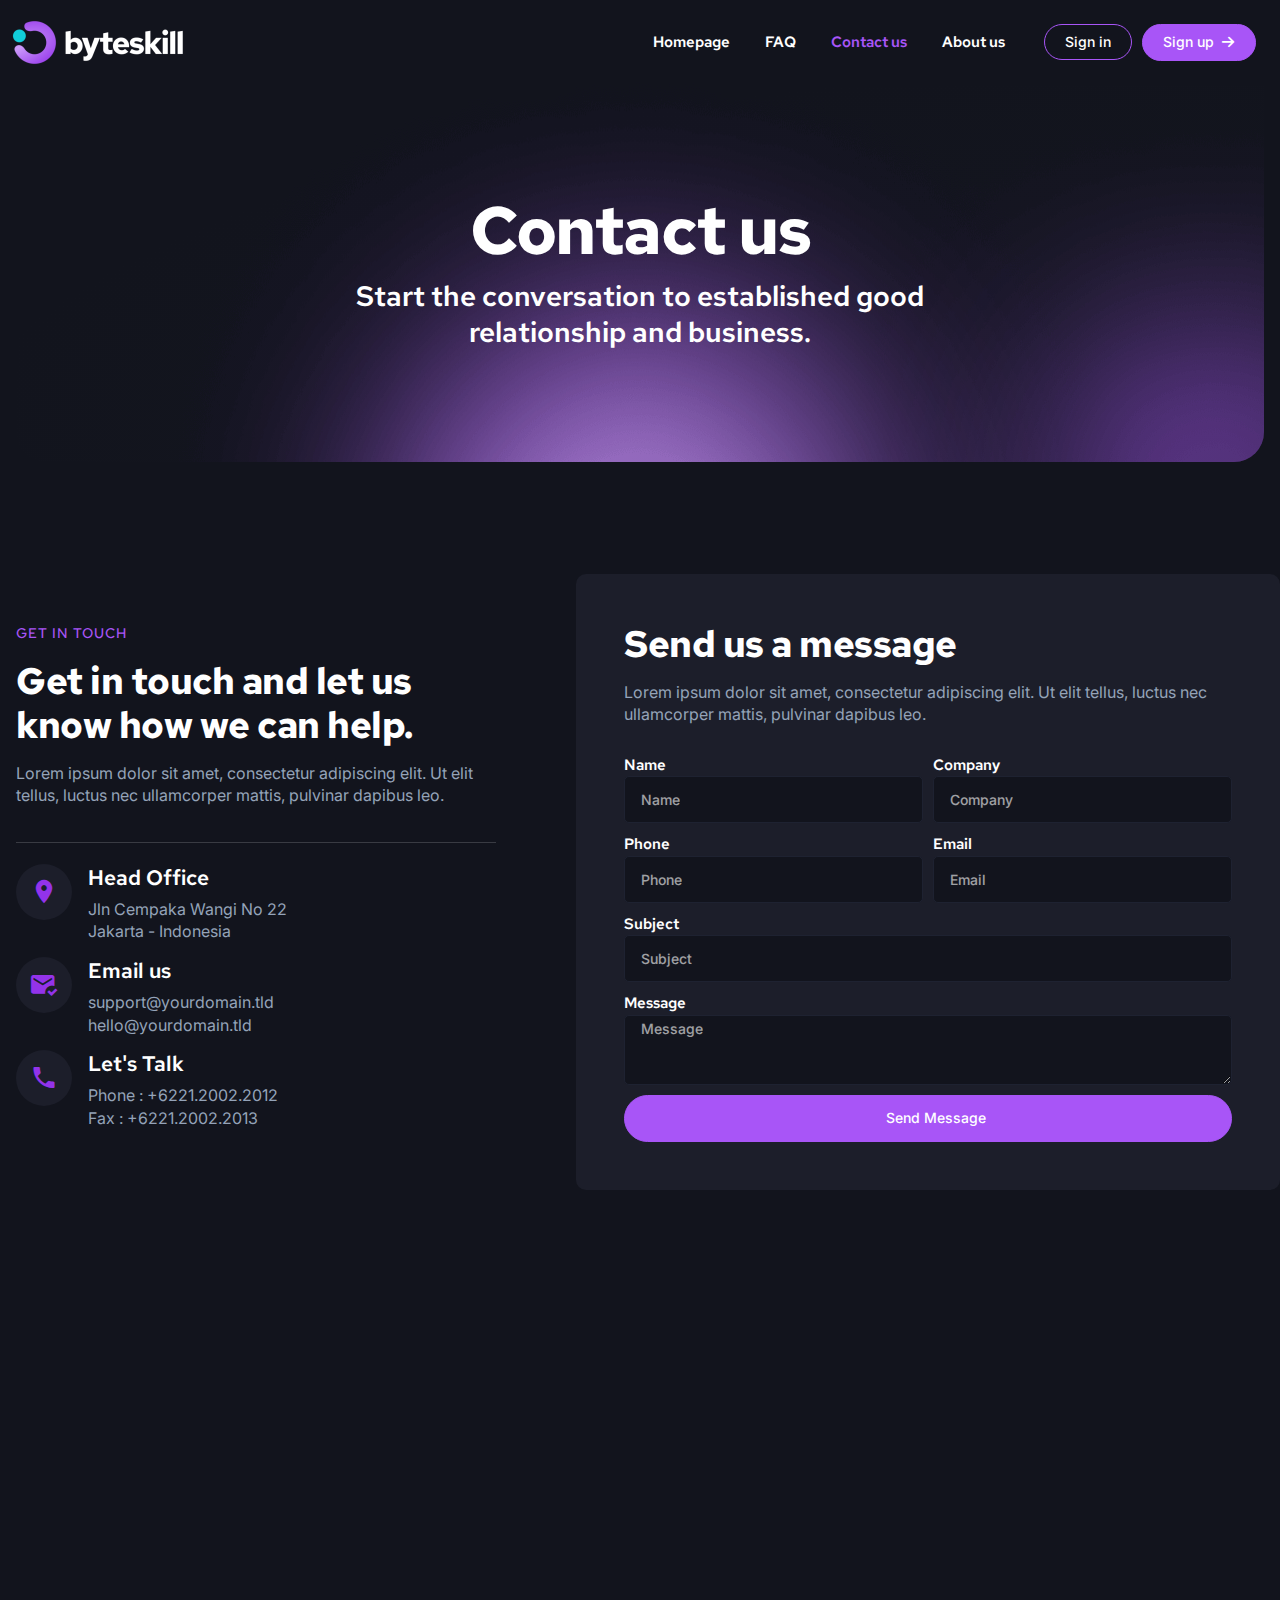
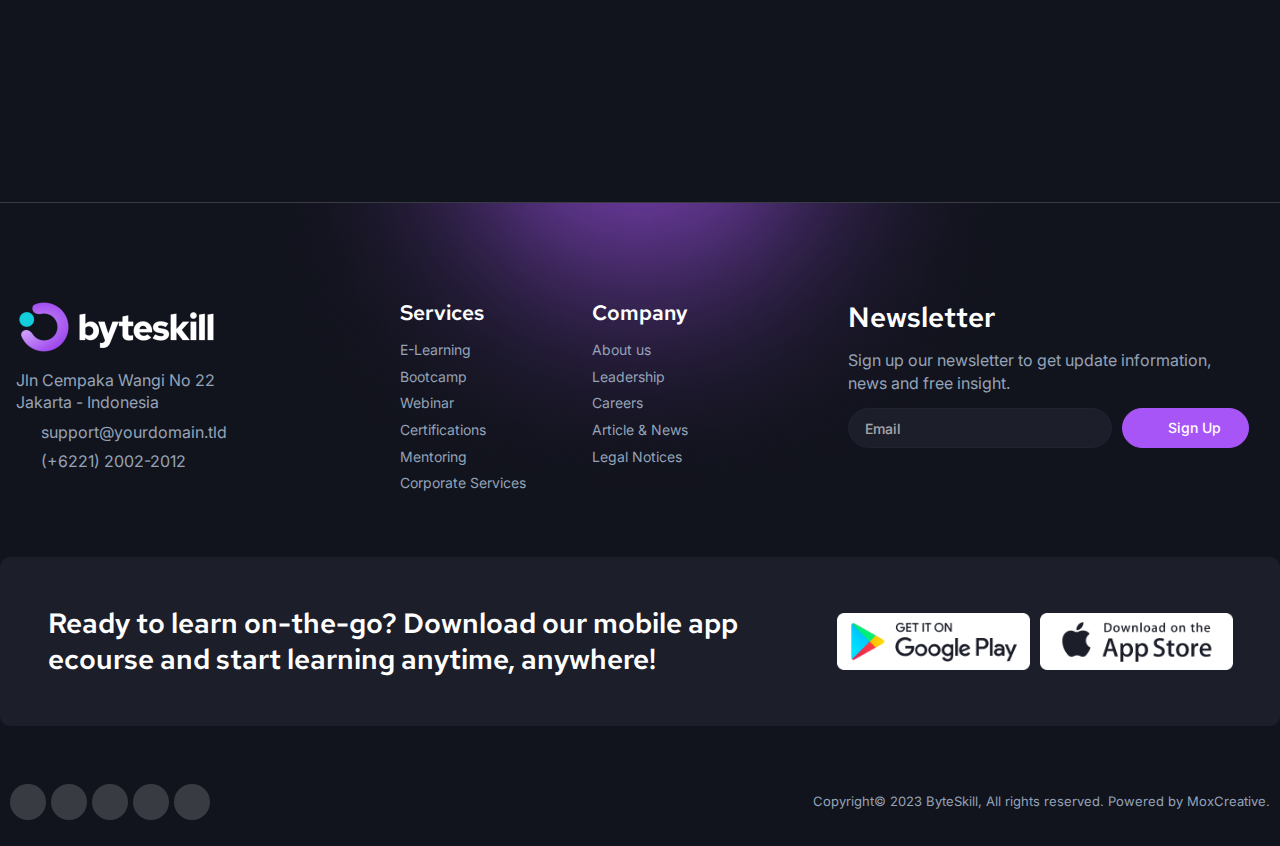
<file: templates/contact.html>
<!doctype html>
<html lang="en-US">

<!-- Mirrored from kitdemo.moxcreative.com/byteskill/template-kit/contact-us/ by HTTrack Website Copier/3.x [XR&CO'2014], Tue, 29 Aug 2023 15:17:49 GMT -->
<!-- Added by HTTrack -->
<meta http-equiv="content-type" content="text/html;charset=UTF-8" /><!-- /Added by HTTrack -->

<head>
    <meta charset="UTF-8">
    <meta name="viewport" content="width=device-width, initial-scale=1">
    <link rel="profile" href="https://gmpg.org/xfn/11">
    <title>Contact us &#8211; ByteSkill</title>
    <meta name='robots' content='max-image-preview:large' />
    <link rel="alternate" type="application/rss+xml" title="ByteSkill &raquo; Feed"
        href="https://kitdemo.moxcreative.com/byteskill/feed/" />
    <link rel="alternate" type="application/rss+xml" title="ByteSkill &raquo; Comments Feed"
        href="https://kitdemo.moxcreative.com/byteskill/comments/feed/" />
    <script>
        window._wpemojiSettings = { "baseUrl": "https:\/\/s.w.org\/images\/core\/emoji\/14.0.0\/72x72\/", "ext": ".png", "svgUrl": "https:\/\/s.w.org\/images\/core\/emoji\/14.0.0\/svg\/", "svgExt": ".svg", "source": { "concatemoji": "https:\/\/kitdemo.moxcreative.com\/byteskill\/wp-includes\/js\/wp-emoji-release.min.js?ver=6.3" } };
        /*! This file is auto-generated */
        !function (i, n) { var o, s, e; function c(e) { try { var t = { supportTests: e, timestamp: (new Date).valueOf() }; sessionStorage.setItem(o, JSON.stringify(t)) } catch (e) { } } function p(e, t, n) { e.clearRect(0, 0, e.canvas.width, e.canvas.height), e.fillText(t, 0, 0); var t = new Uint32Array(e.getImageData(0, 0, e.canvas.width, e.canvas.height).data), r = (e.clearRect(0, 0, e.canvas.width, e.canvas.height), e.fillText(n, 0, 0), new Uint32Array(e.getImageData(0, 0, e.canvas.width, e.canvas.height).data)); return t.every(function (e, t) { return e === r[t] }) } function u(e, t, n) { switch (t) { case "flag": return n(e, "\ud83c\udff3\ufe0f\u200d\u26a7\ufe0f", "\ud83c\udff3\ufe0f\u200b\u26a7\ufe0f") ? !1 : !n(e, "\ud83c\uddfa\ud83c\uddf3", "\ud83c\uddfa\u200b\ud83c\uddf3") && !n(e, "\ud83c\udff4\udb40\udc67\udb40\udc62\udb40\udc65\udb40\udc6e\udb40\udc67\udb40\udc7f", "\ud83c\udff4\u200b\udb40\udc67\u200b\udb40\udc62\u200b\udb40\udc65\u200b\udb40\udc6e\u200b\udb40\udc67\u200b\udb40\udc7f"); case "emoji": return !n(e, "\ud83e\udef1\ud83c\udffb\u200d\ud83e\udef2\ud83c\udfff", "\ud83e\udef1\ud83c\udffb\u200b\ud83e\udef2\ud83c\udfff") }return !1 } function f(e, t, n) { var r = "undefined" != typeof WorkerGlobalScope && self instanceof WorkerGlobalScope ? new OffscreenCanvas(300, 150) : i.createElement("canvas"), a = r.getContext("2d", { willReadFrequently: !0 }), o = (a.textBaseline = "top", a.font = "600 32px Arial", {}); return e.forEach(function (e) { o[e] = t(a, e, n) }), o } function t(e) { var t = i.createElement("script"); t.src = e, t.defer = !0, i.head.appendChild(t) } "undefined" != typeof Promise && (o = "wpEmojiSettingsSupports", s = ["flag", "emoji"], n.supports = { everything: !0, everythingExceptFlag: !0 }, e = new Promise(function (e) { i.addEventListener("DOMContentLoaded", e, { once: !0 }) }), new Promise(function (t) { var n = function () { try { var e = JSON.parse(sessionStorage.getItem(o)); if ("object" == typeof e && "number" == typeof e.timestamp && (new Date).valueOf() < e.timestamp + 604800 && "object" == typeof e.supportTests) return e.supportTests } catch (e) { } return null }(); if (!n) { if ("undefined" != typeof Worker && "undefined" != typeof OffscreenCanvas && "undefined" != typeof URL && URL.createObjectURL && "undefined" != typeof Blob) try { var e = "postMessage(" + f.toString() + "(" + [JSON.stringify(s), u.toString(), p.toString()].join(",") + "));", r = new Blob([e], { type: "text/javascript" }), a = new Worker(URL.createObjectURL(r), { name: "wpTestEmojiSupports" }); return void (a.onmessage = function (e) { c(n = e.data), a.terminate(), t(n) }) } catch (e) { } c(n = f(s, u, p)) } t(n) }).then(function (e) { for (var t in e) n.supports[t] = e[t], n.supports.everything = n.supports.everything && n.supports[t], "flag" !== t && (n.supports.everythingExceptFlag = n.supports.everythingExceptFlag && n.supports[t]); n.supports.everythingExceptFlag = n.supports.everythingExceptFlag && !n.supports.flag, n.DOMReady = !1, n.readyCallback = function () { n.DOMReady = !0 } }).then(function () { return e }).then(function () { var e; n.supports.everything || (n.readyCallback(), (e = n.source || {}).concatemoji ? t(e.concatemoji) : e.wpemoji && e.twemoji && (t(e.twemoji), t(e.wpemoji))) })) }((window, document), window._wpemojiSettings);
    </script>
    <style>
        img.wp-smiley,
        img.emoji {
            display: inline !important;
            border: none !important;
            box-shadow: none !important;
            height: 1em !important;
            width: 1em !important;
            margin: 0 0.07em !important;
            vertical-align: -0.1em !important;
            background: none !important;
            padding: 0 !important;
        }
    </style>
    <link rel='stylesheet' id='wp-block-library-css'
        href='../static/css/style.minf801.css?ver=6.3' media='all' />
    <style id='classic-theme-styles-inline-css'>
        /*! This file is auto-generated */
        .wp-block-button__link {
            color: #fff;
            background-color: #32373c;
            border-radius: 9999px;
            box-shadow: none;
            text-decoration: none;
            padding: calc(.667em + 2px) calc(1.333em + 2px);
            font-size: 1.125em
        }

        .wp-block-file__button {
            background: #32373c;
            color: #fff;
            text-decoration: none
        }
    </style>
    <style id='global-styles-inline-css'>
        body {
            --wp--preset--color--black: #000000;
            --wp--preset--color--cyan-bluish-gray: #abb8c3;
            --wp--preset--color--white: #ffffff;
            --wp--preset--color--pale-pink: #f78da7;
            --wp--preset--color--vivid-red: #cf2e2e;
            --wp--preset--color--luminous-vivid-orange: #ff6900;
            --wp--preset--color--luminous-vivid-amber: #fcb900;
            --wp--preset--color--light-green-cyan: #7bdcb5;
            --wp--preset--color--vivid-green-cyan: #00d084;
            --wp--preset--color--pale-cyan-blue: #8ed1fc;
            --wp--preset--color--vivid-cyan-blue: #0693e3;
            --wp--preset--color--vivid-purple: #9b51e0;
            --wp--preset--gradient--vivid-cyan-blue-to-vivid-purple: linear-gradient(135deg, rgba(6, 147, 227, 1) 0%, rgb(155, 81, 224) 100%);
            --wp--preset--gradient--light-green-cyan-to-vivid-green-cyan: linear-gradient(135deg, rgb(122, 220, 180) 0%, rgb(0, 208, 130) 100%);
            --wp--preset--gradient--luminous-vivid-amber-to-luminous-vivid-orange: linear-gradient(135deg, rgba(252, 185, 0, 1) 0%, rgba(255, 105, 0, 1) 100%);
            --wp--preset--gradient--luminous-vivid-orange-to-vivid-red: linear-gradient(135deg, rgba(255, 105, 0, 1) 0%, rgb(207, 46, 46) 100%);
            --wp--preset--gradient--very-light-gray-to-cyan-bluish-gray: linear-gradient(135deg, rgb(238, 238, 238) 0%, rgb(169, 184, 195) 100%);
            --wp--preset--gradient--cool-to-warm-spectrum: linear-gradient(135deg, rgb(74, 234, 220) 0%, rgb(151, 120, 209) 20%, rgb(207, 42, 186) 40%, rgb(238, 44, 130) 60%, rgb(251, 105, 98) 80%, rgb(254, 248, 76) 100%);
            --wp--preset--gradient--blush-light-purple: linear-gradient(135deg, rgb(255, 206, 236) 0%, rgb(152, 150, 240) 100%);
            --wp--preset--gradient--blush-bordeaux: linear-gradient(135deg, rgb(254, 205, 165) 0%, rgb(254, 45, 45) 50%, rgb(107, 0, 62) 100%);
            --wp--preset--gradient--luminous-dusk: linear-gradient(135deg, rgb(255, 203, 112) 0%, rgb(199, 81, 192) 50%, rgb(65, 88, 208) 100%);
            --wp--preset--gradient--pale-ocean: linear-gradient(135deg, rgb(255, 245, 203) 0%, rgb(182, 227, 212) 50%, rgb(51, 167, 181) 100%);
            --wp--preset--gradient--electric-grass: linear-gradient(135deg, rgb(202, 248, 128) 0%, rgb(113, 206, 126) 100%);
            --wp--preset--gradient--midnight: linear-gradient(135deg, rgb(2, 3, 129) 0%, rgb(40, 116, 252) 100%);
            --wp--preset--font-size--small: 13px;
            --wp--preset--font-size--medium: 20px;
            --wp--preset--font-size--large: 36px;
            --wp--preset--font-size--x-large: 42px;
            --wp--preset--spacing--20: 0.44rem;
            --wp--preset--spacing--30: 0.67rem;
            --wp--preset--spacing--40: 1rem;
            --wp--preset--spacing--50: 1.5rem;
            --wp--preset--spacing--60: 2.25rem;
            --wp--preset--spacing--70: 3.38rem;
            --wp--preset--spacing--80: 5.06rem;
            --wp--preset--shadow--natural: 6px 6px 9px rgba(0, 0, 0, 0.2);
            --wp--preset--shadow--deep: 12px 12px 50px rgba(0, 0, 0, 0.4);
            --wp--preset--shadow--sharp: 6px 6px 0px rgba(0, 0, 0, 0.2);
            --wp--preset--shadow--outlined: 6px 6px 0px -3px rgba(255, 255, 255, 1), 6px 6px rgba(0, 0, 0, 1);
            --wp--preset--shadow--crisp: 6px 6px 0px rgba(0, 0, 0, 1);
        }

        :where(.is-layout-flex) {
            gap: 0.5em;
        }

        :where(.is-layout-grid) {
            gap: 0.5em;
        }

        body .is-layout-flow>.alignleft {
            float: left;
            margin-inline-start: 0;
            margin-inline-end: 2em;
        }

        body .is-layout-flow>.alignright {
            float: right;
            margin-inline-start: 2em;
            margin-inline-end: 0;
        }

        body .is-layout-flow>.aligncenter {
            margin-left: auto !important;
            margin-right: auto !important;
        }

        body .is-layout-constrained>.alignleft {
            float: left;
            margin-inline-start: 0;
            margin-inline-end: 2em;
        }

        body .is-layout-constrained>.alignright {
            float: right;
            margin-inline-start: 2em;
            margin-inline-end: 0;
        }

        body .is-layout-constrained>.aligncenter {
            margin-left: auto !important;
            margin-right: auto !important;
        }

        body .is-layout-constrained> :where(:not(.alignleft):not(.alignright):not(.alignfull)) {
            max-width: var(--wp--style--global--content-size);
            margin-left: auto !important;
            margin-right: auto !important;
        }

        body .is-layout-constrained>.alignwide {
            max-width: var(--wp--style--global--wide-size);
        }

        body .is-layout-flex {
            display: flex;
        }

        body .is-layout-flex {
            flex-wrap: wrap;
            align-items: center;
        }

        body .is-layout-flex>* {
            margin: 0;
        }

        body .is-layout-grid {
            display: grid;
        }

        body .is-layout-grid>* {
            margin: 0;
        }

        :where(.wp-block-columns.is-layout-flex) {
            gap: 2em;
        }

        :where(.wp-block-columns.is-layout-grid) {
            gap: 2em;
        }

        :where(.wp-block-post-template.is-layout-flex) {
            gap: 1.25em;
        }

        :where(.wp-block-post-template.is-layout-grid) {
            gap: 1.25em;
        }

        .has-black-color {
            color: var(--wp--preset--color--black) !important;
        }

        .has-cyan-bluish-gray-color {
            color: var(--wp--preset--color--cyan-bluish-gray) !important;
        }

        .has-white-color {
            color: var(--wp--preset--color--white) !important;
        }

        .has-pale-pink-color {
            color: var(--wp--preset--color--pale-pink) !important;
        }

        .has-vivid-red-color {
            color: var(--wp--preset--color--vivid-red) !important;
        }

        .has-luminous-vivid-orange-color {
            color: var(--wp--preset--color--luminous-vivid-orange) !important;
        }

        .has-luminous-vivid-amber-color {
            color: var(--wp--preset--color--luminous-vivid-amber) !important;
        }

        .has-light-green-cyan-color {
            color: var(--wp--preset--color--light-green-cyan) !important;
        }

        .has-vivid-green-cyan-color {
            color: var(--wp--preset--color--vivid-green-cyan) !important;
        }

        .has-pale-cyan-blue-color {
            color: var(--wp--preset--color--pale-cyan-blue) !important;
        }

        .has-vivid-cyan-blue-color {
            color: var(--wp--preset--color--vivid-cyan-blue) !important;
        }

        .has-vivid-purple-color {
            color: var(--wp--preset--color--vivid-purple) !important;
        }

        .has-black-background-color {
            background-color: var(--wp--preset--color--black) !important;
        }

        .has-cyan-bluish-gray-background-color {
            background-color: var(--wp--preset--color--cyan-bluish-gray) !important;
        }

        .has-white-background-color {
            background-color: var(--wp--preset--color--white) !important;
        }

        .has-pale-pink-background-color {
            background-color: var(--wp--preset--color--pale-pink) !important;
        }

        .has-vivid-red-background-color {
            background-color: var(--wp--preset--color--vivid-red) !important;
        }

        .has-luminous-vivid-orange-background-color {
            background-color: var(--wp--preset--color--luminous-vivid-orange) !important;
        }

        .has-luminous-vivid-amber-background-color {
            background-color: var(--wp--preset--color--luminous-vivid-amber) !important;
        }

        .has-light-green-cyan-background-color {
            background-color: var(--wp--preset--color--light-green-cyan) !important;
        }

        .has-vivid-green-cyan-background-color {
            background-color: var(--wp--preset--color--vivid-green-cyan) !important;
        }

        .has-pale-cyan-blue-background-color {
            background-color: var(--wp--preset--color--pale-cyan-blue) !important;
        }

        .has-vivid-cyan-blue-background-color {
            background-color: var(--wp--preset--color--vivid-cyan-blue) !important;
        }

        .has-vivid-purple-background-color {
            background-color: var(--wp--preset--color--vivid-purple) !important;
        }

        .has-black-border-color {
            border-color: var(--wp--preset--color--black) !important;
        }

        .has-cyan-bluish-gray-border-color {
            border-color: var(--wp--preset--color--cyan-bluish-gray) !important;
        }

        .has-white-border-color {
            border-color: var(--wp--preset--color--white) !important;
        }

        .has-pale-pink-border-color {
            border-color: var(--wp--preset--color--pale-pink) !important;
        }

        .has-vivid-red-border-color {
            border-color: var(--wp--preset--color--vivid-red) !important;
        }

        .has-luminous-vivid-orange-border-color {
            border-color: var(--wp--preset--color--luminous-vivid-orange) !important;
        }

        .has-luminous-vivid-amber-border-color {
            border-color: var(--wp--preset--color--luminous-vivid-amber) !important;
        }

        .has-light-green-cyan-border-color {
            border-color: var(--wp--preset--color--light-green-cyan) !important;
        }

        .has-vivid-green-cyan-border-color {
            border-color: var(--wp--preset--color--vivid-green-cyan) !important;
        }

        .has-pale-cyan-blue-border-color {
            border-color: var(--wp--preset--color--pale-cyan-blue) !important;
        }

        .has-vivid-cyan-blue-border-color {
            border-color: var(--wp--preset--color--vivid-cyan-blue) !important;
        }

        .has-vivid-purple-border-color {
            border-color: var(--wp--preset--color--vivid-purple) !important;
        }

        .has-vivid-cyan-blue-to-vivid-purple-gradient-background {
            background: var(--wp--preset--gradient--vivid-cyan-blue-to-vivid-purple) !important;
        }

        .has-light-green-cyan-to-vivid-green-cyan-gradient-background {
            background: var(--wp--preset--gradient--light-green-cyan-to-vivid-green-cyan) !important;
        }

        .has-luminous-vivid-amber-to-luminous-vivid-orange-gradient-background {
            background: var(--wp--preset--gradient--luminous-vivid-amber-to-luminous-vivid-orange) !important;
        }

        .has-luminous-vivid-orange-to-vivid-red-gradient-background {
            background: var(--wp--preset--gradient--luminous-vivid-orange-to-vivid-red) !important;
        }

        .has-very-light-gray-to-cyan-bluish-gray-gradient-background {
            background: var(--wp--preset--gradient--very-light-gray-to-cyan-bluish-gray) !important;
        }

        .has-cool-to-warm-spectrum-gradient-background {
            background: var(--wp--preset--gradient--cool-to-warm-spectrum) !important;
        }

        .has-blush-light-purple-gradient-background {
            background: var(--wp--preset--gradient--blush-light-purple) !important;
        }

        .has-blush-bordeaux-gradient-background {
            background: var(--wp--preset--gradient--blush-bordeaux) !important;
        }

        .has-luminous-dusk-gradient-background {
            background: var(--wp--preset--gradient--luminous-dusk) !important;
        }

        .has-pale-ocean-gradient-background {
            background: var(--wp--preset--gradient--pale-ocean) !important;
        }

        .has-electric-grass-gradient-background {
            background: var(--wp--preset--gradient--electric-grass) !important;
        }

        .has-midnight-gradient-background {
            background: var(--wp--preset--gradient--midnight) !important;
        }

        .has-small-font-size {
            font-size: var(--wp--preset--font-size--small) !important;
        }

        .has-medium-font-size {
            font-size: var(--wp--preset--font-size--medium) !important;
        }

        .has-large-font-size {
            font-size: var(--wp--preset--font-size--large) !important;
        }

        .has-x-large-font-size {
            font-size: var(--wp--preset--font-size--x-large) !important;
        }

        .wp-block-navigation a:where(:not(.wp-element-button)) {
            color: inherit;
        }

        :where(.wp-block-post-template.is-layout-flex) {
            gap: 1.25em;
        }

        :where(.wp-block-post-template.is-layout-grid) {
            gap: 1.25em;
        }

        :where(.wp-block-columns.is-layout-flex) {
            gap: 2em;
        }

        :where(.wp-block-columns.is-layout-grid) {
            gap: 2em;
        }

        .wp-block-pullquote {
            font-size: 1.5em;
            line-height: 1.6;
        }
    </style>
    <link rel='stylesheet' id='template-kit-export-css'
        href='../static/plugins/template-kit-export/public/assets/css/template-kit-export-public.min365c.css?ver=1.0.21'
        media='all' />
    <link rel='stylesheet' id='hello-elementor-css'
        href='../static/themes/hello-elementor/style.min1102.css?ver=2.8.1' media='all' />
    <link rel='stylesheet' id='hello-elementor-theme-style-css'
        href='../static/themes/hello-elementor/theme.min1102.css?ver=2.8.1' media='all' />
    <link rel='stylesheet' id='elementor-frontend-css'
        href='../static/plugins/elementor/assets/css/frontend-lite.minb73d.css?ver=3.15.3' media='all' />
    <link rel='stylesheet' id='elementor-post-9-css'
        href='../static/uploads/sites/9/elementor/css/post-95c46.css?ver=1692635822' media='all' />
    <link rel='stylesheet' id='elementor-icons-css'
        href='../static/plugins/elementor/assets/lib/eicons/css/elementor-icons.mind618.css?ver=5.21.0'
        media='all' />
    <link rel='stylesheet' id='swiper-css'
        href='../static/plugins/elementor/assets/lib/swiper/v8/css/swiper.min94a4.css?ver=8.4.5' media='all' />
    <link rel='stylesheet' id='elementor-pro-css'
        href='../static/plugins/elementor-pro/assets/css/frontend-lite.mina1c3.css?ver=3.14.1' media='all' />
    <link rel='stylesheet' id='elementor-post-171-css'
        href='../static/uploads/sites/9/elementor/css/post-17165fb.css?ver=1692647087' media='all' />
    <link rel='stylesheet' id='elementor-post-48-css'
        href='../static/uploads/sites/9/elementor/css/post-48e4ab.css?ver=1692635823' media='all' />
    <link rel='stylesheet' id='elementor-post-68-css'
        href='../static/uploads/sites/9/elementor/css/post-68e4ab.css?ver=1692635823' media='all' />
    <link rel='stylesheet' id='elementor-icons-ekiticons-css'
        href='../static/plugins/elementskit-lite/modules/elementskit-icon-pack/assets/css/ekiticonsab7d.css?ver=2.9.2'
        media='all' />
    <link rel='stylesheet' id='skb-cife-brands_icon-css'
        href='../static/plugins/skyboot-custom-icons-for-elementor/assets/css/icomoon_brands19f6.css?ver=1.0.7'
        media='all' />
    <link rel='stylesheet' id='skb-cife-devicons_icon-css'
        href='../static/plugins/skyboot-custom-icons-for-elementor/assets/css/devicons.min19f6.css?ver=1.0.7'
        media='all' />
    <link rel='stylesheet' id='skb-cife-elegant_icon-css'
        href='../static/plugins/skyboot-custom-icons-for-elementor/assets/css/elegant19f6.css?ver=1.0.7'
        media='all' />
    <link rel='stylesheet' id='skb-cife-elusive_icon-css'
        href='../static/plugins/skyboot-custom-icons-for-elementor/assets/css/elusive-icons.min19f6.css?ver=1.0.7'
        media='all' />
    <link rel='stylesheet' id='skb-cife-icofont_icon-css'
        href='../static/plugins/skyboot-custom-icons-for-elementor/assets/css/icofont.min19f6.css?ver=1.0.7'
        media='all' />
    <link rel='stylesheet' id='skb-cife-icomoon_icon-css'
        href='../static/plugins/skyboot-custom-icons-for-elementor/assets/css/icomoon19f6.css?ver=1.0.7'
        media='all' />
    <link rel='stylesheet' id='skb-cife-iconic_icon-css'
        href='../static/plugins/skyboot-custom-icons-for-elementor/assets/css/iconic19f6.css?ver=1.0.7'
        media='all' />
    <link rel='stylesheet' id='skb-cife-ion_icon-css'
        href='../static/plugins/skyboot-custom-icons-for-elementor/assets/css/ionicons.min19f6.css?ver=1.0.7'
        media='all' />
    <link rel='stylesheet' id='skb-cife-linearicons_icon-css'
        href='../static/plugins/skyboot-custom-icons-for-elementor/assets/css/linearicons19f6.css?ver=1.0.7'
        media='all' />
    <link rel='stylesheet' id='skb-cife-lineawesome_icon-css'
        href='../static/plugins/skyboot-custom-icons-for-elementor/assets/css/line-awesome.min19f6.css?ver=1.0.7'
        media='all' />
    <link rel='stylesheet' id='skb-cife-line_icon-css'
        href='../static/plugins/skyboot-custom-icons-for-elementor/assets/css/lineicons19f6.css?ver=1.0.7'
        media='all' />
    <link rel='stylesheet' id='skb-cife-materialdesign_icon-css'
        href='../static/plugins/skyboot-custom-icons-for-elementor/assets/css/materialdesignicons.min19f6.css?ver=1.0.7'
        media='all' />
    <link rel='stylesheet' id='skb-cife-open_iconic-css'
        href='../static/plugins/skyboot-custom-icons-for-elementor/assets/css/open-iconic19f6.css?ver=1.0.7'
        media='all' />
    <link rel='stylesheet' id='skb-cife-simpleline_icon-css'
        href='../static/plugins/skyboot-custom-icons-for-elementor/assets/css/simple-line-icons19f6.css?ver=1.0.7'
        media='all' />
    <link rel='stylesheet' id='skb-cife-themify_icon-css'
        href='../static/plugins/skyboot-custom-icons-for-elementor/assets/css/themify19f6.css?ver=1.0.7'
        media='all' />
    <link rel='stylesheet' id='ekit-widget-styles-css'
        href='../static/plugins/elementskit-lite/widgets/init/assets/css/widget-stylesab7d.css?ver=2.9.2'
        media='all' />
    <link rel='stylesheet' id='ekit-responsive-css'
        href='../static/plugins/elementskit-lite/widgets/init/assets/css/responsiveab7d.css?ver=2.9.2'
        media='all' />
    <link rel='stylesheet' id='google-fonts-1-css'
        href='https://fonts.googleapis.com/css?family=Red+Hat+Text%3A100%2C100italic%2C200%2C200italic%2C300%2C300italic%2C400%2C400italic%2C500%2C500italic%2C600%2C600italic%2C700%2C700italic%2C800%2C800italic%2C900%2C900italic%7CInter%3A100%2C100italic%2C200%2C200italic%2C300%2C300italic%2C400%2C400italic%2C500%2C500italic%2C600%2C600italic%2C700%2C700italic%2C800%2C800italic%2C900%2C900italic&amp;display=auto&amp;ver=6.3'
        media='all' />
    <link rel='stylesheet' id='elementor-icons-skb_cife-materialdesign-icon-css'
        href='../static/plugins/skyboot-custom-icons-for-elementor/assets/css/materialdesignicons.min19f6.css?ver=1.0.7'
        media='all' />
    <link rel='stylesheet' id='elementor-icons-shared-0-css'
        href='../static/plugins/elementor/assets/lib/font-awesome/css/fontawesome.min52d5.css?ver=5.15.3'
        media='all' />
    <link rel='stylesheet' id='elementor-icons-fa-regular-css'
        href='../static/plugins/elementor/assets/lib/font-awesome/css/regular.min52d5.css?ver=5.15.3'
        media='all' />
    <link rel='stylesheet' id='elementor-icons-fa-solid-css'
        href='../static/plugins/elementor/assets/lib/font-awesome/css/solid.min52d5.css?ver=5.15.3'
        media='all' />
    <link rel='stylesheet' id='elementor-icons-skb_cife-themify-icon-css'
        href='../static/plugins/skyboot-custom-icons-for-elementor/assets/css/themify19f6.css?ver=1.0.7'
        media='all' />
    <link rel='stylesheet' id='elementor-icons-skb_cife-icomoon-icon-css'
        href='../static/plugins/skyboot-custom-icons-for-elementor/assets/css/icomoon19f6.css?ver=1.0.7'
        media='all' />
    <link rel='stylesheet' id='elementor-icons-skb_cife-simple_line-icon-css'
        href='../static/plugins/skyboot-custom-icons-for-elementor/assets/css/simple-line-icons19f6.css?ver=1.0.7'
        media='all' />
    <link rel='stylesheet' id='elementor-icons-fa-brands-css'
        href='../static/plugins/elementor/assets/lib/font-awesome/css/brands.min52d5.css?ver=5.15.3'
        media='all' />
    <link rel="preconnect" href="https://fonts.gstatic.com/" crossorigin>
    <script src='../static/js/jquery/jquery.min3088.js?ver=3.7.0' id='jquery-core-js'></script>
    <script src='../static/js/jquery/jquery-migrate.min5589.js?ver=3.4.1' id='jquery-migrate-js'></script>
    <script
        src='../static/plugins/template-kit-export/public/assets/js/template-kit-export-public.min365c.js?ver=1.0.21'
        id='template-kit-export-js'></script>
    <link rel="https://api.w.org/" href="https://kitdemo.moxcreative.com/byteskill/wp-json/" />
    <link rel="EditURI" type="application/rsd+xml" title="RSD"
        href="https://kitdemo.moxcreative.com/byteskill/xmlrpc.php?rsd" />
    <meta name="generator" content="WordPress 6.3" />
    <link rel="canonical" href="index.html" />
    <link rel='shortlink' href='https://kitdemo.moxcreative.com/byteskill/?p=171' />
    <link rel="alternate" type="application/json+oembed"
        href="https://kitdemo.moxcreative.com/byteskill/wp-json/oembed/1.0/embed?url=https%3A%2F%2Fkitdemo.moxcreative.com%2Fbyteskill%2Ftemplate-kit%2Fcontact-us%2F" />
    <link rel="alternate" type="text/xml+oembed"
        href="https://kitdemo.moxcreative.com/byteskill/wp-json/oembed/1.0/embed?url=https%3A%2F%2Fkitdemo.moxcreative.com%2Fbyteskill%2Ftemplate-kit%2Fcontact-us%2F&amp;format=xml" />
    <meta name="generator"
        content="Elementor 3.15.3; features: e_dom_optimization, e_optimized_assets_loading, e_optimized_css_loading, additional_custom_breakpoints; settings: css_print_method-external, google_font-enabled, font_display-auto">
</head>

<body
    class="envato_tk_templates-template envato_tk_templates-template-elementor_header_footer single single-envato_tk_templates postid-171 elementor-default elementor-template-full-width elementor-kit-9 elementor-page elementor-page-171">


    <a class="skip-link screen-reader-text" href="#content">Skip to content</a>

    <div data-elementor-type="header" data-elementor-id="48" class="elementor elementor-48 elementor-location-header"
        data-elementor-post-type="elementor_library">
        <section
            class="elementor-section elementor-top-section elementor-element elementor-element-2f18745 elementor-section-content-middle elementor-section-boxed elementor-section-height-default elementor-section-height-default"
            data-id="2f18745" data-element_type="section">
            <div class="elementor-container elementor-column-gap-default">
                <div class="elementor-column elementor-col-33 elementor-top-column elementor-element elementor-element-87ccf0a"
                    data-id="87ccf0a" data-element_type="column">
                    <div class="elementor-widget-wrap elementor-element-populated">
                        <div class="elementor-element elementor-element-e6a38f6 elementor-widget elementor-widget-image"
                            data-id="e6a38f6" data-element_type="widget" data-widget_type="image.default">
                            <div class="elementor-widget-container">
                                <style>
                                    /*! elementor - v3.15.0 - 20-08-2023 */
                                    .elementor-widget-image {
                                        text-align: center
                                    }

                                    .elementor-widget-image a {
                                        display: inline-block
                                    }

                                    .elementor-widget-image a img[src$=".svg"] {
                                        width: 48px
                                    }

                                    .elementor-widget-image img {
                                        vertical-align: middle;
                                        display: inline-block
                                    }
                                </style> <a href="https://kitdemo.moxcreative.com/byteskill">
                                    <img src="../static/uploads/sites/9/elementor/thumbs/Logo_ByteSkill-q9us7ctuu2dqj1122troizv46idgamm1zdqdrq9vy8.png"
                                        title="Logo_ByteSkill" alt="Logo_ByteSkill" loading="lazy" /> </a>
                            </div>
                        </div>
                    </div>
                </div>
                <div class="elementor-column elementor-col-33 elementor-top-column elementor-element elementor-element-71fb73e"
                    data-id="71fb73e" data-element_type="column">
                    <div class="elementor-widget-wrap elementor-element-populated">
                        <div class="elementor-element elementor-element-22e0e01 elementor-nav-menu__align-right elementor-nav-menu--stretch elementor-nav-menu--dropdown-tablet elementor-nav-menu__text-align-aside elementor-nav-menu--toggle elementor-nav-menu--burger elementor-widget elementor-widget-nav-menu"
                            data-id="22e0e01" data-element_type="widget"
                            data-settings="{&quot;submenu_icon&quot;:{&quot;value&quot;:&quot;&lt;i class=\&quot;fas fa-angle-down\&quot;&gt;&lt;\/i&gt;&quot;,&quot;library&quot;:&quot;fa-solid&quot;},&quot;full_width&quot;:&quot;stretch&quot;,&quot;layout&quot;:&quot;horizontal&quot;,&quot;toggle&quot;:&quot;burger&quot;}"
                            data-widget_type="nav-menu.default">
                            <div class="elementor-widget-container">
								<link rel="stylesheet"
									href="../static/plugins/elementor-pro/assets/css/widget-nav-menu.min.css">
								<nav
									class="elementor-nav-menu--main elementor-nav-menu__container elementor-nav-menu--layout-horizontal e--pointer-none">
									<ul id="menu-1-22e0e01" class="elementor-nav-menu">
										<li
											class="menu-item menu-item-type-custom menu-item-object-custom current-menu-item menu-item-35">
											<a href="index.html" aria-current="page"
												class="elementor-item">Homepage</a>
										</li>

										<li
											class="menu-item menu-item-type-custom menu-item-object-custom menu-item-46">
											<a href="faq.html"
												class="elementor-item">FAQ</a>
										</li>
										<li
											class="menu-item menu-item-type-custom menu-item-object-custom menu-item-41">
											<a href="contact.html"
												class="elementor-item elementor-item-active">Contact us</a>
										</li>

										<li
											class="menu-item menu-item-type-custom menu-item-object-custom menu-item-41">
											<a href="about.html"
												class="elementor-item">About us</a>
										</li>
									</ul>
								</nav>
								<div class="elementor-menu-toggle" role="button" tabindex="0" aria-label="Menu Toggle"
									aria-expanded="false">
									<i aria-hidden="true" role="presentation"
										class="elementor-menu-toggle__icon--open  ti-menu"></i><i aria-hidden="true"
										role="presentation" class="elementor-menu-toggle__icon--close  ti-close"></i>
									<span class="elementor-screen-only">Menu</span>
								</div>
								<nav class="elementor-nav-menu--dropdown elementor-nav-menu__container"
									aria-hidden="true">
									<ul id="menu-2-22e0e01" class="elementor-nav-menu">
										<li
											class="menu-item menu-item-type-custom menu-item-object-custom current-menu-item menu-item-35">
											<a href="index.html" aria-current="page"
												class="elementor-item" tabindex="-1">Homepage</a>
										</li>
										<li
											class="menu-item menu-item-type-custom menu-item-object-custom menu-item-46">
											<a href="faq.html"
												class="elementor-item" tabindex="-1">FAQ</a>
										</li>
										<li
											class="menu-item menu-item-type-custom menu-item-object-custom menu-item-41">
											<a href="contact.html"
												class="elementor-item elementor-item-active" tabindex="-1">Contact us</a>
										</li>
										<li
											class="menu-item menu-item-type-custom menu-item-object-custom menu-item-41">
											<a href="about.html"
												class="elementor-item" tabindex="-1">About us</a>
										</li>
									</ul>
								</nav>
							</div>
                        </div>
                    </div>
                </div>
                <div class="elementor-column elementor-col-33 elementor-top-column elementor-element elementor-element-5382ae4 elementor-hidden-mobile"
                    data-id="5382ae4" data-element_type="column">
                    <div class="elementor-widget-wrap elementor-element-populated">
                        <div class="elementor-element elementor-element-f7ac17d elementor-widget__width-auto elementor-widget elementor-widget-button"
                            data-id="f7ac17d" data-element_type="widget" data-widget_type="button.default">
                            <div class="elementor-widget-container">
                                <div class="elementor-button-wrapper">
                                    <a class="elementor-button elementor-button-link elementor-size-xs" href="#">
                                        <span class="elementor-button-content-wrapper">
                                            <span class="elementor-button-text">Sign in</span>
                                        </span>
                                    </a>
                                </div>
                            </div>
                        </div>
                        <div class="elementor-element elementor-element-5f4ff4e elementor-widget__width-auto elementor-widget elementor-widget-button"
                            data-id="5f4ff4e" data-element_type="widget" data-widget_type="button.default">
                            <div class="elementor-widget-container">
                                <div class="elementor-button-wrapper">
                                    <a class="elementor-button elementor-button-link elementor-size-xs" href="#">
                                        <span class="elementor-button-content-wrapper">
                                            <span class="elementor-button-icon elementor-align-icon-right">
                                                <i aria-hidden="true" class="icomoon icomoon-arrow-right2"></i> </span>
                                            <span class="elementor-button-text">Sign up</span>
                                        </span>
                                    </a>
                                </div>
                            </div>
                        </div>
                    </div>
                </div>
            </div>
        </section>
    </div>
    <div data-elementor-type="wp-post" data-elementor-id="171" class="elementor elementor-171"
        data-elementor-post-type="envato_tk_templates">
        <section
            class="elementor-section elementor-top-section elementor-element elementor-element-a5eb9a9 elementor-section-full_width elementor-section-height-default elementor-section-height-default"
            data-id="a5eb9a9" data-element_type="section"
            data-settings="{&quot;background_background&quot;:&quot;classic&quot;}">
            <div class="elementor-container elementor-column-gap-default">
                <div class="elementor-column elementor-col-100 elementor-top-column elementor-element elementor-element-c33d21c"
                    data-id="c33d21c" data-element_type="column"
                    data-settings="{&quot;background_background&quot;:&quot;classic&quot;,&quot;background_motion_fx_motion_fx_scrolling&quot;:&quot;yes&quot;,&quot;background_motion_fx_devices&quot;:[&quot;desktop&quot;,&quot;tablet&quot;,&quot;mobile&quot;]}">
                    <div class="elementor-widget-wrap elementor-element-populated">
                        <div class="elementor-background-overlay"></div>
                        <section
                            class="elementor-section elementor-inner-section elementor-element elementor-element-cefd215 elementor-section-boxed elementor-section-height-default elementor-section-height-default"
                            data-id="cefd215" data-element_type="section">
                            <div class="elementor-container elementor-column-gap-default">
                                <div class="elementor-column elementor-col-100 elementor-inner-column elementor-element elementor-element-99422d2"
                                    data-id="99422d2" data-element_type="column">
                                    <div class="elementor-widget-wrap elementor-element-populated">
                                        <div class="elementor-element elementor-element-4fa2c03 elementor-invisible elementor-widget elementor-widget-heading"
                                            data-id="4fa2c03" data-element_type="widget"
                                            data-settings="{&quot;_animation&quot;:&quot;fadeInUp&quot;}"
                                            data-widget_type="heading.default">
                                            <div class="elementor-widget-container">
                                                <style>
                                                    /*! elementor - v3.15.0 - 20-08-2023 */
                                                    .elementor-heading-title {
                                                        padding: 0;
                                                        margin: 0;
                                                        line-height: 1
                                                    }

                                                    .elementor-widget-heading .elementor-heading-title[class*=elementor-size-]>a {
                                                        color: inherit;
                                                        font-size: inherit;
                                                        line-height: inherit
                                                    }

                                                    .elementor-widget-heading .elementor-heading-title.elementor-size-small {
                                                        font-size: 15px
                                                    }

                                                    .elementor-widget-heading .elementor-heading-title.elementor-size-medium {
                                                        font-size: 19px
                                                    }

                                                    .elementor-widget-heading .elementor-heading-title.elementor-size-large {
                                                        font-size: 29px
                                                    }

                                                    .elementor-widget-heading .elementor-heading-title.elementor-size-xl {
                                                        font-size: 39px
                                                    }

                                                    .elementor-widget-heading .elementor-heading-title.elementor-size-xxl {
                                                        font-size: 59px
                                                    }
                                                </style>
                                                <h1 class="elementor-heading-title elementor-size-default">Contact us
                                                </h1>
                                            </div>
                                        </div>
                                        <div class="elementor-element elementor-element-d63a8c0 elementor-invisible elementor-widget elementor-widget-heading"
                                            data-id="d63a8c0" data-element_type="widget"
                                            data-settings="{&quot;_animation&quot;:&quot;fadeInUp&quot;,&quot;_animation_delay&quot;:200}"
                                            data-widget_type="heading.default">
                                            <div class="elementor-widget-container">
                                                <h3 class="elementor-heading-title elementor-size-default">Start the
                                                    conversation to established good relationship and business.</h3>
                                            </div>
                                        </div>
                                    </div>
                                </div>
                            </div>
                        </section>
                    </div>
                </div>
            </div>
        </section>
        <section
            class="elementor-section elementor-top-section elementor-element elementor-element-6625aed elementor-section-boxed elementor-section-height-default elementor-section-height-default"
            data-id="6625aed" data-element_type="section">
            <div class="elementor-container elementor-column-gap-default">
                <div class="elementor-column elementor-col-50 elementor-top-column elementor-element elementor-element-f76f156 elementor-invisible"
                    data-id="f76f156" data-element_type="column"
                    data-settings="{&quot;animation&quot;:&quot;fadeInLeft&quot;}">
                    <div class="elementor-widget-wrap elementor-element-populated">
                        <div class="elementor-element elementor-element-b63506c elementor-widget elementor-widget-heading"
                            data-id="b63506c" data-element_type="widget" data-widget_type="heading.default">
                            <div class="elementor-widget-container">
                                <h6 class="elementor-heading-title elementor-size-default">Get in touch</h6>
                            </div>
                        </div>
                        <div class="elementor-element elementor-element-c4c1aef elementor-widget elementor-widget-heading"
                            data-id="c4c1aef" data-element_type="widget" data-widget_type="heading.default">
                            <div class="elementor-widget-container">
                                <h2 class="elementor-heading-title elementor-size-default">Get in touch and let us know
                                    how we can help.</h2>
                            </div>
                        </div>
                        <div class="elementor-element elementor-element-70b6838 elementor-widget elementor-widget-text-editor"
                            data-id="70b6838" data-element_type="widget" data-widget_type="text-editor.default">
                            <div class="elementor-widget-container">
                                <style>
                                    /*! elementor - v3.15.0 - 20-08-2023 */
                                    .elementor-widget-text-editor.elementor-drop-cap-view-stacked .elementor-drop-cap {
                                        background-color: #69727d;
                                        color: #fff
                                    }

                                    .elementor-widget-text-editor.elementor-drop-cap-view-framed .elementor-drop-cap {
                                        color: #69727d;
                                        border: 3px solid;
                                        background-color: transparent
                                    }

                                    .elementor-widget-text-editor:not(.elementor-drop-cap-view-default) .elementor-drop-cap {
                                        margin-top: 8px
                                    }

                                    .elementor-widget-text-editor:not(.elementor-drop-cap-view-default) .elementor-drop-cap-letter {
                                        width: 1em;
                                        height: 1em
                                    }

                                    .elementor-widget-text-editor .elementor-drop-cap {
                                        float: left;
                                        text-align: center;
                                        line-height: 1;
                                        font-size: 50px
                                    }

                                    .elementor-widget-text-editor .elementor-drop-cap-letter {
                                        display: inline-block
                                    }
                                </style>
                                <p>Lorem ipsum dolor sit amet, consectetur adipiscing elit. Ut elit tellus, luctus nec
                                    ullamcorper mattis, pulvinar dapibus leo.</p>
                            </div>
                        </div>
                        <div class="elementor-element elementor-element-d2fe02e elementor-widget-divider--view-line elementor-widget elementor-widget-divider"
                            data-id="d2fe02e" data-element_type="widget" data-widget_type="divider.default">
                            <div class="elementor-widget-container">
                                <style>
                                    /*! elementor - v3.15.0 - 20-08-2023 */
                                    .elementor-widget-divider {
                                        --divider-border-style: none;
                                        --divider-border-width: 1px;
                                        --divider-color: #0c0d0e;
                                        --divider-icon-size: 20px;
                                        --divider-element-spacing: 10px;
                                        --divider-pattern-height: 24px;
                                        --divider-pattern-size: 20px;
                                        --divider-pattern-url: none;
                                        --divider-pattern-repeat: repeat-x
                                    }

                                    .elementor-widget-divider .elementor-divider {
                                        display: flex
                                    }

                                    .elementor-widget-divider .elementor-divider__text {
                                        font-size: 15px;
                                        line-height: 1;
                                        max-width: 95%
                                    }

                                    .elementor-widget-divider .elementor-divider__element {
                                        margin: 0 var(--divider-element-spacing);
                                        flex-shrink: 0
                                    }

                                    .elementor-widget-divider .elementor-icon {
                                        font-size: var(--divider-icon-size)
                                    }

                                    .elementor-widget-divider .elementor-divider-separator {
                                        display: flex;
                                        margin: 0;
                                        direction: ltr
                                    }

                                    .elementor-widget-divider--view-line_icon .elementor-divider-separator,
                                    .elementor-widget-divider--view-line_text .elementor-divider-separator {
                                        align-items: center
                                    }

                                    .elementor-widget-divider--view-line_icon .elementor-divider-separator:after,
                                    .elementor-widget-divider--view-line_icon .elementor-divider-separator:before,
                                    .elementor-widget-divider--view-line_text .elementor-divider-separator:after,
                                    .elementor-widget-divider--view-line_text .elementor-divider-separator:before {
                                        display: block;
                                        content: "";
                                        border-bottom: 0;
                                        flex-grow: 1;
                                        border-top: var(--divider-border-width) var(--divider-border-style) var(--divider-color)
                                    }

                                    .elementor-widget-divider--element-align-left .elementor-divider .elementor-divider-separator>.elementor-divider__svg:first-of-type {
                                        flex-grow: 0;
                                        flex-shrink: 100
                                    }

                                    .elementor-widget-divider--element-align-left .elementor-divider-separator:before {
                                        content: none
                                    }

                                    .elementor-widget-divider--element-align-left .elementor-divider__element {
                                        margin-left: 0
                                    }

                                    .elementor-widget-divider--element-align-right .elementor-divider .elementor-divider-separator>.elementor-divider__svg:last-of-type {
                                        flex-grow: 0;
                                        flex-shrink: 100
                                    }

                                    .elementor-widget-divider--element-align-right .elementor-divider-separator:after {
                                        content: none
                                    }

                                    .elementor-widget-divider--element-align-right .elementor-divider__element {
                                        margin-right: 0
                                    }

                                    .elementor-widget-divider:not(.elementor-widget-divider--view-line_text):not(.elementor-widget-divider--view-line_icon) .elementor-divider-separator {
                                        border-top: var(--divider-border-width) var(--divider-border-style) var(--divider-color)
                                    }

                                    .elementor-widget-divider--separator-type-pattern {
                                        --divider-border-style: none
                                    }

                                    .elementor-widget-divider--separator-type-pattern.elementor-widget-divider--view-line .elementor-divider-separator,
                                    .elementor-widget-divider--separator-type-pattern:not(.elementor-widget-divider--view-line) .elementor-divider-separator:after,
                                    .elementor-widget-divider--separator-type-pattern:not(.elementor-widget-divider--view-line) .elementor-divider-separator:before,
                                    .elementor-widget-divider--separator-type-pattern:not([class*=elementor-widget-divider--view]) .elementor-divider-separator {
                                        width: 100%;
                                        min-height: var(--divider-pattern-height);
                                        -webkit-mask-size: var(--divider-pattern-size) 100%;
                                        mask-size: var(--divider-pattern-size) 100%;
                                        -webkit-mask-repeat: var(--divider-pattern-repeat);
                                        mask-repeat: var(--divider-pattern-repeat);
                                        background-color: var(--divider-color);
                                        -webkit-mask-image: var(--divider-pattern-url);
                                        mask-image: var(--divider-pattern-url)
                                    }

                                    .elementor-widget-divider--no-spacing {
                                        --divider-pattern-size: auto
                                    }

                                    .elementor-widget-divider--bg-round {
                                        --divider-pattern-repeat: round
                                    }

                                    .rtl .elementor-widget-divider .elementor-divider__text {
                                        direction: rtl
                                    }

                                    .e-con-inner>.elementor-widget-divider,
                                    .e-con>.elementor-widget-divider {
                                        width: var(--container-widget-width, 100%);
                                        --flex-grow: var(--container-widget-flex-grow)
                                    }
                                </style>
                                <div class="elementor-divider">
                                    <span class="elementor-divider-separator">
                                    </span>
                                </div>
                            </div>
                        </div>
                        <div class="elementor-element elementor-element-b2d26df elementor-view-stacked elementor-position-left elementor-mobile-position-left elementor-shape-circle elementor-vertical-align-top elementor-widget elementor-widget-icon-box"
                            data-id="b2d26df" data-element_type="widget" data-widget_type="icon-box.default">
                            <div class="elementor-widget-container">
                                <link rel="stylesheet"
                                    href="../static/plugins/elementor/assets/css/widget-icon-box.min.css">
                                <div class="elementor-icon-box-wrapper">
                                    <div class="elementor-icon-box-icon">
                                        <span class="elementor-icon elementor-animation-">
                                            <i aria-hidden="true" class="mdi mdi-map-marker"></i> </span>
                                    </div>
                                    <div class="elementor-icon-box-content">
                                        <div class="elementor-icon-box-title">
                                            <span>
                                                Head Office </span>
                                        </div>
                                        <p class="elementor-icon-box-description">
                                            Jln Cempaka Wangi No 22 </br>
                                            Jakarta - Indonesia </p>
                                    </div>
                                </div>
                            </div>
                        </div>
                        <div class="elementor-element elementor-element-1e349f4 elementor-view-stacked elementor-position-left elementor-mobile-position-left elementor-shape-circle elementor-vertical-align-top elementor-widget elementor-widget-icon-box"
                            data-id="1e349f4" data-element_type="widget" data-widget_type="icon-box.default">
                            <div class="elementor-widget-container">
                                <div class="elementor-icon-box-wrapper">
                                    <div class="elementor-icon-box-icon">
                                        <span class="elementor-icon elementor-animation-">
                                            <i aria-hidden="true" class="mdi mdi-email-check"></i> </span>
                                    </div>
                                    <div class="elementor-icon-box-content">
                                        <div class="elementor-icon-box-title">
                                            <span>
                                                Email us </span>
                                        </div>
                                        <p class="elementor-icon-box-description">
                                            support@yourdomain.tld </br>
                                            hello@yourdomain.tld </p>
                                    </div>
                                </div>
                            </div>
                        </div>
                        <div class="elementor-element elementor-element-4767401 elementor-view-stacked elementor-position-left elementor-mobile-position-left elementor-shape-circle elementor-vertical-align-top elementor-widget elementor-widget-icon-box"
                            data-id="4767401" data-element_type="widget" data-widget_type="icon-box.default">
                            <div class="elementor-widget-container">
                                <div class="elementor-icon-box-wrapper">
                                    <div class="elementor-icon-box-icon">
                                        <span class="elementor-icon elementor-animation-">
                                            <i aria-hidden="true" class="mdi mdi-phone"></i> </span>
                                    </div>
                                    <div class="elementor-icon-box-content">
                                        <div class="elementor-icon-box-title">
                                            <span>
                                                Let's Talk </span>
                                        </div>
                                        <p class="elementor-icon-box-description">
                                            Phone : +6221.2002.2012 </br>
                                            Fax : +6221.2002.2013 </p>
                                    </div>
                                </div>
                            </div>
                        </div>
                    </div>
                </div>
                <div class="elementor-column elementor-col-50 elementor-top-column elementor-element elementor-element-da0d8e9 elementor-invisible"
                    data-id="da0d8e9" data-element_type="column"
                    data-settings="{&quot;background_background&quot;:&quot;classic&quot;,&quot;animation&quot;:&quot;fadeInRight&quot;}">
                    <div class="elementor-widget-wrap elementor-element-populated">
                        <div class="elementor-element elementor-element-8e6915b elementor-widget elementor-widget-heading"
                            data-id="8e6915b" data-element_type="widget" data-widget_type="heading.default">
                            <div class="elementor-widget-container">
                                <h2 class="elementor-heading-title elementor-size-default">Send us a message</h2>
                            </div>
                        </div>
                        <div class="elementor-element elementor-element-9817170 elementor-widget elementor-widget-text-editor"
                            data-id="9817170" data-element_type="widget" data-widget_type="text-editor.default">
                            <div class="elementor-widget-container">
                                <p>Lorem ipsum dolor sit amet, consectetur adipiscing elit. Ut elit tellus, luctus nec
                                    ullamcorper mattis, pulvinar dapibus leo.</p>
                            </div>
                        </div>
                        <div class="elementor-element elementor-element-faa7c74 elementor-button-align-stretch elementor-widget elementor-widget-form"
                            data-id="faa7c74" data-element_type="widget"
                            data-settings="{&quot;step_next_label&quot;:&quot;Next&quot;,&quot;step_previous_label&quot;:&quot;Previous&quot;,&quot;button_width&quot;:&quot;100&quot;,&quot;step_type&quot;:&quot;number_text&quot;,&quot;step_icon_shape&quot;:&quot;circle&quot;}"
                            data-widget_type="form.default">
                            <div class="elementor-widget-container">
                                <style>
                                    /*! elementor-pro - v3.14.0 - 26-06-2023 */
                                    .elementor-button.elementor-hidden,
                                    .elementor-hidden {
                                        display: none
                                    }

                                    .e-form__step {
                                        width: 100%
                                    }

                                    .e-form__step:not(.elementor-hidden) {
                                        display: flex;
                                        flex-wrap: wrap
                                    }

                                    .e-form__buttons {
                                        flex-wrap: wrap
                                    }

                                    .e-form__buttons,
                                    .e-form__buttons__wrapper {
                                        display: flex
                                    }

                                    .e-form__indicators {
                                        display: flex;
                                        justify-content: space-between;
                                        align-items: center;
                                        flex-wrap: nowrap;
                                        font-size: 13px;
                                        margin-bottom: var(--e-form-steps-indicators-spacing)
                                    }

                                    .e-form__indicators__indicator {
                                        display: flex;
                                        flex-direction: column;
                                        align-items: center;
                                        justify-content: center;
                                        flex-basis: 0;
                                        padding: 0 var(--e-form-steps-divider-gap)
                                    }

                                    .e-form__indicators__indicator__progress {
                                        width: 100%;
                                        position: relative;
                                        background-color: var(--e-form-steps-indicator-progress-background-color);
                                        border-radius: var(--e-form-steps-indicator-progress-border-radius);
                                        overflow: hidden
                                    }

                                    .e-form__indicators__indicator__progress__meter {
                                        width: var(--e-form-steps-indicator-progress-meter-width, 0);
                                        height: var(--e-form-steps-indicator-progress-height);
                                        line-height: var(--e-form-steps-indicator-progress-height);
                                        padding-right: 15px;
                                        border-radius: var(--e-form-steps-indicator-progress-border-radius);
                                        background-color: var(--e-form-steps-indicator-progress-color);
                                        color: var(--e-form-steps-indicator-progress-meter-color);
                                        text-align: right;
                                        transition: width .1s linear
                                    }

                                    .e-form__indicators__indicator:first-child {
                                        padding-left: 0
                                    }

                                    .e-form__indicators__indicator:last-child {
                                        padding-right: 0
                                    }

                                    .e-form__indicators__indicator--state-inactive {
                                        color: var(--e-form-steps-indicator-inactive-primary-color, #c2cbd2)
                                    }

                                    .e-form__indicators__indicator--state-inactive [class*=indicator--shape-]:not(.e-form__indicators__indicator--shape-none) {
                                        background-color: var(--e-form-steps-indicator-inactive-secondary-color, #fff)
                                    }

                                    .e-form__indicators__indicator--state-inactive object,
                                    .e-form__indicators__indicator--state-inactive svg {
                                        fill: var(--e-form-steps-indicator-inactive-primary-color, #c2cbd2)
                                    }

                                    .e-form__indicators__indicator--state-active {
                                        color: var(--e-form-steps-indicator-active-primary-color, #39b54a);
                                        border-color: var(--e-form-steps-indicator-active-secondary-color, #fff)
                                    }

                                    .e-form__indicators__indicator--state-active [class*=indicator--shape-]:not(.e-form__indicators__indicator--shape-none) {
                                        background-color: var(--e-form-steps-indicator-active-secondary-color, #fff)
                                    }

                                    .e-form__indicators__indicator--state-active object,
                                    .e-form__indicators__indicator--state-active svg {
                                        fill: var(--e-form-steps-indicator-active-primary-color, #39b54a)
                                    }

                                    .e-form__indicators__indicator--state-completed {
                                        color: var(--e-form-steps-indicator-completed-secondary-color, #fff)
                                    }

                                    .e-form__indicators__indicator--state-completed [class*=indicator--shape-]:not(.e-form__indicators__indicator--shape-none) {
                                        background-color: var(--e-form-steps-indicator-completed-primary-color, #39b54a)
                                    }

                                    .e-form__indicators__indicator--state-completed .e-form__indicators__indicator__label {
                                        color: var(--e-form-steps-indicator-completed-primary-color, #39b54a)
                                    }

                                    .e-form__indicators__indicator--state-completed .e-form__indicators__indicator--shape-none {
                                        color: var(--e-form-steps-indicator-completed-primary-color, #39b54a);
                                        background-color: initial
                                    }

                                    .e-form__indicators__indicator--state-completed object,
                                    .e-form__indicators__indicator--state-completed svg {
                                        fill: var(--e-form-steps-indicator-completed-secondary-color, #fff)
                                    }

                                    .e-form__indicators__indicator__icon {
                                        width: var(--e-form-steps-indicator-padding, 30px);
                                        height: var(--e-form-steps-indicator-padding, 30px);
                                        font-size: var(--e-form-steps-indicator-icon-size);
                                        border-width: 1px;
                                        border-style: solid;
                                        display: flex;
                                        justify-content: center;
                                        align-items: center;
                                        overflow: hidden;
                                        margin-bottom: 10px
                                    }

                                    .e-form__indicators__indicator__icon img,
                                    .e-form__indicators__indicator__icon object,
                                    .e-form__indicators__indicator__icon svg {
                                        width: var(--e-form-steps-indicator-icon-size);
                                        height: auto
                                    }

                                    .e-form__indicators__indicator__icon .e-font-icon-svg {
                                        height: 1em
                                    }

                                    .e-form__indicators__indicator__number {
                                        width: var(--e-form-steps-indicator-padding, 30px);
                                        height: var(--e-form-steps-indicator-padding, 30px);
                                        border-width: 1px;
                                        border-style: solid;
                                        display: flex;
                                        justify-content: center;
                                        align-items: center;
                                        margin-bottom: 10px
                                    }

                                    .e-form__indicators__indicator--shape-circle {
                                        border-radius: 50%
                                    }

                                    .e-form__indicators__indicator--shape-square {
                                        border-radius: 0
                                    }

                                    .e-form__indicators__indicator--shape-rounded {
                                        border-radius: 5px
                                    }

                                    .e-form__indicators__indicator--shape-none {
                                        border: 0
                                    }

                                    .e-form__indicators__indicator__label {
                                        text-align: center
                                    }

                                    .e-form__indicators__indicator__separator {
                                        width: 100%;
                                        height: var(--e-form-steps-divider-width);
                                        background-color: #babfc5
                                    }

                                    .e-form__indicators--type-icon,
                                    .e-form__indicators--type-icon_text,
                                    .e-form__indicators--type-number,
                                    .e-form__indicators--type-number_text {
                                        align-items: flex-start
                                    }

                                    .e-form__indicators--type-icon .e-form__indicators__indicator__separator,
                                    .e-form__indicators--type-icon_text .e-form__indicators__indicator__separator,
                                    .e-form__indicators--type-number .e-form__indicators__indicator__separator,
                                    .e-form__indicators--type-number_text .e-form__indicators__indicator__separator {
                                        margin-top: calc(var(--e-form-steps-indicator-padding, 30px) / 2 - var(--e-form-steps-divider-width, 1px) / 2)
                                    }

                                    .elementor-field-type-hidden {
                                        display: none
                                    }

                                    .elementor-field-type-html {
                                        display: inline-block
                                    }

                                    .elementor-login .elementor-lost-password,
                                    .elementor-login .elementor-remember-me {
                                        font-size: .85em
                                    }

                                    .elementor-field-type-recaptcha_v3 .elementor-field-label {
                                        display: none
                                    }

                                    .elementor-field-type-recaptcha_v3 .grecaptcha-badge {
                                        z-index: 1
                                    }

                                    .elementor-button .elementor-form-spinner {
                                        order: 3
                                    }

                                    .elementor-form .elementor-button>span {
                                        display: flex;
                                        justify-content: center;
                                        align-items: center
                                    }

                                    .elementor-form .elementor-button .elementor-button-text {
                                        white-space: normal;
                                        flex-grow: 0
                                    }

                                    .elementor-form .elementor-button svg {
                                        height: auto
                                    }

                                    .elementor-form .elementor-button .e-font-icon-svg {
                                        height: 1em
                                    }

                                    .elementor-select-wrapper .select-caret-down-wrapper {
                                        position: absolute;
                                        top: 50%;
                                        transform: translateY(-50%);
                                        inset-inline-end: 10px;
                                        pointer-events: none;
                                        font-size: 11px
                                    }

                                    .elementor-select-wrapper .select-caret-down-wrapper svg {
                                        display: unset;
                                        width: 1em;
                                        aspect-ratio: unset;
                                        fill: currentColor
                                    }

                                    .elementor-select-wrapper .select-caret-down-wrapper i {
                                        font-size: 19px;
                                        line-height: 2
                                    }

                                    .elementor-select-wrapper.remove-before:before {
                                        content: "" !important
                                    }
                                </style>
                                <form class="elementor-form" method="post" name="New Form">
                                    <input type="hidden" name="post_id" value="171" />
                                    <input type="hidden" name="form_id" value="faa7c74" />
                                    <input type="hidden" name="referer_title" value="Contact us" />

                                    <input type="hidden" name="queried_id" value="171" />

                                    <div class="elementor-form-fields-wrapper elementor-labels-above">
                                        <div
                                            class="elementor-field-type-text elementor-field-group elementor-column elementor-field-group-name elementor-col-50">
                                            <label for="form-field-name" class="elementor-field-label">
                                                Name </label>
                                            <input size="1" type="text" name="form_fields[name]" id="form-field-name"
                                                class="elementor-field elementor-size-md  elementor-field-textual"
                                                placeholder="Name">
                                        </div>
                                        <div
                                            class="elementor-field-type-text elementor-field-group elementor-column elementor-field-group-field_629fcc8 elementor-col-50">
                                            <label for="form-field-field_629fcc8" class="elementor-field-label">
                                                Company </label>
                                            <input size="1" type="text" name="form_fields[field_629fcc8]"
                                                id="form-field-field_629fcc8"
                                                class="elementor-field elementor-size-md  elementor-field-textual"
                                                placeholder="Company">
                                        </div>
                                        <div
                                            class="elementor-field-type-tel elementor-field-group elementor-column elementor-field-group-email elementor-col-50 elementor-field-required">
                                            <label for="form-field-email" class="elementor-field-label">
                                                Phone </label>
                                            <input size="1" type="tel" name="form_fields[email]" id="form-field-email"
                                                class="elementor-field elementor-size-md  elementor-field-textual"
                                                placeholder="Phone" required="required" aria-required="true"
                                                pattern="[0-9()#&amp;+*-=.]+"
                                                title="Only numbers and phone characters (#, -, *, etc) are accepted.">

                                        </div>
                                        <div
                                            class="elementor-field-type-email elementor-field-group elementor-column elementor-field-group-field_c7e017b elementor-col-50 elementor-field-required">
                                            <label for="form-field-field_c7e017b" class="elementor-field-label">
                                                Email </label>
                                            <input size="1" type="email" name="form_fields[field_c7e017b]"
                                                id="form-field-field_c7e017b"
                                                class="elementor-field elementor-size-md  elementor-field-textual"
                                                placeholder="Email" required="required" aria-required="true">
                                        </div>
                                        <div
                                            class="elementor-field-type-text elementor-field-group elementor-column elementor-field-group-field_d707a6e elementor-col-100 elementor-field-required">
                                            <label for="form-field-field_d707a6e" class="elementor-field-label">
                                                Subject </label>
                                            <input size="1" type="text" name="form_fields[field_d707a6e]"
                                                id="form-field-field_d707a6e"
                                                class="elementor-field elementor-size-md  elementor-field-textual"
                                                placeholder="Subject" required="required" aria-required="true">
                                        </div>
                                        <div
                                            class="elementor-field-type-textarea elementor-field-group elementor-column elementor-field-group-message elementor-col-100">
                                            <label for="form-field-message" class="elementor-field-label">
                                                Message </label>
                                            <textarea class="elementor-field-textual elementor-field  elementor-size-md"
                                                name="form_fields[message]" id="form-field-message" rows="4"
                                                placeholder="Message"></textarea>
                                        </div>
                                        <div
                                            class="elementor-field-group elementor-column elementor-field-type-submit elementor-col-100 e-form__buttons">
                                            <button type="submit" class="elementor-button elementor-size-md">
                                                <span>
                                                    <span class="elementor-align-icon-left elementor-button-icon">
                                                        <i aria-hidden="true" class="far fa-envelope"></i> </span>
                                                    <span class="elementor-button-text">Send Message</span>
                                                </span>
                                            </button>
                                        </div>
                                    </div>
                                </form>
                            </div>
                        </div>
                    </div>
                </div>
            </div>
        </section>
        <section
            class="elementor-section elementor-top-section elementor-element elementor-element-9d83bc7 elementor-section-full_width elementor-section-height-default elementor-section-height-default elementor-invisible"
            data-id="9d83bc7" data-element_type="section"
            data-settings="{&quot;animation&quot;:&quot;fadeIn&quot;,&quot;animation_delay&quot;:200}">
            <div class="elementor-container elementor-column-gap-no">
                <div class="elementor-column elementor-col-100 elementor-top-column elementor-element elementor-element-65d9e5b"
                    data-id="65d9e5b" data-element_type="column">
                    <div class="elementor-widget-wrap elementor-element-populated">
                        <div class="elementor-element elementor-element-f2b3d34 elementor-widget elementor-widget-google_maps"
                            data-id="f2b3d34" data-element_type="widget" data-widget_type="google_maps.default">
                            <div class="elementor-widget-container">
                                <style>
                                    /*! elementor - v3.15.0 - 20-08-2023 */
                                    .elementor-widget-google_maps .elementor-widget-container {
                                        overflow: hidden
                                    }

                                    .elementor-widget-google_maps .elementor-custom-embed {
                                        line-height: 0
                                    }

                                    .elementor-widget-google_maps iframe {
                                        height: 300px
                                    }
                                </style>
                                <div class="elementor-custom-embed">
                                    <iframe loading="lazy"
                                        src="https://maps.google.com/maps?q=London%20Eye%2C%20London%2C%20United%20Kingdom&amp;t=m&amp;z=14&amp;output=embed&amp;iwloc=near"
                                        title="London Eye, London, United Kingdom"
                                        aria-label="London Eye, London, United Kingdom"></iframe>
                                </div>
                            </div>
                        </div>
                    </div>
                </div>
            </div>
        </section>
    </div>
    <div data-elementor-type="footer" data-elementor-id="68" class="elementor elementor-68 elementor-location-footer"
        data-elementor-post-type="elementor_library">
        <section
            class="elementor-section elementor-top-section elementor-element elementor-element-bf356fd elementor-section-boxed elementor-section-height-default elementor-section-height-default"
            data-id="bf356fd" data-element_type="section"
            data-settings="{&quot;background_background&quot;:&quot;classic&quot;}">
            <div class="elementor-container elementor-column-gap-no">
                <div class="elementor-column elementor-col-100 elementor-top-column elementor-element elementor-element-cdb1e87"
                    data-id="cdb1e87" data-element_type="column">
                    <div class="elementor-widget-wrap elementor-element-populated">
                        <section
                            class="elementor-section elementor-inner-section elementor-element elementor-element-337523a elementor-section-boxed elementor-section-height-default elementor-section-height-default"
                            data-id="337523a" data-element_type="section">
                            <div class="elementor-container elementor-column-gap-no">
                                <div class="elementor-column elementor-col-25 elementor-inner-column elementor-element elementor-element-c6ae168"
                                    data-id="c6ae168" data-element_type="column">
                                    <div class="elementor-widget-wrap elementor-element-populated">
                                        <div class="elementor-element elementor-element-a32fa15 elementor-widget elementor-widget-image"
                                            data-id="a32fa15" data-element_type="widget"
                                            data-widget_type="image.default">
                                            <div class="elementor-widget-container">
                                                <img src="../static/uploads/sites/9/elementor/thumbs/Logo_ByteSkill-q9us7ctuu2dryl8ra5h5iw67t2v5a8nfrix141bxmo.png"
                                                    title="Logo_ByteSkill" alt="Logo_ByteSkill" loading="lazy" />
                                            </div>
                                        </div>
                                        <div class="elementor-element elementor-element-b328fea elementor-icon-list--layout-traditional elementor-list-item-link-full_width elementor-widget elementor-widget-icon-list"
                                            data-id="b328fea" data-element_type="widget"
                                            data-widget_type="icon-list.default">
                                            <div class="elementor-widget-container">
                                                <link rel="stylesheet"
                                                    href="../static/plugins/elementor/assets/css/widget-icon-list.min.css">
                                                <ul class="elementor-icon-list-items">
                                                    <li class="elementor-icon-list-item">
                                                        <span class="elementor-icon-list-text">Jln Cempaka Wangi No 22
                                                            </br>Jakarta - Indonesia</span>
                                                    </li>
                                                    <li class="elementor-icon-list-item">
                                                        <span class="elementor-icon-list-icon">
                                                            <i aria-hidden="true" class="icons icon-envelope"></i>
                                                        </span>
                                                        <span
                                                            class="elementor-icon-list-text">support@yourdomain.tld</span>
                                                    </li>
                                                    <li class="elementor-icon-list-item">
                                                        <span class="elementor-icon-list-icon">
                                                            <i aria-hidden="true" class="icon icon-phone1"></i> </span>
                                                        <span class="elementor-icon-list-text">(+6221) 2002-2012</span>
                                                    </li>
                                                </ul>
                                            </div>
                                        </div>
                                    </div>
                                </div>
                                <div class="elementor-column elementor-col-25 elementor-inner-column elementor-element elementor-element-445244e"
                                    data-id="445244e" data-element_type="column">
                                    <div class="elementor-widget-wrap elementor-element-populated">
                                        <div class="elementor-element elementor-element-cabe0af elementor-widget elementor-widget-heading"
                                            data-id="cabe0af" data-element_type="widget"
                                            data-widget_type="heading.default">
                                            <div class="elementor-widget-container">
                                                <h4 class="elementor-heading-title elementor-size-default">Services</h4>
                                            </div>
                                        </div>
                                        <div class="elementor-element elementor-element-7b2e570 elementor-icon-list--layout-traditional elementor-list-item-link-full_width elementor-widget elementor-widget-icon-list"
                                            data-id="7b2e570" data-element_type="widget"
                                            data-widget_type="icon-list.default">
                                            <div class="elementor-widget-container">
                                                <ul class="elementor-icon-list-items">
                                                    <li class="elementor-icon-list-item">
                                                        <a href="#">

                                                            <span class="elementor-icon-list-text">E-Learning</span>
                                                        </a>
                                                    </li>
                                                    <li class="elementor-icon-list-item">
                                                        <a href="#">

                                                            <span class="elementor-icon-list-text">Bootcamp</span>
                                                        </a>
                                                    </li>
                                                    <li class="elementor-icon-list-item">
                                                        <a href="#">

                                                            <span class="elementor-icon-list-text">Webinar</span>
                                                        </a>
                                                    </li>
                                                    <li class="elementor-icon-list-item">
                                                        <a href="#">

                                                            <span class="elementor-icon-list-text">Certifications</span>
                                                        </a>
                                                    </li>
                                                    <li class="elementor-icon-list-item">
                                                        <a href="#">

                                                            <span class="elementor-icon-list-text">Mentoring</span>
                                                        </a>
                                                    </li>
                                                    <li class="elementor-icon-list-item">
                                                        <a href="#">

                                                            <span class="elementor-icon-list-text">Corporate
                                                                Services</span>
                                                        </a>
                                                    </li>
                                                </ul>
                                            </div>
                                        </div>
                                    </div>
                                </div>
                                <div class="elementor-column elementor-col-25 elementor-inner-column elementor-element elementor-element-81ad7f0"
                                    data-id="81ad7f0" data-element_type="column">
                                    <div class="elementor-widget-wrap elementor-element-populated">
                                        <div class="elementor-element elementor-element-0ec3089 elementor-widget elementor-widget-heading"
                                            data-id="0ec3089" data-element_type="widget"
                                            data-widget_type="heading.default">
                                            <div class="elementor-widget-container">
                                                <h4 class="elementor-heading-title elementor-size-default">Company</h4>
                                            </div>
                                        </div>
                                        <div class="elementor-element elementor-element-fbc91e2 elementor-icon-list--layout-traditional elementor-list-item-link-full_width elementor-widget elementor-widget-icon-list"
                                            data-id="fbc91e2" data-element_type="widget"
                                            data-widget_type="icon-list.default">
                                            <div class="elementor-widget-container">
                                                <ul class="elementor-icon-list-items">
                                                    <li class="elementor-icon-list-item">
                                                        <a href="#">

                                                            <span class="elementor-icon-list-text">About us</span>
                                                        </a>
                                                    </li>
                                                    <li class="elementor-icon-list-item">
                                                        <a href="#">

                                                            <span class="elementor-icon-list-text">Leadership</span>
                                                        </a>
                                                    </li>
                                                    <li class="elementor-icon-list-item">
                                                        <a href="#">

                                                            <span class="elementor-icon-list-text">Careers</span>
                                                        </a>
                                                    </li>
                                                    <li class="elementor-icon-list-item">
                                                        <a href="#">

                                                            <span class="elementor-icon-list-text">Article & News</span>
                                                        </a>
                                                    </li>
                                                    <li class="elementor-icon-list-item">
                                                        <a href="#">

                                                            <span class="elementor-icon-list-text">Legal Notices</span>
                                                        </a>
                                                    </li>
                                                </ul>
                                            </div>
                                        </div>
                                    </div>
                                </div>
                                <div class="elementor-column elementor-col-25 elementor-inner-column elementor-element elementor-element-8607664"
                                    data-id="8607664" data-element_type="column">
                                    <div class="elementor-widget-wrap elementor-element-populated">
                                        <div class="elementor-element elementor-element-d82751a elementor-widget elementor-widget-heading"
                                            data-id="d82751a" data-element_type="widget"
                                            data-widget_type="heading.default">
                                            <div class="elementor-widget-container">
                                                <h3 class="elementor-heading-title elementor-size-default">Newsletter
                                                </h3>
                                            </div>
                                        </div>
                                        <div class="elementor-element elementor-element-524671f elementor-widget elementor-widget-heading"
                                            data-id="524671f" data-element_type="widget"
                                            data-widget_type="heading.default">
                                            <div class="elementor-widget-container">
                                                <div class="elementor-heading-title elementor-size-default">Sign up our
                                                    newsletter to get update information, news and free insight.</div>
                                            </div>
                                        </div>
                                        <div class="elementor-element elementor-element-e5e8244 elementor-button-align-stretch elementor-widget elementor-widget-form"
                                            data-id="e5e8244" data-element_type="widget"
                                            data-settings="{&quot;step_next_label&quot;:&quot;Next&quot;,&quot;step_previous_label&quot;:&quot;Previous&quot;,&quot;button_width&quot;:&quot;33&quot;,&quot;step_type&quot;:&quot;number_text&quot;,&quot;step_icon_shape&quot;:&quot;circle&quot;}"
                                            data-widget_type="form.default">
                                            <div class="elementor-widget-container">
                                                <form class="elementor-form" method="post" name="New Form">
                                                    <input type="hidden" name="post_id" value="68" />
                                                    <input type="hidden" name="form_id" value="e5e8244" />
                                                    <input type="hidden" name="referer_title" value="Contact us" />

                                                    <input type="hidden" name="queried_id" value="171" />

                                                    <div class="elementor-form-fields-wrapper elementor-labels-">
                                                        <div
                                                            class="elementor-field-type-email elementor-field-group elementor-column elementor-field-group-email elementor-col-66 elementor-field-required">
                                                            <label for="form-field-email"
                                                                class="elementor-field-label elementor-screen-only">
                                                                Email </label>
                                                            <input size="1" type="email" name="form_fields[email]"
                                                                id="form-field-email"
                                                                class="elementor-field elementor-size-sm  elementor-field-textual"
                                                                placeholder="Email" required="required"
                                                                aria-required="true">
                                                        </div>
                                                        <div
                                                            class="elementor-field-group elementor-column elementor-field-type-submit elementor-col-33 e-form__buttons">
                                                            <button type="submit"
                                                                class="elementor-button elementor-size-sm">
                                                                <span>
                                                                    <span
                                                                        class="elementor-align-icon-left elementor-button-icon">
                                                                        <i aria-hidden="true"
                                                                            class="far fa-envelope"></i> </span>
                                                                    <span class="elementor-button-text">Sign Up</span>
                                                                </span>
                                                            </button>
                                                        </div>
                                                    </div>
                                                </form>
                                            </div>
                                        </div>
                                    </div>
                                </div>
                            </div>
                        </section>
                        <section
                            class="elementor-section elementor-inner-section elementor-element elementor-element-ce39ef2 elementor-section-content-middle elementor-section-boxed elementor-section-height-default elementor-section-height-default"
                            data-id="ce39ef2" data-element_type="section"
                            data-settings="{&quot;background_background&quot;:&quot;classic&quot;}">
                            <div class="elementor-container elementor-column-gap-default">
                                <div class="elementor-column elementor-col-50 elementor-inner-column elementor-element elementor-element-38e0a4f"
                                    data-id="38e0a4f" data-element_type="column">
                                    <div class="elementor-widget-wrap elementor-element-populated">
                                        <div class="elementor-element elementor-element-742bac1 elementor-widget elementor-widget-heading"
                                            data-id="742bac1" data-element_type="widget"
                                            data-widget_type="heading.default">
                                            <div class="elementor-widget-container">
                                                <h3 class="elementor-heading-title elementor-size-default">Ready to
                                                    learn on-the-go? Download our mobile app ecourse and start learning
                                                    anytime, anywhere!</h3>
                                            </div>
                                        </div>
                                    </div>
                                </div>
                                <div class="elementor-column elementor-col-50 elementor-inner-column elementor-element elementor-element-8fc5995"
                                    data-id="8fc5995" data-element_type="column">
                                    <div class="elementor-widget-wrap elementor-element-populated">
                                        <div class="elementor-element elementor-element-b5d093c elementor-widget__width-initial elementor-widget elementor-widget-image"
                                            data-id="b5d093c" data-element_type="widget"
                                            data-widget_type="image.default">
                                            <div class="elementor-widget-container">
                                                <a href="#">
                                                    <img width="216" height="64"
                                                        src="../static/uploads/sites/9/2023/07/Google-Play.png"
                                                        class="attachment-full size-full wp-image-87" alt=""
                                                        loading="lazy" /> </a>
                                            </div>
                                        </div>
                                        <div class="elementor-element elementor-element-00e470c elementor-widget__width-initial elementor-widget elementor-widget-image"
                                            data-id="00e470c" data-element_type="widget"
                                            data-widget_type="image.default">
                                            <div class="elementor-widget-container">
                                                <a href="#">
                                                    <img width="216" height="64"
                                                        src="../static/uploads/sites/9/2023/07/App-Store.png"
                                                        class="attachment-full size-full wp-image-86" alt=""
                                                        loading="lazy" /> </a>
                                            </div>
                                        </div>
                                    </div>
                                </div>
                            </div>
                        </section>
                        <section
                            class="elementor-section elementor-inner-section elementor-element elementor-element-e64ea32 elementor-section-content-middle elementor-section-boxed elementor-section-height-default elementor-section-height-default"
                            data-id="e64ea32" data-element_type="section">
                            <div class="elementor-container elementor-column-gap-default">
                                <div class="elementor-column elementor-col-50 elementor-inner-column elementor-element elementor-element-5b7a142"
                                    data-id="5b7a142" data-element_type="column">
                                    <div class="elementor-widget-wrap elementor-element-populated">
                                        <div class="elementor-element elementor-element-c07174b elementor-shape-circle e-grid-align-mobile-center elementor-grid-0 elementor-widget elementor-widget-social-icons"
                                            data-id="c07174b" data-element_type="widget"
                                            data-widget_type="social-icons.default">
                                            <div class="elementor-widget-container">
                                                <style>
                                                    /*! elementor - v3.15.0 - 20-08-2023 */
                                                    .elementor-widget-social-icons.elementor-grid-0 .elementor-widget-container,
                                                    .elementor-widget-social-icons.elementor-grid-mobile-0 .elementor-widget-container,
                                                    .elementor-widget-social-icons.elementor-grid-tablet-0 .elementor-widget-container {
                                                        line-height: 1;
                                                        font-size: 0
                                                    }

                                                    .elementor-widget-social-icons:not(.elementor-grid-0):not(.elementor-grid-tablet-0):not(.elementor-grid-mobile-0) .elementor-grid {
                                                        display: inline-grid
                                                    }

                                                    .elementor-widget-social-icons .elementor-grid {
                                                        grid-column-gap: var(--grid-column-gap, 5px);
                                                        grid-row-gap: var(--grid-row-gap, 5px);
                                                        grid-template-columns: var(--grid-template-columns);
                                                        justify-content: var(--justify-content, center);
                                                        justify-items: var(--justify-content, center)
                                                    }

                                                    .elementor-icon.elementor-social-icon {
                                                        font-size: var(--icon-size, 25px);
                                                        line-height: var(--icon-size, 25px);
                                                        width: calc(var(--icon-size, 25px) + (2 * var(--icon-padding, .5em)));
                                                        height: calc(var(--icon-size, 25px) + (2 * var(--icon-padding, .5em)))
                                                    }

                                                    .elementor-social-icon {
                                                        --e-social-icon-icon-color: #fff;
                                                        display: inline-flex;
                                                        background-color: #69727d;
                                                        align-items: center;
                                                        justify-content: center;
                                                        text-align: center;
                                                        cursor: pointer
                                                    }

                                                    .elementor-social-icon i {
                                                        color: var(--e-social-icon-icon-color)
                                                    }

                                                    .elementor-social-icon svg {
                                                        fill: var(--e-social-icon-icon-color)
                                                    }

                                                    .elementor-social-icon:last-child {
                                                        margin: 0
                                                    }

                                                    .elementor-social-icon:hover {
                                                        opacity: .9;
                                                        color: #fff
                                                    }

                                                    .elementor-social-icon-android {
                                                        background-color: #a4c639
                                                    }

                                                    .elementor-social-icon-apple {
                                                        background-color: #999
                                                    }

                                                    .elementor-social-icon-behance {
                                                        background-color: #1769ff
                                                    }

                                                    .elementor-social-icon-bitbucket {
                                                        background-color: #205081
                                                    }

                                                    .elementor-social-icon-codepen {
                                                        background-color: #000
                                                    }

                                                    .elementor-social-icon-delicious {
                                                        background-color: #39f
                                                    }

                                                    .elementor-social-icon-deviantart {
                                                        background-color: #05cc47
                                                    }

                                                    .elementor-social-icon-digg {
                                                        background-color: #005be2
                                                    }

                                                    .elementor-social-icon-dribbble {
                                                        background-color: #ea4c89
                                                    }

                                                    .elementor-social-icon-elementor {
                                                        background-color: #d30c5c
                                                    }

                                                    .elementor-social-icon-envelope {
                                                        background-color: #ea4335
                                                    }

                                                    .elementor-social-icon-facebook,
                                                    .elementor-social-icon-facebook-f {
                                                        background-color: #3b5998
                                                    }

                                                    .elementor-social-icon-flickr {
                                                        background-color: #0063dc
                                                    }

                                                    .elementor-social-icon-foursquare {
                                                        background-color: #2d5be3
                                                    }

                                                    .elementor-social-icon-free-code-camp,
                                                    .elementor-social-icon-freecodecamp {
                                                        background-color: #006400
                                                    }

                                                    .elementor-social-icon-github {
                                                        background-color: #333
                                                    }

                                                    .elementor-social-icon-gitlab {
                                                        background-color: #e24329
                                                    }

                                                    .elementor-social-icon-globe {
                                                        background-color: #69727d
                                                    }

                                                    .elementor-social-icon-google-plus,
                                                    .elementor-social-icon-google-plus-g {
                                                        background-color: #dd4b39
                                                    }

                                                    .elementor-social-icon-houzz {
                                                        background-color: #7ac142
                                                    }

                                                    .elementor-social-icon-instagram {
                                                        background-color: #262626
                                                    }

                                                    .elementor-social-icon-jsfiddle {
                                                        background-color: #487aa2
                                                    }

                                                    .elementor-social-icon-link {
                                                        background-color: #818a91
                                                    }

                                                    .elementor-social-icon-linkedin,
                                                    .elementor-social-icon-linkedin-in {
                                                        background-color: #0077b5
                                                    }

                                                    .elementor-social-icon-medium {
                                                        background-color: #00ab6b
                                                    }

                                                    .elementor-social-icon-meetup {
                                                        background-color: #ec1c40
                                                    }

                                                    .elementor-social-icon-mixcloud {
                                                        background-color: #273a4b
                                                    }

                                                    .elementor-social-icon-odnoklassniki {
                                                        background-color: #f4731c
                                                    }

                                                    .elementor-social-icon-pinterest {
                                                        background-color: #bd081c
                                                    }

                                                    .elementor-social-icon-product-hunt {
                                                        background-color: #da552f
                                                    }

                                                    .elementor-social-icon-reddit {
                                                        background-color: #ff4500
                                                    }

                                                    .elementor-social-icon-rss {
                                                        background-color: #f26522
                                                    }

                                                    .elementor-social-icon-shopping-cart {
                                                        background-color: #4caf50
                                                    }

                                                    .elementor-social-icon-skype {
                                                        background-color: #00aff0
                                                    }

                                                    .elementor-social-icon-slideshare {
                                                        background-color: #0077b5
                                                    }

                                                    .elementor-social-icon-snapchat {
                                                        background-color: #fffc00
                                                    }

                                                    .elementor-social-icon-soundcloud {
                                                        background-color: #f80
                                                    }

                                                    .elementor-social-icon-spotify {
                                                        background-color: #2ebd59
                                                    }

                                                    .elementor-social-icon-stack-overflow {
                                                        background-color: #fe7a15
                                                    }

                                                    .elementor-social-icon-steam {
                                                        background-color: #00adee
                                                    }

                                                    .elementor-social-icon-stumbleupon {
                                                        background-color: #eb4924
                                                    }

                                                    .elementor-social-icon-telegram {
                                                        background-color: #2ca5e0
                                                    }

                                                    .elementor-social-icon-thumb-tack {
                                                        background-color: #1aa1d8
                                                    }

                                                    .elementor-social-icon-tripadvisor {
                                                        background-color: #589442
                                                    }

                                                    .elementor-social-icon-tumblr {
                                                        background-color: #35465c
                                                    }

                                                    .elementor-social-icon-twitch {
                                                        background-color: #6441a5
                                                    }

                                                    .elementor-social-icon-twitter {
                                                        background-color: #1da1f2
                                                    }

                                                    .elementor-social-icon-viber {
                                                        background-color: #665cac
                                                    }

                                                    .elementor-social-icon-vimeo {
                                                        background-color: #1ab7ea
                                                    }

                                                    .elementor-social-icon-vk {
                                                        background-color: #45668e
                                                    }

                                                    .elementor-social-icon-weibo {
                                                        background-color: #dd2430
                                                    }

                                                    .elementor-social-icon-weixin {
                                                        background-color: #31a918
                                                    }

                                                    .elementor-social-icon-whatsapp {
                                                        background-color: #25d366
                                                    }

                                                    .elementor-social-icon-wordpress {
                                                        background-color: #21759b
                                                    }

                                                    .elementor-social-icon-xing {
                                                        background-color: #026466
                                                    }

                                                    .elementor-social-icon-yelp {
                                                        background-color: #af0606
                                                    }

                                                    .elementor-social-icon-youtube {
                                                        background-color: #cd201f
                                                    }

                                                    .elementor-social-icon-500px {
                                                        background-color: #0099e5
                                                    }

                                                    .elementor-shape-rounded .elementor-icon.elementor-social-icon {
                                                        border-radius: 10%
                                                    }

                                                    .elementor-shape-circle .elementor-icon.elementor-social-icon {
                                                        border-radius: 50%
                                                    }
                                                </style>
                                                <div class="elementor-social-icons-wrapper elementor-grid">
                                                    <span class="elementor-grid-item">
                                                        <a class="elementor-icon elementor-social-icon elementor-social-icon-facebook-f elementor-animation-pop elementor-repeater-item-fd0d3be"
                                                            target="_blank">
                                                            <span class="elementor-screen-only">Facebook-f</span>
                                                            <i class="fab fa-facebook-f"></i> </a>
                                                    </span>
                                                    <span class="elementor-grid-item">
                                                        <a class="elementor-icon elementor-social-icon elementor-social-icon-instagram elementor-animation-pop elementor-repeater-item-59d8f46"
                                                            target="_blank">
                                                            <span class="elementor-screen-only">Instagram</span>
                                                            <i class="fab fa-instagram"></i> </a>
                                                    </span>
                                                    <span class="elementor-grid-item">
                                                        <a class="elementor-icon elementor-social-icon elementor-social-icon-twitter elementor-animation-pop elementor-repeater-item-629b08b"
                                                            target="_blank">
                                                            <span class="elementor-screen-only">Twitter</span>
                                                            <i class="fab fa-twitter"></i> </a>
                                                    </span>
                                                    <span class="elementor-grid-item">
                                                        <a class="elementor-icon elementor-social-icon elementor-social-icon-linkedin-in elementor-animation-pop elementor-repeater-item-ec83142"
                                                            target="_blank">
                                                            <span class="elementor-screen-only">Linkedin-in</span>
                                                            <i class="fab fa-linkedin-in"></i> </a>
                                                    </span>
                                                    <span class="elementor-grid-item">
                                                        <a class="elementor-icon elementor-social-icon elementor-social-icon-youtube elementor-animation-pop elementor-repeater-item-062d233"
                                                            target="_blank">
                                                            <span class="elementor-screen-only">Youtube</span>
                                                            <i class="fab fa-youtube"></i> </a>
                                                    </span>
                                                </div>
                                            </div>
                                        </div>
                                    </div>
                                </div>
                                <div class="elementor-column elementor-col-50 elementor-inner-column elementor-element elementor-element-c192170"
                                    data-id="c192170" data-element_type="column">
                                    <div class="elementor-widget-wrap elementor-element-populated">
                                        <div class="elementor-element elementor-element-c6fa898 elementor-widget elementor-widget-heading"
                                            data-id="c6fa898" data-element_type="widget"
                                            data-widget_type="heading.default">
                                            <div class="elementor-widget-container">
                                                <div class="elementor-heading-title elementor-size-default">Copyright©
                                                    2023 ByteSkill, All rights reserved. Powered by MoxCreative.</div>
                                            </div>
                                        </div>
                                    </div>
                                </div>
                            </div>
                        </section>
                    </div>
                </div>
            </div>
        </section>
    </div>

    <link rel='stylesheet' id='e-animations-css'
        href='../static/plugins/elementor/assets/lib/animations/animations.minb73d.css?ver=3.15.3' media='all' />
    <script src='../static/themes/hello-elementor/assets/js/hello-frontend.min8a54.js?ver=1.0.0'
        id='hello-theme-frontend-js'></script>
    <script src='../static/plugins/elementskit-lite/libs/framework/assets/js/frontend-scriptab7d.js?ver=2.9.2'
        id='elementskit-framework-js-frontend-js'></script>
    <script id="elementskit-framework-js-frontend-js-after">
        var elementskit = {
            resturl: 'https://kitdemo.moxcreative.com/byteskill/wp-json/elementskit/v1/',
        }


    </script>
    <script src='../static/plugins/elementskit-lite/widgets/init/assets/js/widget-scriptsab7d.js?ver=2.9.2'
        id='ekit-widget-scripts-js'></script>
    <script src='../static/plugins/elementor-pro/assets/lib/smartmenus/jquery.smartmenus.minf269.js?ver=1.0.1'
        id='smartmenus-js'></script>
    <script src='../static/plugins/elementor-pro/assets/js/webpack-pro.runtime.mina1c3.js?ver=3.14.1'
        id='elementor-pro-webpack-runtime-js'></script>
    <script src='../static/plugins/elementor/assets/js/webpack.runtime.minb73d.js?ver=3.15.3'
        id='elementor-webpack-runtime-js'></script>
    <script src='../static/plugins/elementor/assets/js/frontend-modules.minb73d.js?ver=3.15.3'
        id='elementor-frontend-modules-js'></script>
    <script src='../static/js/dist/vendor/wp-polyfill-inert.min0226.js?ver=3.1.2'
        id='wp-polyfill-inert-js'></script>
    <script src='../static/js/dist/vendor/regenerator-runtime.min8fa4.js?ver=0.13.11'
        id='regenerator-runtime-js'></script>
    <script src='../static/js/dist/vendor/wp-polyfill.min2c7c.js?ver=3.15.0' id='wp-polyfill-js'></script>
    <script src='../static/js/dist/hooks.min2ebd.js?ver=c6aec9a8d4e5a5d543a1' id='wp-hooks-js'></script>
    <script src='../static/js/dist/i18n.minf92f.js?ver=7701b0c3857f914212ef' id='wp-i18n-js'></script>
    <script id="wp-i18n-js-after">
        wp.i18n.setLocaleData({ 'text direction\u0004ltr': ['ltr'] });
    </script>
    <script id="elementor-pro-frontend-js-before">
        var ElementorProFrontendConfig = { "ajaxurl": "https:\/\/kitdemo.moxcreative.com\/byteskill\/wp-admin\/admin-ajax.php", "nonce": "823aad5034", "urls": { "assets": "https:\/\/kitdemo.moxcreative.com\/byteskill\/wp-content\/plugins\/elementor-pro\/assets\/", "rest": "https:\/\/kitdemo.moxcreative.com\/byteskill\/wp-json\/" }, "shareButtonsNetworks": { "facebook": { "title": "Facebook", "has_counter": true }, "twitter": { "title": "Twitter" }, "linkedin": { "title": "LinkedIn", "has_counter": true }, "pinterest": { "title": "Pinterest", "has_counter": true }, "reddit": { "title": "Reddit", "has_counter": true }, "vk": { "title": "VK", "has_counter": true }, "odnoklassniki": { "title": "OK", "has_counter": true }, "tumblr": { "title": "Tumblr" }, "digg": { "title": "Digg" }, "skype": { "title": "Skype" }, "stumbleupon": { "title": "StumbleUpon", "has_counter": true }, "mix": { "title": "Mix" }, "telegram": { "title": "Telegram" }, "pocket": { "title": "Pocket", "has_counter": true }, "xing": { "title": "XING", "has_counter": true }, "whatsapp": { "title": "WhatsApp" }, "email": { "title": "Email" }, "print": { "title": "Print" } }, "facebook_sdk": { "lang": "en_US", "app_id": "" }, "lottie": { "defaultAnimationUrl": "https:\/\/kitdemo.moxcreative.com\/byteskill\/wp-content\/plugins\/elementor-pro\/modules\/lottie\/assets\/animations\/default.json" } };
    </script>
    <script src='../static/plugins/elementor-pro/assets/js/frontend.mina1c3.js?ver=3.14.1'
        id='elementor-pro-frontend-js'></script>
    <script src='../static/plugins/elementor/assets/lib/waypoints/waypoints.min05da.js?ver=4.0.2'
        id='elementor-waypoints-js'></script>
    <script src='../static/js/jquery/ui/core.min3f14.js?ver=1.13.2' id='jquery-ui-core-js'></script>
    <script id="elementor-frontend-js-before">
        var elementorFrontendConfig = { "environmentMode": { "edit": false, "wpPreview": false, "isScriptDebug": false }, "i18n": { "shareOnFacebook": "Share on Facebook", "shareOnTwitter": "Share on Twitter", "pinIt": "Pin it", "download": "Download", "downloadImage": "Download image", "fullscreen": "Fullscreen", "zoom": "Zoom", "share": "Share", "playVideo": "Play Video", "previous": "Previous", "next": "Next", "close": "Close", "a11yCarouselWrapperAriaLabel": "Carousel | Horizontal scrolling: Arrow Left & Right", "a11yCarouselPrevSlideMessage": "Previous slide", "a11yCarouselNextSlideMessage": "Next slide", "a11yCarouselFirstSlideMessage": "This is the first slide", "a11yCarouselLastSlideMessage": "This is the last slide", "a11yCarouselPaginationBulletMessage": "Go to slide" }, "is_rtl": false, "breakpoints": { "xs": 0, "sm": 480, "md": 768, "lg": 1025, "xl": 1440, "xxl": 1600 }, "responsive": { "breakpoints": { "mobile": { "label": "Mobile Portrait", "value": 767, "default_value": 767, "direction": "max", "is_enabled": true }, "mobile_extra": { "label": "Mobile Landscape", "value": 880, "default_value": 880, "direction": "max", "is_enabled": false }, "tablet": { "label": "Tablet Portrait", "value": 1024, "default_value": 1024, "direction": "max", "is_enabled": true }, "tablet_extra": { "label": "Tablet Landscape", "value": 1200, "default_value": 1200, "direction": "max", "is_enabled": false }, "laptop": { "label": "Laptop", "value": 1366, "default_value": 1366, "direction": "max", "is_enabled": false }, "widescreen": { "label": "Widescreen", "value": 2400, "default_value": 2400, "direction": "min", "is_enabled": false } } }, "version": "3.15.3", "is_static": false, "experimentalFeatures": { "e_dom_optimization": true, "e_optimized_assets_loading": true, "e_optimized_css_loading": true, "additional_custom_breakpoints": true, "e_swiper_latest": true, "theme_builder_v2": true, "hello-theme-header-footer": true, "landing-pages": true, "e_global_styleguide": true, "page-transitions": true, "notes": true, "loop": true, "form-submissions": true, "e_scroll_snap": true }, "urls": { "assets": "https:\/\/kitdemo.moxcreative.com\/byteskill\/wp-content\/plugins\/elementor\/assets\/" }, "swiperClass": "swiper", "settings": { "page": [], "editorPreferences": [] }, "kit": { "body_background_background": "classic", "active_breakpoints": ["viewport_mobile", "viewport_tablet"], "global_image_lightbox": "yes", "lightbox_enable_counter": "yes", "lightbox_enable_fullscreen": "yes", "lightbox_enable_zoom": "yes", "lightbox_enable_share": "yes", "lightbox_title_src": "title", "lightbox_description_src": "description", "hello_header_logo_type": "title", "hello_header_menu_layout": "horizontal", "hello_footer_logo_type": "logo" }, "post": { "id": 171, "title": "Contact%20us%20%E2%80%93%20ByteSkill", "excerpt": "", "featuredImage": "https:\/\/kitdemo.moxcreative.com\/byteskill\/wp-content\/uploads\/sites\/9\/2023\/07\/Contact-us-697x1024.jpg" } };
    </script>
    <script src='../static/plugins/elementor/assets/js/frontend.minb73d.js?ver=3.15.3'
        id='elementor-frontend-js'></script>
    <script src='../static/plugins/elementor-pro/assets/js/elements-handlers.mina1c3.js?ver=3.14.1'
        id='pro-elements-handlers-js'></script>
    <script src='../static/plugins/elementskit-lite/widgets/init/assets/js/animate-circle.minab7d.js?ver=2.9.2'
        id='animate-circle-js'></script>
    <script id='elementskit-elementor-js-extra'>
        var ekit_config = { "ajaxurl": "https:\/\/kitdemo.moxcreative.com\/byteskill\/wp-admin\/admin-ajax.php", "nonce": "a509d8830e" };
    </script>
    <script src='../static/plugins/elementskit-lite/widgets/init/assets/js/elementorab7d.js?ver=2.9.2'
        id='elementskit-elementor-js'></script>

</body>

<!-- Mirrored from kitdemo.moxcreative.com/byteskill/template-kit/contact-us/ by HTTrack Website Copier/3.x [XR&CO'2014], Tue, 29 Aug 2023 15:18:23 GMT -->

</html>
</file>
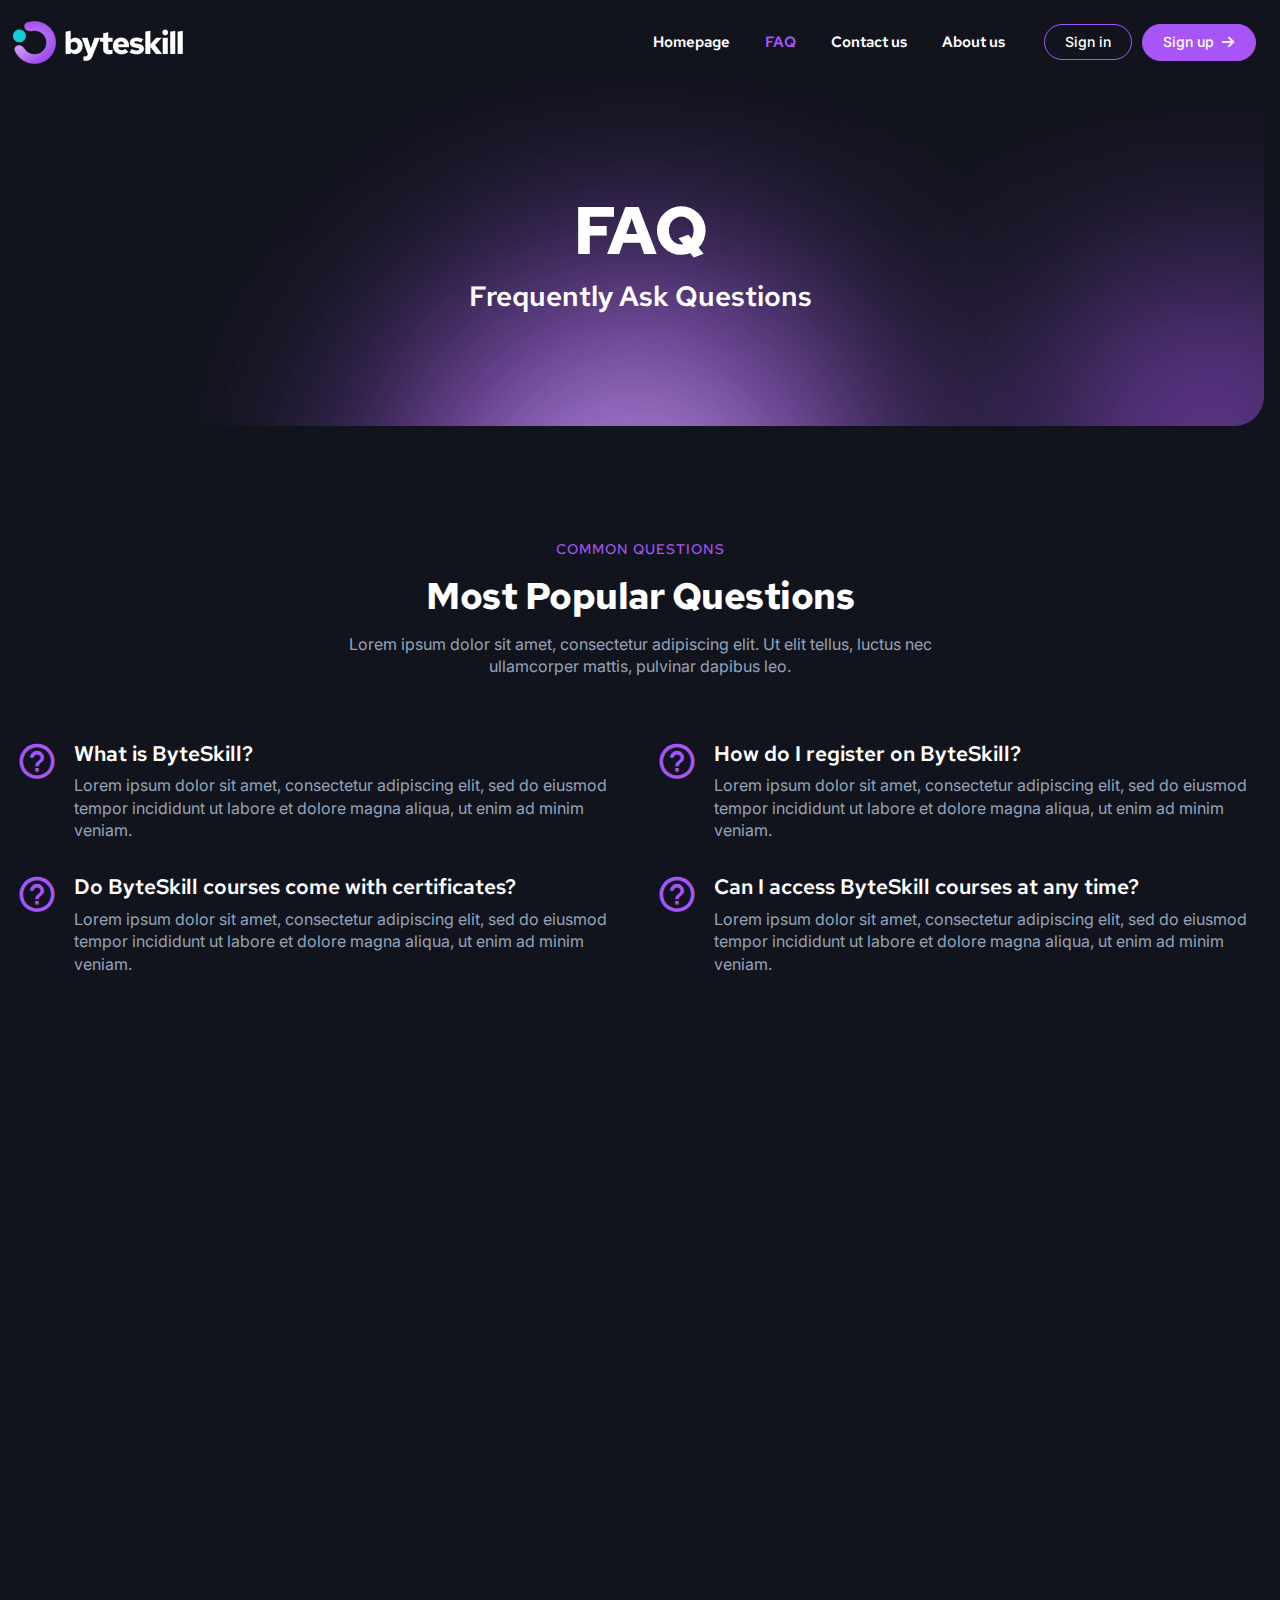
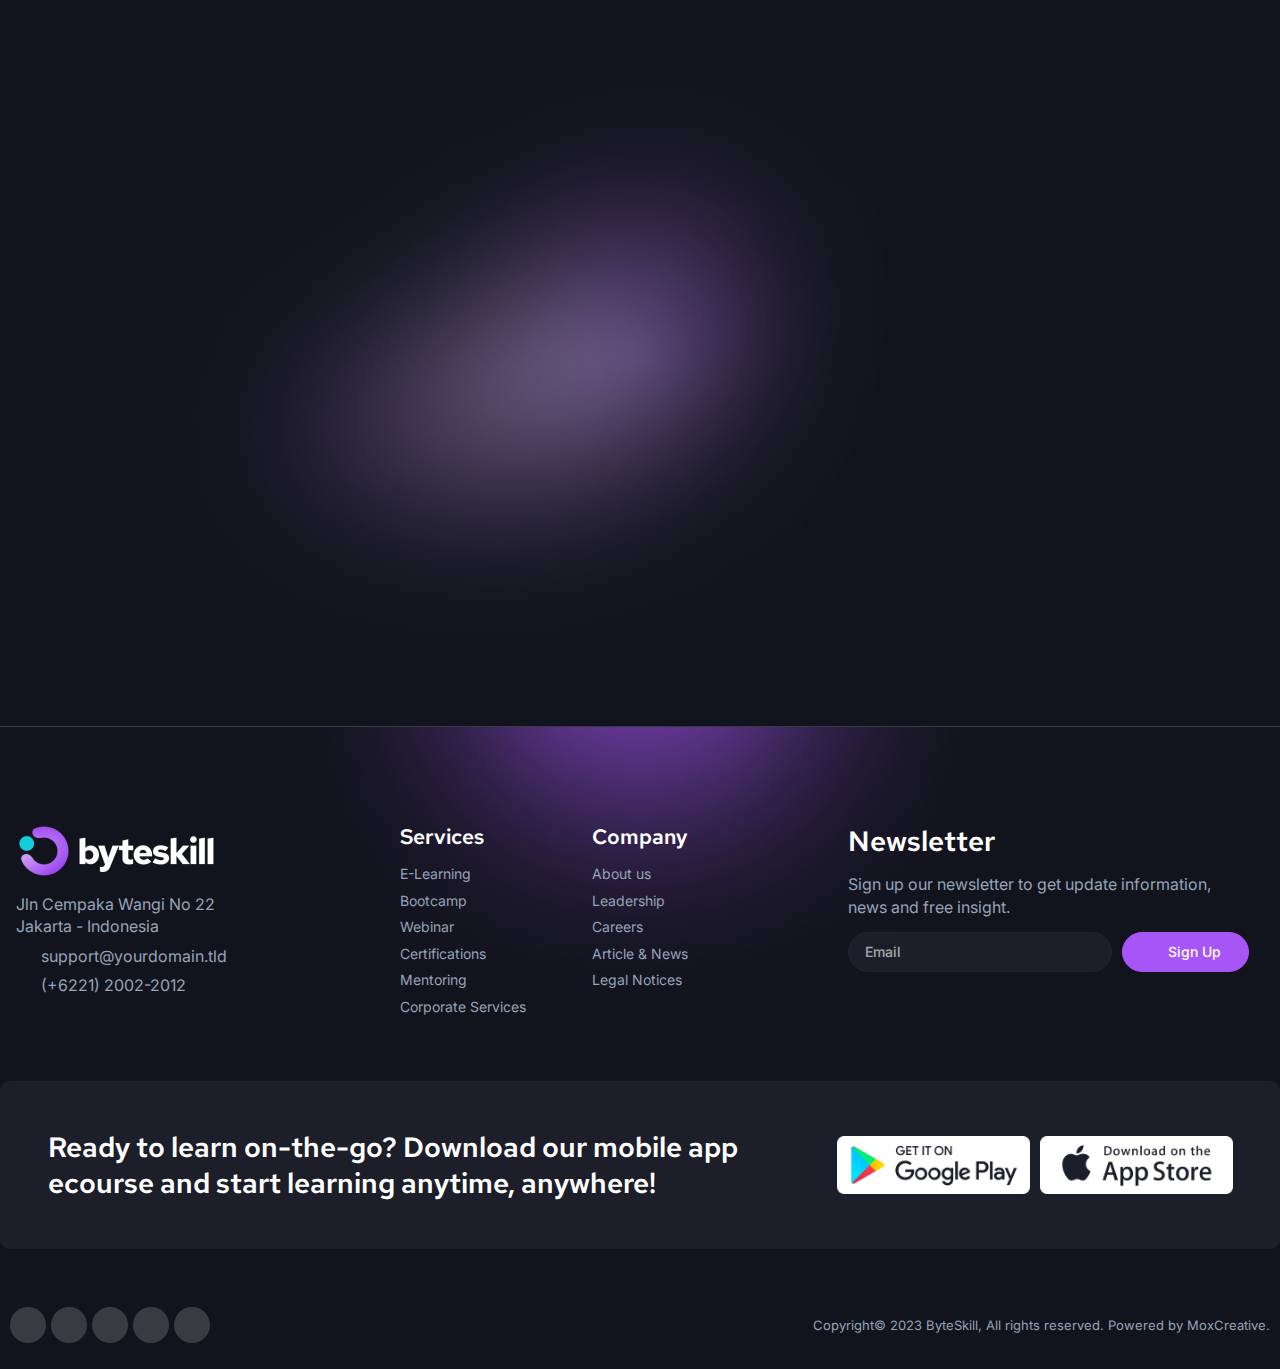
<file: templates/faq.html>
<!doctype html>
<html lang="en-US">

<!-- Mirrored from kitdemo.moxcreative.com/byteskill/template-kit/faq/ by HTTrack Website Copier/3.x [XR&CO'2014], Tue, 29 Aug 2023 15:28:42 GMT -->
<!-- Added by HTTrack -->
<meta http-equiv="content-type" content="text/html;charset=UTF-8" /><!-- /Added by HTTrack -->

<head>
    <meta charset="UTF-8">
    <meta name="viewport" content="width=device-width, initial-scale=1">
    <link rel="profile" href="https://gmpg.org/xfn/11">
    <title>FAQ &#8211; ByteSkill</title>
    <meta name='robots' content='max-image-preview:large' />
    <link rel="alternate" type="application/rss+xml" title="ByteSkill &raquo; Feed"
        href="https://kitdemo.moxcreative.com/byteskill/feed/" />
    <link rel="alternate" type="application/rss+xml" title="ByteSkill &raquo; Comments Feed"
        href="https://kitdemo.moxcreative.com/byteskill/comments/feed/" />
    <script>
        window._wpemojiSettings = { "baseUrl": "https:\/\/s.w.org\/images\/core\/emoji\/14.0.0\/72x72\/", "ext": ".png", "svgUrl": "https:\/\/s.w.org\/images\/core\/emoji\/14.0.0\/svg\/", "svgExt": ".svg", "source": { "concatemoji": "https:\/\/kitdemo.moxcreative.com\/byteskill\/wp-includes\/js\/wp-emoji-release.min.js?ver=6.3" } };
        /*! This file is auto-generated */
        !function (i, n) { var o, s, e; function c(e) { try { var t = { supportTests: e, timestamp: (new Date).valueOf() }; sessionStorage.setItem(o, JSON.stringify(t)) } catch (e) { } } function p(e, t, n) { e.clearRect(0, 0, e.canvas.width, e.canvas.height), e.fillText(t, 0, 0); var t = new Uint32Array(e.getImageData(0, 0, e.canvas.width, e.canvas.height).data), r = (e.clearRect(0, 0, e.canvas.width, e.canvas.height), e.fillText(n, 0, 0), new Uint32Array(e.getImageData(0, 0, e.canvas.width, e.canvas.height).data)); return t.every(function (e, t) { return e === r[t] }) } function u(e, t, n) { switch (t) { case "flag": return n(e, "\ud83c\udff3\ufe0f\u200d\u26a7\ufe0f", "\ud83c\udff3\ufe0f\u200b\u26a7\ufe0f") ? !1 : !n(e, "\ud83c\uddfa\ud83c\uddf3", "\ud83c\uddfa\u200b\ud83c\uddf3") && !n(e, "\ud83c\udff4\udb40\udc67\udb40\udc62\udb40\udc65\udb40\udc6e\udb40\udc67\udb40\udc7f", "\ud83c\udff4\u200b\udb40\udc67\u200b\udb40\udc62\u200b\udb40\udc65\u200b\udb40\udc6e\u200b\udb40\udc67\u200b\udb40\udc7f"); case "emoji": return !n(e, "\ud83e\udef1\ud83c\udffb\u200d\ud83e\udef2\ud83c\udfff", "\ud83e\udef1\ud83c\udffb\u200b\ud83e\udef2\ud83c\udfff") }return !1 } function f(e, t, n) { var r = "undefined" != typeof WorkerGlobalScope && self instanceof WorkerGlobalScope ? new OffscreenCanvas(300, 150) : i.createElement("canvas"), a = r.getContext("2d", { willReadFrequently: !0 }), o = (a.textBaseline = "top", a.font = "600 32px Arial", {}); return e.forEach(function (e) { o[e] = t(a, e, n) }), o } function t(e) { var t = i.createElement("script"); t.src = e, t.defer = !0, i.head.appendChild(t) } "undefined" != typeof Promise && (o = "wpEmojiSettingsSupports", s = ["flag", "emoji"], n.supports = { everything: !0, everythingExceptFlag: !0 }, e = new Promise(function (e) { i.addEventListener("DOMContentLoaded", e, { once: !0 }) }), new Promise(function (t) { var n = function () { try { var e = JSON.parse(sessionStorage.getItem(o)); if ("object" == typeof e && "number" == typeof e.timestamp && (new Date).valueOf() < e.timestamp + 604800 && "object" == typeof e.supportTests) return e.supportTests } catch (e) { } return null }(); if (!n) { if ("undefined" != typeof Worker && "undefined" != typeof OffscreenCanvas && "undefined" != typeof URL && URL.createObjectURL && "undefined" != typeof Blob) try { var e = "postMessage(" + f.toString() + "(" + [JSON.stringify(s), u.toString(), p.toString()].join(",") + "));", r = new Blob([e], { type: "text/javascript" }), a = new Worker(URL.createObjectURL(r), { name: "wpTestEmojiSupports" }); return void (a.onmessage = function (e) { c(n = e.data), a.terminate(), t(n) }) } catch (e) { } c(n = f(s, u, p)) } t(n) }).then(function (e) { for (var t in e) n.supports[t] = e[t], n.supports.everything = n.supports.everything && n.supports[t], "flag" !== t && (n.supports.everythingExceptFlag = n.supports.everythingExceptFlag && n.supports[t]); n.supports.everythingExceptFlag = n.supports.everythingExceptFlag && !n.supports.flag, n.DOMReady = !1, n.readyCallback = function () { n.DOMReady = !0 } }).then(function () { return e }).then(function () { var e; n.supports.everything || (n.readyCallback(), (e = n.source || {}).concatemoji ? t(e.concatemoji) : e.wpemoji && e.twemoji && (t(e.twemoji), t(e.wpemoji))) })) }((window, document), window._wpemojiSettings);
    </script>
    <style>
        img.wp-smiley,
        img.emoji {
            display: inline !important;
            border: none !important;
            box-shadow: none !important;
            height: 1em !important;
            width: 1em !important;
            margin: 0 0.07em !important;
            vertical-align: -0.1em !important;
            background: none !important;
            padding: 0 !important;
        }
    </style>
    <link rel='stylesheet' id='wp-block-library-css'
        href='../static/css/style.minf801.css' media='all' />
    <style id='classic-theme-styles-inline-css'>
        /*! This file is auto-generated */
        .wp-block-button__link {
            color: #fff;
            background-color: #32373c;
            border-radius: 9999px;
            box-shadow: none;
            text-decoration: none;
            padding: calc(.667em + 2px) calc(1.333em + 2px);
            font-size: 1.125em
        }

        .wp-block-file__button {
            background: #32373c;
            color: #fff;
            text-decoration: none
        }
    </style>
    <style id='global-styles-inline-css'>
        body {
            --wp--preset--color--black: #000000;
            --wp--preset--color--cyan-bluish-gray: #abb8c3;
            --wp--preset--color--white: #ffffff;
            --wp--preset--color--pale-pink: #f78da7;
            --wp--preset--color--vivid-red: #cf2e2e;
            --wp--preset--color--luminous-vivid-orange: #ff6900;
            --wp--preset--color--luminous-vivid-amber: #fcb900;
            --wp--preset--color--light-green-cyan: #7bdcb5;
            --wp--preset--color--vivid-green-cyan: #00d084;
            --wp--preset--color--pale-cyan-blue: #8ed1fc;
            --wp--preset--color--vivid-cyan-blue: #0693e3;
            --wp--preset--color--vivid-purple: #9b51e0;
            --wp--preset--gradient--vivid-cyan-blue-to-vivid-purple: linear-gradient(135deg, rgba(6, 147, 227, 1) 0%, rgb(155, 81, 224) 100%);
            --wp--preset--gradient--light-green-cyan-to-vivid-green-cyan: linear-gradient(135deg, rgb(122, 220, 180) 0%, rgb(0, 208, 130) 100%);
            --wp--preset--gradient--luminous-vivid-amber-to-luminous-vivid-orange: linear-gradient(135deg, rgba(252, 185, 0, 1) 0%, rgba(255, 105, 0, 1) 100%);
            --wp--preset--gradient--luminous-vivid-orange-to-vivid-red: linear-gradient(135deg, rgba(255, 105, 0, 1) 0%, rgb(207, 46, 46) 100%);
            --wp--preset--gradient--very-light-gray-to-cyan-bluish-gray: linear-gradient(135deg, rgb(238, 238, 238) 0%, rgb(169, 184, 195) 100%);
            --wp--preset--gradient--cool-to-warm-spectrum: linear-gradient(135deg, rgb(74, 234, 220) 0%, rgb(151, 120, 209) 20%, rgb(207, 42, 186) 40%, rgb(238, 44, 130) 60%, rgb(251, 105, 98) 80%, rgb(254, 248, 76) 100%);
            --wp--preset--gradient--blush-light-purple: linear-gradient(135deg, rgb(255, 206, 236) 0%, rgb(152, 150, 240) 100%);
            --wp--preset--gradient--blush-bordeaux: linear-gradient(135deg, rgb(254, 205, 165) 0%, rgb(254, 45, 45) 50%, rgb(107, 0, 62) 100%);
            --wp--preset--gradient--luminous-dusk: linear-gradient(135deg, rgb(255, 203, 112) 0%, rgb(199, 81, 192) 50%, rgb(65, 88, 208) 100%);
            --wp--preset--gradient--pale-ocean: linear-gradient(135deg, rgb(255, 245, 203) 0%, rgb(182, 227, 212) 50%, rgb(51, 167, 181) 100%);
            --wp--preset--gradient--electric-grass: linear-gradient(135deg, rgb(202, 248, 128) 0%, rgb(113, 206, 126) 100%);
            --wp--preset--gradient--midnight: linear-gradient(135deg, rgb(2, 3, 129) 0%, rgb(40, 116, 252) 100%);
            --wp--preset--font-size--small: 13px;
            --wp--preset--font-size--medium: 20px;
            --wp--preset--font-size--large: 36px;
            --wp--preset--font-size--x-large: 42px;
            --wp--preset--spacing--20: 0.44rem;
            --wp--preset--spacing--30: 0.67rem;
            --wp--preset--spacing--40: 1rem;
            --wp--preset--spacing--50: 1.5rem;
            --wp--preset--spacing--60: 2.25rem;
            --wp--preset--spacing--70: 3.38rem;
            --wp--preset--spacing--80: 5.06rem;
            --wp--preset--shadow--natural: 6px 6px 9px rgba(0, 0, 0, 0.2);
            --wp--preset--shadow--deep: 12px 12px 50px rgba(0, 0, 0, 0.4);
            --wp--preset--shadow--sharp: 6px 6px 0px rgba(0, 0, 0, 0.2);
            --wp--preset--shadow--outlined: 6px 6px 0px -3px rgba(255, 255, 255, 1), 6px 6px rgba(0, 0, 0, 1);
            --wp--preset--shadow--crisp: 6px 6px 0px rgba(0, 0, 0, 1);
        }

        :where(.is-layout-flex) {
            gap: 0.5em;
        }

        :where(.is-layout-grid) {
            gap: 0.5em;
        }

        body .is-layout-flow>.alignleft {
            float: left;
            margin-inline-start: 0;
            margin-inline-end: 2em;
        }

        body .is-layout-flow>.alignright {
            float: right;
            margin-inline-start: 2em;
            margin-inline-end: 0;
        }

        body .is-layout-flow>.aligncenter {
            margin-left: auto !important;
            margin-right: auto !important;
        }

        body .is-layout-constrained>.alignleft {
            float: left;
            margin-inline-start: 0;
            margin-inline-end: 2em;
        }

        body .is-layout-constrained>.alignright {
            float: right;
            margin-inline-start: 2em;
            margin-inline-end: 0;
        }

        body .is-layout-constrained>.aligncenter {
            margin-left: auto !important;
            margin-right: auto !important;
        }

        body .is-layout-constrained> :where(:not(.alignleft):not(.alignright):not(.alignfull)) {
            max-width: var(--wp--style--global--content-size);
            margin-left: auto !important;
            margin-right: auto !important;
        }

        body .is-layout-constrained>.alignwide {
            max-width: var(--wp--style--global--wide-size);
        }

        body .is-layout-flex {
            display: flex;
        }

        body .is-layout-flex {
            flex-wrap: wrap;
            align-items: center;
        }

        body .is-layout-flex>* {
            margin: 0;
        }

        body .is-layout-grid {
            display: grid;
        }

        body .is-layout-grid>* {
            margin: 0;
        }

        :where(.wp-block-columns.is-layout-flex) {
            gap: 2em;
        }

        :where(.wp-block-columns.is-layout-grid) {
            gap: 2em;
        }

        :where(.wp-block-post-template.is-layout-flex) {
            gap: 1.25em;
        }

        :where(.wp-block-post-template.is-layout-grid) {
            gap: 1.25em;
        }

        .has-black-color {
            color: var(--wp--preset--color--black) !important;
        }

        .has-cyan-bluish-gray-color {
            color: var(--wp--preset--color--cyan-bluish-gray) !important;
        }

        .has-white-color {
            color: var(--wp--preset--color--white) !important;
        }

        .has-pale-pink-color {
            color: var(--wp--preset--color--pale-pink) !important;
        }

        .has-vivid-red-color {
            color: var(--wp--preset--color--vivid-red) !important;
        }

        .has-luminous-vivid-orange-color {
            color: var(--wp--preset--color--luminous-vivid-orange) !important;
        }

        .has-luminous-vivid-amber-color {
            color: var(--wp--preset--color--luminous-vivid-amber) !important;
        }

        .has-light-green-cyan-color {
            color: var(--wp--preset--color--light-green-cyan) !important;
        }

        .has-vivid-green-cyan-color {
            color: var(--wp--preset--color--vivid-green-cyan) !important;
        }

        .has-pale-cyan-blue-color {
            color: var(--wp--preset--color--pale-cyan-blue) !important;
        }

        .has-vivid-cyan-blue-color {
            color: var(--wp--preset--color--vivid-cyan-blue) !important;
        }

        .has-vivid-purple-color {
            color: var(--wp--preset--color--vivid-purple) !important;
        }

        .has-black-background-color {
            background-color: var(--wp--preset--color--black) !important;
        }

        .has-cyan-bluish-gray-background-color {
            background-color: var(--wp--preset--color--cyan-bluish-gray) !important;
        }

        .has-white-background-color {
            background-color: var(--wp--preset--color--white) !important;
        }

        .has-pale-pink-background-color {
            background-color: var(--wp--preset--color--pale-pink) !important;
        }

        .has-vivid-red-background-color {
            background-color: var(--wp--preset--color--vivid-red) !important;
        }

        .has-luminous-vivid-orange-background-color {
            background-color: var(--wp--preset--color--luminous-vivid-orange) !important;
        }

        .has-luminous-vivid-amber-background-color {
            background-color: var(--wp--preset--color--luminous-vivid-amber) !important;
        }

        .has-light-green-cyan-background-color {
            background-color: var(--wp--preset--color--light-green-cyan) !important;
        }

        .has-vivid-green-cyan-background-color {
            background-color: var(--wp--preset--color--vivid-green-cyan) !important;
        }

        .has-pale-cyan-blue-background-color {
            background-color: var(--wp--preset--color--pale-cyan-blue) !important;
        }

        .has-vivid-cyan-blue-background-color {
            background-color: var(--wp--preset--color--vivid-cyan-blue) !important;
        }

        .has-vivid-purple-background-color {
            background-color: var(--wp--preset--color--vivid-purple) !important;
        }

        .has-black-border-color {
            border-color: var(--wp--preset--color--black) !important;
        }

        .has-cyan-bluish-gray-border-color {
            border-color: var(--wp--preset--color--cyan-bluish-gray) !important;
        }

        .has-white-border-color {
            border-color: var(--wp--preset--color--white) !important;
        }

        .has-pale-pink-border-color {
            border-color: var(--wp--preset--color--pale-pink) !important;
        }

        .has-vivid-red-border-color {
            border-color: var(--wp--preset--color--vivid-red) !important;
        }

        .has-luminous-vivid-orange-border-color {
            border-color: var(--wp--preset--color--luminous-vivid-orange) !important;
        }

        .has-luminous-vivid-amber-border-color {
            border-color: var(--wp--preset--color--luminous-vivid-amber) !important;
        }

        .has-light-green-cyan-border-color {
            border-color: var(--wp--preset--color--light-green-cyan) !important;
        }

        .has-vivid-green-cyan-border-color {
            border-color: var(--wp--preset--color--vivid-green-cyan) !important;
        }

        .has-pale-cyan-blue-border-color {
            border-color: var(--wp--preset--color--pale-cyan-blue) !important;
        }

        .has-vivid-cyan-blue-border-color {
            border-color: var(--wp--preset--color--vivid-cyan-blue) !important;
        }

        .has-vivid-purple-border-color {
            border-color: var(--wp--preset--color--vivid-purple) !important;
        }

        .has-vivid-cyan-blue-to-vivid-purple-gradient-background {
            background: var(--wp--preset--gradient--vivid-cyan-blue-to-vivid-purple) !important;
        }

        .has-light-green-cyan-to-vivid-green-cyan-gradient-background {
            background: var(--wp--preset--gradient--light-green-cyan-to-vivid-green-cyan) !important;
        }

        .has-luminous-vivid-amber-to-luminous-vivid-orange-gradient-background {
            background: var(--wp--preset--gradient--luminous-vivid-amber-to-luminous-vivid-orange) !important;
        }

        .has-luminous-vivid-orange-to-vivid-red-gradient-background {
            background: var(--wp--preset--gradient--luminous-vivid-orange-to-vivid-red) !important;
        }

        .has-very-light-gray-to-cyan-bluish-gray-gradient-background {
            background: var(--wp--preset--gradient--very-light-gray-to-cyan-bluish-gray) !important;
        }

        .has-cool-to-warm-spectrum-gradient-background {
            background: var(--wp--preset--gradient--cool-to-warm-spectrum) !important;
        }

        .has-blush-light-purple-gradient-background {
            background: var(--wp--preset--gradient--blush-light-purple) !important;
        }

        .has-blush-bordeaux-gradient-background {
            background: var(--wp--preset--gradient--blush-bordeaux) !important;
        }

        .has-luminous-dusk-gradient-background {
            background: var(--wp--preset--gradient--luminous-dusk) !important;
        }

        .has-pale-ocean-gradient-background {
            background: var(--wp--preset--gradient--pale-ocean) !important;
        }

        .has-electric-grass-gradient-background {
            background: var(--wp--preset--gradient--electric-grass) !important;
        }

        .has-midnight-gradient-background {
            background: var(--wp--preset--gradient--midnight) !important;
        }

        .has-small-font-size {
            font-size: var(--wp--preset--font-size--small) !important;
        }

        .has-medium-font-size {
            font-size: var(--wp--preset--font-size--medium) !important;
        }

        .has-large-font-size {
            font-size: var(--wp--preset--font-size--large) !important;
        }

        .has-x-large-font-size {
            font-size: var(--wp--preset--font-size--x-large) !important;
        }

        .wp-block-navigation a:where(:not(.wp-element-button)) {
            color: inherit;
        }

        :where(.wp-block-post-template.is-layout-flex) {
            gap: 1.25em;
        }

        :where(.wp-block-post-template.is-layout-grid) {
            gap: 1.25em;
        }

        :where(.wp-block-columns.is-layout-flex) {
            gap: 2em;
        }

        :where(.wp-block-columns.is-layout-grid) {
            gap: 2em;
        }

        .wp-block-pullquote {
            font-size: 1.5em;
            line-height: 1.6;
        }
    </style>
    <link rel='stylesheet' id='template-kit-export-css'
        href='../static/plugins/template-kit-export/public/assets/css/template-kit-export-public.min365c.css?ver=1.0.21'
        media='all' />
    <link rel='stylesheet' id='hello-elementor-css'
        href='../static/themes/hello-elementor/style.min1102.css?ver=2.8.1' media='all' />
    <link rel='stylesheet' id='hello-elementor-theme-style-css'
        href='../static/themes/hello-elementor/theme.min1102.css?ver=2.8.1' media='all' />
    <link rel='stylesheet' id='elementor-frontend-css'
        href='../static/plugins/elementor/assets/css/frontend-lite.minb73d.css?ver=3.15.3' media='all' />
    <link rel='stylesheet' id='elementor-post-9-css'
        href='../static/uploads/sites/9/elementor/css/post-95c46.css?ver=1692635822' media='all' />
    <link rel='stylesheet' id='elementor-icons-css'
        href='../static/plugins/elementor/assets/lib/eicons/css/elementor-icons.mind618.css?ver=5.21.0'
        media='all' />
    <link rel='stylesheet' id='swiper-css'
        href='../static/plugins/elementor/assets/lib/swiper/v8/css/swiper.min94a4.css?ver=8.4.5' media='all' />
    <link rel='stylesheet' id='elementor-pro-css'
        href='../static/plugins/elementor-pro/assets/css/frontend-lite.mina1c3.css?ver=3.14.1' media='all' />
    <link rel='stylesheet' id='elementor-post-250-css'
        href='../static/uploads/sites/9/elementor/css/post-2509ef5.css?ver=1692697238' media='all' />
    <link rel='stylesheet' id='elementor-post-48-css'
        href='../static/uploads/sites/9/elementor/css/post-48e4ab.css?ver=1692635823' media='all' />
    <link rel='stylesheet' id='elementor-post-68-css'
        href='../static/uploads/sites/9/elementor/css/post-68e4ab.css?ver=1692635823' media='all' />
    <link rel='stylesheet' id='elementor-icons-ekiticons-css'
        href='../static/plugins/elementskit-lite/modules/elementskit-icon-pack/assets/css/ekiticonsab7d.css?ver=2.9.2'
        media='all' />
    <link rel='stylesheet' id='skb-cife-brands_icon-css'
        href='../static/plugins/skyboot-custom-icons-for-elementor/assets/css/icomoon_brands19f6.css?ver=1.0.7'
        media='all' />
    <link rel='stylesheet' id='skb-cife-devicons_icon-css'
        href='../static/plugins/skyboot-custom-icons-for-elementor/assets/css/devicons.min19f6.css?ver=1.0.7'
        media='all' />
    <link rel='stylesheet' id='skb-cife-elegant_icon-css'
        href='../static/plugins/skyboot-custom-icons-for-elementor/assets/css/elegant19f6.css?ver=1.0.7'
        media='all' />
    <link rel='stylesheet' id='skb-cife-elusive_icon-css'
        href='../static/plugins/skyboot-custom-icons-for-elementor/assets/css/elusive-icons.min19f6.css?ver=1.0.7'
        media='all' />
    <link rel='stylesheet' id='skb-cife-icofont_icon-css'
        href='../static/plugins/skyboot-custom-icons-for-elementor/assets/css/icofont.min19f6.css?ver=1.0.7'
        media='all' />
    <link rel='stylesheet' id='skb-cife-icomoon_icon-css'
        href='../static/plugins/skyboot-custom-icons-for-elementor/assets/css/icomoon19f6.css?ver=1.0.7'
        media='all' />
    <link rel='stylesheet' id='skb-cife-iconic_icon-css'
        href='../static/plugins/skyboot-custom-icons-for-elementor/assets/css/iconic19f6.css?ver=1.0.7'
        media='all' />
    <link rel='stylesheet' id='skb-cife-ion_icon-css'
        href='../static/plugins/skyboot-custom-icons-for-elementor/assets/css/ionicons.min19f6.css?ver=1.0.7'
        media='all' />
    <link rel='stylesheet' id='skb-cife-linearicons_icon-css'
        href='../static/plugins/skyboot-custom-icons-for-elementor/assets/css/linearicons19f6.css?ver=1.0.7'
        media='all' />
    <link rel='stylesheet' id='skb-cife-lineawesome_icon-css'
        href='../static/plugins/skyboot-custom-icons-for-elementor/assets/css/line-awesome.min19f6.css?ver=1.0.7'
        media='all' />
    <link rel='stylesheet' id='skb-cife-line_icon-css'
        href='../static/plugins/skyboot-custom-icons-for-elementor/assets/css/lineicons19f6.css?ver=1.0.7'
        media='all' />
    <link rel='stylesheet' id='skb-cife-materialdesign_icon-css'
        href='../static/plugins/skyboot-custom-icons-for-elementor/assets/css/materialdesignicons.min19f6.css?ver=1.0.7'
        media='all' />
    <link rel='stylesheet' id='skb-cife-open_iconic-css'
        href='../static/plugins/skyboot-custom-icons-for-elementor/assets/css/open-iconic19f6.css?ver=1.0.7'
        media='all' />
    <link rel='stylesheet' id='skb-cife-simpleline_icon-css'
        href='../static/plugins/skyboot-custom-icons-for-elementor/assets/css/simple-line-icons19f6.css?ver=1.0.7'
        media='all' />
    <link rel='stylesheet' id='skb-cife-themify_icon-css'
        href='../static/plugins/skyboot-custom-icons-for-elementor/assets/css/themify19f6.css?ver=1.0.7'
        media='all' />
    <link rel='stylesheet' id='ekit-widget-styles-css'
        href='../static/plugins/elementskit-lite/widgets/init/assets/css/widget-stylesab7d.css?ver=2.9.2'
        media='all' />
    <link rel='stylesheet' id='ekit-responsive-css'
        href='../static/plugins/elementskit-lite/widgets/init/assets/css/responsiveab7d.css?ver=2.9.2'
        media='all' />
    <link rel='stylesheet' id='google-fonts-1-css'
        href='https://fonts.googleapis.com/css?family=Red+Hat+Text%3A100%2C100italic%2C200%2C200italic%2C300%2C300italic%2C400%2C400italic%2C500%2C500italic%2C600%2C600italic%2C700%2C700italic%2C800%2C800italic%2C900%2C900italic%7CInter%3A100%2C100italic%2C200%2C200italic%2C300%2C300italic%2C400%2C400italic%2C500%2C500italic%2C600%2C600italic%2C700%2C700italic%2C800%2C800italic%2C900%2C900italic&amp;display=auto&amp;ver=6.3'
        media='all' />
    <link rel='stylesheet' id='elementor-icons-skb_cife-materialdesign-icon-css'
        href='../static/plugins/skyboot-custom-icons-for-elementor/assets/css/materialdesignicons.min19f6.css?ver=1.0.7'
        media='all' />
    <link rel='stylesheet' id='elementor-icons-skb_cife-icomoon-icon-css'
        href='../static/plugins/skyboot-custom-icons-for-elementor/assets/css/icomoon19f6.css?ver=1.0.7'
        media='all' />
    <link rel='stylesheet' id='elementor-icons-shared-0-css'
        href='../static/plugins/elementor/assets/lib/font-awesome/css/fontawesome.min52d5.css?ver=5.15.3'
        media='all' />
    <link rel='stylesheet' id='elementor-icons-fa-solid-css'
        href='../static/plugins/elementor/assets/lib/font-awesome/css/solid.min52d5.css?ver=5.15.3'
        media='all' />
    <link rel='stylesheet' id='elementor-icons-skb_cife-themify-icon-css'
        href='../static/plugins/skyboot-custom-icons-for-elementor/assets/css/themify19f6.css?ver=1.0.7'
        media='all' />
    <link rel='stylesheet' id='elementor-icons-skb_cife-simple_line-icon-css'
        href='../static/plugins/skyboot-custom-icons-for-elementor/assets/css/simple-line-icons19f6.css?ver=1.0.7'
        media='all' />
    <link rel='stylesheet' id='elementor-icons-fa-regular-css'
        href='../static/plugins/elementor/assets/lib/font-awesome/css/regular.min52d5.css?ver=5.15.3'
        media='all' />
    <link rel='stylesheet' id='elementor-icons-fa-brands-css'
        href='../static/plugins/elementor/assets/lib/font-awesome/css/brands.min52d5.css?ver=5.15.3'
        media='all' />
    <link rel="preconnect" href="https://fonts.gstatic.com/" crossorigin>
    <script src='../static/js/jquery/jquery.min3088.js?ver=3.7.0' id='jquery-core-js'></script>
    <script src='../static/js/jquery/jquery-migrate.min5589.js?ver=3.4.1' id='jquery-migrate-js'></script>
    <script
        src='../static/plugins/template-kit-export/public/assets/js/template-kit-export-public.min365c.js?ver=1.0.21'
        id='template-kit-export-js'></script>
    <link rel="https://api.w.org/" href="https://kitdemo.moxcreative.com/byteskill/wp-json/" />
    <link rel="EditURI" type="application/rsd+xml" title="RSD"
        href="https://kitdemo.moxcreative.com/byteskill/xmlrpc.php?rsd" />
    <meta name="generator" content="WordPress 6.3" />
    <link rel="canonical" href="index.html" />
    <link rel='shortlink' href='https://kitdemo.moxcreative.com/byteskill/?p=250' />
    <link rel="alternate" type="application/json+oembed"
        href="https://kitdemo.moxcreative.com/byteskill/wp-json/oembed/1.0/embed?url=https%3A%2F%2Fkitdemo.moxcreative.com%2Fbyteskill%2Ftemplate-kit%2Ffaq%2F" />
    <link rel="alternate" type="text/xml+oembed"
        href="https://kitdemo.moxcreative.com/byteskill/wp-json/oembed/1.0/embed?url=https%3A%2F%2Fkitdemo.moxcreative.com%2Fbyteskill%2Ftemplate-kit%2Ffaq%2F&amp;format=xml" />
    <meta name="generator"
        content="Elementor 3.15.3; features: e_dom_optimization, e_optimized_assets_loading, e_optimized_css_loading, additional_custom_breakpoints; settings: css_print_method-external, google_font-enabled, font_display-auto">
</head>

<body
    class="envato_tk_templates-template envato_tk_templates-template-elementor_header_footer single single-envato_tk_templates postid-250 elementor-default elementor-template-full-width elementor-kit-9 elementor-page elementor-page-250">


    <a class="skip-link screen-reader-text" href="#content">Skip to content</a>

    <div data-elementor-type="header" data-elementor-id="48" class="elementor elementor-48 elementor-location-header"
        data-elementor-post-type="elementor_library">
        <section
            class="elementor-section elementor-top-section elementor-element elementor-element-2f18745 elementor-section-content-middle elementor-section-boxed elementor-section-height-default elementor-section-height-default"
            data-id="2f18745" data-element_type="section">
            <div class="elementor-container elementor-column-gap-default">
                <div class="elementor-column elementor-col-33 elementor-top-column elementor-element elementor-element-87ccf0a"
                    data-id="87ccf0a" data-element_type="column">
                    <div class="elementor-widget-wrap elementor-element-populated">
                        <div class="elementor-element elementor-element-e6a38f6 elementor-widget elementor-widget-image"
                            data-id="e6a38f6" data-element_type="widget" data-widget_type="image.default">
                            <div class="elementor-widget-container">
                                <style>
                                    /*! elementor - v3.15.0 - 20-08-2023 */
                                    .elementor-widget-image {
                                        text-align: center
                                    }

                                    .elementor-widget-image a {
                                        display: inline-block
                                    }

                                    .elementor-widget-image a img[src$=".svg"] {
                                        width: 48px
                                    }

                                    .elementor-widget-image img {
                                        vertical-align: middle;
                                        display: inline-block
                                    }
                                </style> <a href="https://kitdemo.moxcreative.com/byteskill">
                                    <img src="../static/uploads/sites/9/elementor/thumbs/Logo_ByteSkill-q9us7ctuu2dqj1122troizv46idgamm1zdqdrq9vy8.png"
                                        title="Logo_ByteSkill" alt="Logo_ByteSkill" loading="lazy" /> </a>
                            </div>
                        </div>
                    </div>
                </div>
                <div class="elementor-column elementor-col-33 elementor-top-column elementor-element elementor-element-71fb73e"
                    data-id="71fb73e" data-element_type="column">
                    <div class="elementor-widget-wrap elementor-element-populated">
                        <div class="elementor-element elementor-element-22e0e01 elementor-nav-menu__align-right elementor-nav-menu--stretch elementor-nav-menu--dropdown-tablet elementor-nav-menu__text-align-aside elementor-nav-menu--toggle elementor-nav-menu--burger elementor-widget elementor-widget-nav-menu"
                            data-id="22e0e01" data-element_type="widget"
                            data-settings="{&quot;submenu_icon&quot;:{&quot;value&quot;:&quot;&lt;i class=\&quot;fas fa-angle-down\&quot;&gt;&lt;\/i&gt;&quot;,&quot;library&quot;:&quot;fa-solid&quot;},&quot;full_width&quot;:&quot;stretch&quot;,&quot;layout&quot;:&quot;horizontal&quot;,&quot;toggle&quot;:&quot;burger&quot;}"
                            data-widget_type="nav-menu.default">
                            <div class="elementor-widget-container">
								<link rel="stylesheet"
									href="../static/plugins/elementor-pro/assets/css/widget-nav-menu.min.css">
								<nav
									class="elementor-nav-menu--main elementor-nav-menu__container elementor-nav-menu--layout-horizontal e--pointer-none">
									<ul id="menu-1-22e0e01" class="elementor-nav-menu">
										<li
											class="menu-item menu-item-type-custom menu-item-object-custom current-menu-item menu-item-35">
											<a href="index.html" aria-current="page"
												class="elementor-item ">Homepage</a>
										</li>

										<li
											class="menu-item menu-item-type-custom menu-item-object-custom menu-item-46">
											<a href="faq.html"
												class="elementor-item elementor-item-active">FAQ</a>
										</li>
										<li
											class="menu-item menu-item-type-custom menu-item-object-custom menu-item-41">
											<a href="contact.html"
												class="elementor-item">Contact us</a>
										</li>

										<li
											class="menu-item menu-item-type-custom menu-item-object-custom menu-item-41">
											<a href="about.html"
												class="elementor-item">About us</a>
										</li>
									</ul>
								</nav>
								<div class="elementor-menu-toggle" role="button" tabindex="0" aria-label="Menu Toggle"
									aria-expanded="false">
									<i aria-hidden="true" role="presentation"
										class="elementor-menu-toggle__icon--open  ti-menu"></i><i aria-hidden="true"
										role="presentation" class="elementor-menu-toggle__icon--close  ti-close"></i>
									<span class="elementor-screen-only">Menu</span>
								</div>
								<nav class="elementor-nav-menu--dropdown elementor-nav-menu__container"
									aria-hidden="true">
									<ul id="menu-2-22e0e01" class="elementor-nav-menu">
										<li
											class="menu-item menu-item-type-custom menu-item-object-custom current-menu-item menu-item-35">
											<a href="index.html" aria-current="page"
												class="elementor-item" tabindex="-1">Homepage</a>
										</li>
										<li
											class="menu-item menu-item-type-custom menu-item-object-custom menu-item-46">
											<a href="faq.html"
												class="elementor-item elementor-item-active" tabindex="-1">FAQ</a>
										</li>
										<li
											class="menu-item menu-item-type-custom menu-item-object-custom menu-item-41">
											<a href="contact.html"
												class="elementor-item" tabindex="-1">Contact us</a>
										</li>
										<li
											class="menu-item menu-item-type-custom menu-item-object-custom menu-item-41">
											<a href="about.html"
												class="elementor-item" tabindex="-1">About us</a>
										</li>
									</ul>
								</nav>
							</div>
                        </div>
                    </div>
                </div>
                <div class="elementor-column elementor-col-33 elementor-top-column elementor-element elementor-element-5382ae4 elementor-hidden-mobile"
                    data-id="5382ae4" data-element_type="column">
                    <div class="elementor-widget-wrap elementor-element-populated">
                        <div class="elementor-element elementor-element-f7ac17d elementor-widget__width-auto elementor-widget elementor-widget-button"
                            data-id="f7ac17d" data-element_type="widget" data-widget_type="button.default">
                            <div class="elementor-widget-container">
                                <div class="elementor-button-wrapper">
                                    <a class="elementor-button elementor-button-link elementor-size-xs" href="#">
                                        <span class="elementor-button-content-wrapper">
                                            <span class="elementor-button-text">Sign in</span>
                                        </span>
                                    </a>
                                </div>
                            </div>
                        </div>
                        <div class="elementor-element elementor-element-5f4ff4e elementor-widget__width-auto elementor-widget elementor-widget-button"
                            data-id="5f4ff4e" data-element_type="widget" data-widget_type="button.default">
                            <div class="elementor-widget-container">
                                <div class="elementor-button-wrapper">
                                    <a class="elementor-button elementor-button-link elementor-size-xs" href="#">
                                        <span class="elementor-button-content-wrapper">
                                            <span class="elementor-button-icon elementor-align-icon-right">
                                                <i aria-hidden="true" class="icomoon icomoon-arrow-right2"></i> </span>
                                            <span class="elementor-button-text">Sign up</span>
                                        </span>
                                    </a>
                                </div>
                            </div>
                        </div>
                    </div>
                </div>
            </div>
        </section>
    </div>
    <div data-elementor-type="wp-post" data-elementor-id="250" class="elementor elementor-250"
        data-elementor-post-type="envato_tk_templates">
        <section
            class="elementor-section elementor-top-section elementor-element elementor-element-58f2c19 elementor-section-full_width elementor-section-height-default elementor-section-height-default"
            data-id="58f2c19" data-element_type="section"
            data-settings="{&quot;background_background&quot;:&quot;classic&quot;}">
            <div class="elementor-container elementor-column-gap-default">
                <div class="elementor-column elementor-col-100 elementor-top-column elementor-element elementor-element-11fef85"
                    data-id="11fef85" data-element_type="column"
                    data-settings="{&quot;background_background&quot;:&quot;classic&quot;,&quot;background_motion_fx_motion_fx_scrolling&quot;:&quot;yes&quot;,&quot;background_motion_fx_devices&quot;:[&quot;desktop&quot;,&quot;tablet&quot;,&quot;mobile&quot;]}">
                    <div class="elementor-widget-wrap elementor-element-populated">
                        <div class="elementor-background-overlay"></div>
                        <section
                            class="elementor-section elementor-inner-section elementor-element elementor-element-029fa29 elementor-section-boxed elementor-section-height-default elementor-section-height-default"
                            data-id="029fa29" data-element_type="section">
                            <div class="elementor-container elementor-column-gap-default">
                                <div class="elementor-column elementor-col-100 elementor-inner-column elementor-element elementor-element-735e76c"
                                    data-id="735e76c" data-element_type="column">
                                    <div class="elementor-widget-wrap elementor-element-populated">
                                        <div class="elementor-element elementor-element-1191d2c elementor-invisible elementor-widget elementor-widget-heading"
                                            data-id="1191d2c" data-element_type="widget"
                                            data-settings="{&quot;_animation&quot;:&quot;fadeInUp&quot;}"
                                            data-widget_type="heading.default">
                                            <div class="elementor-widget-container">
                                                <style>
                                                    /*! elementor - v3.15.0 - 20-08-2023 */
                                                    .elementor-heading-title {
                                                        padding: 0;
                                                        margin: 0;
                                                        line-height: 1
                                                    }

                                                    .elementor-widget-heading .elementor-heading-title[class*=elementor-size-]>a {
                                                        color: inherit;
                                                        font-size: inherit;
                                                        line-height: inherit
                                                    }

                                                    .elementor-widget-heading .elementor-heading-title.elementor-size-small {
                                                        font-size: 15px
                                                    }

                                                    .elementor-widget-heading .elementor-heading-title.elementor-size-medium {
                                                        font-size: 19px
                                                    }

                                                    .elementor-widget-heading .elementor-heading-title.elementor-size-large {
                                                        font-size: 29px
                                                    }

                                                    .elementor-widget-heading .elementor-heading-title.elementor-size-xl {
                                                        font-size: 39px
                                                    }

                                                    .elementor-widget-heading .elementor-heading-title.elementor-size-xxl {
                                                        font-size: 59px
                                                    }
                                                </style>
                                                <h1 class="elementor-heading-title elementor-size-default">FAQ</h1>
                                            </div>
                                        </div>
                                        <div class="elementor-element elementor-element-7907ec3 elementor-invisible elementor-widget elementor-widget-heading"
                                            data-id="7907ec3" data-element_type="widget"
                                            data-settings="{&quot;_animation&quot;:&quot;fadeInUp&quot;,&quot;_animation_delay&quot;:200}"
                                            data-widget_type="heading.default">
                                            <div class="elementor-widget-container">
                                                <h3 class="elementor-heading-title elementor-size-default">Frequently
                                                    Ask Questions
                                                </h3>
                                            </div>
                                        </div>
                                    </div>
                                </div>
                            </div>
                        </section>
                    </div>
                </div>
            </div>
        </section>
        <section
            class="elementor-section elementor-top-section elementor-element elementor-element-862c253 elementor-section-boxed elementor-section-height-default elementor-section-height-default"
            data-id="862c253" data-element_type="section">
            <div class="elementor-container elementor-column-gap-default">
                <div class="elementor-column elementor-col-100 elementor-top-column elementor-element elementor-element-2dbe242"
                    data-id="2dbe242" data-element_type="column">
                    <div class="elementor-widget-wrap elementor-element-populated">
                        <section
                            class="elementor-section elementor-inner-section elementor-element elementor-element-63e94fa elementor-section-boxed elementor-section-height-default elementor-section-height-default"
                            data-id="63e94fa" data-element_type="section">
                            <div class="elementor-container elementor-column-gap-default">
                                <div class="elementor-column elementor-col-100 elementor-inner-column elementor-element elementor-element-bd220fb elementor-invisible"
                                    data-id="bd220fb" data-element_type="column"
                                    data-settings="{&quot;animation&quot;:&quot;fadeInDown&quot;,&quot;animation_delay&quot;:200}">
                                    <div class="elementor-widget-wrap elementor-element-populated">
                                        <div class="elementor-element elementor-element-c446e71 elementor-widget elementor-widget-heading"
                                            data-id="c446e71" data-element_type="widget"
                                            data-widget_type="heading.default">
                                            <div class="elementor-widget-container">
                                                <h6 class="elementor-heading-title elementor-size-default">Common
                                                    Questions</h6>
                                            </div>
                                        </div>
                                        <div class="elementor-element elementor-element-8738802 elementor-widget elementor-widget-heading"
                                            data-id="8738802" data-element_type="widget"
                                            data-widget_type="heading.default">
                                            <div class="elementor-widget-container">
                                                <h2 class="elementor-heading-title elementor-size-default">Most Popular
                                                    Questions</h2>
                                            </div>
                                        </div>
                                        <div class="elementor-element elementor-element-a9adf30 elementor-widget elementor-widget-text-editor"
                                            data-id="a9adf30" data-element_type="widget"
                                            data-widget_type="text-editor.default">
                                            <div class="elementor-widget-container">
                                                <style>
                                                    /*! elementor - v3.15.0 - 20-08-2023 */
                                                    .elementor-widget-text-editor.elementor-drop-cap-view-stacked .elementor-drop-cap {
                                                        background-color: #69727d;
                                                        color: #fff
                                                    }

                                                    .elementor-widget-text-editor.elementor-drop-cap-view-framed .elementor-drop-cap {
                                                        color: #69727d;
                                                        border: 3px solid;
                                                        background-color: transparent
                                                    }

                                                    .elementor-widget-text-editor:not(.elementor-drop-cap-view-default) .elementor-drop-cap {
                                                        margin-top: 8px
                                                    }

                                                    .elementor-widget-text-editor:not(.elementor-drop-cap-view-default) .elementor-drop-cap-letter {
                                                        width: 1em;
                                                        height: 1em
                                                    }

                                                    .elementor-widget-text-editor .elementor-drop-cap {
                                                        float: left;
                                                        text-align: center;
                                                        line-height: 1;
                                                        font-size: 50px
                                                    }

                                                    .elementor-widget-text-editor .elementor-drop-cap-letter {
                                                        display: inline-block
                                                    }
                                                </style>
                                                <p>Lorem ipsum dolor sit amet, consectetur adipiscing elit. Ut elit
                                                    tellus, luctus nec ullamcorper mattis, pulvinar dapibus leo.</p>
                                            </div>
                                        </div>
                                    </div>
                                </div>
                            </div>
                        </section>
                        <section
                            class="elementor-section elementor-inner-section elementor-element elementor-element-7d2be9f elementor-section-boxed elementor-section-height-default elementor-section-height-default elementor-invisible"
                            data-id="7d2be9f" data-element_type="section"
                            data-settings="{&quot;animation&quot;:&quot;fadeIn&quot;,&quot;animation_delay&quot;:300}">
                            <div class="elementor-container elementor-column-gap-default">
                                <div class="elementor-column elementor-col-50 elementor-inner-column elementor-element elementor-element-6543a71"
                                    data-id="6543a71" data-element_type="column">
                                    <div class="elementor-widget-wrap elementor-element-populated">
                                        <div class="elementor-element elementor-element-1c5413c elementor-position-left elementor-mobile-position-left elementor-view-default elementor-vertical-align-top elementor-widget elementor-widget-icon-box"
                                            data-id="1c5413c" data-element_type="widget"
                                            data-widget_type="icon-box.default">
                                            <div class="elementor-widget-container">
                                                <link rel="stylesheet"
                                                    href="../static/plugins/elementor/assets/css/widget-icon-box.min.css">
                                                <div class="elementor-icon-box-wrapper">
                                                    <div class="elementor-icon-box-icon">
                                                        <span class="elementor-icon elementor-animation-">
                                                            <i aria-hidden="true"
                                                                class="mdi mdi-help-circle-outline"></i> </span>
                                                    </div>
                                                    <div class="elementor-icon-box-content">
                                                        <div class="elementor-icon-box-title">
                                                            <span>
                                                                What is ByteSkill? </span>
                                                        </div>
                                                        <p class="elementor-icon-box-description">
                                                            Lorem ipsum dolor sit amet, consectetur adipiscing elit, sed
                                                            do eiusmod tempor incididunt ut labore et dolore magna
                                                            aliqua, ut enim ad minim veniam. </p>
                                                    </div>
                                                </div>
                                            </div>
                                        </div>
                                    </div>
                                </div>
                                <div class="elementor-column elementor-col-50 elementor-inner-column elementor-element elementor-element-be55e8e"
                                    data-id="be55e8e" data-element_type="column">
                                    <div class="elementor-widget-wrap elementor-element-populated">
                                        <div class="elementor-element elementor-element-beabddd elementor-position-left elementor-mobile-position-left elementor-view-default elementor-vertical-align-top elementor-widget elementor-widget-icon-box"
                                            data-id="beabddd" data-element_type="widget"
                                            data-widget_type="icon-box.default">
                                            <div class="elementor-widget-container">
                                                <div class="elementor-icon-box-wrapper">
                                                    <div class="elementor-icon-box-icon">
                                                        <span class="elementor-icon elementor-animation-">
                                                            <i aria-hidden="true"
                                                                class="mdi mdi-help-circle-outline"></i> </span>
                                                    </div>
                                                    <div class="elementor-icon-box-content">
                                                        <div class="elementor-icon-box-title">
                                                            <span>
                                                                How do I register on ByteSkill? </span>
                                                        </div>
                                                        <p class="elementor-icon-box-description">
                                                            Lorem ipsum dolor sit amet, consectetur adipiscing elit, sed
                                                            do eiusmod tempor incididunt ut labore et dolore magna
                                                            aliqua, ut enim ad minim veniam. </p>
                                                    </div>
                                                </div>
                                            </div>
                                        </div>
                                    </div>
                                </div>
                            </div>
                        </section>
                        <section
                            class="elementor-section elementor-inner-section elementor-element elementor-element-cdd9b6e elementor-section-boxed elementor-section-height-default elementor-section-height-default elementor-invisible"
                            data-id="cdd9b6e" data-element_type="section"
                            data-settings="{&quot;animation&quot;:&quot;fadeIn&quot;,&quot;animation_delay&quot;:350}">
                            <div class="elementor-container elementor-column-gap-default">
                                <div class="elementor-column elementor-col-50 elementor-inner-column elementor-element elementor-element-a281cc4"
                                    data-id="a281cc4" data-element_type="column">
                                    <div class="elementor-widget-wrap elementor-element-populated">
                                        <div class="elementor-element elementor-element-bfcbc7a elementor-position-left elementor-mobile-position-left elementor-view-default elementor-vertical-align-top elementor-widget elementor-widget-icon-box"
                                            data-id="bfcbc7a" data-element_type="widget"
                                            data-widget_type="icon-box.default">
                                            <div class="elementor-widget-container">
                                                <div class="elementor-icon-box-wrapper">
                                                    <div class="elementor-icon-box-icon">
                                                        <span class="elementor-icon elementor-animation-">
                                                            <i aria-hidden="true"
                                                                class="mdi mdi-help-circle-outline"></i> </span>
                                                    </div>
                                                    <div class="elementor-icon-box-content">
                                                        <div class="elementor-icon-box-title">
                                                            <span>
                                                                Do ByteSkill courses come with certificates? </span>
                                                        </div>
                                                        <p class="elementor-icon-box-description">
                                                            Lorem ipsum dolor sit amet, consectetur adipiscing elit, sed
                                                            do eiusmod tempor incididunt ut labore et dolore magna
                                                            aliqua, ut enim ad minim veniam. </p>
                                                    </div>
                                                </div>
                                            </div>
                                        </div>
                                    </div>
                                </div>
                                <div class="elementor-column elementor-col-50 elementor-inner-column elementor-element elementor-element-03b2ea3"
                                    data-id="03b2ea3" data-element_type="column">
                                    <div class="elementor-widget-wrap elementor-element-populated">
                                        <div class="elementor-element elementor-element-37ec631 elementor-position-left elementor-mobile-position-left elementor-view-default elementor-vertical-align-top elementor-widget elementor-widget-icon-box"
                                            data-id="37ec631" data-element_type="widget"
                                            data-widget_type="icon-box.default">
                                            <div class="elementor-widget-container">
                                                <div class="elementor-icon-box-wrapper">
                                                    <div class="elementor-icon-box-icon">
                                                        <span class="elementor-icon elementor-animation-">
                                                            <i aria-hidden="true"
                                                                class="mdi mdi-help-circle-outline"></i> </span>
                                                    </div>
                                                    <div class="elementor-icon-box-content">
                                                        <div class="elementor-icon-box-title">
                                                            <span>
                                                                Can I access ByteSkill courses at any time? </span>
                                                        </div>
                                                        <p class="elementor-icon-box-description">
                                                            Lorem ipsum dolor sit amet, consectetur adipiscing elit, sed
                                                            do eiusmod tempor incididunt ut labore et dolore magna
                                                            aliqua, ut enim ad minim veniam. </p>
                                                    </div>
                                                </div>
                                            </div>
                                        </div>
                                    </div>
                                </div>
                            </div>
                        </section>
                        <section
                            class="elementor-section elementor-inner-section elementor-element elementor-element-e7e515b elementor-section-boxed elementor-section-height-default elementor-section-height-default elementor-invisible"
                            data-id="e7e515b" data-element_type="section"
                            data-settings="{&quot;animation&quot;:&quot;fadeIn&quot;,&quot;animation_delay&quot;:375}">
                            <div class="elementor-container elementor-column-gap-default">
                                <div class="elementor-column elementor-col-50 elementor-inner-column elementor-element elementor-element-1688564"
                                    data-id="1688564" data-element_type="column">
                                    <div class="elementor-widget-wrap elementor-element-populated">
                                        <div class="elementor-element elementor-element-8f02e0f elementor-position-left elementor-mobile-position-left elementor-view-default elementor-vertical-align-top elementor-widget elementor-widget-icon-box"
                                            data-id="8f02e0f" data-element_type="widget"
                                            data-widget_type="icon-box.default">
                                            <div class="elementor-widget-container">
                                                <div class="elementor-icon-box-wrapper">
                                                    <div class="elementor-icon-box-icon">
                                                        <span class="elementor-icon elementor-animation-">
                                                            <i aria-hidden="true"
                                                                class="mdi mdi-help-circle-outline"></i> </span>
                                                    </div>
                                                    <div class="elementor-icon-box-content">
                                                        <div class="elementor-icon-box-title">
                                                            <span>
                                                                Is there tutor support available on ByteSkill? </span>
                                                        </div>
                                                        <p class="elementor-icon-box-description">
                                                            Lorem ipsum dolor sit amet, consectetur adipiscing elit, sed
                                                            do eiusmod tempor incididunt ut labore et dolore magna
                                                            aliqua, ut enim ad minim veniam. </p>
                                                    </div>
                                                </div>
                                            </div>
                                        </div>
                                    </div>
                                </div>
                                <div class="elementor-column elementor-col-50 elementor-inner-column elementor-element elementor-element-2b80bf6"
                                    data-id="2b80bf6" data-element_type="column">
                                    <div class="elementor-widget-wrap elementor-element-populated">
                                        <div class="elementor-element elementor-element-9c8c307 elementor-position-left elementor-mobile-position-left elementor-view-default elementor-vertical-align-top elementor-widget elementor-widget-icon-box"
                                            data-id="9c8c307" data-element_type="widget"
                                            data-widget_type="icon-box.default">
                                            <div class="elementor-widget-container">
                                                <div class="elementor-icon-box-wrapper">
                                                    <div class="elementor-icon-box-icon">
                                                        <span class="elementor-icon elementor-animation-">
                                                            <i aria-hidden="true"
                                                                class="mdi mdi-help-circle-outline"></i> </span>
                                                    </div>
                                                    <div class="elementor-icon-box-content">
                                                        <div class="elementor-icon-box-title">
                                                            <span>
                                                                Are ByteSkill courses suitable for beginners? </span>
                                                        </div>
                                                        <p class="elementor-icon-box-description">
                                                            Lorem ipsum dolor sit amet, consectetur adipiscing elit, sed
                                                            do eiusmod tempor incididunt ut labore et dolore magna
                                                            aliqua, ut enim ad minim veniam. </p>
                                                    </div>
                                                </div>
                                            </div>
                                        </div>
                                    </div>
                                </div>
                            </div>
                        </section>
                        <section
                            class="elementor-section elementor-inner-section elementor-element elementor-element-e4560d9 elementor-section-boxed elementor-section-height-default elementor-section-height-default elementor-invisible"
                            data-id="e4560d9" data-element_type="section"
                            data-settings="{&quot;animation&quot;:&quot;fadeIn&quot;,&quot;animation_delay&quot;:400}">
                            <div class="elementor-container elementor-column-gap-default">
                                <div class="elementor-column elementor-col-50 elementor-inner-column elementor-element elementor-element-232c796"
                                    data-id="232c796" data-element_type="column">
                                    <div class="elementor-widget-wrap elementor-element-populated">
                                        <div class="elementor-element elementor-element-fef2147 elementor-position-left elementor-mobile-position-left elementor-view-default elementor-vertical-align-top elementor-widget elementor-widget-icon-box"
                                            data-id="fef2147" data-element_type="widget"
                                            data-widget_type="icon-box.default">
                                            <div class="elementor-widget-container">
                                                <div class="elementor-icon-box-wrapper">
                                                    <div class="elementor-icon-box-icon">
                                                        <span class="elementor-icon elementor-animation-">
                                                            <i aria-hidden="true"
                                                                class="mdi mdi-help-circle-outline"></i> </span>
                                                    </div>
                                                    <div class="elementor-icon-box-content">
                                                        <div class="elementor-icon-box-title">
                                                            <span>
                                                                How do I make payments for ByteSkill courses? </span>
                                                        </div>
                                                        <p class="elementor-icon-box-description">
                                                            Lorem ipsum dolor sit amet, consectetur adipiscing elit, sed
                                                            do eiusmod tempor incididunt ut labore et dolore magna
                                                            aliqua, ut enim ad minim veniam. </p>
                                                    </div>
                                                </div>
                                            </div>
                                        </div>
                                    </div>
                                </div>
                                <div class="elementor-column elementor-col-50 elementor-inner-column elementor-element elementor-element-1c969d8"
                                    data-id="1c969d8" data-element_type="column">
                                    <div class="elementor-widget-wrap elementor-element-populated">
                                        <div class="elementor-element elementor-element-5d7749c elementor-position-left elementor-mobile-position-left elementor-view-default elementor-vertical-align-top elementor-widget elementor-widget-icon-box"
                                            data-id="5d7749c" data-element_type="widget"
                                            data-widget_type="icon-box.default">
                                            <div class="elementor-widget-container">
                                                <div class="elementor-icon-box-wrapper">
                                                    <div class="elementor-icon-box-icon">
                                                        <span class="elementor-icon elementor-animation-">
                                                            <i aria-hidden="true"
                                                                class="mdi mdi-help-circle-outline"></i> </span>
                                                    </div>
                                                    <div class="elementor-icon-box-content">
                                                        <div class="elementor-icon-box-title">
                                                            <span>
                                                                Does ByteSkill offer free trials? </span>
                                                        </div>
                                                        <p class="elementor-icon-box-description">
                                                            Lorem ipsum dolor sit amet, consectetur adipiscing elit, sed
                                                            do eiusmod tempor incididunt ut labore et dolore magna
                                                            aliqua, ut enim ad minim veniam. </p>
                                                    </div>
                                                </div>
                                            </div>
                                        </div>
                                    </div>
                                </div>
                            </div>
                        </section>
                    </div>
                </div>
            </div>
        </section>
        <section
            class="elementor-section elementor-top-section elementor-element elementor-element-2eecced elementor-section-boxed elementor-section-height-default elementor-section-height-default"
            data-id="2eecced" data-element_type="section">
            <div class="elementor-container elementor-column-gap-default">
                <div class="elementor-column elementor-col-100 elementor-top-column elementor-element elementor-element-afdd5b1 elementor-invisible"
                    data-id="afdd5b1" data-element_type="column"
                    data-settings="{&quot;background_background&quot;:&quot;classic&quot;,&quot;animation&quot;:&quot;fadeIn&quot;,&quot;animation_delay&quot;:200}">
                    <div class="elementor-widget-wrap elementor-element-populated">
                        <div class="elementor-background-overlay"></div>
                        <section
                            class="elementor-section elementor-inner-section elementor-element elementor-element-b3aa7bc elementor-section-content-middle elementor-section-boxed elementor-section-height-default elementor-section-height-default"
                            data-id="b3aa7bc" data-element_type="section">
                            <div class="elementor-container elementor-column-gap-default">
                                <div class="elementor-column elementor-col-33 elementor-inner-column elementor-element elementor-element-3f9f1a5"
                                    data-id="3f9f1a5" data-element_type="column">
                                    <div class="elementor-widget-wrap elementor-element-populated">
                                        <div class="elementor-element elementor-element-3dfa336 elementor-widget elementor-widget-image"
                                            data-id="3dfa336" data-element_type="widget"
                                            data-widget_type="image.default">
                                            <div class="elementor-widget-container">
                                                <img decoding="async" width="235" height="70"
                                                    src="../static/uploads/sites/9/2023/07/bg_img.png"
                                                    class="attachment-full size-full wp-image-352" alt="" />
                                            </div>
                                        </div>
                                    </div>
                                </div>
                                <div class="elementor-column elementor-col-33 elementor-inner-column elementor-element elementor-element-45b46a2"
                                    data-id="45b46a2" data-element_type="column">
                                    <div class="elementor-widget-wrap elementor-element-populated">
                                        <div class="elementor-element elementor-element-d681aae elementor-widget elementor-widget-heading"
                                            data-id="d681aae" data-element_type="widget"
                                            data-widget_type="heading.default">
                                            <div class="elementor-widget-container">
                                                <h3 class="elementor-heading-title elementor-size-default">Still have
                                                    questions?</h3>
                                            </div>
                                        </div>
                                        <div class="elementor-element elementor-element-7ebf5e5 elementor-widget elementor-widget-text-editor"
                                            data-id="7ebf5e5" data-element_type="widget"
                                            data-widget_type="text-editor.default">
                                            <div class="elementor-widget-container">
                                                <p>Lorem ipsum dolor sit amet, consectetur adipiscing elit. Ut elit
                                                    tellus, luctus nec ullamcorper mattis, pulvinar dapibus leo.</p>
                                            </div>
                                        </div>
                                    </div>
                                </div>
                                <div class="elementor-column elementor-col-33 elementor-inner-column elementor-element elementor-element-6f6aa0c"
                                    data-id="6f6aa0c" data-element_type="column">
                                    <div class="elementor-widget-wrap elementor-element-populated">
                                        <div class="elementor-element elementor-element-4a0e158 elementor-align-right elementor-mobile-align-center elementor-widget elementor-widget-button"
                                            data-id="4a0e158" data-element_type="widget"
                                            data-widget_type="button.default">
                                            <div class="elementor-widget-container">
                                                <div class="elementor-button-wrapper">
                                                    <a class="elementor-button elementor-button-link elementor-size-md"
                                                        href="#">
                                                        <span class="elementor-button-content-wrapper">
                                                            <span
                                                                class="elementor-button-icon elementor-align-icon-right">
                                                                <i aria-hidden="true"
                                                                    class="icomoon icomoon-arrow-right2"></i> </span>
                                                            <span class="elementor-button-text">Contact us</span>
                                                        </span>
                                                    </a>
                                                </div>
                                            </div>
                                        </div>
                                    </div>
                                </div>
                            </div>
                        </section>
                    </div>
                </div>
            </div>
        </section>
        <section
            class="elementor-section elementor-top-section elementor-element elementor-element-97f4b26 elementor-section-boxed elementor-section-height-default elementor-section-height-default"
            data-id="97f4b26" data-element_type="section"
            data-settings="{&quot;background_background&quot;:&quot;classic&quot;}">
            <div class="elementor-background-overlay"></div>
            <div class="elementor-container elementor-column-gap-default">
                <div class="elementor-column elementor-col-100 elementor-top-column elementor-element elementor-element-0da0f85"
                    data-id="0da0f85" data-element_type="column">
                    <div class="elementor-widget-wrap elementor-element-populated">
                        <section
                            class="elementor-section elementor-inner-section elementor-element elementor-element-d1c29a4 elementor-section-boxed elementor-section-height-default elementor-section-height-default"
                            data-id="d1c29a4" data-element_type="section">
                            <div class="elementor-container elementor-column-gap-default">
                                <div class="elementor-column elementor-col-100 elementor-inner-column elementor-element elementor-element-b1690ca elementor-invisible"
                                    data-id="b1690ca" data-element_type="column"
                                    data-settings="{&quot;animation&quot;:&quot;fadeInDown&quot;}">
                                    <div class="elementor-widget-wrap elementor-element-populated">
                                        <div class="elementor-element elementor-element-661f884 elementor-widget elementor-widget-heading"
                                            data-id="661f884" data-element_type="widget"
                                            data-widget_type="heading.default">
                                            <div class="elementor-widget-container">
                                                <h2 class="elementor-heading-title elementor-size-default">Get in touch
                                                    with our friendly support team</h2>
                                            </div>
                                        </div>
                                        <div class="elementor-element elementor-element-27d0897 elementor-widget elementor-widget-text-editor"
                                            data-id="27d0897" data-element_type="widget"
                                            data-widget_type="text-editor.default">
                                            <div class="elementor-widget-container">
                                                <p>Our business hours are 9AM-6PM ET Monday-Friday and 9AM-5PM ET on
                                                    weekends.</p>
                                            </div>
                                        </div>
                                    </div>
                                </div>
                            </div>
                        </section>
                        <section
                            class="elementor-section elementor-inner-section elementor-element elementor-element-798a481 elementor-section-boxed elementor-section-height-default elementor-section-height-default"
                            data-id="798a481" data-element_type="section">
                            <div class="elementor-container elementor-column-gap-default">
                                <div class="elementor-column elementor-col-33 elementor-inner-column elementor-element elementor-element-0603100 elementor-invisible"
                                    data-id="0603100" data-element_type="column"
                                    data-settings="{&quot;background_background&quot;:&quot;classic&quot;,&quot;animation&quot;:&quot;fadeInLeft&quot;}">
                                    <div class="elementor-widget-wrap elementor-element-populated">
                                        <div class="elementor-element elementor-element-340d5ae elementor-view-stacked elementor-shape-circle elementor-position-top elementor-mobile-position-top elementor-widget elementor-widget-icon-box"
                                            data-id="340d5ae" data-element_type="widget"
                                            data-widget_type="icon-box.default">
                                            <div class="elementor-widget-container">
                                                <div class="elementor-icon-box-wrapper">
                                                    <div class="elementor-icon-box-icon">
                                                        <span class="elementor-icon elementor-animation-">
                                                            <i aria-hidden="true"
                                                                class="mdi mdi-message-text-outline"></i> </span>
                                                    </div>
                                                    <div class="elementor-icon-box-content">
                                                        <div class="elementor-icon-box-title">
                                                            <span>
                                                                Free Consultations </span>
                                                        </div>
                                                        <p class="elementor-icon-box-description">
                                                            Velit blandit praesent sem vivamus aenean finibus si
                                                            hendrerit cubilia nascetur pretium </p>
                                                    </div>
                                                </div>
                                            </div>
                                        </div>
                                        <div class="elementor-element elementor-element-7b416f7 elementor-align-center elementor-widget elementor-widget-button"
                                            data-id="7b416f7" data-element_type="widget"
                                            data-widget_type="button.default">
                                            <div class="elementor-widget-container">
                                                <div class="elementor-button-wrapper">
                                                    <a class="elementor-button elementor-button-link elementor-size-xs"
                                                        href="#">
                                                        <span class="elementor-button-content-wrapper">
                                                            <span class="elementor-button-text">Let's Talk</span>
                                                        </span>
                                                    </a>
                                                </div>
                                            </div>
                                        </div>
                                    </div>
                                </div>
                                <div class="elementor-column elementor-col-33 elementor-inner-column elementor-element elementor-element-3e62c6d elementor-invisible"
                                    data-id="3e62c6d" data-element_type="column"
                                    data-settings="{&quot;background_background&quot;:&quot;classic&quot;,&quot;animation&quot;:&quot;fadeInUp&quot;}">
                                    <div class="elementor-widget-wrap elementor-element-populated">
                                        <div class="elementor-element elementor-element-bbfbcba elementor-view-stacked elementor-shape-circle elementor-position-top elementor-mobile-position-top elementor-widget elementor-widget-icon-box"
                                            data-id="bbfbcba" data-element_type="widget"
                                            data-widget_type="icon-box.default">
                                            <div class="elementor-widget-container">
                                                <div class="elementor-icon-box-wrapper">
                                                    <div class="elementor-icon-box-icon">
                                                        <span class="elementor-icon elementor-animation-">
                                                            <i aria-hidden="true"
                                                                class="mdi mdi-email-edit-outline"></i> </span>
                                                    </div>
                                                    <div class="elementor-icon-box-content">
                                                        <div class="elementor-icon-box-title">
                                                            <span>
                                                                Ticket Support </span>
                                                        </div>
                                                        <p class="elementor-icon-box-description">
                                                            Velit blandit praesent sem vivamus aenean finibus si
                                                            hendrerit cubilia nascetur pretium </p>
                                                    </div>
                                                </div>
                                            </div>
                                        </div>
                                        <div class="elementor-element elementor-element-ebe4fcd elementor-align-center elementor-widget elementor-widget-button"
                                            data-id="ebe4fcd" data-element_type="widget"
                                            data-widget_type="button.default">
                                            <div class="elementor-widget-container">
                                                <div class="elementor-button-wrapper">
                                                    <a class="elementor-button elementor-button-link elementor-size-xs"
                                                        href="#">
                                                        <span class="elementor-button-content-wrapper">
                                                            <span class="elementor-button-text">Send Ticket</span>
                                                        </span>
                                                    </a>
                                                </div>
                                            </div>
                                        </div>
                                    </div>
                                </div>
                                <div class="elementor-column elementor-col-33 elementor-inner-column elementor-element elementor-element-f5acb0e elementor-invisible"
                                    data-id="f5acb0e" data-element_type="column"
                                    data-settings="{&quot;background_background&quot;:&quot;classic&quot;,&quot;animation&quot;:&quot;fadeInRight&quot;}">
                                    <div class="elementor-widget-wrap elementor-element-populated">
                                        <div class="elementor-element elementor-element-69a476a elementor-view-stacked elementor-shape-circle elementor-position-top elementor-mobile-position-top elementor-widget elementor-widget-icon-box"
                                            data-id="69a476a" data-element_type="widget"
                                            data-widget_type="icon-box.default">
                                            <div class="elementor-widget-container">
                                                <div class="elementor-icon-box-wrapper">
                                                    <div class="elementor-icon-box-icon">
                                                        <span class="elementor-icon elementor-animation-">
                                                            <i aria-hidden="true"
                                                                class="mdi mdi-file-document-outline"></i> </span>
                                                    </div>
                                                    <div class="elementor-icon-box-content">
                                                        <div class="elementor-icon-box-title">
                                                            <span>
                                                                Article & News </span>
                                                        </div>
                                                        <p class="elementor-icon-box-description">
                                                            Velit blandit praesent sem vivamus aenean finibus si
                                                            hendrerit cubilia nascetur pretium </p>
                                                    </div>
                                                </div>
                                            </div>
                                        </div>
                                        <div class="elementor-element elementor-element-deec8c8 elementor-align-center elementor-widget elementor-widget-button"
                                            data-id="deec8c8" data-element_type="widget"
                                            data-widget_type="button.default">
                                            <div class="elementor-widget-container">
                                                <div class="elementor-button-wrapper">
                                                    <a class="elementor-button elementor-button-link elementor-size-xs"
                                                        href="#">
                                                        <span class="elementor-button-content-wrapper">
                                                            <span class="elementor-button-text">Read Article</span>
                                                        </span>
                                                    </a>
                                                </div>
                                            </div>
                                        </div>
                                    </div>
                                </div>
                            </div>
                        </section>
                    </div>
                </div>
            </div>
        </section>
    </div>
    <div data-elementor-type="footer" data-elementor-id="68" class="elementor elementor-68 elementor-location-footer"
        data-elementor-post-type="elementor_library">
        <section
            class="elementor-section elementor-top-section elementor-element elementor-element-bf356fd elementor-section-boxed elementor-section-height-default elementor-section-height-default"
            data-id="bf356fd" data-element_type="section"
            data-settings="{&quot;background_background&quot;:&quot;classic&quot;}">
            <div class="elementor-container elementor-column-gap-no">
                <div class="elementor-column elementor-col-100 elementor-top-column elementor-element elementor-element-cdb1e87"
                    data-id="cdb1e87" data-element_type="column">
                    <div class="elementor-widget-wrap elementor-element-populated">
                        <section
                            class="elementor-section elementor-inner-section elementor-element elementor-element-337523a elementor-section-boxed elementor-section-height-default elementor-section-height-default"
                            data-id="337523a" data-element_type="section">
                            <div class="elementor-container elementor-column-gap-no">
                                <div class="elementor-column elementor-col-25 elementor-inner-column elementor-element elementor-element-c6ae168"
                                    data-id="c6ae168" data-element_type="column">
                                    <div class="elementor-widget-wrap elementor-element-populated">
                                        <div class="elementor-element elementor-element-a32fa15 elementor-widget elementor-widget-image"
                                            data-id="a32fa15" data-element_type="widget"
                                            data-widget_type="image.default">
                                            <div class="elementor-widget-container">
                                                <img src="../static/uploads/sites/9/elementor/thumbs/Logo_ByteSkill-q9us7ctuu2dryl8ra5h5iw67t2v5a8nfrix141bxmo.png"
                                                    title="Logo_ByteSkill" alt="Logo_ByteSkill" loading="lazy" />
                                            </div>
                                        </div>
                                        <div class="elementor-element elementor-element-b328fea elementor-icon-list--layout-traditional elementor-list-item-link-full_width elementor-widget elementor-widget-icon-list"
                                            data-id="b328fea" data-element_type="widget"
                                            data-widget_type="icon-list.default">
                                            <div class="elementor-widget-container">
                                                <link rel="stylesheet"
                                                    href="../static/plugins/elementor/assets/css/widget-icon-list.min.css">
                                                <ul class="elementor-icon-list-items">
                                                    <li class="elementor-icon-list-item">
                                                        <span class="elementor-icon-list-text">Jln Cempaka Wangi No 22
                                                            </br>Jakarta - Indonesia</span>
                                                    </li>
                                                    <li class="elementor-icon-list-item">
                                                        <span class="elementor-icon-list-icon">
                                                            <i aria-hidden="true" class="icons icon-envelope"></i>
                                                        </span>
                                                        <span
                                                            class="elementor-icon-list-text">support@yourdomain.tld</span>
                                                    </li>
                                                    <li class="elementor-icon-list-item">
                                                        <span class="elementor-icon-list-icon">
                                                            <i aria-hidden="true" class="icon icon-phone1"></i> </span>
                                                        <span class="elementor-icon-list-text">(+6221) 2002-2012</span>
                                                    </li>
                                                </ul>
                                            </div>
                                        </div>
                                    </div>
                                </div>
                                <div class="elementor-column elementor-col-25 elementor-inner-column elementor-element elementor-element-445244e"
                                    data-id="445244e" data-element_type="column">
                                    <div class="elementor-widget-wrap elementor-element-populated">
                                        <div class="elementor-element elementor-element-cabe0af elementor-widget elementor-widget-heading"
                                            data-id="cabe0af" data-element_type="widget"
                                            data-widget_type="heading.default">
                                            <div class="elementor-widget-container">
                                                <h4 class="elementor-heading-title elementor-size-default">Services</h4>
                                            </div>
                                        </div>
                                        <div class="elementor-element elementor-element-7b2e570 elementor-icon-list--layout-traditional elementor-list-item-link-full_width elementor-widget elementor-widget-icon-list"
                                            data-id="7b2e570" data-element_type="widget"
                                            data-widget_type="icon-list.default">
                                            <div class="elementor-widget-container">
                                                <ul class="elementor-icon-list-items">
                                                    <li class="elementor-icon-list-item">
                                                        <a href="#">

                                                            <span class="elementor-icon-list-text">E-Learning</span>
                                                        </a>
                                                    </li>
                                                    <li class="elementor-icon-list-item">
                                                        <a href="#">

                                                            <span class="elementor-icon-list-text">Bootcamp</span>
                                                        </a>
                                                    </li>
                                                    <li class="elementor-icon-list-item">
                                                        <a href="#">

                                                            <span class="elementor-icon-list-text">Webinar</span>
                                                        </a>
                                                    </li>
                                                    <li class="elementor-icon-list-item">
                                                        <a href="#">

                                                            <span class="elementor-icon-list-text">Certifications</span>
                                                        </a>
                                                    </li>
                                                    <li class="elementor-icon-list-item">
                                                        <a href="#">

                                                            <span class="elementor-icon-list-text">Mentoring</span>
                                                        </a>
                                                    </li>
                                                    <li class="elementor-icon-list-item">
                                                        <a href="#">

                                                            <span class="elementor-icon-list-text">Corporate
                                                                Services</span>
                                                        </a>
                                                    </li>
                                                </ul>
                                            </div>
                                        </div>
                                    </div>
                                </div>
                                <div class="elementor-column elementor-col-25 elementor-inner-column elementor-element elementor-element-81ad7f0"
                                    data-id="81ad7f0" data-element_type="column">
                                    <div class="elementor-widget-wrap elementor-element-populated">
                                        <div class="elementor-element elementor-element-0ec3089 elementor-widget elementor-widget-heading"
                                            data-id="0ec3089" data-element_type="widget"
                                            data-widget_type="heading.default">
                                            <div class="elementor-widget-container">
                                                <h4 class="elementor-heading-title elementor-size-default">Company</h4>
                                            </div>
                                        </div>
                                        <div class="elementor-element elementor-element-fbc91e2 elementor-icon-list--layout-traditional elementor-list-item-link-full_width elementor-widget elementor-widget-icon-list"
                                            data-id="fbc91e2" data-element_type="widget"
                                            data-widget_type="icon-list.default">
                                            <div class="elementor-widget-container">
                                                <ul class="elementor-icon-list-items">
                                                    <li class="elementor-icon-list-item">
                                                        <a href="#">

                                                            <span class="elementor-icon-list-text">About us</span>
                                                        </a>
                                                    </li>
                                                    <li class="elementor-icon-list-item">
                                                        <a href="#">

                                                            <span class="elementor-icon-list-text">Leadership</span>
                                                        </a>
                                                    </li>
                                                    <li class="elementor-icon-list-item">
                                                        <a href="#">

                                                            <span class="elementor-icon-list-text">Careers</span>
                                                        </a>
                                                    </li>
                                                    <li class="elementor-icon-list-item">
                                                        <a href="#">

                                                            <span class="elementor-icon-list-text">Article & News</span>
                                                        </a>
                                                    </li>
                                                    <li class="elementor-icon-list-item">
                                                        <a href="#">

                                                            <span class="elementor-icon-list-text">Legal Notices</span>
                                                        </a>
                                                    </li>
                                                </ul>
                                            </div>
                                        </div>
                                    </div>
                                </div>
                                <div class="elementor-column elementor-col-25 elementor-inner-column elementor-element elementor-element-8607664"
                                    data-id="8607664" data-element_type="column">
                                    <div class="elementor-widget-wrap elementor-element-populated">
                                        <div class="elementor-element elementor-element-d82751a elementor-widget elementor-widget-heading"
                                            data-id="d82751a" data-element_type="widget"
                                            data-widget_type="heading.default">
                                            <div class="elementor-widget-container">
                                                <h3 class="elementor-heading-title elementor-size-default">Newsletter
                                                </h3>
                                            </div>
                                        </div>
                                        <div class="elementor-element elementor-element-524671f elementor-widget elementor-widget-heading"
                                            data-id="524671f" data-element_type="widget"
                                            data-widget_type="heading.default">
                                            <div class="elementor-widget-container">
                                                <div class="elementor-heading-title elementor-size-default">Sign up our
                                                    newsletter to get update information, news and free insight.</div>
                                            </div>
                                        </div>
                                        <div class="elementor-element elementor-element-e5e8244 elementor-button-align-stretch elementor-widget elementor-widget-form"
                                            data-id="e5e8244" data-element_type="widget"
                                            data-settings="{&quot;step_next_label&quot;:&quot;Next&quot;,&quot;step_previous_label&quot;:&quot;Previous&quot;,&quot;button_width&quot;:&quot;33&quot;,&quot;step_type&quot;:&quot;number_text&quot;,&quot;step_icon_shape&quot;:&quot;circle&quot;}"
                                            data-widget_type="form.default">
                                            <div class="elementor-widget-container">
                                                <style>
                                                    /*! elementor-pro - v3.14.0 - 26-06-2023 */
                                                    .elementor-button.elementor-hidden,
                                                    .elementor-hidden {
                                                        display: none
                                                    }

                                                    .e-form__step {
                                                        width: 100%
                                                    }

                                                    .e-form__step:not(.elementor-hidden) {
                                                        display: flex;
                                                        flex-wrap: wrap
                                                    }

                                                    .e-form__buttons {
                                                        flex-wrap: wrap
                                                    }

                                                    .e-form__buttons,
                                                    .e-form__buttons__wrapper {
                                                        display: flex
                                                    }

                                                    .e-form__indicators {
                                                        display: flex;
                                                        justify-content: space-between;
                                                        align-items: center;
                                                        flex-wrap: nowrap;
                                                        font-size: 13px;
                                                        margin-bottom: var(--e-form-steps-indicators-spacing)
                                                    }

                                                    .e-form__indicators__indicator {
                                                        display: flex;
                                                        flex-direction: column;
                                                        align-items: center;
                                                        justify-content: center;
                                                        flex-basis: 0;
                                                        padding: 0 var(--e-form-steps-divider-gap)
                                                    }

                                                    .e-form__indicators__indicator__progress {
                                                        width: 100%;
                                                        position: relative;
                                                        background-color: var(--e-form-steps-indicator-progress-background-color);
                                                        border-radius: var(--e-form-steps-indicator-progress-border-radius);
                                                        overflow: hidden
                                                    }

                                                    .e-form__indicators__indicator__progress__meter {
                                                        width: var(--e-form-steps-indicator-progress-meter-width, 0);
                                                        height: var(--e-form-steps-indicator-progress-height);
                                                        line-height: var(--e-form-steps-indicator-progress-height);
                                                        padding-right: 15px;
                                                        border-radius: var(--e-form-steps-indicator-progress-border-radius);
                                                        background-color: var(--e-form-steps-indicator-progress-color);
                                                        color: var(--e-form-steps-indicator-progress-meter-color);
                                                        text-align: right;
                                                        transition: width .1s linear
                                                    }

                                                    .e-form__indicators__indicator:first-child {
                                                        padding-left: 0
                                                    }

                                                    .e-form__indicators__indicator:last-child {
                                                        padding-right: 0
                                                    }

                                                    .e-form__indicators__indicator--state-inactive {
                                                        color: var(--e-form-steps-indicator-inactive-primary-color, #c2cbd2)
                                                    }

                                                    .e-form__indicators__indicator--state-inactive [class*=indicator--shape-]:not(.e-form__indicators__indicator--shape-none) {
                                                        background-color: var(--e-form-steps-indicator-inactive-secondary-color, #fff)
                                                    }

                                                    .e-form__indicators__indicator--state-inactive object,
                                                    .e-form__indicators__indicator--state-inactive svg {
                                                        fill: var(--e-form-steps-indicator-inactive-primary-color, #c2cbd2)
                                                    }

                                                    .e-form__indicators__indicator--state-active {
                                                        color: var(--e-form-steps-indicator-active-primary-color, #39b54a);
                                                        border-color: var(--e-form-steps-indicator-active-secondary-color, #fff)
                                                    }

                                                    .e-form__indicators__indicator--state-active [class*=indicator--shape-]:not(.e-form__indicators__indicator--shape-none) {
                                                        background-color: var(--e-form-steps-indicator-active-secondary-color, #fff)
                                                    }

                                                    .e-form__indicators__indicator--state-active object,
                                                    .e-form__indicators__indicator--state-active svg {
                                                        fill: var(--e-form-steps-indicator-active-primary-color, #39b54a)
                                                    }

                                                    .e-form__indicators__indicator--state-completed {
                                                        color: var(--e-form-steps-indicator-completed-secondary-color, #fff)
                                                    }

                                                    .e-form__indicators__indicator--state-completed [class*=indicator--shape-]:not(.e-form__indicators__indicator--shape-none) {
                                                        background-color: var(--e-form-steps-indicator-completed-primary-color, #39b54a)
                                                    }

                                                    .e-form__indicators__indicator--state-completed .e-form__indicators__indicator__label {
                                                        color: var(--e-form-steps-indicator-completed-primary-color, #39b54a)
                                                    }

                                                    .e-form__indicators__indicator--state-completed .e-form__indicators__indicator--shape-none {
                                                        color: var(--e-form-steps-indicator-completed-primary-color, #39b54a);
                                                        background-color: initial
                                                    }

                                                    .e-form__indicators__indicator--state-completed object,
                                                    .e-form__indicators__indicator--state-completed svg {
                                                        fill: var(--e-form-steps-indicator-completed-secondary-color, #fff)
                                                    }

                                                    .e-form__indicators__indicator__icon {
                                                        width: var(--e-form-steps-indicator-padding, 30px);
                                                        height: var(--e-form-steps-indicator-padding, 30px);
                                                        font-size: var(--e-form-steps-indicator-icon-size);
                                                        border-width: 1px;
                                                        border-style: solid;
                                                        display: flex;
                                                        justify-content: center;
                                                        align-items: center;
                                                        overflow: hidden;
                                                        margin-bottom: 10px
                                                    }

                                                    .e-form__indicators__indicator__icon img,
                                                    .e-form__indicators__indicator__icon object,
                                                    .e-form__indicators__indicator__icon svg {
                                                        width: var(--e-form-steps-indicator-icon-size);
                                                        height: auto
                                                    }

                                                    .e-form__indicators__indicator__icon .e-font-icon-svg {
                                                        height: 1em
                                                    }

                                                    .e-form__indicators__indicator__number {
                                                        width: var(--e-form-steps-indicator-padding, 30px);
                                                        height: var(--e-form-steps-indicator-padding, 30px);
                                                        border-width: 1px;
                                                        border-style: solid;
                                                        display: flex;
                                                        justify-content: center;
                                                        align-items: center;
                                                        margin-bottom: 10px
                                                    }

                                                    .e-form__indicators__indicator--shape-circle {
                                                        border-radius: 50%
                                                    }

                                                    .e-form__indicators__indicator--shape-square {
                                                        border-radius: 0
                                                    }

                                                    .e-form__indicators__indicator--shape-rounded {
                                                        border-radius: 5px
                                                    }

                                                    .e-form__indicators__indicator--shape-none {
                                                        border: 0
                                                    }

                                                    .e-form__indicators__indicator__label {
                                                        text-align: center
                                                    }

                                                    .e-form__indicators__indicator__separator {
                                                        width: 100%;
                                                        height: var(--e-form-steps-divider-width);
                                                        background-color: #babfc5
                                                    }

                                                    .e-form__indicators--type-icon,
                                                    .e-form__indicators--type-icon_text,
                                                    .e-form__indicators--type-number,
                                                    .e-form__indicators--type-number_text {
                                                        align-items: flex-start
                                                    }

                                                    .e-form__indicators--type-icon .e-form__indicators__indicator__separator,
                                                    .e-form__indicators--type-icon_text .e-form__indicators__indicator__separator,
                                                    .e-form__indicators--type-number .e-form__indicators__indicator__separator,
                                                    .e-form__indicators--type-number_text .e-form__indicators__indicator__separator {
                                                        margin-top: calc(var(--e-form-steps-indicator-padding, 30px) / 2 - var(--e-form-steps-divider-width, 1px) / 2)
                                                    }

                                                    .elementor-field-type-hidden {
                                                        display: none
                                                    }

                                                    .elementor-field-type-html {
                                                        display: inline-block
                                                    }

                                                    .elementor-login .elementor-lost-password,
                                                    .elementor-login .elementor-remember-me {
                                                        font-size: .85em
                                                    }

                                                    .elementor-field-type-recaptcha_v3 .elementor-field-label {
                                                        display: none
                                                    }

                                                    .elementor-field-type-recaptcha_v3 .grecaptcha-badge {
                                                        z-index: 1
                                                    }

                                                    .elementor-button .elementor-form-spinner {
                                                        order: 3
                                                    }

                                                    .elementor-form .elementor-button>span {
                                                        display: flex;
                                                        justify-content: center;
                                                        align-items: center
                                                    }

                                                    .elementor-form .elementor-button .elementor-button-text {
                                                        white-space: normal;
                                                        flex-grow: 0
                                                    }

                                                    .elementor-form .elementor-button svg {
                                                        height: auto
                                                    }

                                                    .elementor-form .elementor-button .e-font-icon-svg {
                                                        height: 1em
                                                    }

                                                    .elementor-select-wrapper .select-caret-down-wrapper {
                                                        position: absolute;
                                                        top: 50%;
                                                        transform: translateY(-50%);
                                                        inset-inline-end: 10px;
                                                        pointer-events: none;
                                                        font-size: 11px
                                                    }

                                                    .elementor-select-wrapper .select-caret-down-wrapper svg {
                                                        display: unset;
                                                        width: 1em;
                                                        aspect-ratio: unset;
                                                        fill: currentColor
                                                    }

                                                    .elementor-select-wrapper .select-caret-down-wrapper i {
                                                        font-size: 19px;
                                                        line-height: 2
                                                    }

                                                    .elementor-select-wrapper.remove-before:before {
                                                        content: "" !important
                                                    }
                                                </style>
                                                <form class="elementor-form" method="post" name="New Form">
                                                    <input type="hidden" name="post_id" value="68" />
                                                    <input type="hidden" name="form_id" value="e5e8244" />
                                                    <input type="hidden" name="referer_title" value="FAQ" />

                                                    <input type="hidden" name="queried_id" value="250" />

                                                    <div class="elementor-form-fields-wrapper elementor-labels-">
                                                        <div
                                                            class="elementor-field-type-email elementor-field-group elementor-column elementor-field-group-email elementor-col-66 elementor-field-required">
                                                            <label for="form-field-email"
                                                                class="elementor-field-label elementor-screen-only">
                                                                Email </label>
                                                            <input size="1" type="email" name="form_fields[email]"
                                                                id="form-field-email"
                                                                class="elementor-field elementor-size-sm  elementor-field-textual"
                                                                placeholder="Email" required="required"
                                                                aria-required="true">
                                                        </div>
                                                        <div
                                                            class="elementor-field-group elementor-column elementor-field-type-submit elementor-col-33 e-form__buttons">
                                                            <button type="submit"
                                                                class="elementor-button elementor-size-sm">
                                                                <span>
                                                                    <span
                                                                        class="elementor-align-icon-left elementor-button-icon">
                                                                        <i aria-hidden="true"
                                                                            class="far fa-envelope"></i> </span>
                                                                    <span class="elementor-button-text">Sign Up</span>
                                                                </span>
                                                            </button>
                                                        </div>
                                                    </div>
                                                </form>
                                            </div>
                                        </div>
                                    </div>
                                </div>
                            </div>
                        </section>
                        <section
                            class="elementor-section elementor-inner-section elementor-element elementor-element-ce39ef2 elementor-section-content-middle elementor-section-boxed elementor-section-height-default elementor-section-height-default"
                            data-id="ce39ef2" data-element_type="section"
                            data-settings="{&quot;background_background&quot;:&quot;classic&quot;}">
                            <div class="elementor-container elementor-column-gap-default">
                                <div class="elementor-column elementor-col-50 elementor-inner-column elementor-element elementor-element-38e0a4f"
                                    data-id="38e0a4f" data-element_type="column">
                                    <div class="elementor-widget-wrap elementor-element-populated">
                                        <div class="elementor-element elementor-element-742bac1 elementor-widget elementor-widget-heading"
                                            data-id="742bac1" data-element_type="widget"
                                            data-widget_type="heading.default">
                                            <div class="elementor-widget-container">
                                                <h3 class="elementor-heading-title elementor-size-default">Ready to
                                                    learn on-the-go? Download our mobile app ecourse and start learning
                                                    anytime, anywhere!</h3>
                                            </div>
                                        </div>
                                    </div>
                                </div>
                                <div class="elementor-column elementor-col-50 elementor-inner-column elementor-element elementor-element-8fc5995"
                                    data-id="8fc5995" data-element_type="column">
                                    <div class="elementor-widget-wrap elementor-element-populated">
                                        <div class="elementor-element elementor-element-b5d093c elementor-widget__width-initial elementor-widget elementor-widget-image"
                                            data-id="b5d093c" data-element_type="widget"
                                            data-widget_type="image.default">
                                            <div class="elementor-widget-container">
                                                <a href="#">
                                                    <img width="216" height="64"
                                                        src="../static/uploads/sites/9/2023/07/Google-Play.png"
                                                        class="attachment-full size-full wp-image-87" alt=""
                                                        loading="lazy" /> </a>
                                            </div>
                                        </div>
                                        <div class="elementor-element elementor-element-00e470c elementor-widget__width-initial elementor-widget elementor-widget-image"
                                            data-id="00e470c" data-element_type="widget"
                                            data-widget_type="image.default">
                                            <div class="elementor-widget-container">
                                                <a href="#">
                                                    <img width="216" height="64"
                                                        src="../static/uploads/sites/9/2023/07/App-Store.png"
                                                        class="attachment-full size-full wp-image-86" alt=""
                                                        loading="lazy" /> </a>
                                            </div>
                                        </div>
                                    </div>
                                </div>
                            </div>
                        </section>
                        <section
                            class="elementor-section elementor-inner-section elementor-element elementor-element-e64ea32 elementor-section-content-middle elementor-section-boxed elementor-section-height-default elementor-section-height-default"
                            data-id="e64ea32" data-element_type="section">
                            <div class="elementor-container elementor-column-gap-default">
                                <div class="elementor-column elementor-col-50 elementor-inner-column elementor-element elementor-element-5b7a142"
                                    data-id="5b7a142" data-element_type="column">
                                    <div class="elementor-widget-wrap elementor-element-populated">
                                        <div class="elementor-element elementor-element-c07174b elementor-shape-circle e-grid-align-mobile-center elementor-grid-0 elementor-widget elementor-widget-social-icons"
                                            data-id="c07174b" data-element_type="widget"
                                            data-widget_type="social-icons.default">
                                            <div class="elementor-widget-container">
                                                <style>
                                                    /*! elementor - v3.15.0 - 20-08-2023 */
                                                    .elementor-widget-social-icons.elementor-grid-0 .elementor-widget-container,
                                                    .elementor-widget-social-icons.elementor-grid-mobile-0 .elementor-widget-container,
                                                    .elementor-widget-social-icons.elementor-grid-tablet-0 .elementor-widget-container {
                                                        line-height: 1;
                                                        font-size: 0
                                                    }

                                                    .elementor-widget-social-icons:not(.elementor-grid-0):not(.elementor-grid-tablet-0):not(.elementor-grid-mobile-0) .elementor-grid {
                                                        display: inline-grid
                                                    }

                                                    .elementor-widget-social-icons .elementor-grid {
                                                        grid-column-gap: var(--grid-column-gap, 5px);
                                                        grid-row-gap: var(--grid-row-gap, 5px);
                                                        grid-template-columns: var(--grid-template-columns);
                                                        justify-content: var(--justify-content, center);
                                                        justify-items: var(--justify-content, center)
                                                    }

                                                    .elementor-icon.elementor-social-icon {
                                                        font-size: var(--icon-size, 25px);
                                                        line-height: var(--icon-size, 25px);
                                                        width: calc(var(--icon-size, 25px) + (2 * var(--icon-padding, .5em)));
                                                        height: calc(var(--icon-size, 25px) + (2 * var(--icon-padding, .5em)))
                                                    }

                                                    .elementor-social-icon {
                                                        --e-social-icon-icon-color: #fff;
                                                        display: inline-flex;
                                                        background-color: #69727d;
                                                        align-items: center;
                                                        justify-content: center;
                                                        text-align: center;
                                                        cursor: pointer
                                                    }

                                                    .elementor-social-icon i {
                                                        color: var(--e-social-icon-icon-color)
                                                    }

                                                    .elementor-social-icon svg {
                                                        fill: var(--e-social-icon-icon-color)
                                                    }

                                                    .elementor-social-icon:last-child {
                                                        margin: 0
                                                    }

                                                    .elementor-social-icon:hover {
                                                        opacity: .9;
                                                        color: #fff
                                                    }

                                                    .elementor-social-icon-android {
                                                        background-color: #a4c639
                                                    }

                                                    .elementor-social-icon-apple {
                                                        background-color: #999
                                                    }

                                                    .elementor-social-icon-behance {
                                                        background-color: #1769ff
                                                    }

                                                    .elementor-social-icon-bitbucket {
                                                        background-color: #205081
                                                    }

                                                    .elementor-social-icon-codepen {
                                                        background-color: #000
                                                    }

                                                    .elementor-social-icon-delicious {
                                                        background-color: #39f
                                                    }

                                                    .elementor-social-icon-deviantart {
                                                        background-color: #05cc47
                                                    }

                                                    .elementor-social-icon-digg {
                                                        background-color: #005be2
                                                    }

                                                    .elementor-social-icon-dribbble {
                                                        background-color: #ea4c89
                                                    }

                                                    .elementor-social-icon-elementor {
                                                        background-color: #d30c5c
                                                    }

                                                    .elementor-social-icon-envelope {
                                                        background-color: #ea4335
                                                    }

                                                    .elementor-social-icon-facebook,
                                                    .elementor-social-icon-facebook-f {
                                                        background-color: #3b5998
                                                    }

                                                    .elementor-social-icon-flickr {
                                                        background-color: #0063dc
                                                    }

                                                    .elementor-social-icon-foursquare {
                                                        background-color: #2d5be3
                                                    }

                                                    .elementor-social-icon-free-code-camp,
                                                    .elementor-social-icon-freecodecamp {
                                                        background-color: #006400
                                                    }

                                                    .elementor-social-icon-github {
                                                        background-color: #333
                                                    }

                                                    .elementor-social-icon-gitlab {
                                                        background-color: #e24329
                                                    }

                                                    .elementor-social-icon-globe {
                                                        background-color: #69727d
                                                    }

                                                    .elementor-social-icon-google-plus,
                                                    .elementor-social-icon-google-plus-g {
                                                        background-color: #dd4b39
                                                    }

                                                    .elementor-social-icon-houzz {
                                                        background-color: #7ac142
                                                    }

                                                    .elementor-social-icon-instagram {
                                                        background-color: #262626
                                                    }

                                                    .elementor-social-icon-jsfiddle {
                                                        background-color: #487aa2
                                                    }

                                                    .elementor-social-icon-link {
                                                        background-color: #818a91
                                                    }

                                                    .elementor-social-icon-linkedin,
                                                    .elementor-social-icon-linkedin-in {
                                                        background-color: #0077b5
                                                    }

                                                    .elementor-social-icon-medium {
                                                        background-color: #00ab6b
                                                    }

                                                    .elementor-social-icon-meetup {
                                                        background-color: #ec1c40
                                                    }

                                                    .elementor-social-icon-mixcloud {
                                                        background-color: #273a4b
                                                    }

                                                    .elementor-social-icon-odnoklassniki {
                                                        background-color: #f4731c
                                                    }

                                                    .elementor-social-icon-pinterest {
                                                        background-color: #bd081c
                                                    }

                                                    .elementor-social-icon-product-hunt {
                                                        background-color: #da552f
                                                    }

                                                    .elementor-social-icon-reddit {
                                                        background-color: #ff4500
                                                    }

                                                    .elementor-social-icon-rss {
                                                        background-color: #f26522
                                                    }

                                                    .elementor-social-icon-shopping-cart {
                                                        background-color: #4caf50
                                                    }

                                                    .elementor-social-icon-skype {
                                                        background-color: #00aff0
                                                    }

                                                    .elementor-social-icon-slideshare {
                                                        background-color: #0077b5
                                                    }

                                                    .elementor-social-icon-snapchat {
                                                        background-color: #fffc00
                                                    }

                                                    .elementor-social-icon-soundcloud {
                                                        background-color: #f80
                                                    }

                                                    .elementor-social-icon-spotify {
                                                        background-color: #2ebd59
                                                    }

                                                    .elementor-social-icon-stack-overflow {
                                                        background-color: #fe7a15
                                                    }

                                                    .elementor-social-icon-steam {
                                                        background-color: #00adee
                                                    }

                                                    .elementor-social-icon-stumbleupon {
                                                        background-color: #eb4924
                                                    }

                                                    .elementor-social-icon-telegram {
                                                        background-color: #2ca5e0
                                                    }

                                                    .elementor-social-icon-thumb-tack {
                                                        background-color: #1aa1d8
                                                    }

                                                    .elementor-social-icon-tripadvisor {
                                                        background-color: #589442
                                                    }

                                                    .elementor-social-icon-tumblr {
                                                        background-color: #35465c
                                                    }

                                                    .elementor-social-icon-twitch {
                                                        background-color: #6441a5
                                                    }

                                                    .elementor-social-icon-twitter {
                                                        background-color: #1da1f2
                                                    }

                                                    .elementor-social-icon-viber {
                                                        background-color: #665cac
                                                    }

                                                    .elementor-social-icon-vimeo {
                                                        background-color: #1ab7ea
                                                    }

                                                    .elementor-social-icon-vk {
                                                        background-color: #45668e
                                                    }

                                                    .elementor-social-icon-weibo {
                                                        background-color: #dd2430
                                                    }

                                                    .elementor-social-icon-weixin {
                                                        background-color: #31a918
                                                    }

                                                    .elementor-social-icon-whatsapp {
                                                        background-color: #25d366
                                                    }

                                                    .elementor-social-icon-wordpress {
                                                        background-color: #21759b
                                                    }

                                                    .elementor-social-icon-xing {
                                                        background-color: #026466
                                                    }

                                                    .elementor-social-icon-yelp {
                                                        background-color: #af0606
                                                    }

                                                    .elementor-social-icon-youtube {
                                                        background-color: #cd201f
                                                    }

                                                    .elementor-social-icon-500px {
                                                        background-color: #0099e5
                                                    }

                                                    .elementor-shape-rounded .elementor-icon.elementor-social-icon {
                                                        border-radius: 10%
                                                    }

                                                    .elementor-shape-circle .elementor-icon.elementor-social-icon {
                                                        border-radius: 50%
                                                    }
                                                </style>
                                                <div class="elementor-social-icons-wrapper elementor-grid">
                                                    <span class="elementor-grid-item">
                                                        <a class="elementor-icon elementor-social-icon elementor-social-icon-facebook-f elementor-animation-pop elementor-repeater-item-fd0d3be"
                                                            target="_blank">
                                                            <span class="elementor-screen-only">Facebook-f</span>
                                                            <i class="fab fa-facebook-f"></i> </a>
                                                    </span>
                                                    <span class="elementor-grid-item">
                                                        <a class="elementor-icon elementor-social-icon elementor-social-icon-instagram elementor-animation-pop elementor-repeater-item-59d8f46"
                                                            target="_blank">
                                                            <span class="elementor-screen-only">Instagram</span>
                                                            <i class="fab fa-instagram"></i> </a>
                                                    </span>
                                                    <span class="elementor-grid-item">
                                                        <a class="elementor-icon elementor-social-icon elementor-social-icon-twitter elementor-animation-pop elementor-repeater-item-629b08b"
                                                            target="_blank">
                                                            <span class="elementor-screen-only">Twitter</span>
                                                            <i class="fab fa-twitter"></i> </a>
                                                    </span>
                                                    <span class="elementor-grid-item">
                                                        <a class="elementor-icon elementor-social-icon elementor-social-icon-linkedin-in elementor-animation-pop elementor-repeater-item-ec83142"
                                                            target="_blank">
                                                            <span class="elementor-screen-only">Linkedin-in</span>
                                                            <i class="fab fa-linkedin-in"></i> </a>
                                                    </span>
                                                    <span class="elementor-grid-item">
                                                        <a class="elementor-icon elementor-social-icon elementor-social-icon-youtube elementor-animation-pop elementor-repeater-item-062d233"
                                                            target="_blank">
                                                            <span class="elementor-screen-only">Youtube</span>
                                                            <i class="fab fa-youtube"></i> </a>
                                                    </span>
                                                </div>
                                            </div>
                                        </div>
                                    </div>
                                </div>
                                <div class="elementor-column elementor-col-50 elementor-inner-column elementor-element elementor-element-c192170"
                                    data-id="c192170" data-element_type="column">
                                    <div class="elementor-widget-wrap elementor-element-populated">
                                        <div class="elementor-element elementor-element-c6fa898 elementor-widget elementor-widget-heading"
                                            data-id="c6fa898" data-element_type="widget"
                                            data-widget_type="heading.default">
                                            <div class="elementor-widget-container">
                                                <div class="elementor-heading-title elementor-size-default">Copyright©
                                                    2023 ByteSkill, All rights reserved. Powered by MoxCreative.</div>
                                            </div>
                                        </div>
                                    </div>
                                </div>
                            </div>
                        </section>
                    </div>
                </div>
            </div>
        </section>
    </div>

    <link rel='stylesheet' id='e-animations-css'
        href='../static/plugins/elementor/assets/lib/animations/animations.minb73d.css?ver=3.15.3' media='all' />
    <script src='../static/themes/hello-elementor/assets/js/hello-frontend.min8a54.js?ver=1.0.0'
        id='hello-theme-frontend-js'></script>
    <script src='../static/plugins/elementskit-lite/libs/framework/assets/js/frontend-scriptab7d.js?ver=2.9.2'
        id='elementskit-framework-js-frontend-js'></script>
    <script id="elementskit-framework-js-frontend-js-after">
        var elementskit = {
            resturl: 'https://kitdemo.moxcreative.com/byteskill/wp-json/elementskit/v1/',
        }


    </script>
    <script src='../static/plugins/elementskit-lite/widgets/init/assets/js/widget-scriptsab7d.js?ver=2.9.2'
        id='ekit-widget-scripts-js'></script>
    <script src='../static/plugins/elementor-pro/assets/lib/smartmenus/jquery.smartmenus.minf269.js?ver=1.0.1'
        id='smartmenus-js'></script>
    <script src='../static/plugins/elementor-pro/assets/js/webpack-pro.runtime.mina1c3.js?ver=3.14.1'
        id='elementor-pro-webpack-runtime-js'></script>
    <script src='../static/plugins/elementor/assets/js/webpack.runtime.minb73d.js?ver=3.15.3'
        id='elementor-webpack-runtime-js'></script>
    <script src='../static/plugins/elementor/assets/js/frontend-modules.minb73d.js?ver=3.15.3'
        id='elementor-frontend-modules-js'></script>
    <script src='../static/js/dist/vendor/wp-polyfill-inert.min0226.js?ver=3.1.2'
        id='wp-polyfill-inert-js'></script>
    <script src='../static/js/dist/vendor/regenerator-runtime.min8fa4.js?ver=0.13.11'
        id='regenerator-runtime-js'></script>
    <script src='../static/js/dist/vendor/wp-polyfill.min2c7c.js?ver=3.15.0' id='wp-polyfill-js'></script>
    <script src='../static/js/dist/hooks.min2ebd.js?ver=c6aec9a8d4e5a5d543a1' id='wp-hooks-js'></script>
    <script src='../static/js/dist/i18n.minf92f.js?ver=7701b0c3857f914212ef' id='wp-i18n-js'></script>
    <script id="wp-i18n-js-after">
        wp.i18n.setLocaleData({ 'text direction\u0004ltr': ['ltr'] });
    </script>
    <script id="elementor-pro-frontend-js-before">
        var ElementorProFrontendConfig = { "ajaxurl": "https:\/\/kitdemo.moxcreative.com\/byteskill\/wp-admin\/admin-ajax.php", "nonce": "35d5f56728", "urls": { "assets": "https:\/\/kitdemo.moxcreative.com\/byteskill\/wp-content\/plugins\/elementor-pro\/assets\/", "rest": "https:\/\/kitdemo.moxcreative.com\/byteskill\/wp-json\/" }, "shareButtonsNetworks": { "facebook": { "title": "Facebook", "has_counter": true }, "twitter": { "title": "Twitter" }, "linkedin": { "title": "LinkedIn", "has_counter": true }, "pinterest": { "title": "Pinterest", "has_counter": true }, "reddit": { "title": "Reddit", "has_counter": true }, "vk": { "title": "VK", "has_counter": true }, "odnoklassniki": { "title": "OK", "has_counter": true }, "tumblr": { "title": "Tumblr" }, "digg": { "title": "Digg" }, "skype": { "title": "Skype" }, "stumbleupon": { "title": "StumbleUpon", "has_counter": true }, "mix": { "title": "Mix" }, "telegram": { "title": "Telegram" }, "pocket": { "title": "Pocket", "has_counter": true }, "xing": { "title": "XING", "has_counter": true }, "whatsapp": { "title": "WhatsApp" }, "email": { "title": "Email" }, "print": { "title": "Print" } }, "facebook_sdk": { "lang": "en_US", "app_id": "" }, "lottie": { "defaultAnimationUrl": "https:\/\/kitdemo.moxcreative.com\/byteskill\/wp-content\/plugins\/elementor-pro\/modules\/lottie\/assets\/animations\/default.json" } };
    </script>
    <script src='../static/plugins/elementor-pro/assets/js/frontend.mina1c3.js?ver=3.14.1'
        id='elementor-pro-frontend-js'></script>
    <script src='../static/plugins/elementor/assets/lib/waypoints/waypoints.min05da.js?ver=4.0.2'
        id='elementor-waypoints-js'></script>
    <script src='../static/js/jquery/ui/core.min3f14.js?ver=1.13.2' id='jquery-ui-core-js'></script>
    <script id="elementor-frontend-js-before">
        var elementorFrontendConfig = { "environmentMode": { "edit": false, "wpPreview": false, "isScriptDebug": false }, "i18n": { "shareOnFacebook": "Share on Facebook", "shareOnTwitter": "Share on Twitter", "pinIt": "Pin it", "download": "Download", "downloadImage": "Download image", "fullscreen": "Fullscreen", "zoom": "Zoom", "share": "Share", "playVideo": "Play Video", "previous": "Previous", "next": "Next", "close": "Close", "a11yCarouselWrapperAriaLabel": "Carousel | Horizontal scrolling: Arrow Left & Right", "a11yCarouselPrevSlideMessage": "Previous slide", "a11yCarouselNextSlideMessage": "Next slide", "a11yCarouselFirstSlideMessage": "This is the first slide", "a11yCarouselLastSlideMessage": "This is the last slide", "a11yCarouselPaginationBulletMessage": "Go to slide" }, "is_rtl": false, "breakpoints": { "xs": 0, "sm": 480, "md": 768, "lg": 1025, "xl": 1440, "xxl": 1600 }, "responsive": { "breakpoints": { "mobile": { "label": "Mobile Portrait", "value": 767, "default_value": 767, "direction": "max", "is_enabled": true }, "mobile_extra": { "label": "Mobile Landscape", "value": 880, "default_value": 880, "direction": "max", "is_enabled": false }, "tablet": { "label": "Tablet Portrait", "value": 1024, "default_value": 1024, "direction": "max", "is_enabled": true }, "tablet_extra": { "label": "Tablet Landscape", "value": 1200, "default_value": 1200, "direction": "max", "is_enabled": false }, "laptop": { "label": "Laptop", "value": 1366, "default_value": 1366, "direction": "max", "is_enabled": false }, "widescreen": { "label": "Widescreen", "value": 2400, "default_value": 2400, "direction": "min", "is_enabled": false } } }, "version": "3.15.3", "is_static": false, "experimentalFeatures": { "e_dom_optimization": true, "e_optimized_assets_loading": true, "e_optimized_css_loading": true, "additional_custom_breakpoints": true, "e_swiper_latest": true, "theme_builder_v2": true, "hello-theme-header-footer": true, "landing-pages": true, "e_global_styleguide": true, "page-transitions": true, "notes": true, "loop": true, "form-submissions": true, "e_scroll_snap": true }, "urls": { "assets": "https:\/\/kitdemo.moxcreative.com\/byteskill\/wp-content\/plugins\/elementor\/assets\/" }, "swiperClass": "swiper", "settings": { "page": [], "editorPreferences": [] }, "kit": { "body_background_background": "classic", "active_breakpoints": ["viewport_mobile", "viewport_tablet"], "global_image_lightbox": "yes", "lightbox_enable_counter": "yes", "lightbox_enable_fullscreen": "yes", "lightbox_enable_zoom": "yes", "lightbox_enable_share": "yes", "lightbox_title_src": "title", "lightbox_description_src": "description", "hello_header_logo_type": "title", "hello_header_menu_layout": "horizontal", "hello_footer_logo_type": "logo" }, "post": { "id": 250, "title": "FAQ%20%E2%80%93%20ByteSkill", "excerpt": "", "featuredImage": "https:\/\/kitdemo.moxcreative.com\/byteskill\/wp-content\/uploads\/sites\/9\/2023\/07\/FAQ-574x1024.jpg" } };
    </script>
    <script src='../static/plugins/elementor/assets/js/frontend.minb73d.js?ver=3.15.3'
        id='elementor-frontend-js'></script>
    <script src='../static/plugins/elementor-pro/assets/js/elements-handlers.mina1c3.js?ver=3.14.1'
        id='pro-elements-handlers-js'></script>
    <script src='../static/plugins/elementskit-lite/widgets/init/assets/js/animate-circle.minab7d.js?ver=2.9.2'
        id='animate-circle-js'></script>
    <script id='elementskit-elementor-js-extra'>
        var ekit_config = { "ajaxurl": "https:\/\/kitdemo.moxcreative.com\/byteskill\/wp-admin\/admin-ajax.php", "nonce": "a461e1a427" };
    </script>
    <script src='../static/plugins/elementskit-lite/widgets/init/assets/js/elementorab7d.js?ver=2.9.2'
        id='elementskit-elementor-js'></script>

</body>

<!-- Mirrored from kitdemo.moxcreative.com/byteskill/template-kit/faq/ by HTTrack Website Copier/3.x [XR&CO'2014], Tue, 29 Aug 2023 15:29:18 GMT -->

</html>
</file>
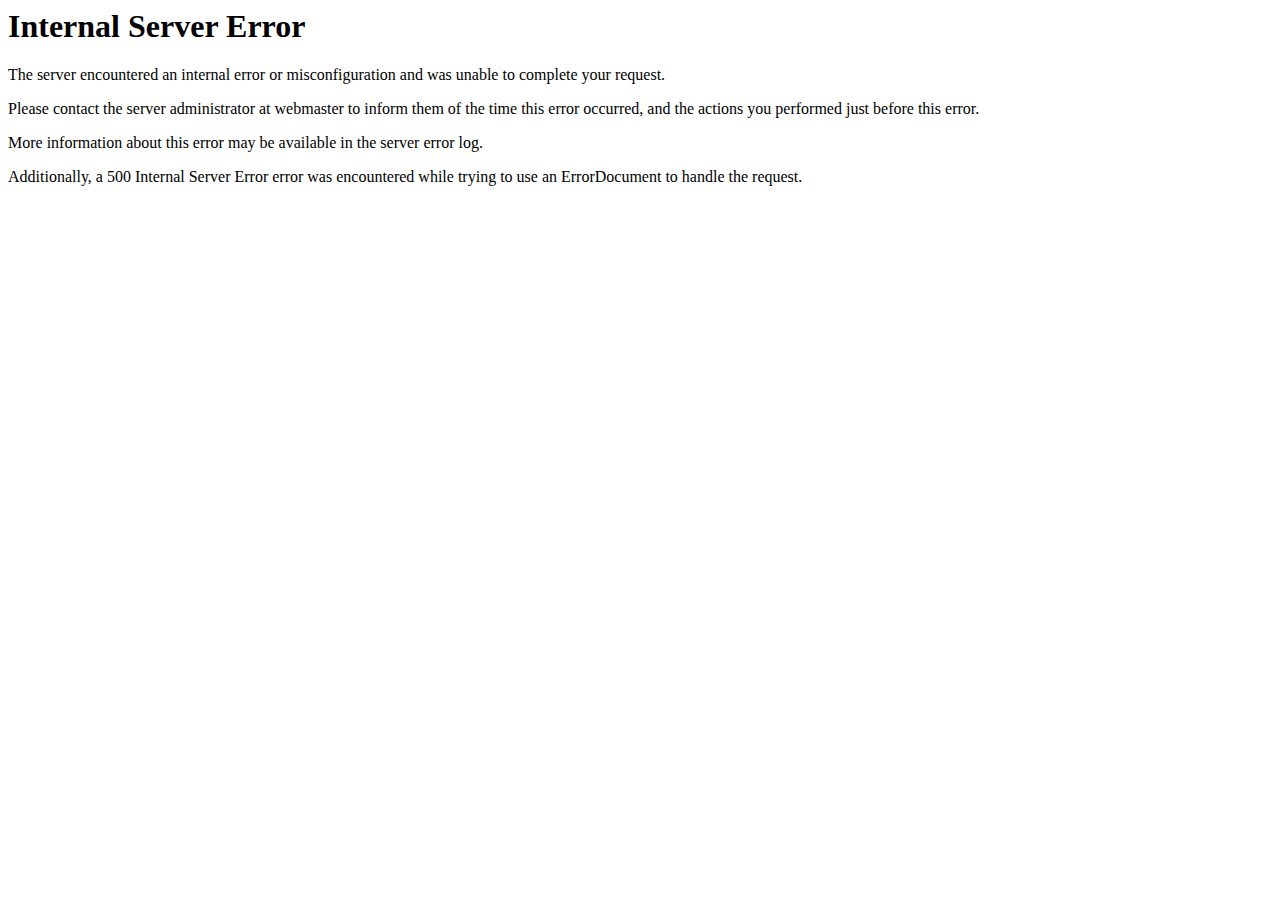
<file: static/plugins/skyboot-custom-icons-for-elementor/assets/css/fonts/themifyd41d.html>
<!DOCTYPE HTML PUBLIC "-//IETF//DTD HTML 2.0//EN">
<html><head>
<title>500 Internal Server Error</title>
</head><body>
<h1>Internal Server Error</h1>
<p>The server encountered an internal error or
misconfiguration and was unable to complete
your request.</p>
<p>Please contact the server administrator at 
 webmaster to inform them of the time this error occurred,
 and the actions you performed just before this error.</p>
<p>More information about this error may be available
in the server error log.</p>
<p>Additionally, a 500 Internal Server Error
error was encountered while trying to use an ErrorDocument to handle the request.</p>
</body></html>
</file>
<file: static/css/style.minf801.css>
@charset "UTF-8";
.wp-block-archives {
    box-sizing: border-box
}

.wp-block-archives-dropdown label {
    display: block
}

.wp-block-avatar {
    line-height: 0
}

.wp-block-avatar,
.wp-block-avatar img {
    box-sizing: border-box
}

.wp-block-avatar.aligncenter {
    text-align: center
}

.wp-block-audio {
    box-sizing: border-box
}

.wp-block-audio figcaption {
    margin-bottom: 1em;
    margin-top: .5em
}

.wp-block-audio audio {
    min-width: 300px;
    width: 100%
}

.wp-block-button__link {
    box-sizing: border-box;
    cursor: pointer;
    display: inline-block;
    text-align: center;
    word-break: break-word
}

.wp-block-button__link.aligncenter {
    text-align: center
}

.wp-block-button__link.alignright {
    text-align: right
}

:where(.wp-block-button__link) {
    border-radius: 9999px;
    box-shadow: none;
    padding: calc(.667em + 2px) calc(1.333em + 2px);
    text-decoration: none
}

.wp-block-button[style*=text-decoration] .wp-block-button__link {
    text-decoration: inherit
}

.wp-block-buttons>.wp-block-button.has-custom-width {
    max-width: none
}

.wp-block-buttons>.wp-block-button.has-custom-width .wp-block-button__link {
    width: 100%
}

.wp-block-buttons>.wp-block-button.has-custom-font-size .wp-block-button__link {
    font-size: inherit
}

.wp-block-buttons>.wp-block-button.wp-block-button__width-25 {
    width: calc(25% - var(--wp--style--block-gap, .5em)*.75)
}

.wp-block-buttons>.wp-block-button.wp-block-button__width-50 {
    width: calc(50% - var(--wp--style--block-gap, .5em)*.5)
}

.wp-block-buttons>.wp-block-button.wp-block-button__width-75 {
    width: calc(75% - var(--wp--style--block-gap, .5em)*.25)
}

.wp-block-buttons>.wp-block-button.wp-block-button__width-100 {
    flex-basis: 100%;
    width: 100%
}

.wp-block-buttons.is-vertical>.wp-block-button.wp-block-button__width-25 {
    width: 25%
}

.wp-block-buttons.is-vertical>.wp-block-button.wp-block-button__width-50 {
    width: 50%
}

.wp-block-buttons.is-vertical>.wp-block-button.wp-block-button__width-75 {
    width: 75%
}

.wp-block-button.is-style-squared,
.wp-block-button__link.wp-block-button.is-style-squared {
    border-radius: 0
}

.wp-block-button.no-border-radius,
.wp-block-button__link.no-border-radius {
    border-radius: 0!important
}

.wp-block-button .wp-block-button__link.is-style-outline,
.wp-block-button.is-style-outline>.wp-block-button__link {
    border: 2px solid;
    padding: .667em 1.333em
}

.wp-block-button .wp-block-button__link.is-style-outline:not(.has-text-color),
.wp-block-button.is-style-outline>.wp-block-button__link:not(.has-text-color) {
    color: currentColor
}

.wp-block-button .wp-block-button__link.is-style-outline:not(.has-background),
.wp-block-button.is-style-outline>.wp-block-button__link:not(.has-background) {
    background-color: transparent;
    background-image: none
}

.wp-block-button .wp-block-button__link:where(.has-border-color) {
    border-width: initial
}

.wp-block-button .wp-block-button__link:where([style*=border-top-color]) {
    border-top-width: medium
}

.wp-block-button .wp-block-button__link:where([style*=border-right-color]) {
    border-right-width: medium
}

.wp-block-button .wp-block-button__link:where([style*=border-bottom-color]) {
    border-bottom-width: medium
}

.wp-block-button .wp-block-button__link:where([style*=border-left-color]) {
    border-left-width: medium
}

.wp-block-button .wp-block-button__link:where([style*=border-style]) {
    border-width: initial
}

.wp-block-button .wp-block-button__link:where([style*=border-top-style]) {
    border-top-width: medium
}

.wp-block-button .wp-block-button__link:where([style*=border-right-style]) {
    border-right-width: medium
}

.wp-block-button .wp-block-button__link:where([style*=border-bottom-style]) {
    border-bottom-width: medium
}

.wp-block-button .wp-block-button__link:where([style*=border-left-style]) {
    border-left-width: medium
}

.wp-block-buttons.is-vertical {
    flex-direction: column
}

.wp-block-buttons.is-vertical>.wp-block-button:last-child {
    margin-bottom: 0
}

.wp-block-buttons>.wp-block-button {
    display: inline-block;
    margin: 0
}

.wp-block-buttons.is-content-justification-left {
    justify-content: flex-start
}

.wp-block-buttons.is-content-justification-left.is-vertical {
    align-items: flex-start
}

.wp-block-buttons.is-content-justification-center {
    justify-content: center
}

.wp-block-buttons.is-content-justification-center.is-vertical {
    align-items: center
}

.wp-block-buttons.is-content-justification-right {
    justify-content: flex-end
}

.wp-block-buttons.is-content-justification-right.is-vertical {
    align-items: flex-end
}

.wp-block-buttons.is-content-justification-space-between {
    justify-content: space-between
}

.wp-block-buttons.aligncenter {
    text-align: center
}

.wp-block-buttons:not(.is-content-justification-space-between, .is-content-justification-right, .is-content-justification-left, .is-content-justification-center) .wp-block-button.aligncenter {
    margin-left: auto;
    margin-right: auto;
    width: 100%
}

.wp-block-buttons[style*=text-decoration] .wp-block-button,
.wp-block-buttons[style*=text-decoration] .wp-block-button__link {
    text-decoration: inherit
}

.wp-block-buttons.has-custom-font-size .wp-block-button__link {
    font-size: inherit
}

.wp-block-button.aligncenter,
.wp-block-calendar {
    text-align: center
}

.wp-block-calendar td,
.wp-block-calendar th {
    border: 1px solid;
    padding: .25em
}

.wp-block-calendar th {
    font-weight: 400
}

.wp-block-calendar caption {
    background-color: inherit
}

.wp-block-calendar table {
    border-collapse: collapse;
    width: 100%
}

.wp-block-calendar table:where(:not(.has-text-color)) {
    color: #40464d
}

.wp-block-calendar table:where(:not(.has-text-color)) td,
.wp-block-calendar table:where(:not(.has-text-color)) th {
    border-color: #ddd
}

.wp-block-calendar table.has-background th {
    background-color: inherit
}

.wp-block-calendar table.has-text-color th {
    color: inherit
}

:where(.wp-block-calendar table:not(.has-background) th) {
    background: #ddd
}

.wp-block-categories {
    box-sizing: border-box
}

.wp-block-categories.alignleft {
    margin-right: 2em
}

.wp-block-categories.alignright {
    margin-left: 2em
}

.wp-block-categories.wp-block-categories-dropdown.aligncenter {
    text-align: center
}

.wp-block-code {
    box-sizing: border-box
}

.wp-block-code code {
    display: block;
    font-family: inherit;
    overflow-wrap: break-word;
    white-space: pre-wrap
}

.wp-block-columns {
    align-items: normal!important;
    box-sizing: border-box;
    display: flex;
    flex-wrap: wrap!important
}

@media (min-width:782px) {
    .wp-block-columns {
        flex-wrap: nowrap!important
    }
}

.wp-block-columns.are-vertically-aligned-top {
    align-items: flex-start
}

.wp-block-columns.are-vertically-aligned-center {
    align-items: center
}

.wp-block-columns.are-vertically-aligned-bottom {
    align-items: flex-end
}

@media (max-width:781px) {
    .wp-block-columns:not(.is-not-stacked-on-mobile)>.wp-block-column {
        flex-basis: 100%!important
    }
}

@media (min-width:782px) {
    .wp-block-columns:not(.is-not-stacked-on-mobile)>.wp-block-column {
        flex-basis: 0;
        flex-grow: 1
    }
    .wp-block-columns:not(.is-not-stacked-on-mobile)>.wp-block-column[style*=flex-basis] {
        flex-grow: 0
    }
}

.wp-block-columns.is-not-stacked-on-mobile {
    flex-wrap: nowrap!important
}

.wp-block-columns.is-not-stacked-on-mobile>.wp-block-column {
    flex-basis: 0;
    flex-grow: 1
}

.wp-block-columns.is-not-stacked-on-mobile>.wp-block-column[style*=flex-basis] {
    flex-grow: 0
}

:where(.wp-block-columns) {
    margin-bottom: 1.75em
}

:where(.wp-block-columns.has-background) {
    padding: 1.25em 2.375em
}

.wp-block-column {
    flex-grow: 1;
    min-width: 0;
    overflow-wrap: break-word;
    word-break: break-word
}

.wp-block-column.is-vertically-aligned-top {
    align-self: flex-start
}

.wp-block-column.is-vertically-aligned-center {
    align-self: center
}

.wp-block-column.is-vertically-aligned-bottom {
    align-self: flex-end
}

.wp-block-column.is-vertically-aligned-bottom,
.wp-block-column.is-vertically-aligned-center,
.wp-block-column.is-vertically-aligned-top {
    width: 100%
}

.wp-block-post-comments {
    box-sizing: border-box
}

.wp-block-post-comments .alignleft {
    float: left
}

.wp-block-post-comments .alignright {
    float: right
}

.wp-block-post-comments .navigation:after {
    clear: both;
    content: "";
    display: table
}

.wp-block-post-comments .commentlist {
    clear: both;
    list-style: none;
    margin: 0;
    padding: 0
}

.wp-block-post-comments .commentlist .comment {
    min-height: 2.25em;
    padding-left: 3.25em
}

.wp-block-post-comments .commentlist .comment p {
    font-size: 1em;
    line-height: 1.8;
    margin: 1em 0
}

.wp-block-post-comments .commentlist .children {
    list-style: none;
    margin: 0;
    padding: 0
}

.wp-block-post-comments .comment-author {
    line-height: 1.5
}

.wp-block-post-comments .comment-author .avatar {
    border-radius: 1.5em;
    display: block;
    float: left;
    height: 2.5em;
    margin-right: .75em;
    margin-top: .5em;
    width: 2.5em
}

.wp-block-post-comments .comment-author cite {
    font-style: normal
}

.wp-block-post-comments .comment-meta {
    font-size: .875em;
    line-height: 1.5
}

.wp-block-post-comments .comment-meta b {
    font-weight: 400
}

.wp-block-post-comments .comment-meta .comment-awaiting-moderation {
    display: block;
    margin-bottom: 1em;
    margin-top: 1em
}

.wp-block-post-comments .comment-body .commentmetadata {
    font-size: .875em
}

.wp-block-post-comments .comment-form-author label,
.wp-block-post-comments .comment-form-comment label,
.wp-block-post-comments .comment-form-email label,
.wp-block-post-comments .comment-form-url label {
    display: block;
    margin-bottom: .25em
}

.wp-block-post-comments .comment-form input:not([type=submit]):not([type=checkbox]),
.wp-block-post-comments .comment-form textarea {
    box-sizing: border-box;
    display: block;
    width: 100%
}

.wp-block-post-comments .comment-form-cookies-consent {
    display: flex;
    gap: .25em
}

.wp-block-post-comments .comment-form-cookies-consent #wp-comment-cookies-consent {
    margin-top: .35em
}

.wp-block-post-comments .comment-reply-title {
    margin-bottom: 0
}

.wp-block-post-comments .comment-reply-title :where(small) {
    font-size: var(--wp--preset--font-size--medium, smaller);
    margin-left: .5em
}

.wp-block-post-comments .reply {
    font-size: .875em;
    margin-bottom: 1.4em
}

.wp-block-post-comments input:not([type=submit]),
.wp-block-post-comments textarea {
    border: 1px solid #949494;
    font-family: inherit;
    font-size: 1em
}

.wp-block-post-comments input:not([type=submit]):not([type=checkbox]),
.wp-block-post-comments textarea {
    padding: calc(.667em + 2px)
}

:where(.wp-block-post-comments input[type=submit]) {
    border: none
}

.wp-block-comments-pagination>.wp-block-comments-pagination-next,
.wp-block-comments-pagination>.wp-block-comments-pagination-numbers,
.wp-block-comments-pagination>.wp-block-comments-pagination-previous {
    margin-bottom: .5em;
    margin-right: .5em
}

.wp-block-comments-pagination>.wp-block-comments-pagination-next:last-child,
.wp-block-comments-pagination>.wp-block-comments-pagination-numbers:last-child,
.wp-block-comments-pagination>.wp-block-comments-pagination-previous:last-child {
    margin-right: 0
}

.wp-block-comments-pagination .wp-block-comments-pagination-previous-arrow {
    display: inline-block;
    margin-right: 1ch
}

.wp-block-comments-pagination .wp-block-comments-pagination-previous-arrow:not(.is-arrow-chevron) {
    transform: scaleX(1)
}

.wp-block-comments-pagination .wp-block-comments-pagination-next-arrow {
    display: inline-block;
    margin-left: 1ch
}

.wp-block-comments-pagination .wp-block-comments-pagination-next-arrow:not(.is-arrow-chevron) {
    transform: scaleX(1)
}

.wp-block-comments-pagination.aligncenter {
    justify-content: center
}

.wp-block-comment-template {
    box-sizing: border-box;
    list-style: none;
    margin-bottom: 0;
    max-width: 100%;
    padding: 0
}

.wp-block-comment-template li {
    clear: both
}

.wp-block-comment-template ol {
    list-style: none;
    margin-bottom: 0;
    max-width: 100%;
    padding-left: 2rem
}

.wp-block-comment-template.alignleft {
    float: left
}

.wp-block-comment-template.aligncenter {
    margin-left: auto;
    margin-right: auto;
    width: -moz-fit-content;
    width: fit-content
}

.wp-block-comment-template.alignright {
    float: right
}

.wp-block-cover,
.wp-block-cover-image {
    align-items: center;
    background-position: 50%;
    box-sizing: border-box;
    display: flex;
    justify-content: center;
    min-height: 430px;
    overflow: hidden;
    overflow: clip;
    padding: 1em;
    position: relative
}

.wp-block-cover .has-background-dim:not([class*=-background-color]),
.wp-block-cover-image .has-background-dim:not([class*=-background-color]),
.wp-block-cover-image.has-background-dim:not([class*=-background-color]),
.wp-block-cover.has-background-dim:not([class*=-background-color]) {
    background-color: #000
}

.wp-block-cover .has-background-dim.has-background-gradient,
.wp-block-cover-image .has-background-dim.has-background-gradient {
    background-color: transparent
}

.wp-block-cover-image.has-background-dim:before,
.wp-block-cover.has-background-dim:before {
    background-color: inherit;
    content: ""
}

.wp-block-cover .wp-block-cover__background,
.wp-block-cover .wp-block-cover__gradient-background,
.wp-block-cover-image .wp-block-cover__background,
.wp-block-cover-image .wp-block-cover__gradient-background,
.wp-block-cover-image.has-background-dim:not(.has-background-gradient):before,
.wp-block-cover.has-background-dim:not(.has-background-gradient):before {
    bottom: 0;
    left: 0;
    opacity: .5;
    position: absolute;
    right: 0;
    top: 0;
    z-index: 1
}

.wp-block-cover-image.has-background-dim.has-background-dim-10 .wp-block-cover__background,
.wp-block-cover-image.has-background-dim.has-background-dim-10 .wp-block-cover__gradient-background,
.wp-block-cover-image.has-background-dim.has-background-dim-10:not(.has-background-gradient):before,
.wp-block-cover.has-background-dim.has-background-dim-10 .wp-block-cover__background,
.wp-block-cover.has-background-dim.has-background-dim-10 .wp-block-cover__gradient-background,
.wp-block-cover.has-background-dim.has-background-dim-10:not(.has-background-gradient):before {
    opacity: .1
}

.wp-block-cover-image.has-background-dim.has-background-dim-20 .wp-block-cover__background,
.wp-block-cover-image.has-background-dim.has-background-dim-20 .wp-block-cover__gradient-background,
.wp-block-cover-image.has-background-dim.has-background-dim-20:not(.has-background-gradient):before,
.wp-block-cover.has-background-dim.has-background-dim-20 .wp-block-cover__background,
.wp-block-cover.has-background-dim.has-background-dim-20 .wp-block-cover__gradient-background,
.wp-block-cover.has-background-dim.has-background-dim-20:not(.has-background-gradient):before {
    opacity: .2
}

.wp-block-cover-image.has-background-dim.has-background-dim-30 .wp-block-cover__background,
.wp-block-cover-image.has-background-dim.has-background-dim-30 .wp-block-cover__gradient-background,
.wp-block-cover-image.has-background-dim.has-background-dim-30:not(.has-background-gradient):before,
.wp-block-cover.has-background-dim.has-background-dim-30 .wp-block-cover__background,
.wp-block-cover.has-background-dim.has-background-dim-30 .wp-block-cover__gradient-background,
.wp-block-cover.has-background-dim.has-background-dim-30:not(.has-background-gradient):before {
    opacity: .3
}

.wp-block-cover-image.has-background-dim.has-background-dim-40 .wp-block-cover__background,
.wp-block-cover-image.has-background-dim.has-background-dim-40 .wp-block-cover__gradient-background,
.wp-block-cover-image.has-background-dim.has-background-dim-40:not(.has-background-gradient):before,
.wp-block-cover.has-background-dim.has-background-dim-40 .wp-block-cover__background,
.wp-block-cover.has-background-dim.has-background-dim-40 .wp-block-cover__gradient-background,
.wp-block-cover.has-background-dim.has-background-dim-40:not(.has-background-gradient):before {
    opacity: .4
}

.wp-block-cover-image.has-background-dim.has-background-dim-50 .wp-block-cover__background,
.wp-block-cover-image.has-background-dim.has-background-dim-50 .wp-block-cover__gradient-background,
.wp-block-cover-image.has-background-dim.has-background-dim-50:not(.has-background-gradient):before,
.wp-block-cover.has-background-dim.has-background-dim-50 .wp-block-cover__background,
.wp-block-cover.has-background-dim.has-background-dim-50 .wp-block-cover__gradient-background,
.wp-block-cover.has-background-dim.has-background-dim-50:not(.has-background-gradient):before {
    opacity: .5
}

.wp-block-cover-image.has-background-dim.has-background-dim-60 .wp-block-cover__background,
.wp-block-cover-image.has-background-dim.has-background-dim-60 .wp-block-cover__gradient-background,
.wp-block-cover-image.has-background-dim.has-background-dim-60:not(.has-background-gradient):before,
.wp-block-cover.has-background-dim.has-background-dim-60 .wp-block-cover__background,
.wp-block-cover.has-background-dim.has-background-dim-60 .wp-block-cover__gradient-background,
.wp-block-cover.has-background-dim.has-background-dim-60:not(.has-background-gradient):before {
    opacity: .6
}

.wp-block-cover-image.has-background-dim.has-background-dim-70 .wp-block-cover__background,
.wp-block-cover-image.has-background-dim.has-background-dim-70 .wp-block-cover__gradient-background,
.wp-block-cover-image.has-background-dim.has-background-dim-70:not(.has-background-gradient):before,
.wp-block-cover.has-background-dim.has-background-dim-70 .wp-block-cover__background,
.wp-block-cover.has-background-dim.has-background-dim-70 .wp-block-cover__gradient-background,
.wp-block-cover.has-background-dim.has-background-dim-70:not(.has-background-gradient):before {
    opacity: .7
}

.wp-block-cover-image.has-background-dim.has-background-dim-80 .wp-block-cover__background,
.wp-block-cover-image.has-background-dim.has-background-dim-80 .wp-block-cover__gradient-background,
.wp-block-cover-image.has-background-dim.has-background-dim-80:not(.has-background-gradient):before,
.wp-block-cover.has-background-dim.has-background-dim-80 .wp-block-cover__background,
.wp-block-cover.has-background-dim.has-background-dim-80 .wp-block-cover__gradient-background,
.wp-block-cover.has-background-dim.has-background-dim-80:not(.has-background-gradient):before {
    opacity: .8
}

.wp-block-cover-image.has-background-dim.has-background-dim-90 .wp-block-cover__background,
.wp-block-cover-image.has-background-dim.has-background-dim-90 .wp-block-cover__gradient-background,
.wp-block-cover-image.has-background-dim.has-background-dim-90:not(.has-background-gradient):before,
.wp-block-cover.has-background-dim.has-background-dim-90 .wp-block-cover__background,
.wp-block-cover.has-background-dim.has-background-dim-90 .wp-block-cover__gradient-background,
.wp-block-cover.has-background-dim.has-background-dim-90:not(.has-background-gradient):before {
    opacity: .9
}

.wp-block-cover-image.has-background-dim.has-background-dim-100 .wp-block-cover__background,
.wp-block-cover-image.has-background-dim.has-background-dim-100 .wp-block-cover__gradient-background,
.wp-block-cover-image.has-background-dim.has-background-dim-100:not(.has-background-gradient):before,
.wp-block-cover.has-background-dim.has-background-dim-100 .wp-block-cover__background,
.wp-block-cover.has-background-dim.has-background-dim-100 .wp-block-cover__gradient-background,
.wp-block-cover.has-background-dim.has-background-dim-100:not(.has-background-gradient):before {
    opacity: 1
}

.wp-block-cover .wp-block-cover__background.has-background-dim.has-background-dim-0,
.wp-block-cover .wp-block-cover__gradient-background.has-background-dim.has-background-dim-0,
.wp-block-cover-image .wp-block-cover__background.has-background-dim.has-background-dim-0,
.wp-block-cover-image .wp-block-cover__gradient-background.has-background-dim.has-background-dim-0 {
    opacity: 0
}

.wp-block-cover .wp-block-cover__background.has-background-dim.has-background-dim-10,
.wp-block-cover .wp-block-cover__gradient-background.has-background-dim.has-background-dim-10,
.wp-block-cover-image .wp-block-cover__background.has-background-dim.has-background-dim-10,
.wp-block-cover-image .wp-block-cover__gradient-background.has-background-dim.has-background-dim-10 {
    opacity: .1
}

.wp-block-cover .wp-block-cover__background.has-background-dim.has-background-dim-20,
.wp-block-cover .wp-block-cover__gradient-background.has-background-dim.has-background-dim-20,
.wp-block-cover-image .wp-block-cover__background.has-background-dim.has-background-dim-20,
.wp-block-cover-image .wp-block-cover__gradient-background.has-background-dim.has-background-dim-20 {
    opacity: .2
}

.wp-block-cover .wp-block-cover__background.has-background-dim.has-background-dim-30,
.wp-block-cover .wp-block-cover__gradient-background.has-background-dim.has-background-dim-30,
.wp-block-cover-image .wp-block-cover__background.has-background-dim.has-background-dim-30,
.wp-block-cover-image .wp-block-cover__gradient-background.has-background-dim.has-background-dim-30 {
    opacity: .3
}

.wp-block-cover .wp-block-cover__background.has-background-dim.has-background-dim-40,
.wp-block-cover .wp-block-cover__gradient-background.has-background-dim.has-background-dim-40,
.wp-block-cover-image .wp-block-cover__background.has-background-dim.has-background-dim-40,
.wp-block-cover-image .wp-block-cover__gradient-background.has-background-dim.has-background-dim-40 {
    opacity: .4
}

.wp-block-cover .wp-block-cover__background.has-background-dim.has-background-dim-50,
.wp-block-cover .wp-block-cover__gradient-background.has-background-dim.has-background-dim-50,
.wp-block-cover-image .wp-block-cover__background.has-background-dim.has-background-dim-50,
.wp-block-cover-image .wp-block-cover__gradient-background.has-background-dim.has-background-dim-50 {
    opacity: .5
}

.wp-block-cover .wp-block-cover__background.has-background-dim.has-background-dim-60,
.wp-block-cover .wp-block-cover__gradient-background.has-background-dim.has-background-dim-60,
.wp-block-cover-image .wp-block-cover__background.has-background-dim.has-background-dim-60,
.wp-block-cover-image .wp-block-cover__gradient-background.has-background-dim.has-background-dim-60 {
    opacity: .6
}

.wp-block-cover .wp-block-cover__background.has-background-dim.has-background-dim-70,
.wp-block-cover .wp-block-cover__gradient-background.has-background-dim.has-background-dim-70,
.wp-block-cover-image .wp-block-cover__background.has-background-dim.has-background-dim-70,
.wp-block-cover-image .wp-block-cover__gradient-background.has-background-dim.has-background-dim-70 {
    opacity: .7
}

.wp-block-cover .wp-block-cover__background.has-background-dim.has-background-dim-80,
.wp-block-cover .wp-block-cover__gradient-background.has-background-dim.has-background-dim-80,
.wp-block-cover-image .wp-block-cover__background.has-background-dim.has-background-dim-80,
.wp-block-cover-image .wp-block-cover__gradient-background.has-background-dim.has-background-dim-80 {
    opacity: .8
}

.wp-block-cover .wp-block-cover__background.has-background-dim.has-background-dim-90,
.wp-block-cover .wp-block-cover__gradient-background.has-background-dim.has-background-dim-90,
.wp-block-cover-image .wp-block-cover__background.has-background-dim.has-background-dim-90,
.wp-block-cover-image .wp-block-cover__gradient-background.has-background-dim.has-background-dim-90 {
    opacity: .9
}

.wp-block-cover .wp-block-cover__background.has-background-dim.has-background-dim-100,
.wp-block-cover .wp-block-cover__gradient-background.has-background-dim.has-background-dim-100,
.wp-block-cover-image .wp-block-cover__background.has-background-dim.has-background-dim-100,
.wp-block-cover-image .wp-block-cover__gradient-background.has-background-dim.has-background-dim-100 {
    opacity: 1
}

.wp-block-cover-image.alignleft,
.wp-block-cover-image.alignright,
.wp-block-cover.alignleft,
.wp-block-cover.alignright {
    max-width: 420px;
    width: 100%
}

.wp-block-cover-image:after,
.wp-block-cover:after {
    content: "";
    display: block;
    font-size: 0;
    min-height: inherit
}

@supports (position:sticky) {
    .wp-block-cover-image:after,
    .wp-block-cover:after {
        content: none
    }
}

.wp-block-cover-image.aligncenter,
.wp-block-cover-image.alignleft,
.wp-block-cover-image.alignright,
.wp-block-cover.aligncenter,
.wp-block-cover.alignleft,
.wp-block-cover.alignright {
    display: flex
}

.wp-block-cover .wp-block-cover__inner-container,
.wp-block-cover-image .wp-block-cover__inner-container {
    color: inherit;
    width: 100%;
    z-index: 1
}

.wp-block-cover h1:not(.has-text-color),
.wp-block-cover h2:not(.has-text-color),
.wp-block-cover h3:not(.has-text-color),
.wp-block-cover h4:not(.has-text-color),
.wp-block-cover h5:not(.has-text-color),
.wp-block-cover h6:not(.has-text-color),
.wp-block-cover p:not(.has-text-color),
.wp-block-cover-image h1:not(.has-text-color),
.wp-block-cover-image h2:not(.has-text-color),
.wp-block-cover-image h3:not(.has-text-color),
.wp-block-cover-image h4:not(.has-text-color),
.wp-block-cover-image h5:not(.has-text-color),
.wp-block-cover-image h6:not(.has-text-color),
.wp-block-cover-image p:not(.has-text-color) {
    color: inherit
}

.wp-block-cover-image.is-position-top-left,
.wp-block-cover.is-position-top-left {
    align-items: flex-start;
    justify-content: flex-start
}

.wp-block-cover-image.is-position-top-center,
.wp-block-cover.is-position-top-center {
    align-items: flex-start;
    justify-content: center
}

.wp-block-cover-image.is-position-top-right,
.wp-block-cover.is-position-top-right {
    align-items: flex-start;
    justify-content: flex-end
}

.wp-block-cover-image.is-position-center-left,
.wp-block-cover.is-position-center-left {
    align-items: center;
    justify-content: flex-start
}

.wp-block-cover-image.is-position-center-center,
.wp-block-cover.is-position-center-center {
    align-items: center;
    justify-content: center
}

.wp-block-cover-image.is-position-center-right,
.wp-block-cover.is-position-center-right {
    align-items: center;
    justify-content: flex-end
}

.wp-block-cover-image.is-position-bottom-left,
.wp-block-cover.is-position-bottom-left {
    align-items: flex-end;
    justify-content: flex-start
}

.wp-block-cover-image.is-position-bottom-center,
.wp-block-cover.is-position-bottom-center {
    align-items: flex-end;
    justify-content: center
}

.wp-block-cover-image.is-position-bottom-right,
.wp-block-cover.is-position-bottom-right {
    align-items: flex-end;
    justify-content: flex-end
}

.wp-block-cover-image.has-custom-content-position.has-custom-content-position .wp-block-cover__inner-container,
.wp-block-cover.has-custom-content-position.has-custom-content-position .wp-block-cover__inner-container {
    margin: 0;
    width: auto
}

.wp-block-cover .wp-block-cover__image-background,
.wp-block-cover video.wp-block-cover__video-background,
.wp-block-cover-image .wp-block-cover__image-background,
.wp-block-cover-image video.wp-block-cover__video-background {
    border: none;
    bottom: 0;
    box-shadow: none;
    height: 100%;
    left: 0;
    margin: 0;
    max-height: none;
    max-width: none;
    object-fit: cover;
    outline: none;
    padding: 0;
    position: absolute;
    right: 0;
    top: 0;
    width: 100%
}

.wp-block-cover-image.has-parallax,
.wp-block-cover.has-parallax,
.wp-block-cover__image-background.has-parallax,
video.wp-block-cover__video-background.has-parallax {
    background-attachment: fixed;
    background-repeat: no-repeat;
    background-size: cover
}

@supports (-webkit-touch-callout:inherit) {
    .wp-block-cover-image.has-parallax,
    .wp-block-cover.has-parallax,
    .wp-block-cover__image-background.has-parallax,
    video.wp-block-cover__video-background.has-parallax {
        background-attachment: scroll
    }
}

@media (prefers-reduced-motion:reduce) {
    .wp-block-cover-image.has-parallax,
    .wp-block-cover.has-parallax,
    .wp-block-cover__image-background.has-parallax,
    video.wp-block-cover__video-background.has-parallax {
        background-attachment: scroll
    }
}

.wp-block-cover-image.is-repeated,
.wp-block-cover.is-repeated,
.wp-block-cover__image-background.is-repeated,
video.wp-block-cover__video-background.is-repeated {
    background-repeat: repeat;
    background-size: auto
}

.wp-block-cover__image-background,
.wp-block-cover__video-background {
    z-index: 0
}

.wp-block-cover-image-text,
.wp-block-cover-image-text a,
.wp-block-cover-image-text a:active,
.wp-block-cover-image-text a:focus,
.wp-block-cover-image-text a:hover,
.wp-block-cover-text,
.wp-block-cover-text a,
.wp-block-cover-text a:active,
.wp-block-cover-text a:focus,
.wp-block-cover-text a:hover,
section.wp-block-cover-image h2,
section.wp-block-cover-image h2 a,
section.wp-block-cover-image h2 a:active,
section.wp-block-cover-image h2 a:focus,
section.wp-block-cover-image h2 a:hover {
    color: #fff
}

.wp-block-cover-image .wp-block-cover.has-left-content {
    justify-content: flex-start
}

.wp-block-cover-image .wp-block-cover.has-right-content {
    justify-content: flex-end
}

.wp-block-cover-image.has-left-content .wp-block-cover-image-text,
.wp-block-cover.has-left-content .wp-block-cover-text,
section.wp-block-cover-image.has-left-content>h2 {
    margin-left: 0;
    text-align: left
}

.wp-block-cover-image.has-right-content .wp-block-cover-image-text,
.wp-block-cover.has-right-content .wp-block-cover-text,
section.wp-block-cover-image.has-right-content>h2 {
    margin-right: 0;
    text-align: right
}

.wp-block-cover .wp-block-cover-text,
.wp-block-cover-image .wp-block-cover-image-text,
section.wp-block-cover-image>h2 {
    font-size: 2em;
    line-height: 1.25;
    margin-bottom: 0;
    max-width: 840px;
    padding: .44em;
    text-align: center;
    z-index: 1
}

:where(.wp-block-cover-image:not(.has-text-color)),
:where(.wp-block-cover:not(.has-text-color)) {
    color: #fff
}

:where(.wp-block-cover-image.is-light:not(.has-text-color)),
:where(.wp-block-cover.is-light:not(.has-text-color)) {
    color: #000
}

.wp-block-details {
    box-sizing: border-box;
    overflow: hidden
}

.wp-block-details summary {
    cursor: pointer
}

.wp-block-details>:not(summary) {
    margin-block-end: 0;
    margin-block-start: var(--wp--style--block-gap)
}

.wp-block-details>:last-child {
    margin-bottom: 0
}

.wp-block-embed.alignleft,
.wp-block-embed.alignright,
.wp-block[data-align=left]>[data-type="core/embed"],
.wp-block[data-align=right]>[data-type="core/embed"] {
    max-width: 360px;
    width: 100%
}

.wp-block-embed.alignleft .wp-block-embed__wrapper,
.wp-block-embed.alignright .wp-block-embed__wrapper,
.wp-block[data-align=left]>[data-type="core/embed"] .wp-block-embed__wrapper,
.wp-block[data-align=right]>[data-type="core/embed"] .wp-block-embed__wrapper {
    min-width: 280px
}

.wp-block-cover .wp-block-embed {
    min-height: 240px;
    min-width: 320px
}

.wp-block-embed {
    overflow-wrap: break-word
}

.wp-block-embed figcaption {
    margin-bottom: 1em;
    margin-top: .5em
}

.wp-block-embed iframe {
    max-width: 100%
}

.wp-block-embed__wrapper {
    position: relative
}

.wp-embed-responsive .wp-has-aspect-ratio .wp-block-embed__wrapper:before {
    content: "";
    display: block;
    padding-top: 50%
}

.wp-embed-responsive .wp-has-aspect-ratio iframe {
    bottom: 0;
    height: 100%;
    left: 0;
    position: absolute;
    right: 0;
    top: 0;
    width: 100%
}

.wp-embed-responsive .wp-embed-aspect-21-9 .wp-block-embed__wrapper:before {
    padding-top: 42.85%
}

.wp-embed-responsive .wp-embed-aspect-18-9 .wp-block-embed__wrapper:before {
    padding-top: 50%
}

.wp-embed-responsive .wp-embed-aspect-16-9 .wp-block-embed__wrapper:before {
    padding-top: 56.25%
}

.wp-embed-responsive .wp-embed-aspect-4-3 .wp-block-embed__wrapper:before {
    padding-top: 75%
}

.wp-embed-responsive .wp-embed-aspect-1-1 .wp-block-embed__wrapper:before {
    padding-top: 100%
}

.wp-embed-responsive .wp-embed-aspect-9-16 .wp-block-embed__wrapper:before {
    padding-top: 177.77%
}

.wp-embed-responsive .wp-embed-aspect-1-2 .wp-block-embed__wrapper:before {
    padding-top: 200%
}

.wp-block-file:not(.wp-element-button) {
    font-size: .8em
}

.wp-block-file.aligncenter {
    text-align: center
}

.wp-block-file.alignright {
    text-align: right
}

.wp-block-file *+.wp-block-file__button {
    margin-left: .75em
}

:where(.wp-block-file) {
    margin-bottom: 1.5em
}

.wp-block-file__embed {
    margin-bottom: 1em
}

:where(.wp-block-file__button) {
    border-radius: 2em;
    display: inline-block;
    padding: .5em 1em
}

:where(.wp-block-file__button):is(a):active,
:where(.wp-block-file__button):is(a):focus,
:where(.wp-block-file__button):is(a):hover,
:where(.wp-block-file__button):is(a):visited {
    box-shadow: none;
    color: #fff;
    opacity: .85;
    text-decoration: none
}

.blocks-gallery-grid:not(.has-nested-images),
.wp-block-gallery:not(.has-nested-images) {
    display: flex;
    flex-wrap: wrap;
    list-style-type: none;
    margin: 0;
    padding: 0
}

.blocks-gallery-grid:not(.has-nested-images) .blocks-gallery-image,
.blocks-gallery-grid:not(.has-nested-images) .blocks-gallery-item,
.wp-block-gallery:not(.has-nested-images) .blocks-gallery-image,
.wp-block-gallery:not(.has-nested-images) .blocks-gallery-item {
    display: flex;
    flex-direction: column;
    flex-grow: 1;
    justify-content: center;
    margin: 0 1em 1em 0;
    position: relative;
    width: calc(50% - 1em)
}

.blocks-gallery-grid:not(.has-nested-images) .blocks-gallery-image:nth-of-type(2n),
.blocks-gallery-grid:not(.has-nested-images) .blocks-gallery-item:nth-of-type(2n),
.wp-block-gallery:not(.has-nested-images) .blocks-gallery-image:nth-of-type(2n),
.wp-block-gallery:not(.has-nested-images) .blocks-gallery-item:nth-of-type(2n) {
    margin-right: 0
}

.blocks-gallery-grid:not(.has-nested-images) .blocks-gallery-image figure,
.blocks-gallery-grid:not(.has-nested-images) .blocks-gallery-item figure,
.wp-block-gallery:not(.has-nested-images) .blocks-gallery-image figure,
.wp-block-gallery:not(.has-nested-images) .blocks-gallery-item figure {
    align-items: flex-end;
    display: flex;
    height: 100%;
    justify-content: flex-start;
    margin: 0
}

.blocks-gallery-grid:not(.has-nested-images) .blocks-gallery-image img,
.blocks-gallery-grid:not(.has-nested-images) .blocks-gallery-item img,
.wp-block-gallery:not(.has-nested-images) .blocks-gallery-image img,
.wp-block-gallery:not(.has-nested-images) .blocks-gallery-item img {
    display: block;
    height: auto;
    max-width: 100%;
    width: auto
}

.blocks-gallery-grid:not(.has-nested-images) .blocks-gallery-image figcaption,
.blocks-gallery-grid:not(.has-nested-images) .blocks-gallery-item figcaption,
.wp-block-gallery:not(.has-nested-images) .blocks-gallery-image figcaption,
.wp-block-gallery:not(.has-nested-images) .blocks-gallery-item figcaption {
    background: linear-gradient(0deg, rgba(0, 0, 0, .7), rgba(0, 0, 0, .3) 70%, transparent);
    bottom: 0;
    box-sizing: border-box;
    color: #fff;
    font-size: .8em;
    margin: 0;
    max-height: 100%;
    overflow: auto;
    padding: 3em .77em .7em;
    position: absolute;
    text-align: center;
    width: 100%;
    z-index: 2
}

.blocks-gallery-grid:not(.has-nested-images) .blocks-gallery-image figcaption img,
.blocks-gallery-grid:not(.has-nested-images) .blocks-gallery-item figcaption img,
.wp-block-gallery:not(.has-nested-images) .blocks-gallery-image figcaption img,
.wp-block-gallery:not(.has-nested-images) .blocks-gallery-item figcaption img {
    display: inline
}

.blocks-gallery-grid:not(.has-nested-images) figcaption,
.wp-block-gallery:not(.has-nested-images) figcaption {
    flex-grow: 1
}

.blocks-gallery-grid:not(.has-nested-images).is-cropped .blocks-gallery-image a,
.blocks-gallery-grid:not(.has-nested-images).is-cropped .blocks-gallery-image img,
.blocks-gallery-grid:not(.has-nested-images).is-cropped .blocks-gallery-item a,
.blocks-gallery-grid:not(.has-nested-images).is-cropped .blocks-gallery-item img,
.wp-block-gallery:not(.has-nested-images).is-cropped .blocks-gallery-image a,
.wp-block-gallery:not(.has-nested-images).is-cropped .blocks-gallery-image img,
.wp-block-gallery:not(.has-nested-images).is-cropped .blocks-gallery-item a,
.wp-block-gallery:not(.has-nested-images).is-cropped .blocks-gallery-item img {
    flex: 1;
    height: 100%;
    object-fit: cover;
    width: 100%
}

.blocks-gallery-grid:not(.has-nested-images).columns-1 .blocks-gallery-image,
.blocks-gallery-grid:not(.has-nested-images).columns-1 .blocks-gallery-item,
.wp-block-gallery:not(.has-nested-images).columns-1 .blocks-gallery-image,
.wp-block-gallery:not(.has-nested-images).columns-1 .blocks-gallery-item {
    margin-right: 0;
    width: 100%
}

@media (min-width:600px) {
    .blocks-gallery-grid:not(.has-nested-images).columns-3 .blocks-gallery-image,
    .blocks-gallery-grid:not(.has-nested-images).columns-3 .blocks-gallery-item,
    .wp-block-gallery:not(.has-nested-images).columns-3 .blocks-gallery-image,
    .wp-block-gallery:not(.has-nested-images).columns-3 .blocks-gallery-item {
        margin-right: 1em;
        width: calc(33.33333% - .66667em)
    }
    .blocks-gallery-grid:not(.has-nested-images).columns-4 .blocks-gallery-image,
    .blocks-gallery-grid:not(.has-nested-images).columns-4 .blocks-gallery-item,
    .wp-block-gallery:not(.has-nested-images).columns-4 .blocks-gallery-image,
    .wp-block-gallery:not(.has-nested-images).columns-4 .blocks-gallery-item {
        margin-right: 1em;
        width: calc(25% - .75em)
    }
    .blocks-gallery-grid:not(.has-nested-images).columns-5 .blocks-gallery-image,
    .blocks-gallery-grid:not(.has-nested-images).columns-5 .blocks-gallery-item,
    .wp-block-gallery:not(.has-nested-images).columns-5 .blocks-gallery-image,
    .wp-block-gallery:not(.has-nested-images).columns-5 .blocks-gallery-item {
        margin-right: 1em;
        width: calc(20% - .8em)
    }
    .blocks-gallery-grid:not(.has-nested-images).columns-6 .blocks-gallery-image,
    .blocks-gallery-grid:not(.has-nested-images).columns-6 .blocks-gallery-item,
    .wp-block-gallery:not(.has-nested-images).columns-6 .blocks-gallery-image,
    .wp-block-gallery:not(.has-nested-images).columns-6 .blocks-gallery-item {
        margin-right: 1em;
        width: calc(16.66667% - .83333em)
    }
    .blocks-gallery-grid:not(.has-nested-images).columns-7 .blocks-gallery-image,
    .blocks-gallery-grid:not(.has-nested-images).columns-7 .blocks-gallery-item,
    .wp-block-gallery:not(.has-nested-images).columns-7 .blocks-gallery-image,
    .wp-block-gallery:not(.has-nested-images).columns-7 .blocks-gallery-item {
        margin-right: 1em;
        width: calc(14.28571% - .85714em)
    }
    .blocks-gallery-grid:not(.has-nested-images).columns-8 .blocks-gallery-image,
    .blocks-gallery-grid:not(.has-nested-images).columns-8 .blocks-gallery-item,
    .wp-block-gallery:not(.has-nested-images).columns-8 .blocks-gallery-image,
    .wp-block-gallery:not(.has-nested-images).columns-8 .blocks-gallery-item {
        margin-right: 1em;
        width: calc(12.5% - .875em)
    }
    .blocks-gallery-grid:not(.has-nested-images).columns-1 .blocks-gallery-image:nth-of-type(1n),
    .blocks-gallery-grid:not(.has-nested-images).columns-1 .blocks-gallery-item:nth-of-type(1n),
    .blocks-gallery-grid:not(.has-nested-images).columns-2 .blocks-gallery-image:nth-of-type(2n),
    .blocks-gallery-grid:not(.has-nested-images).columns-2 .blocks-gallery-item:nth-of-type(2n),
    .blocks-gallery-grid:not(.has-nested-images).columns-3 .blocks-gallery-image:nth-of-type(3n),
    .blocks-gallery-grid:not(.has-nested-images).columns-3 .blocks-gallery-item:nth-of-type(3n),
    .blocks-gallery-grid:not(.has-nested-images).columns-4 .blocks-gallery-image:nth-of-type(4n),
    .blocks-gallery-grid:not(.has-nested-images).columns-4 .blocks-gallery-item:nth-of-type(4n),
    .blocks-gallery-grid:not(.has-nested-images).columns-5 .blocks-gallery-image:nth-of-type(5n),
    .blocks-gallery-grid:not(.has-nested-images).columns-5 .blocks-gallery-item:nth-of-type(5n),
    .blocks-gallery-grid:not(.has-nested-images).columns-6 .blocks-gallery-image:nth-of-type(6n),
    .blocks-gallery-grid:not(.has-nested-images).columns-6 .blocks-gallery-item:nth-of-type(6n),
    .blocks-gallery-grid:not(.has-nested-images).columns-7 .blocks-gallery-image:nth-of-type(7n),
    .blocks-gallery-grid:not(.has-nested-images).columns-7 .blocks-gallery-item:nth-of-type(7n),
    .blocks-gallery-grid:not(.has-nested-images).columns-8 .blocks-gallery-image:nth-of-type(8n),
    .blocks-gallery-grid:not(.has-nested-images).columns-8 .blocks-gallery-item:nth-of-type(8n),
    .wp-block-gallery:not(.has-nested-images).columns-1 .blocks-gallery-image:nth-of-type(1n),
    .wp-block-gallery:not(.has-nested-images).columns-1 .blocks-gallery-item:nth-of-type(1n),
    .wp-block-gallery:not(.has-nested-images).columns-2 .blocks-gallery-image:nth-of-type(2n),
    .wp-block-gallery:not(.has-nested-images).columns-2 .blocks-gallery-item:nth-of-type(2n),
    .wp-block-gallery:not(.has-nested-images).columns-3 .blocks-gallery-image:nth-of-type(3n),
    .wp-block-gallery:not(.has-nested-images).columns-3 .blocks-gallery-item:nth-of-type(3n),
    .wp-block-gallery:not(.has-nested-images).columns-4 .blocks-gallery-image:nth-of-type(4n),
    .wp-block-gallery:not(.has-nested-images).columns-4 .blocks-gallery-item:nth-of-type(4n),
    .wp-block-gallery:not(.has-nested-images).columns-5 .blocks-gallery-image:nth-of-type(5n),
    .wp-block-gallery:not(.has-nested-images).columns-5 .blocks-gallery-item:nth-of-type(5n),
    .wp-block-gallery:not(.has-nested-images).columns-6 .blocks-gallery-image:nth-of-type(6n),
    .wp-block-gallery:not(.has-nested-images).columns-6 .blocks-gallery-item:nth-of-type(6n),
    .wp-block-gallery:not(.has-nested-images).columns-7 .blocks-gallery-image:nth-of-type(7n),
    .wp-block-gallery:not(.has-nested-images).columns-7 .blocks-gallery-item:nth-of-type(7n),
    .wp-block-gallery:not(.has-nested-images).columns-8 .blocks-gallery-image:nth-of-type(8n),
    .wp-block-gallery:not(.has-nested-images).columns-8 .blocks-gallery-item:nth-of-type(8n) {
        margin-right: 0
    }
}

.blocks-gallery-grid:not(.has-nested-images) .blocks-gallery-image:last-child,
.blocks-gallery-grid:not(.has-nested-images) .blocks-gallery-item:last-child,
.wp-block-gallery:not(.has-nested-images) .blocks-gallery-image:last-child,
.wp-block-gallery:not(.has-nested-images) .blocks-gallery-item:last-child {
    margin-right: 0
}

.blocks-gallery-grid:not(.has-nested-images).alignleft,
.blocks-gallery-grid:not(.has-nested-images).alignright,
.wp-block-gallery:not(.has-nested-images).alignleft,
.wp-block-gallery:not(.has-nested-images).alignright {
    max-width: 420px;
    width: 100%
}

.blocks-gallery-grid:not(.has-nested-images).aligncenter .blocks-gallery-item figure,
.wp-block-gallery:not(.has-nested-images).aligncenter .blocks-gallery-item figure {
    justify-content: center
}

.wp-block-gallery:not(.is-cropped) .blocks-gallery-item {
    align-self: flex-start
}

figure.wp-block-gallery.has-nested-images {
    align-items: normal
}

.wp-block-gallery.has-nested-images figure.wp-block-image:not(#individual-image) {
    margin: 0;
    width: calc(50% - var(--wp--style--unstable-gallery-gap, 16px)/2)
}

.wp-block-gallery.has-nested-images figure.wp-block-image {
    box-sizing: border-box;
    display: flex;
    flex-direction: column;
    flex-grow: 1;
    justify-content: center;
    max-width: 100%;
    position: relative
}

.wp-block-gallery.has-nested-images figure.wp-block-image>a,
.wp-block-gallery.has-nested-images figure.wp-block-image>div {
    flex-direction: column;
    flex-grow: 1;
    margin: 0
}

.wp-block-gallery.has-nested-images figure.wp-block-image img {
    display: block;
    height: auto;
    max-width: 100%!important;
    width: auto
}

.wp-block-gallery.has-nested-images figure.wp-block-image figcaption {
    background: linear-gradient(0deg, rgba(0, 0, 0, .7), rgba(0, 0, 0, .3) 70%, transparent);
    bottom: 0;
    box-sizing: border-box;
    color: #fff;
    font-size: 13px;
    left: 0;
    margin-bottom: 0;
    max-height: 60%;
    overflow: auto;
    padding: 0 8px 8px;
    position: absolute;
    text-align: center;
    width: 100%
}

.wp-block-gallery.has-nested-images figure.wp-block-image figcaption img {
    display: inline
}

.wp-block-gallery.has-nested-images figure.wp-block-image figcaption a {
    color: inherit
}

.wp-block-gallery.has-nested-images figure.wp-block-image.has-custom-border img {
    box-sizing: border-box
}

.wp-block-gallery.has-nested-images figure.wp-block-image.has-custom-border>a,
.wp-block-gallery.has-nested-images figure.wp-block-image.has-custom-border>div,
.wp-block-gallery.has-nested-images figure.wp-block-image.is-style-rounded>a,
.wp-block-gallery.has-nested-images figure.wp-block-image.is-style-rounded>div {
    flex: 1 1 auto
}

.wp-block-gallery.has-nested-images figure.wp-block-image.has-custom-border figcaption,
.wp-block-gallery.has-nested-images figure.wp-block-image.is-style-rounded figcaption {
    background: none;
    color: inherit;
    flex: initial;
    margin: 0;
    padding: 10px 10px 9px;
    position: relative
}

.wp-block-gallery.has-nested-images figcaption {
    flex-basis: 100%;
    flex-grow: 1;
    text-align: center
}

.wp-block-gallery.has-nested-images:not(.is-cropped) figure.wp-block-image:not(#individual-image) {
    margin-bottom: auto;
    margin-top: 0
}

.wp-block-gallery.has-nested-images.is-cropped figure.wp-block-image:not(#individual-image) {
    align-self: inherit
}

.wp-block-gallery.has-nested-images.is-cropped figure.wp-block-image:not(#individual-image)>a,
.wp-block-gallery.has-nested-images.is-cropped figure.wp-block-image:not(#individual-image)>div:not(.components-drop-zone) {
    display: flex
}

.wp-block-gallery.has-nested-images.is-cropped figure.wp-block-image:not(#individual-image) a,
.wp-block-gallery.has-nested-images.is-cropped figure.wp-block-image:not(#individual-image) img {
    flex: 1 0 0%;
    height: 100%;
    object-fit: cover;
    width: 100%
}

.wp-block-gallery.has-nested-images.columns-1 figure.wp-block-image:not(#individual-image) {
    width: 100%
}

@media (min-width:600px) {
    .wp-block-gallery.has-nested-images.columns-3 figure.wp-block-image:not(#individual-image) {
        width: calc(33.33333% - var(--wp--style--unstable-gallery-gap, 16px)*.66667)
    }
    .wp-block-gallery.has-nested-images.columns-4 figure.wp-block-image:not(#individual-image) {
        width: calc(25% - var(--wp--style--unstable-gallery-gap, 16px)*.75)
    }
    .wp-block-gallery.has-nested-images.columns-5 figure.wp-block-image:not(#individual-image) {
        width: calc(20% - var(--wp--style--unstable-gallery-gap, 16px)*.8)
    }
    .wp-block-gallery.has-nested-images.columns-6 figure.wp-block-image:not(#individual-image) {
        width: calc(16.66667% - var(--wp--style--unstable-gallery-gap, 16px)*.83333)
    }
    .wp-block-gallery.has-nested-images.columns-7 figure.wp-block-image:not(#individual-image) {
        width: calc(14.28571% - var(--wp--style--unstable-gallery-gap, 16px)*.85714)
    }
    .wp-block-gallery.has-nested-images.columns-8 figure.wp-block-image:not(#individual-image) {
        width: calc(12.5% - var(--wp--style--unstable-gallery-gap, 16px)*.875)
    }
    .wp-block-gallery.has-nested-images.columns-default figure.wp-block-image:not(#individual-image) {
        width: calc(33.33% - var(--wp--style--unstable-gallery-gap, 16px)*.66667)
    }
    .wp-block-gallery.has-nested-images.columns-default figure.wp-block-image:not(#individual-image):first-child:nth-last-child(2),
    .wp-block-gallery.has-nested-images.columns-default figure.wp-block-image:not(#individual-image):first-child:nth-last-child(2)~figure.wp-block-image:not(#individual-image) {
        width: calc(50% - var(--wp--style--unstable-gallery-gap, 16px)*.5)
    }
    .wp-block-gallery.has-nested-images.columns-default figure.wp-block-image:not(#individual-image):first-child:last-child {
        width: 100%
    }
}

.wp-block-gallery.has-nested-images.alignleft,
.wp-block-gallery.has-nested-images.alignright {
    max-width: 420px;
    width: 100%
}

.wp-block-gallery.has-nested-images.aligncenter {
    justify-content: center
}

.wp-block-group {
    box-sizing: border-box
}

h1.has-background,
h2.has-background,
h3.has-background,
h4.has-background,
h5.has-background,
h6.has-background {
    padding: 1.25em 2.375em
}

.wp-block-image img {
    box-sizing: border-box;
    height: auto;
    max-width: 100%;
    vertical-align: bottom
}

.wp-block-image[style*=border-radius] img,
.wp-block-image[style*=border-radius]>a {
    border-radius: inherit
}

.wp-block-image.has-custom-border img {
    box-sizing: border-box
}

.wp-block-image.aligncenter {
    text-align: center
}

.wp-block-image.alignfull img,
.wp-block-image.alignwide img {
    height: auto;
    width: 100%
}

.wp-block-image .aligncenter,
.wp-block-image .alignleft,
.wp-block-image .alignright,
.wp-block-image.aligncenter,
.wp-block-image.alignleft,
.wp-block-image.alignright {
    display: table
}

.wp-block-image .aligncenter>figcaption,
.wp-block-image .alignleft>figcaption,
.wp-block-image .alignright>figcaption,
.wp-block-image.aligncenter>figcaption,
.wp-block-image.alignleft>figcaption,
.wp-block-image.alignright>figcaption {
    caption-side: bottom;
    display: table-caption
}

.wp-block-image .alignleft {
    float: left;
    margin: .5em 1em .5em 0
}

.wp-block-image .alignright {
    float: right;
    margin: .5em 0 .5em 1em
}

.wp-block-image .aligncenter {
    margin-left: auto;
    margin-right: auto
}

.wp-block-image figcaption {
    margin-bottom: 1em;
    margin-top: .5em
}

.wp-block-image .is-style-rounded img,
.wp-block-image.is-style-circle-mask img,
.wp-block-image.is-style-rounded img {
    border-radius: 9999px
}

@supports ((-webkit-mask-image:none) or (mask-image:none)) or (-webkit-mask-image:none) {
    .wp-block-image.is-style-circle-mask img {
        border-radius: 0;
        -webkit-mask-image: url('data:image/svg+xml;utf8,<svg viewBox="0 0 100 100" xmlns="http://www.w3.org/2000/svg"><circle cx="50" cy="50" r="50"/></svg>');
        mask-image: url('data:image/svg+xml;utf8,<svg viewBox="0 0 100 100" xmlns="http://www.w3.org/2000/svg"><circle cx="50" cy="50" r="50"/></svg>');
        mask-mode: alpha;
        -webkit-mask-position: center;
        mask-position: center;
        -webkit-mask-repeat: no-repeat;
        mask-repeat: no-repeat;
        -webkit-mask-size: contain;
        mask-size: contain
    }
}

.wp-block-image :where(.has-border-color) {
    border-style: solid
}

.wp-block-image :where([style*=border-top-color]) {
    border-top-style: solid
}

.wp-block-image :where([style*=border-right-color]) {
    border-right-style: solid
}

.wp-block-image :where([style*=border-bottom-color]) {
    border-bottom-style: solid
}

.wp-block-image :where([style*=border-left-color]) {
    border-left-style: solid
}

.wp-block-image :where([style*=border-width]) {
    border-style: solid
}

.wp-block-image :where([style*=border-top-width]) {
    border-top-style: solid
}

.wp-block-image :where([style*=border-right-width]) {
    border-right-style: solid
}

.wp-block-image :where([style*=border-bottom-width]) {
    border-bottom-style: solid
}

.wp-block-image :where([style*=border-left-width]) {
    border-left-style: solid
}

.wp-block-image figure {
    margin: 0
}

.wp-lightbox-container .img-container {
    position: relative
}

.wp-lightbox-container button {
    background: none;
    border: none;
    cursor: zoom-in;
    height: 100%;
    position: absolute;
    width: 100%;
    z-index: 100
}

.wp-lightbox-container button:focus-visible {
    outline: 5px auto #212121;
    outline: 5px auto -webkit-focus-ring-color;
    outline-offset: 5px
}

.wp-lightbox-overlay {
    height: 100vh;
    left: 0;
    overflow: hidden;
    position: fixed;
    top: 0;
    visibility: hidden;
    width: 100vw;
    z-index: 100000
}

.wp-lightbox-overlay .close-button {
    cursor: pointer;
    padding: 0;
    position: absolute;
    right: 12.5px;
    top: 12.5px;
    z-index: 5000000
}

.wp-lightbox-overlay .wp-block-image {
    align-items: center;
    box-sizing: border-box;
    display: flex;
    flex-direction: column;
    height: 100%;
    justify-content: center;
    position: absolute;
    width: 100%;
    z-index: 3000000
}

.wp-lightbox-overlay .wp-block-image figcaption {
    display: none
}

.wp-lightbox-overlay .wp-block-image img {
    max-height: 100%;
    max-width: 100%;
    width: auto
}

.wp-lightbox-overlay button {
    background: none;
    border: none
}

.wp-lightbox-overlay .scrim {
    background-color: #fff;
    height: 100%;
    opacity: .9;
    position: absolute;
    width: 100%;
    z-index: 2000000
}

.wp-lightbox-overlay.fade.active {
    animation: turn-on-visibility .25s both;
    visibility: visible
}

.wp-lightbox-overlay.fade.active img {
    animation: turn-on-visibility .3s both
}

.wp-lightbox-overlay.fade.hideanimationenabled:not(.active) {
    animation: turn-off-visibility .3s both
}

.wp-lightbox-overlay.fade.hideanimationenabled:not(.active) img {
    animation: turn-off-visibility .25s both
}

.wp-lightbox-overlay.zoom img {
    height: var(--lightbox-image-max-height);
    position: absolute;
    transform-origin: top left;
    width: var(--lightbox-image-max-width)
}

.wp-lightbox-overlay.zoom.active {
    opacity: 1;
    visibility: visible
}

.wp-lightbox-overlay.zoom.active .wp-block-image img {
    animation: lightbox-zoom-in .4s forwards
}

@media (prefers-reduced-motion) {
    .wp-lightbox-overlay.zoom.active .wp-block-image img {
        animation: turn-on-visibility .4s both
    }
}

.wp-lightbox-overlay.zoom.active .scrim {
    animation: turn-on-visibility .4s forwards
}

.wp-lightbox-overlay.zoom.hideanimationenabled:not(.active) .wp-block-image img {
    animation: lightbox-zoom-out .4s forwards
}

@media (prefers-reduced-motion) {
    .wp-lightbox-overlay.zoom.hideanimationenabled:not(.active) .wp-block-image img {
        animation: turn-off-visibility .4s both
    }
}

.wp-lightbox-overlay.zoom.hideanimationenabled:not(.active) .scrim {
    animation: turn-off-visibility .4s forwards
}

html.has-lightbox-open {
    overflow: hidden
}

@keyframes turn-on-visibility {
    0% {
        opacity: 0
    }
    to {
        opacity: 1
    }
}

@keyframes turn-off-visibility {
    0% {
        opacity: 1;
        visibility: visible
    }
    99% {
        opacity: 0;
        visibility: visible
    }
    to {
        opacity: 0;
        visibility: hidden
    }
}

@keyframes lightbox-zoom-in {
    0% {
        left: var(--lightbox-initial-left-position);
        top: var(--lightbox-initial-top-position);
        transform: scale(var(--lightbox-scale-width), var(--lightbox-scale-height))
    }
    to {
        left: var(--lightbox-target-left-position);
        top: var(--lightbox-target-top-position);
        transform: scale(1)
    }
}

@keyframes lightbox-zoom-out {
    0% {
        left: var(--lightbox-target-left-position);
        top: var(--lightbox-target-top-position);
        transform: scale(1);
        visibility: visible
    }
    99% {
        visibility: visible
    }
    to {
        left: var(--lightbox-initial-left-position);
        top: var(--lightbox-initial-top-position);
        transform: scale(var(--lightbox-scale-width), var(--lightbox-scale-height))
    }
}

ol.wp-block-latest-comments {
    box-sizing: border-box;
    margin-left: 0
}

:where(.wp-block-latest-comments:not([style*=line-height] .wp-block-latest-comments__comment)) {
    line-height: 1.1
}

:where(.wp-block-latest-comments:not([style*=line-height] .wp-block-latest-comments__comment-excerpt p)) {
    line-height: 1.8
}

.has-dates :where(.wp-block-latest-comments:not([style*=line-height])),
.has-excerpts :where(.wp-block-latest-comments:not([style*=line-height])) {
    line-height: 1.5
}

.wp-block-latest-comments .wp-block-latest-comments {
    padding-left: 0
}

.wp-block-latest-comments__comment {
    list-style: none;
    margin-bottom: 1em
}

.has-avatars .wp-block-latest-comments__comment {
    list-style: none;
    min-height: 2.25em
}

.has-avatars .wp-block-latest-comments__comment .wp-block-latest-comments__comment-excerpt,
.has-avatars .wp-block-latest-comments__comment .wp-block-latest-comments__comment-meta {
    margin-left: 3.25em
}

.wp-block-latest-comments__comment-excerpt p {
    font-size: .875em;
    margin: .36em 0 1.4em
}

.wp-block-latest-comments__comment-date {
    display: block;
    font-size: .75em
}

.wp-block-latest-comments .avatar,
.wp-block-latest-comments__comment-avatar {
    border-radius: 1.5em;
    display: block;
    float: left;
    height: 2.5em;
    margin-right: .75em;
    width: 2.5em
}

.wp-block-latest-comments[class*=-font-size] a,
.wp-block-latest-comments[style*=font-size] a {
    font-size: inherit
}

.wp-block-latest-posts {
    box-sizing: border-box
}

.wp-block-latest-posts.alignleft {
    margin-right: 2em
}

.wp-block-latest-posts.alignright {
    margin-left: 2em
}

.wp-block-latest-posts.wp-block-latest-posts__list {
    list-style: none;
    padding-left: 0
}

.wp-block-latest-posts.wp-block-latest-posts__list li {
    clear: both
}

.wp-block-latest-posts.is-grid {
    display: flex;
    flex-wrap: wrap;
    padding: 0
}

.wp-block-latest-posts.is-grid li {
    margin: 0 1.25em 1.25em 0;
    width: 100%
}

@media (min-width:600px) {
    .wp-block-latest-posts.columns-2 li {
        width: calc(50% - .625em)
    }
    .wp-block-latest-posts.columns-2 li:nth-child(2n) {
        margin-right: 0
    }
    .wp-block-latest-posts.columns-3 li {
        width: calc(33.33333% - .83333em)
    }
    .wp-block-latest-posts.columns-3 li:nth-child(3n) {
        margin-right: 0
    }
    .wp-block-latest-posts.columns-4 li {
        width: calc(25% - .9375em)
    }
    .wp-block-latest-posts.columns-4 li:nth-child(4n) {
        margin-right: 0
    }
    .wp-block-latest-posts.columns-5 li {
        width: calc(20% - 1em)
    }
    .wp-block-latest-posts.columns-5 li:nth-child(5n) {
        margin-right: 0
    }
    .wp-block-latest-posts.columns-6 li {
        width: calc(16.66667% - 1.04167em)
    }
    .wp-block-latest-posts.columns-6 li:nth-child(6n) {
        margin-right: 0
    }
}

.wp-block-latest-posts__post-author,
.wp-block-latest-posts__post-date {
    display: block;
    font-size: .8125em
}

.wp-block-latest-posts__post-excerpt {
    margin-bottom: 1em;
    margin-top: .5em
}

.wp-block-latest-posts__featured-image a {
    display: inline-block
}

.wp-block-latest-posts__featured-image img {
    height: auto;
    max-width: 100%;
    width: auto
}

.wp-block-latest-posts__featured-image.alignleft {
    float: left;
    margin-right: 1em
}

.wp-block-latest-posts__featured-image.alignright {
    float: right;
    margin-left: 1em
}

.wp-block-latest-posts__featured-image.aligncenter {
    margin-bottom: 1em;
    text-align: center
}

ol,
ul {
    box-sizing: border-box
}

ol.has-background,
ul.has-background {
    padding: 1.25em 2.375em
}

.wp-block-media-text {
    box-sizing: border-box;
    /*!rtl:begin:ignore*/
    direction: ltr;
    /*!rtl:end:ignore*/
    display: grid;
    grid-template-columns: 50% 1fr;
    grid-template-rows: auto
}

.wp-block-media-text.has-media-on-the-right {
    grid-template-columns: 1fr 50%
}

.wp-block-media-text.is-vertically-aligned-top .wp-block-media-text__content,
.wp-block-media-text.is-vertically-aligned-top .wp-block-media-text__media {
    align-self: start
}

.wp-block-media-text .wp-block-media-text__content,
.wp-block-media-text .wp-block-media-text__media,
.wp-block-media-text.is-vertically-aligned-center .wp-block-media-text__content,
.wp-block-media-text.is-vertically-aligned-center .wp-block-media-text__media {
    align-self: center
}

.wp-block-media-text.is-vertically-aligned-bottom .wp-block-media-text__content,
.wp-block-media-text.is-vertically-aligned-bottom .wp-block-media-text__media {
    align-self: end
}

.wp-block-media-text .wp-block-media-text__media {
    /*!rtl:begin:ignore*/
    grid-column: 1;
    grid-row: 1;
    /*!rtl:end:ignore*/
    margin: 0
}

.wp-block-media-text .wp-block-media-text__content {
    direction: ltr;
    /*!rtl:begin:ignore*/
    grid-column: 2;
    grid-row: 1;
    /*!rtl:end:ignore*/
    padding: 0 8%;
    word-break: break-word
}

.wp-block-media-text.has-media-on-the-right .wp-block-media-text__media {
    /*!rtl:begin:ignore*/
    grid-column: 2;
    grid-row: 1
    /*!rtl:end:ignore*/
}

.wp-block-media-text.has-media-on-the-right .wp-block-media-text__content {
    /*!rtl:begin:ignore*/
    grid-column: 1;
    grid-row: 1
    /*!rtl:end:ignore*/
}

.wp-block-media-text__media img,
.wp-block-media-text__media video {
    height: auto;
    max-width: unset;
    vertical-align: middle;
    width: 100%
}

.wp-block-media-text.is-image-fill .wp-block-media-text__media {
    background-size: cover;
    height: 100%;
    min-height: 250px
}

.wp-block-media-text.is-image-fill .wp-block-media-text__media>a {
    display: block;
    height: 100%
}

.wp-block-media-text.is-image-fill .wp-block-media-text__media img {
    clip: rect(0, 0, 0, 0);
    border: 0;
    height: 1px;
    margin: -1px;
    overflow: hidden;
    padding: 0;
    position: absolute;
    width: 1px
}

@media (max-width:600px) {
    .wp-block-media-text.is-stacked-on-mobile {
        grid-template-columns: 100%!important
    }
    .wp-block-media-text.is-stacked-on-mobile .wp-block-media-text__media {
        grid-column: 1;
        grid-row: 1
    }
    .wp-block-media-text.is-stacked-on-mobile .wp-block-media-text__content {
        grid-column: 1;
        grid-row: 2
    }
}

.wp-block-navigation {
    --navigation-layout-justification-setting: flex-start;
    --navigation-layout-direction: row;
    --navigation-layout-wrap: wrap;
    --navigation-layout-justify: flex-start;
    --navigation-layout-align: center;
    position: relative
}

.wp-block-navigation ul {
    margin-bottom: 0;
    margin-left: 0;
    margin-top: 0;
    padding-left: 0
}

.wp-block-navigation ul,
.wp-block-navigation ul li {
    list-style: none;
    padding: 0
}

.wp-block-navigation .wp-block-navigation-item {
    align-items: center;
    display: flex;
    position: relative
}

.wp-block-navigation .wp-block-navigation-item .wp-block-navigation__submenu-container:empty {
    display: none
}

.wp-block-navigation .wp-block-navigation-item__content {
    display: block
}

.wp-block-navigation .wp-block-navigation-item__content.wp-block-navigation-item__content {
    color: inherit
}

.wp-block-navigation.has-text-decoration-underline .wp-block-navigation-item__content,
.wp-block-navigation.has-text-decoration-underline .wp-block-navigation-item__content:active,
.wp-block-navigation.has-text-decoration-underline .wp-block-navigation-item__content:focus {
    text-decoration: underline
}

.wp-block-navigation.has-text-decoration-line-through .wp-block-navigation-item__content,
.wp-block-navigation.has-text-decoration-line-through .wp-block-navigation-item__content:active,
.wp-block-navigation.has-text-decoration-line-through .wp-block-navigation-item__content:focus {
    text-decoration: line-through
}

.wp-block-navigation:where(:not([class*=has-text-decoration])) a {
    text-decoration: none
}

.wp-block-navigation:where(:not([class*=has-text-decoration])) a:active,
.wp-block-navigation:where(:not([class*=has-text-decoration])) a:focus {
    text-decoration: none
}

.wp-block-navigation .wp-block-navigation__submenu-icon {
    align-self: center;
    background-color: inherit;
    border: none;
    color: currentColor;
    display: inline-block;
    font-size: inherit;
    height: .6em;
    line-height: 0;
    margin-left: .25em;
    padding: 0;
    width: .6em
}

.wp-block-navigation .wp-block-navigation__submenu-icon svg {
    stroke: currentColor;
    display: inline-block;
    height: inherit;
    margin-top: .075em;
    width: inherit
}

.wp-block-navigation.is-vertical {
    --navigation-layout-direction: column;
    --navigation-layout-justify: initial;
    --navigation-layout-align: flex-start
}

.wp-block-navigation.no-wrap {
    --navigation-layout-wrap: nowrap
}

.wp-block-navigation.items-justified-center {
    --navigation-layout-justification-setting: center;
    --navigation-layout-justify: center
}

.wp-block-navigation.items-justified-center.is-vertical {
    --navigation-layout-align: center
}

.wp-block-navigation.items-justified-right {
    --navigation-layout-justification-setting: flex-end;
    --navigation-layout-justify: flex-end
}

.wp-block-navigation.items-justified-right.is-vertical {
    --navigation-layout-align: flex-end
}

.wp-block-navigation.items-justified-space-between {
    --navigation-layout-justification-setting: space-between;
    --navigation-layout-justify: space-between
}

.wp-block-navigation .has-child .wp-block-navigation__submenu-container {
    align-items: normal;
    background-color: inherit;
    color: inherit;
    display: flex;
    flex-direction: column;
    height: 0;
    left: -1px;
    opacity: 0;
    overflow: hidden;
    position: absolute;
    top: 100%;
    transition: opacity .1s linear;
    visibility: hidden;
    width: 0;
    z-index: 2
}

.wp-block-navigation .has-child .wp-block-navigation__submenu-container>.wp-block-navigation-item>.wp-block-navigation-item__content {
    display: flex;
    flex-grow: 1
}

.wp-block-navigation .has-child .wp-block-navigation__submenu-container>.wp-block-navigation-item>.wp-block-navigation-item__content .wp-block-navigation__submenu-icon {
    margin-left: auto;
    margin-right: 0
}

.wp-block-navigation .has-child .wp-block-navigation__submenu-container .wp-block-navigation-item__content {
    margin: 0
}

@media (min-width:782px) {
    .wp-block-navigation .has-child .wp-block-navigation__submenu-container .wp-block-navigation__submenu-container {
        left: 100%;
        top: -1px
    }
    .wp-block-navigation .has-child .wp-block-navigation__submenu-container .wp-block-navigation__submenu-container:before {
        background: transparent;
        content: "";
        display: block;
        height: 100%;
        position: absolute;
        right: 100%;
        width: .5em
    }
    .wp-block-navigation .has-child .wp-block-navigation__submenu-container .wp-block-navigation__submenu-icon {
        margin-right: .25em
    }
    .wp-block-navigation .has-child .wp-block-navigation__submenu-container .wp-block-navigation__submenu-icon svg {
        transform: rotate(-90deg)
    }
}

.wp-block-navigation .has-child:not(.open-on-click):hover>.wp-block-navigation__submenu-container {
    height: auto;
    min-width: 200px;
    opacity: 1;
    overflow: visible;
    visibility: visible;
    width: auto
}

.wp-block-navigation .has-child:not(.open-on-click):not(.open-on-hover-click):focus-within>.wp-block-navigation__submenu-container {
    height: auto;
    min-width: 200px;
    opacity: 1;
    overflow: visible;
    visibility: visible;
    width: auto
}

.wp-block-navigation .has-child .wp-block-navigation-submenu__toggle[aria-expanded=true]~.wp-block-navigation__submenu-container {
    height: auto;
    min-width: 200px;
    opacity: 1;
    overflow: visible;
    visibility: visible;
    width: auto
}

.wp-block-navigation.has-background .has-child .wp-block-navigation__submenu-container {
    left: 0;
    top: 100%
}

@media (min-width:782px) {
    .wp-block-navigation.has-background .has-child .wp-block-navigation__submenu-container .wp-block-navigation__submenu-container {
        left: 100%;
        top: 0
    }
}

.wp-block-navigation-submenu {
    display: flex;
    position: relative
}

.wp-block-navigation-submenu .wp-block-navigation__submenu-icon svg {
    stroke: currentColor
}

button.wp-block-navigation-item__content {
    background-color: transparent;
    border: none;
    color: currentColor;
    font-family: inherit;
    font-size: inherit;
    font-style: inherit;
    font-weight: inherit;
    line-height: inherit;
    text-align: left;
    text-transform: inherit
}

.wp-block-navigation-submenu__toggle {
    cursor: pointer
}

.wp-block-navigation-item.open-on-click .wp-block-navigation-submenu__toggle {
    padding-right: .85em
}

.wp-block-navigation-item.open-on-click .wp-block-navigation-submenu__toggle+.wp-block-navigation__submenu-icon {
    margin-left: -.6em;
    pointer-events: none
}

.wp-block-navigation .wp-block-page-list,
.wp-block-navigation__container,
.wp-block-navigation__responsive-close,
.wp-block-navigation__responsive-container,
.wp-block-navigation__responsive-container-content,
.wp-block-navigation__responsive-dialog {
    gap: inherit
}

:where(.wp-block-navigation.has-background .wp-block-navigation-item a:not(.wp-element-button)),
:where(.wp-block-navigation.has-background .wp-block-navigation-submenu a:not(.wp-element-button)) {
    padding: .5em 1em
}

:where(.wp-block-navigation .wp-block-navigation__submenu-container .wp-block-navigation-item a:not(.wp-element-button)),
:where(.wp-block-navigation .wp-block-navigation__submenu-container .wp-block-navigation-submenu a:not(.wp-element-button)),
:where(.wp-block-navigation .wp-block-navigation__submenu-container .wp-block-navigation-submenu button.wp-block-navigation-item__content),
:where(.wp-block-navigation .wp-block-navigation__submenu-container .wp-block-pages-list__item button.wp-block-navigation-item__content) {
    padding: .5em 1em
}

.wp-block-navigation.items-justified-right .wp-block-navigation__container .has-child .wp-block-navigation__submenu-container,
.wp-block-navigation.items-justified-right .wp-block-page-list>.has-child .wp-block-navigation__submenu-container,
.wp-block-navigation.items-justified-space-between .wp-block-page-list>.has-child:last-child .wp-block-navigation__submenu-container,
.wp-block-navigation.items-justified-space-between>.wp-block-navigation__container>.has-child:last-child .wp-block-navigation__submenu-container {
    left: auto;
    right: 0
}

.wp-block-navigation.items-justified-right .wp-block-navigation__container .has-child .wp-block-navigation__submenu-container .wp-block-navigation__submenu-container,
.wp-block-navigation.items-justified-right .wp-block-page-list>.has-child .wp-block-navigation__submenu-container .wp-block-navigation__submenu-container,
.wp-block-navigation.items-justified-space-between .wp-block-page-list>.has-child:last-child .wp-block-navigation__submenu-container .wp-block-navigation__submenu-container,
.wp-block-navigation.items-justified-space-between>.wp-block-navigation__container>.has-child:last-child .wp-block-navigation__submenu-container .wp-block-navigation__submenu-container {
    left: -1px;
    right: -1px
}

@media (min-width:782px) {
    .wp-block-navigation.items-justified-right .wp-block-navigation__container .has-child .wp-block-navigation__submenu-container .wp-block-navigation__submenu-container,
    .wp-block-navigation.items-justified-right .wp-block-page-list>.has-child .wp-block-navigation__submenu-container .wp-block-navigation__submenu-container,
    .wp-block-navigation.items-justified-space-between .wp-block-page-list>.has-child:last-child .wp-block-navigation__submenu-container .wp-block-navigation__submenu-container,
    .wp-block-navigation.items-justified-space-between>.wp-block-navigation__container>.has-child:last-child .wp-block-navigation__submenu-container .wp-block-navigation__submenu-container {
        left: auto;
        right: 100%
    }
}

.wp-block-navigation:not(.has-background) .wp-block-navigation__submenu-container {
    background-color: #fff;
    border: 1px solid rgba(0, 0, 0, .15);
    color: #000
}

.wp-block-navigation__container {
    align-items: var(--navigation-layout-align, initial);
    display: flex;
    flex-direction: var(--navigation-layout-direction, initial);
    flex-wrap: var(--navigation-layout-wrap, wrap);
    justify-content: var(--navigation-layout-justify, initial);
    list-style: none;
    margin: 0;
    padding-left: 0
}

.wp-block-navigation__container .is-responsive {
    display: none
}

.wp-block-navigation__container:only-child,
.wp-block-page-list:only-child {
    flex-grow: 1
}

@keyframes overlay-menu__fade-in-animation {
    0% {
        opacity: 0;
        transform: translateY(.5em)
    }
    to {
        opacity: 1;
        transform: translateY(0)
    }
}

.wp-block-navigation__responsive-container {
    bottom: 0;
    display: none;
    left: 0;
    position: fixed;
    right: 0;
    top: 0
}

.wp-block-navigation__responsive-container .wp-block-navigation-link a {
    color: inherit
}

.wp-block-navigation__responsive-container .wp-block-navigation__responsive-container-content {
    align-items: var(--navigation-layout-align, initial);
    display: flex;
    flex-direction: var(--navigation-layout-direction, initial);
    flex-wrap: var(--navigation-layout-wrap, wrap);
    justify-content: var(--navigation-layout-justify, initial)
}

.wp-block-navigation__responsive-container:not(.is-menu-open.is-menu-open) {
    background-color: inherit!important;
    color: inherit!important
}

.wp-block-navigation__responsive-container.is-menu-open {
    animation: overlay-menu__fade-in-animation .1s ease-out;
    animation-fill-mode: forwards;
    background-color: inherit;
    display: flex;
    flex-direction: column;
    overflow: auto;
    padding: var(--wp--style--root--padding-top, 2rem) var(--wp--style--root--padding-right, 2rem) var(--wp--style--root--padding-bottom, 2rem) var(--wp--style--root--padding-left, 2rem);
    z-index: 100000
}

@media (prefers-reduced-motion:reduce) {
    .wp-block-navigation__responsive-container.is-menu-open {
        animation-delay: 0s;
        animation-duration: 1ms
    }
}

.wp-block-navigation__responsive-container.is-menu-open .wp-block-navigation__responsive-container-content {
    align-items: var(--navigation-layout-justification-setting, inherit);
    display: flex;
    flex-direction: column;
    flex-wrap: nowrap;
    overflow: visible;
    padding-top: calc(2rem + 24px)
}

.wp-block-navigation__responsive-container.is-menu-open .wp-block-navigation__responsive-container-content,
.wp-block-navigation__responsive-container.is-menu-open .wp-block-navigation__responsive-container-content .wp-block-navigation__container,
.wp-block-navigation__responsive-container.is-menu-open .wp-block-navigation__responsive-container-content .wp-block-page-list {
    justify-content: flex-start
}

.wp-block-navigation__responsive-container.is-menu-open .wp-block-navigation__responsive-container-content .wp-block-navigation__submenu-icon {
    display: none
}

.wp-block-navigation__responsive-container.is-menu-open .wp-block-navigation__responsive-container-content .has-child .wp-block-navigation__submenu-container {
    border: none;
    height: auto;
    min-width: 200px;
    opacity: 1;
    overflow: initial;
    padding-left: 2rem;
    padding-right: 2rem;
    position: static;
    visibility: visible;
    width: auto
}

.wp-block-navigation__responsive-container.is-menu-open .wp-block-navigation__responsive-container-content .wp-block-navigation__container,
.wp-block-navigation__responsive-container.is-menu-open .wp-block-navigation__responsive-container-content .wp-block-navigation__submenu-container {
    gap: inherit
}

.wp-block-navigation__responsive-container.is-menu-open .wp-block-navigation__responsive-container-content .wp-block-navigation__submenu-container {
    padding-top: var(--wp--style--block-gap, 2em)
}

.wp-block-navigation__responsive-container.is-menu-open .wp-block-navigation__responsive-container-content .wp-block-navigation-item__content {
    padding: 0
}

.wp-block-navigation__responsive-container.is-menu-open .wp-block-navigation__responsive-container-content .wp-block-navigation-item,
.wp-block-navigation__responsive-container.is-menu-open .wp-block-navigation__responsive-container-content .wp-block-navigation__container,
.wp-block-navigation__responsive-container.is-menu-open .wp-block-navigation__responsive-container-content .wp-block-page-list {
    align-items: var(--navigation-layout-justification-setting, initial);
    display: flex;
    flex-direction: column
}

.wp-block-navigation__responsive-container.is-menu-open .wp-block-navigation-item,
.wp-block-navigation__responsive-container.is-menu-open .wp-block-navigation-item .wp-block-navigation__submenu-container,
.wp-block-navigation__responsive-container.is-menu-open .wp-block-page-list {
    background: transparent!important;
    color: inherit!important
}

.wp-block-navigation__responsive-container.is-menu-open .wp-block-navigation__submenu-container.wp-block-navigation__submenu-container.wp-block-navigation__submenu-container.wp-block-navigation__submenu-container {
    left: auto;
    right: auto
}

@media (min-width:600px) {
    .wp-block-navigation__responsive-container:not(.hidden-by-default):not(.is-menu-open) {
        background-color: inherit;
        display: block;
        position: relative;
        width: 100%;
        z-index: auto
    }
    .wp-block-navigation__responsive-container:not(.hidden-by-default):not(.is-menu-open) .wp-block-navigation__responsive-container-close {
        display: none
    }
    .wp-block-navigation__responsive-container.is-menu-open .wp-block-navigation__submenu-container.wp-block-navigation__submenu-container.wp-block-navigation__submenu-container.wp-block-navigation__submenu-container {
        left: 0
    }
}

.wp-block-navigation:not(.has-background) .wp-block-navigation__responsive-container.is-menu-open {
    background-color: #fff;
    color: #000
}

.wp-block-navigation__toggle_button_label {
    font-size: 1rem;
    font-weight: 700
}

.wp-block-navigation__responsive-container-close,
.wp-block-navigation__responsive-container-open {
    background: transparent;
    border: none;
    color: currentColor;
    cursor: pointer;
    margin: 0;
    padding: 0;
    text-transform: inherit;
    vertical-align: middle
}

.wp-block-navigation__responsive-container-close svg,
.wp-block-navigation__responsive-container-open svg {
    fill: currentColor;
    display: block;
    height: 24px;
    pointer-events: none;
    width: 24px
}

.wp-block-navigation__responsive-container-open {
    display: flex
}

.wp-block-navigation__responsive-container-open.wp-block-navigation__responsive-container-open.wp-block-navigation__responsive-container-open {
    font-family: inherit;
    font-size: inherit;
    font-weight: inherit
}

@media (min-width:600px) {
    .wp-block-navigation__responsive-container-open:not(.always-shown) {
        display: none
    }
}

.wp-block-navigation__responsive-container-close {
    position: absolute;
    right: 0;
    top: 0;
    z-index: 2
}

.wp-block-navigation__responsive-container-close.wp-block-navigation__responsive-container-close.wp-block-navigation__responsive-container-close {
    font-family: inherit;
    font-size: inherit;
    font-weight: inherit
}

.wp-block-navigation__responsive-close {
    width: 100%
}

.has-modal-open .wp-block-navigation__responsive-close {
    margin-left: auto;
    margin-right: auto;
    max-width: var(--wp--style--global--wide-size, 100%)
}

.wp-block-navigation__responsive-close:focus {
    outline: none
}

.is-menu-open .wp-block-navigation__responsive-close,
.is-menu-open .wp-block-navigation__responsive-container-content,
.is-menu-open .wp-block-navigation__responsive-dialog {
    box-sizing: border-box
}

.wp-block-navigation__responsive-dialog {
    position: relative
}

.has-modal-open .admin-bar .is-menu-open .wp-block-navigation__responsive-dialog {
    margin-top: 46px
}

@media (min-width:782px) {
    .has-modal-open .admin-bar .is-menu-open .wp-block-navigation__responsive-dialog {
        margin-top: 32px
    }
}

html.has-modal-open {
    overflow: hidden
}

.wp-block-navigation .wp-block-navigation-item__label {
    overflow-wrap: break-word;
    word-break: normal
}

.wp-block-navigation .wp-block-navigation-item__description {
    display: none
}

.wp-block-navigation .wp-block-page-list {
    align-items: var(--navigation-layout-align, initial);
    background-color: inherit;
    display: flex;
    flex-direction: var(--navigation-layout-direction, initial);
    flex-wrap: var(--navigation-layout-wrap, wrap);
    justify-content: var(--navigation-layout-justify, initial)
}

.wp-block-navigation .wp-block-navigation-item {
    background-color: inherit
}

.is-small-text {
    font-size: .875em
}

.is-regular-text {
    font-size: 1em
}

.is-large-text {
    font-size: 2.25em
}

.is-larger-text {
    font-size: 3em
}

.has-drop-cap:not(:focus):first-letter {
    float: left;
    font-size: 8.4em;
    font-style: normal;
    font-weight: 100;
    line-height: .68;
    margin: .05em .1em 0 0;
    text-transform: uppercase
}

body.rtl .has-drop-cap:not(:focus):first-letter {
    float: none;
    margin-left: .1em
}

p.has-drop-cap.has-background {
    overflow: hidden
}

p.has-background {
    padding: 1.25em 2.375em
}

:where(p.has-text-color:not(.has-link-color)) a {
    color: inherit
}

.wp-block-post-author {
    display: flex;
    flex-wrap: wrap
}

.wp-block-post-author__byline {
    font-size: .5em;
    margin-bottom: 0;
    margin-top: 0;
    width: 100%
}

.wp-block-post-author__avatar {
    margin-right: 1em
}

.wp-block-post-author__bio {
    font-size: .7em;
    margin-bottom: .7em
}

.wp-block-post-author__content {
    flex-basis: 0;
    flex-grow: 1
}

.wp-block-post-author__name {
    margin: 0
}

.wp-block-post-comments-form {
    box-sizing: border-box
}

.wp-block-post-comments-form[style*=font-weight] :where(.comment-reply-title) {
    font-weight: inherit
}

.wp-block-post-comments-form[style*=font-family] :where(.comment-reply-title) {
    font-family: inherit
}

.wp-block-post-comments-form[class*=-font-size] :where(.comment-reply-title),
.wp-block-post-comments-form[style*=font-size] :where(.comment-reply-title) {
    font-size: inherit
}

.wp-block-post-comments-form[style*=line-height] :where(.comment-reply-title) {
    line-height: inherit
}

.wp-block-post-comments-form[style*=font-style] :where(.comment-reply-title) {
    font-style: inherit
}

.wp-block-post-comments-form[style*=letter-spacing] :where(.comment-reply-title) {
    letter-spacing: inherit
}

.wp-block-post-comments-form input[type=submit] {
    box-shadow: none;
    cursor: pointer;
    display: inline-block;
    overflow-wrap: break-word;
    text-align: center
}

.wp-block-post-comments-form input:not([type=submit]),
.wp-block-post-comments-form textarea {
    border: 1px solid #949494;
    font-family: inherit;
    font-size: 1em
}

.wp-block-post-comments-form input:not([type=submit]):not([type=checkbox]),
.wp-block-post-comments-form textarea {
    padding: calc(.667em + 2px)
}

.wp-block-post-comments-form .comment-form input:not([type=submit]):not([type=checkbox]):not([type=hidden]),
.wp-block-post-comments-form .comment-form textarea {
    box-sizing: border-box;
    display: block;
    width: 100%
}

.wp-block-post-comments-form .comment-form-author label,
.wp-block-post-comments-form .comment-form-email label,
.wp-block-post-comments-form .comment-form-url label {
    display: block;
    margin-bottom: .25em
}

.wp-block-post-comments-form .comment-form-cookies-consent {
    display: flex;
    gap: .25em
}

.wp-block-post-comments-form .comment-form-cookies-consent #wp-comment-cookies-consent {
    margin-top: .35em
}

.wp-block-post-comments-form .comment-reply-title {
    margin-bottom: 0
}

.wp-block-post-comments-form .comment-reply-title :where(small) {
    font-size: var(--wp--preset--font-size--medium, smaller);
    margin-left: .5em
}

.wp-block-post-date {
    box-sizing: border-box
}

:where(.wp-block-post-excerpt) {
    margin-bottom: var(--wp--style--block-gap);
    margin-top: var(--wp--style--block-gap)
}

.wp-block-post-excerpt__excerpt {
    margin-bottom: 0;
    margin-top: 0
}

.wp-block-post-excerpt__more-text {
    margin-bottom: 0;
    margin-top: var(--wp--style--block-gap)
}

.wp-block-post-excerpt__more-link {
    display: inline-block
}

.wp-block-post-featured-image {
    margin-left: 0;
    margin-right: 0
}

.wp-block-post-featured-image a {
    display: block;
    height: 100%
}

.wp-block-post-featured-image img {
    box-sizing: border-box;
    height: auto;
    max-width: 100%;
    vertical-align: bottom;
    width: 100%
}

.wp-block-post-featured-image.alignfull img,
.wp-block-post-featured-image.alignwide img {
    width: 100%
}

.wp-block-post-featured-image .wp-block-post-featured-image__overlay.has-background-dim {
    background-color: #000;
    inset: 0;
    position: absolute
}

.wp-block-post-featured-image {
    position: relative
}

.wp-block-post-featured-image .wp-block-post-featured-image__overlay.has-background-gradient {
    background-color: transparent
}

.wp-block-post-featured-image .wp-block-post-featured-image__overlay.has-background-dim-0 {
    opacity: 0
}

.wp-block-post-featured-image .wp-block-post-featured-image__overlay.has-background-dim-10 {
    opacity: .1
}

.wp-block-post-featured-image .wp-block-post-featured-image__overlay.has-background-dim-20 {
    opacity: .2
}

.wp-block-post-featured-image .wp-block-post-featured-image__overlay.has-background-dim-30 {
    opacity: .3
}

.wp-block-post-featured-image .wp-block-post-featured-image__overlay.has-background-dim-40 {
    opacity: .4
}

.wp-block-post-featured-image .wp-block-post-featured-image__overlay.has-background-dim-50 {
    opacity: .5
}

.wp-block-post-featured-image .wp-block-post-featured-image__overlay.has-background-dim-60 {
    opacity: .6
}

.wp-block-post-featured-image .wp-block-post-featured-image__overlay.has-background-dim-70 {
    opacity: .7
}

.wp-block-post-featured-image .wp-block-post-featured-image__overlay.has-background-dim-80 {
    opacity: .8
}

.wp-block-post-featured-image .wp-block-post-featured-image__overlay.has-background-dim-90 {
    opacity: .9
}

.wp-block-post-featured-image .wp-block-post-featured-image__overlay.has-background-dim-100 {
    opacity: 1
}

.wp-block-post-navigation-link .wp-block-post-navigation-link__arrow-previous {
    display: inline-block;
    margin-right: 1ch
}

.wp-block-post-navigation-link .wp-block-post-navigation-link__arrow-previous:not(.is-arrow-chevron) {
    transform: scaleX(1)
}

.wp-block-post-navigation-link .wp-block-post-navigation-link__arrow-next {
    display: inline-block;
    margin-left: 1ch
}

.wp-block-post-navigation-link .wp-block-post-navigation-link__arrow-next:not(.is-arrow-chevron) {
    transform: scaleX(1)
}

.wp-block-post-terms {
    box-sizing: border-box
}

.wp-block-post-terms .wp-block-post-terms__separator {
    white-space: pre-wrap
}

.wp-block-post-time-to-read,
.wp-block-post-title {
    box-sizing: border-box
}

.wp-block-post-title {
    word-break: break-word
}

.wp-block-post-title a {
    display: inline-block
}

.wp-block-preformatted {
    white-space: pre-wrap
}

.wp-block-preformatted.has-background {
    padding: 1.25em 2.375em
}

.wp-block-pullquote {
    box-sizing: border-box;
    overflow-wrap: break-word;
    padding: 3em 0;
    text-align: center
}

.wp-block-pullquote blockquote,
.wp-block-pullquote cite,
.wp-block-pullquote p {
    color: inherit
}

.wp-block-pullquote.alignleft,
.wp-block-pullquote.alignright {
    max-width: 420px
}

.wp-block-pullquote cite,
.wp-block-pullquote footer {
    position: relative
}

.wp-block-pullquote .has-text-color a {
    color: inherit
}

:where(.wp-block-pullquote) {
    margin: 0 0 1em
}

.wp-block-pullquote.has-text-align-left blockquote {
    text-align: left
}

.wp-block-pullquote.has-text-align-right blockquote {
    text-align: right
}

.wp-block-pullquote.is-style-solid-color {
    border: none
}

.wp-block-pullquote.is-style-solid-color blockquote {
    margin-left: auto;
    margin-right: auto;
    max-width: 60%
}

.wp-block-pullquote.is-style-solid-color blockquote p {
    font-size: 2em;
    margin-bottom: 0;
    margin-top: 0
}

.wp-block-pullquote.is-style-solid-color blockquote cite {
    font-style: normal;
    text-transform: none
}

.wp-block-pullquote cite {
    color: inherit
}

.wp-block-post-template {
    list-style: none;
    margin-bottom: 0;
    margin-top: 0;
    max-width: 100%;
    padding: 0
}

.wp-block-post-template.wp-block-post-template {
    background: none
}

.wp-block-post-template.is-flex-container {
    display: flex;
    flex-direction: row;
    flex-wrap: wrap;
    gap: 1.25em
}

.wp-block-post-template.is-flex-container>li {
    margin: 0;
    width: 100%
}

@media (min-width:600px) {
    .wp-block-post-template.is-flex-container.is-flex-container.columns-2>li {
        width: calc(50% - .625em)
    }
    .wp-block-post-template.is-flex-container.is-flex-container.columns-3>li {
        width: calc(33.33333% - .83333em)
    }
    .wp-block-post-template.is-flex-container.is-flex-container.columns-4>li {
        width: calc(25% - .9375em)
    }
    .wp-block-post-template.is-flex-container.is-flex-container.columns-5>li {
        width: calc(20% - 1em)
    }
    .wp-block-post-template.is-flex-container.is-flex-container.columns-6>li {
        width: calc(16.66667% - 1.04167em)
    }
}

@media (max-width:600px) {
    .wp-block-post-template-is-layout-grid.wp-block-post-template-is-layout-grid.wp-block-post-template-is-layout-grid.wp-block-post-template-is-layout-grid {
        grid-template-columns: 1fr
    }
}

.wp-block-query-pagination>.wp-block-query-pagination-next,
.wp-block-query-pagination>.wp-block-query-pagination-numbers,
.wp-block-query-pagination>.wp-block-query-pagination-previous {
    margin-bottom: .5em;
    margin-right: .5em
}

.wp-block-query-pagination>.wp-block-query-pagination-next:last-child,
.wp-block-query-pagination>.wp-block-query-pagination-numbers:last-child,
.wp-block-query-pagination>.wp-block-query-pagination-previous:last-child {
    margin-right: 0
}

.wp-block-query-pagination.is-content-justification-space-between>.wp-block-query-pagination-next:last-of-type {
    margin-inline-start: auto
}

.wp-block-query-pagination.is-content-justification-space-between>.wp-block-query-pagination-previous:first-child {
    margin-inline-end: auto
}

.wp-block-query-pagination .wp-block-query-pagination-previous-arrow {
    display: inline-block;
    margin-right: 1ch
}

.wp-block-query-pagination .wp-block-query-pagination-previous-arrow:not(.is-arrow-chevron) {
    transform: scaleX(1)
}

.wp-block-query-pagination .wp-block-query-pagination-next-arrow {
    display: inline-block;
    margin-left: 1ch
}

.wp-block-query-pagination .wp-block-query-pagination-next-arrow:not(.is-arrow-chevron) {
    transform: scaleX(1)
}

.wp-block-query-pagination.aligncenter {
    justify-content: center
}

.wp-block-query-title,
.wp-block-quote {
    box-sizing: border-box
}

.wp-block-quote {
    overflow-wrap: break-word
}

.wp-block-quote.is-large:where(:not(.is-style-plain)),
.wp-block-quote.is-style-large:where(:not(.is-style-plain)) {
    margin-bottom: 1em;
    padding: 0 1em
}

.wp-block-quote.is-large:where(:not(.is-style-plain)) p,
.wp-block-quote.is-style-large:where(:not(.is-style-plain)) p {
    font-size: 1.5em;
    font-style: italic;
    line-height: 1.6
}

.wp-block-quote.is-large:where(:not(.is-style-plain)) cite,
.wp-block-quote.is-large:where(:not(.is-style-plain)) footer,
.wp-block-quote.is-style-large:where(:not(.is-style-plain)) cite,
.wp-block-quote.is-style-large:where(:not(.is-style-plain)) footer {
    font-size: 1.125em;
    text-align: right
}

.wp-block-read-more {
    display: block;
    width: -moz-fit-content;
    width: fit-content
}

.wp-block-read-more:not([style*=text-decoration]),
.wp-block-read-more:not([style*=text-decoration]):active,
.wp-block-read-more:not([style*=text-decoration]):focus {
    text-decoration: none
}

ul.wp-block-rss {
    list-style: none;
    padding: 0
}

ul.wp-block-rss.wp-block-rss {
    box-sizing: border-box
}

ul.wp-block-rss.alignleft {
    margin-right: 2em
}

ul.wp-block-rss.alignright {
    margin-left: 2em
}

ul.wp-block-rss.is-grid {
    display: flex;
    flex-wrap: wrap;
    list-style: none;
    padding: 0
}

ul.wp-block-rss.is-grid li {
    margin: 0 1em 1em 0;
    width: 100%
}

@media (min-width:600px) {
    ul.wp-block-rss.columns-2 li {
        width: calc(50% - 1em)
    }
    ul.wp-block-rss.columns-3 li {
        width: calc(33.33333% - 1em)
    }
    ul.wp-block-rss.columns-4 li {
        width: calc(25% - 1em)
    }
    ul.wp-block-rss.columns-5 li {
        width: calc(20% - 1em)
    }
    ul.wp-block-rss.columns-6 li {
        width: calc(16.66667% - 1em)
    }
}

.wp-block-rss__item-author,
.wp-block-rss__item-publish-date {
    display: block;
    font-size: .8125em
}

.wp-block-search__button {
    margin-left: 10px;
    word-break: normal
}

.wp-block-search__button.has-icon {
    line-height: 0
}

.wp-block-search__button svg {
    fill: currentColor;
    min-height: 24px;
    min-width: 24px;
    vertical-align: text-bottom
}

:where(.wp-block-search__button) {
    border: 1px solid #ccc;
    padding: 6px 10px
}

.wp-block-search__inside-wrapper {
    display: flex;
    flex: auto;
    flex-wrap: nowrap;
    max-width: 100%
}

.wp-block-search__label {
    width: 100%
}

.wp-block-search__input {
    -webkit-appearance: initial;
    appearance: none;
    border: 1px solid #949494;
    flex-grow: 1;
    margin-left: 0;
    margin-right: 0;
    min-width: 3rem;
    padding: 8px;
    text-decoration: unset!important
}

.wp-block-search.wp-block-search__button-only .wp-block-search__button {
    margin-left: 0
}

:where(.wp-block-search__button-inside .wp-block-search__inside-wrapper) {
    border: 1px solid #949494;
    box-sizing: border-box;
    padding: 4px
}

:where(.wp-block-search__button-inside .wp-block-search__inside-wrapper) .wp-block-search__input {
    border: none;
    border-radius: 0;
    padding: 0 4px
}

:where(.wp-block-search__button-inside .wp-block-search__inside-wrapper) .wp-block-search__input:focus {
    outline: none
}

:where(.wp-block-search__button-inside .wp-block-search__inside-wrapper) :where(.wp-block-search__button) {
    padding: 4px 8px
}

.wp-block-search.aligncenter .wp-block-search__inside-wrapper {
    margin: auto
}

.wp-block-search__button-behavior-expand .wp-block-search__inside-wrapper {
    min-width: 0!important;
    transition-property: width
}

.wp-block-search__button-behavior-expand .wp-block-search__input {
    flex-basis: 100%;
    transition-duration: .3s
}

.wp-block-search__button-behavior-expand.wp-block-search__searchfield-hidden,
.wp-block-search__button-behavior-expand.wp-block-search__searchfield-hidden .wp-block-search__inside-wrapper {
    overflow: hidden
}

.wp-block-search__button-behavior-expand.wp-block-search__searchfield-hidden .wp-block-search__input {
    border-left-width: 0!important;
    border-right-width: 0!important;
    flex-basis: 0;
    flex-grow: 0;
    margin: 0;
    min-width: 0!important;
    padding-left: 0!important;
    padding-right: 0!important;
    width: 0!important
}

.wp-block[data-align=right] .wp-block-search__button-behavior-expand .wp-block-search__inside-wrapper {
    float: right
}

.wp-block-separator {
    border: 1px solid;
    border-left: none;
    border-right: none
}

.wp-block-separator.is-style-dots {
    background: none!important;
    border: none;
    height: auto;
    line-height: 1;
    text-align: center
}

.wp-block-separator.is-style-dots:before {
    color: currentColor;
    content: "···";
    font-family: serif;
    font-size: 1.5em;
    letter-spacing: 2em;
    padding-left: 2em
}

.wp-block-site-logo {
    box-sizing: border-box;
    line-height: 0
}

.wp-block-site-logo a {
    display: inline-block
}

.wp-block-site-logo.is-default-size img {
    height: auto;
    width: 120px
}

.wp-block-site-logo img {
    height: auto;
    max-width: 100%
}

.wp-block-site-logo a,
.wp-block-site-logo img {
    border-radius: inherit
}

.wp-block-site-logo.aligncenter {
    margin-left: auto;
    margin-right: auto;
    text-align: center
}

.wp-block-site-logo.is-style-rounded {
    border-radius: 9999px
}

.wp-block-site-title a {
    color: inherit
}

.wp-block-social-links {
    background: none;
    box-sizing: border-box;
    margin-left: 0;
    padding-left: 0;
    padding-right: 0;
    text-indent: 0
}

.wp-block-social-links .wp-social-link a,
.wp-block-social-links .wp-social-link a:hover {
    border-bottom: 0;
    box-shadow: none;
    text-decoration: none
}

.wp-block-social-links .wp-social-link a {
    padding: .25em
}

.wp-block-social-links .wp-social-link svg {
    height: 1em;
    width: 1em
}

.wp-block-social-links .wp-social-link span:not(.screen-reader-text) {
    font-size: .65em;
    margin-left: .5em;
    margin-right: .5em
}

.wp-block-social-links.has-small-icon-size {
    font-size: 16px
}

.wp-block-social-links,
.wp-block-social-links.has-normal-icon-size {
    font-size: 24px
}

.wp-block-social-links.has-large-icon-size {
    font-size: 36px
}

.wp-block-social-links.has-huge-icon-size {
    font-size: 48px
}

.wp-block-social-links.aligncenter {
    display: flex;
    justify-content: center
}

.wp-block-social-links.alignright {
    justify-content: flex-end
}

.wp-block-social-link {
    border-radius: 9999px;
    display: block;
    height: auto;
    transition: transform .1s ease
}

@media (prefers-reduced-motion:reduce) {
    .wp-block-social-link {
        transition-delay: 0s;
        transition-duration: 0s
    }
}

.wp-block-social-link a {
    align-items: center;
    display: flex;
    line-height: 0;
    transition: transform .1s ease
}

.wp-block-social-link:hover {
    transform: scale(1.1)
}

.wp-block-social-links .wp-block-social-link .wp-block-social-link-anchor,
.wp-block-social-links .wp-block-social-link .wp-block-social-link-anchor svg,
.wp-block-social-links .wp-block-social-link .wp-block-social-link-anchor:active,
.wp-block-social-links .wp-block-social-link .wp-block-social-link-anchor:hover,
.wp-block-social-links .wp-block-social-link .wp-block-social-link-anchor:visited {
    fill: currentColor;
    color: currentColor
}

.wp-block-social-links:not(.is-style-logos-only) .wp-social-link {
    background-color: #f0f0f0;
    color: #444
}

.wp-block-social-links:not(.is-style-logos-only) .wp-social-link-amazon {
    background-color: #f90;
    color: #fff
}

.wp-block-social-links:not(.is-style-logos-only) .wp-social-link-bandcamp {
    background-color: #1ea0c3;
    color: #fff
}

.wp-block-social-links:not(.is-style-logos-only) .wp-social-link-behance {
    background-color: #0757fe;
    color: #fff
}

.wp-block-social-links:not(.is-style-logos-only) .wp-social-link-codepen {
    background-color: #1e1f26;
    color: #fff
}

.wp-block-social-links:not(.is-style-logos-only) .wp-social-link-deviantart {
    background-color: #02e49b;
    color: #fff
}

.wp-block-social-links:not(.is-style-logos-only) .wp-social-link-dribbble {
    background-color: #e94c89;
    color: #fff
}

.wp-block-social-links:not(.is-style-logos-only) .wp-social-link-dropbox {
    background-color: #4280ff;
    color: #fff
}

.wp-block-social-links:not(.is-style-logos-only) .wp-social-link-etsy {
    background-color: #f45800;
    color: #fff
}

.wp-block-social-links:not(.is-style-logos-only) .wp-social-link-facebook {
    background-color: #1778f2;
    color: #fff
}

.wp-block-social-links:not(.is-style-logos-only) .wp-social-link-fivehundredpx {
    background-color: #000;
    color: #fff
}

.wp-block-social-links:not(.is-style-logos-only) .wp-social-link-flickr {
    background-color: #0461dd;
    color: #fff
}

.wp-block-social-links:not(.is-style-logos-only) .wp-social-link-foursquare {
    background-color: #e65678;
    color: #fff
}

.wp-block-social-links:not(.is-style-logos-only) .wp-social-link-github {
    background-color: #24292d;
    color: #fff
}

.wp-block-social-links:not(.is-style-logos-only) .wp-social-link-goodreads {
    background-color: #eceadd;
    color: #382110
}

.wp-block-social-links:not(.is-style-logos-only) .wp-social-link-google {
    background-color: #ea4434;
    color: #fff
}

.wp-block-social-links:not(.is-style-logos-only) .wp-social-link-instagram {
    background-color: #f00075;
    color: #fff
}

.wp-block-social-links:not(.is-style-logos-only) .wp-social-link-lastfm {
    background-color: #e21b24;
    color: #fff
}

.wp-block-social-links:not(.is-style-logos-only) .wp-social-link-linkedin {
    background-color: #0d66c2;
    color: #fff
}

.wp-block-social-links:not(.is-style-logos-only) .wp-social-link-mastodon {
    background-color: #3288d4;
    color: #fff
}

.wp-block-social-links:not(.is-style-logos-only) .wp-social-link-medium {
    background-color: #02ab6c;
    color: #fff
}

.wp-block-social-links:not(.is-style-logos-only) .wp-social-link-meetup {
    background-color: #f6405f;
    color: #fff
}

.wp-block-social-links:not(.is-style-logos-only) .wp-social-link-patreon {
    background-color: #ff424d;
    color: #fff
}

.wp-block-social-links:not(.is-style-logos-only) .wp-social-link-pinterest {
    background-color: #e60122;
    color: #fff
}

.wp-block-social-links:not(.is-style-logos-only) .wp-social-link-pocket {
    background-color: #ef4155;
    color: #fff
}

.wp-block-social-links:not(.is-style-logos-only) .wp-social-link-reddit {
    background-color: #ff4500;
    color: #fff
}

.wp-block-social-links:not(.is-style-logos-only) .wp-social-link-skype {
    background-color: #0478d7;
    color: #fff
}

.wp-block-social-links:not(.is-style-logos-only) .wp-social-link-snapchat {
    stroke: #000;
    background-color: #fefc00;
    color: #fff
}

.wp-block-social-links:not(.is-style-logos-only) .wp-social-link-soundcloud {
    background-color: #ff5600;
    color: #fff
}

.wp-block-social-links:not(.is-style-logos-only) .wp-social-link-spotify {
    background-color: #1bd760;
    color: #fff
}

.wp-block-social-links:not(.is-style-logos-only) .wp-social-link-telegram {
    background-color: #2aabee;
    color: #fff
}

.wp-block-social-links:not(.is-style-logos-only) .wp-social-link-tiktok {
    background-color: #000;
    color: #fff
}

.wp-block-social-links:not(.is-style-logos-only) .wp-social-link-tumblr {
    background-color: #011835;
    color: #fff
}

.wp-block-social-links:not(.is-style-logos-only) .wp-social-link-twitch {
    background-color: #6440a4;
    color: #fff
}

.wp-block-social-links:not(.is-style-logos-only) .wp-social-link-twitter {
    background-color: #1da1f2;
    color: #fff
}

.wp-block-social-links:not(.is-style-logos-only) .wp-social-link-vimeo {
    background-color: #1eb7ea;
    color: #fff
}

.wp-block-social-links:not(.is-style-logos-only) .wp-social-link-vk {
    background-color: #4680c2;
    color: #fff
}

.wp-block-social-links:not(.is-style-logos-only) .wp-social-link-wordpress {
    background-color: #3499cd;
    color: #fff
}

.wp-block-social-links:not(.is-style-logos-only) .wp-social-link-whatsapp {
    background-color: #25d366;
    color: #fff
}

.wp-block-social-links:not(.is-style-logos-only) .wp-social-link-yelp {
    background-color: #d32422;
    color: #fff
}

.wp-block-social-links:not(.is-style-logos-only) .wp-social-link-youtube {
    background-color: red;
    color: #fff
}

.wp-block-social-links.is-style-logos-only .wp-social-link {
    background: none
}

.wp-block-social-links.is-style-logos-only .wp-social-link a {
    padding: 0
}

.wp-block-social-links.is-style-logos-only .wp-social-link svg {
    height: 1.25em;
    width: 1.25em
}

.wp-block-social-links.is-style-logos-only .wp-social-link-amazon {
    color: #f90
}

.wp-block-social-links.is-style-logos-only .wp-social-link-bandcamp {
    color: #1ea0c3
}

.wp-block-social-links.is-style-logos-only .wp-social-link-behance {
    color: #0757fe
}

.wp-block-social-links.is-style-logos-only .wp-social-link-codepen {
    color: #1e1f26
}

.wp-block-social-links.is-style-logos-only .wp-social-link-deviantart {
    color: #02e49b
}

.wp-block-social-links.is-style-logos-only .wp-social-link-dribbble {
    color: #e94c89
}

.wp-block-social-links.is-style-logos-only .wp-social-link-dropbox {
    color: #4280ff
}

.wp-block-social-links.is-style-logos-only .wp-social-link-etsy {
    color: #f45800
}

.wp-block-social-links.is-style-logos-only .wp-social-link-facebook {
    color: #1778f2
}

.wp-block-social-links.is-style-logos-only .wp-social-link-fivehundredpx {
    color: #000
}

.wp-block-social-links.is-style-logos-only .wp-social-link-flickr {
    color: #0461dd
}

.wp-block-social-links.is-style-logos-only .wp-social-link-foursquare {
    color: #e65678
}

.wp-block-social-links.is-style-logos-only .wp-social-link-github {
    color: #24292d
}

.wp-block-social-links.is-style-logos-only .wp-social-link-goodreads {
    color: #382110
}

.wp-block-social-links.is-style-logos-only .wp-social-link-google {
    color: #ea4434
}

.wp-block-social-links.is-style-logos-only .wp-social-link-instagram {
    color: #f00075
}

.wp-block-social-links.is-style-logos-only .wp-social-link-lastfm {
    color: #e21b24
}

.wp-block-social-links.is-style-logos-only .wp-social-link-linkedin {
    color: #0d66c2
}

.wp-block-social-links.is-style-logos-only .wp-social-link-mastodon {
    color: #3288d4
}

.wp-block-social-links.is-style-logos-only .wp-social-link-medium {
    color: #02ab6c
}

.wp-block-social-links.is-style-logos-only .wp-social-link-meetup {
    color: #f6405f
}

.wp-block-social-links.is-style-logos-only .wp-social-link-patreon {
    color: #ff424d
}

.wp-block-social-links.is-style-logos-only .wp-social-link-pinterest {
    color: #e60122
}

.wp-block-social-links.is-style-logos-only .wp-social-link-pocket {
    color: #ef4155
}

.wp-block-social-links.is-style-logos-only .wp-social-link-reddit {
    color: #ff4500
}

.wp-block-social-links.is-style-logos-only .wp-social-link-skype {
    color: #0478d7
}

.wp-block-social-links.is-style-logos-only .wp-social-link-snapchat {
    stroke: #000;
    color: #fff
}

.wp-block-social-links.is-style-logos-only .wp-social-link-soundcloud {
    color: #ff5600
}

.wp-block-social-links.is-style-logos-only .wp-social-link-spotify {
    color: #1bd760
}

.wp-block-social-links.is-style-logos-only .wp-social-link-telegram {
    color: #2aabee
}

.wp-block-social-links.is-style-logos-only .wp-social-link-tiktok {
    color: #000
}

.wp-block-social-links.is-style-logos-only .wp-social-link-tumblr {
    color: #011835
}

.wp-block-social-links.is-style-logos-only .wp-social-link-twitch {
    color: #6440a4
}

.wp-block-social-links.is-style-logos-only .wp-social-link-twitter {
    color: #1da1f2
}

.wp-block-social-links.is-style-logos-only .wp-social-link-vimeo {
    color: #1eb7ea
}

.wp-block-social-links.is-style-logos-only .wp-social-link-vk {
    color: #4680c2
}

.wp-block-social-links.is-style-logos-only .wp-social-link-whatsapp {
    color: #25d366
}

.wp-block-social-links.is-style-logos-only .wp-social-link-wordpress {
    color: #3499cd
}

.wp-block-social-links.is-style-logos-only .wp-social-link-yelp {
    color: #d32422
}

.wp-block-social-links.is-style-logos-only .wp-social-link-youtube {
    color: red
}

.wp-block-social-links.is-style-pill-shape .wp-social-link {
    width: auto
}

.wp-block-social-links.is-style-pill-shape .wp-social-link a {
    padding-left: .66667em;
    padding-right: .66667em
}

.wp-block-social-links:not(.has-icon-color):not(.has-icon-background-color) .wp-social-link-snapchat .wp-block-social-link-label {
    color: #000
}

.wp-block-spacer {
    clear: both
}

.wp-block-tag-cloud {
    box-sizing: border-box
}

.wp-block-tag-cloud.aligncenter {
    justify-content: center;
    text-align: center
}

.wp-block-tag-cloud.alignfull {
    padding-left: 1em;
    padding-right: 1em
}

.wp-block-tag-cloud a {
    display: inline-block;
    margin-right: 5px
}

.wp-block-tag-cloud span {
    display: inline-block;
    margin-left: 5px;
    text-decoration: none
}

.wp-block-tag-cloud.is-style-outline {
    display: flex;
    flex-wrap: wrap;
    gap: 1ch
}

.wp-block-tag-cloud.is-style-outline a {
    border: 1px solid;
    font-size: unset!important;
    margin-right: 0;
    padding: 1ch 2ch;
    text-decoration: none!important
}

.wp-block-table {
    overflow-x: auto
}

.wp-block-table table {
    border-collapse: collapse;
    width: 100%
}

.wp-block-table thead {
    border-bottom: 3px solid
}

.wp-block-table tfoot {
    border-top: 3px solid
}

.wp-block-table td,
.wp-block-table th {
    border: 1px solid;
    padding: .5em
}

.wp-block-table .has-fixed-layout {
    table-layout: fixed;
    width: 100%
}

.wp-block-table .has-fixed-layout td,
.wp-block-table .has-fixed-layout th {
    word-break: break-word
}

.wp-block-table.aligncenter,
.wp-block-table.alignleft,
.wp-block-table.alignright {
    display: table;
    width: auto
}

.wp-block-table.aligncenter td,
.wp-block-table.aligncenter th,
.wp-block-table.alignleft td,
.wp-block-table.alignleft th,
.wp-block-table.alignright td,
.wp-block-table.alignright th {
    word-break: break-word
}

.wp-block-table .has-subtle-light-gray-background-color {
    background-color: #f3f4f5
}

.wp-block-table .has-subtle-pale-green-background-color {
    background-color: #e9fbe5
}

.wp-block-table .has-subtle-pale-blue-background-color {
    background-color: #e7f5fe
}

.wp-block-table .has-subtle-pale-pink-background-color {
    background-color: #fcf0ef
}

.wp-block-table.is-style-stripes {
    background-color: transparent;
    border-bottom: 1px solid #f0f0f0;
    border-collapse: inherit;
    border-spacing: 0
}

.wp-block-table.is-style-stripes tbody tr:nth-child(odd) {
    background-color: #f0f0f0
}

.wp-block-table.is-style-stripes.has-subtle-light-gray-background-color tbody tr:nth-child(odd) {
    background-color: #f3f4f5
}

.wp-block-table.is-style-stripes.has-subtle-pale-green-background-color tbody tr:nth-child(odd) {
    background-color: #e9fbe5
}

.wp-block-table.is-style-stripes.has-subtle-pale-blue-background-color tbody tr:nth-child(odd) {
    background-color: #e7f5fe
}

.wp-block-table.is-style-stripes.has-subtle-pale-pink-background-color tbody tr:nth-child(odd) {
    background-color: #fcf0ef
}

.wp-block-table.is-style-stripes td,
.wp-block-table.is-style-stripes th {
    border-color: transparent
}

.wp-block-table .has-border-color td,
.wp-block-table .has-border-color th,
.wp-block-table .has-border-color tr,
.wp-block-table .has-border-color>* {
    border-color: inherit
}

.wp-block-table table[style*=border-top-color] tr:first-child,
.wp-block-table table[style*=border-top-color] tr:first-child td,
.wp-block-table table[style*=border-top-color] tr:first-child th,
.wp-block-table table[style*=border-top-color]>*,
.wp-block-table table[style*=border-top-color]>* td,
.wp-block-table table[style*=border-top-color]>* th {
    border-top-color: inherit
}

.wp-block-table table[style*=border-top-color] tr:not(:first-child) {
    border-top-color: currentColor
}

.wp-block-table table[style*=border-right-color] td:last-child,
.wp-block-table table[style*=border-right-color] th,
.wp-block-table table[style*=border-right-color] tr,
.wp-block-table table[style*=border-right-color]>* {
    border-right-color: inherit
}

.wp-block-table table[style*=border-bottom-color] tr:last-child,
.wp-block-table table[style*=border-bottom-color] tr:last-child td,
.wp-block-table table[style*=border-bottom-color] tr:last-child th,
.wp-block-table table[style*=border-bottom-color]>*,
.wp-block-table table[style*=border-bottom-color]>* td,
.wp-block-table table[style*=border-bottom-color]>* th {
    border-bottom-color: inherit
}

.wp-block-table table[style*=border-bottom-color] tr:not(:last-child) {
    border-bottom-color: currentColor
}

.wp-block-table table[style*=border-left-color] td:first-child,
.wp-block-table table[style*=border-left-color] th,
.wp-block-table table[style*=border-left-color] tr,
.wp-block-table table[style*=border-left-color]>* {
    border-left-color: inherit
}

.wp-block-table table[style*=border-style] td,
.wp-block-table table[style*=border-style] th,
.wp-block-table table[style*=border-style] tr,
.wp-block-table table[style*=border-style]>* {
    border-style: inherit
}

.wp-block-table table[style*=border-width] td,
.wp-block-table table[style*=border-width] th,
.wp-block-table table[style*=border-width] tr,
.wp-block-table table[style*=border-width]>* {
    border-style: inherit;
    border-width: inherit
}

:where(.wp-block-term-description) {
    margin-bottom: var(--wp--style--block-gap);
    margin-top: var(--wp--style--block-gap)
}

.wp-block-term-description p {
    margin-bottom: 0;
    margin-top: 0
}

.wp-block-text-columns,
.wp-block-text-columns.aligncenter {
    display: flex
}

.wp-block-text-columns .wp-block-column {
    margin: 0 1em;
    padding: 0
}

.wp-block-text-columns .wp-block-column:first-child {
    margin-left: 0
}

.wp-block-text-columns .wp-block-column:last-child {
    margin-right: 0
}

.wp-block-text-columns.columns-2 .wp-block-column {
    width: 50%
}

.wp-block-text-columns.columns-3 .wp-block-column {
    width: 33.33333%
}

.wp-block-text-columns.columns-4 .wp-block-column {
    width: 25%
}

pre.wp-block-verse {
    overflow: auto;
    white-space: pre-wrap
}

:where(pre.wp-block-verse) {
    font-family: inherit
}

.wp-block-video {
    box-sizing: border-box
}

.wp-block-video video {
    width: 100%
}

@supports (position:sticky) {
    .wp-block-video [poster] {
        object-fit: cover
    }
}

.wp-block-video.aligncenter {
    text-align: center
}

.wp-block-video figcaption {
    margin-bottom: 1em;
    margin-top: .5em
}

.editor-styles-wrapper,
.entry-content {
    counter-reset: footnotes
}

a[data-fn].fn {
    counter-increment: footnotes;
    display: inline-flex;
    font-size: smaller;
    text-decoration: none;
    text-indent: -9999999px;
    vertical-align: super
}

a[data-fn].fn:after {
    content: "[" counter(footnotes) "]";
    float: left;
    text-indent: 0
}

.wp-element-button {
    cursor: pointer
}

:root {
    --wp--preset--font-size--normal: 16px;
    --wp--preset--font-size--huge: 42px
}

:root .has-very-light-gray-background-color {
    background-color: #eee
}

:root .has-very-dark-gray-background-color {
    background-color: #313131
}

:root .has-very-light-gray-color {
    color: #eee
}

:root .has-very-dark-gray-color {
    color: #313131
}

:root .has-vivid-green-cyan-to-vivid-cyan-blue-gradient-background {
    background: linear-gradient(135deg, #00d084, #0693e3)
}

:root .has-purple-crush-gradient-background {
    background: linear-gradient(135deg, #34e2e4, #4721fb 50%, #ab1dfe)
}

:root .has-hazy-dawn-gradient-background {
    background: linear-gradient(135deg, #faaca8, #dad0ec)
}

:root .has-subdued-olive-gradient-background {
    background: linear-gradient(135deg, #fafae1, #67a671)
}

:root .has-atomic-cream-gradient-background {
    background: linear-gradient(135deg, #fdd79a, #004a59)
}

:root .has-nightshade-gradient-background {
    background: linear-gradient(135deg, #330968, #31cdcf)
}

:root .has-midnight-gradient-background {
    background: linear-gradient(135deg, #020381, #2874fc)
}

.has-regular-font-size {
    font-size: 1em
}

.has-larger-font-size {
    font-size: 2.625em
}

.has-normal-font-size {
    font-size: var(--wp--preset--font-size--normal)
}

.has-huge-font-size {
    font-size: var(--wp--preset--font-size--huge)
}

.has-text-align-center {
    text-align: center
}

.has-text-align-left {
    text-align: left
}

.has-text-align-right {
    text-align: right
}

#end-resizable-editor-section {
    display: none
}

.aligncenter {
    clear: both
}

.items-justified-left {
    justify-content: flex-start
}

.items-justified-center {
    justify-content: center
}

.items-justified-right {
    justify-content: flex-end
}

.items-justified-space-between {
    justify-content: space-between
}

.screen-reader-text {
    clip: rect(1px, 1px, 1px, 1px);
    word-wrap: normal!important;
    border: 0;
    -webkit-clip-path: inset(50%);
    clip-path: inset(50%);
    height: 1px;
    margin: -1px;
    overflow: hidden;
    padding: 0;
    position: absolute;
    width: 1px
}

.screen-reader-text:focus {
    clip: auto!important;
    background-color: #ddd;
    -webkit-clip-path: none;
    clip-path: none;
    color: #444;
    display: block;
    font-size: 1em;
    height: auto;
    left: 5px;
    line-height: normal;
    padding: 15px 23px 14px;
    text-decoration: none;
    top: 5px;
    width: auto;
    z-index: 100000
}

html :where(.has-border-color) {
    border-style: solid
}

html :where([style*=border-top-color]) {
    border-top-style: solid
}

html :where([style*=border-right-color]) {
    border-right-style: solid
}

html :where([style*=border-bottom-color]) {
    border-bottom-style: solid
}

html :where([style*=border-left-color]) {
    border-left-style: solid
}

html :where([style*=border-width]) {
    border-style: solid
}

html :where([style*=border-top-width]) {
    border-top-style: solid
}

html :where([style*=border-right-width]) {
    border-right-style: solid
}

html :where([style*=border-bottom-width]) {
    border-bottom-style: solid
}

html :where([style*=border-left-width]) {
    border-left-style: solid
}

html :where(img[class*=wp-image-]) {
    height: auto;
    max-width: 100%
}

:where(figure) {
    margin: 0 0 1em
}

html :where(.is-position-sticky) {
    --wp-admin--admin-bar--position-offset: var(--wp-admin--admin-bar--height, 0px)
}

@media screen and (max-width:600px) {
    html :where(.is-position-sticky) {
        --wp-admin--admin-bar--position-offset: 0px
    }
}
</file>
<file: static/plugins/template-kit-export/public/assets/css/template-kit-export-public.min365c.css>
.template-kit-preview{background:#e9e9e9;color:rgba(0,0,0,0.75);font:1em/1.67 Arial,Sans-serif;margin:0;padding:.5em}
.template-kit-preview__title{font-size:2em}
.template-kit-preview__grid{-webkit-transition:all .5s ease-in-out;transition:all .5s ease-in-out;-webkit-column-gap:30px;-moz-column-gap:30px;column-gap:30px;-webkit-column-fill:initial;-moz-column-fill:initial;column-fill:initial}
.template-kit-preview__template{display:inline-block;vertical-align:top;background:#fff;padding:1em;margin:0 0 1.5em;width:100%;-webkit-box-sizing:border-box;box-sizing:border-box;-webkit-box-shadow:0 1px 1px 0 rgba(0,0,0,0.18);box-shadow:0 1px 1px 0 rgba(0,0,0,0.18);border-radius:3px;min-height:100px}
.template-kit-preview__screenshot{padding:0;margin:0;line-height:0}
.template-kit-preview__name{text-decoration:none;text-align:center;padding:10px}
@media(min-width:400px){.template-kit-preview__grid{-webkit-column-count:2;-moz-column-count:2;column-count:2}
}@media(min-width:800px){.template-kit-preview{padding:1em 2em}
.template-kit-preview__grid{-webkit-column-count:4;-moz-column-count:4;column-count:4}
}
</file>
<file: static/themes/hello-elementor/style.min1102.css>
html{line-height:1.15;-webkit-text-size-adjust:100%}*,:after,:before{box-sizing:border-box}body{margin:0;font-family:-apple-system,BlinkMacSystemFont,Segoe UI,Roboto,Helvetica Neue,Arial,Noto Sans,sans-serif,Apple Color Emoji,Segoe UI Emoji,Segoe UI Symbol,Noto Color Emoji;font-size:1rem;font-weight:400;line-height:1.5;color:#333;background-color:#fff;-webkit-font-smoothing:antialiased;-moz-osx-font-smoothing:grayscale}h1,h2,h3,h4,h5,h6{-webkit-margin-before:.5rem;margin-block-start:.5rem;-webkit-margin-after:1rem;margin-block-end:1rem;font-family:inherit;font-weight:500;line-height:1.2;color:inherit}h1{font-size:2.5rem}h2{font-size:2rem}h3{font-size:1.75rem}h4{font-size:1.5rem}h5{font-size:1.25rem}h6{font-size:1rem}p{-webkit-margin-before:0;margin-block-start:0;-webkit-margin-after:.9rem;margin-block-end:.9rem}hr{box-sizing:content-box;height:0;overflow:visible}pre{font-family:monospace,monospace;font-size:1em;white-space:pre-wrap}a{background-color:transparent;text-decoration:none;color:#c36}a:active,a:hover{color:#336}a:not([href]):not([tabindex]),a:not([href]):not([tabindex]):focus,a:not([href]):not([tabindex]):hover{color:inherit;text-decoration:none}a:not([href]):not([tabindex]):focus{outline:0}abbr[title]{-webkit-border-after:none;border-block-end:none;-webkit-text-decoration:underline dotted;text-decoration:underline dotted}b,strong{font-weight:bolder}code,kbd,samp{font-family:monospace,monospace;font-size:1em}small{font-size:80%}sub,sup{font-size:75%;line-height:0;position:relative;vertical-align:baseline}sub{bottom:-.25em}sup{top:-.5em}img{border-style:none;height:auto;max-width:100%}details{display:block}summary{display:list-item}figcaption{font-size:16px;color:#333;line-height:1.4;font-style:italic;font-weight:400}[hidden],template{display:none}@media print{*,:after,:before{background:transparent!important;color:#000!important;box-shadow:none!important;text-shadow:none!important}a,a:visited{text-decoration:underline}a[href]:after{content:" (" attr(href) ")"}abbr[title]:after{content:" (" attr(title) ")"}a[href^="#"]:after,a[href^="javascript:"]:after{content:""}pre{white-space:pre-wrap!important}blockquote,pre{-moz-column-break-inside:avoid;break-inside:avoid;border:1px solid #ccc}thead{display:table-header-group}img,tr{-moz-column-break-inside:avoid;break-inside:avoid}h2,h3,p{orphans:3;widows:3}h2,h3{-moz-column-break-after:avoid;break-after:avoid}}label{display:inline-block;line-height:1;vertical-align:middle}button,input,optgroup,select,textarea{font-family:inherit;font-size:1rem;line-height:1.5;margin:0}input[type=date],input[type=email],input[type=number],input[type=password],input[type=search],input[type=tel],input[type=text],input[type=url],select,textarea{width:100%;border:1px solid #666;border-radius:3px;padding:.5rem 1rem;transition:all .3s}input[type=date]:focus,input[type=email]:focus,input[type=number]:focus,input[type=password]:focus,input[type=search]:focus,input[type=tel]:focus,input[type=text]:focus,input[type=url]:focus,select:focus,textarea:focus{border-color:#333}button,input{overflow:visible}button,select{text-transform:none}[type=button],[type=reset],[type=submit],button{width:auto;-webkit-appearance:button}[type=button]::-moz-focus-inner,[type=reset]::-moz-focus-inner,[type=submit]::-moz-focus-inner,button::-moz-focus-inner{border-style:none;padding:0}[type=button]:-moz-focusring,[type=reset]:-moz-focusring,[type=submit]:-moz-focusring,button:-moz-focusring{outline:1px dotted ButtonText}[type=button],[type=submit],button{display:inline-block;font-weight:400;color:#c36;text-align:center;white-space:nowrap;-webkit-user-select:none;-moz-user-select:none;user-select:none;background-color:transparent;border:1px solid #c36;padding:.5rem 1rem;font-size:1rem;border-radius:3px;transition:all .3s}[type=button]:focus,[type=submit]:focus,button:focus{outline:5px auto -webkit-focus-ring-color}[type=button]:focus,[type=button]:hover,[type=submit]:focus,[type=submit]:hover,button:focus,button:hover{color:#fff;background-color:#c36;text-decoration:none}[type=button]:not(:disabled),[type=submit]:not(:disabled),button:not(:disabled){cursor:pointer}fieldset{padding:.35em .75em .625em}legend{box-sizing:border-box;color:inherit;display:table;max-width:100%;padding:0;white-space:normal}progress{vertical-align:baseline}textarea{overflow:auto;resize:vertical}[type=checkbox],[type=radio]{box-sizing:border-box;padding:0}[type=number]::-webkit-inner-spin-button,[type=number]::-webkit-outer-spin-button{height:auto}[type=search]{-webkit-appearance:textfield;outline-offset:-2px}[type=search]::-webkit-search-decoration{-webkit-appearance:none}::-webkit-file-upload-button{-webkit-appearance:button;font:inherit}select{display:block}table{background-color:transparent;width:100%;-webkit-margin-after:15px;margin-block-end:15px;font-size:.9em;border-spacing:0;border-collapse:collapse}table td,table th{padding:15px;line-height:1.5;vertical-align:top;border:1px solid hsla(0,0%,50.2%,.5019607843)}table th{font-weight:700}table tfoot th,table thead th{font-size:1em}table caption+thead tr:first-child td,table caption+thead tr:first-child th,table colgroup+thead tr:first-child td,table colgroup+thead tr:first-child th,table thead:first-child tr:first-child td,table thead:first-child tr:first-child th{-webkit-border-before:1px solid hsla(0,0%,50.2%,.5019607843);border-block-start:1px solid hsla(0,0%,50.2%,.5019607843)}table tbody>tr:nth-child(odd)>td,table tbody>tr:nth-child(odd)>th{background-color:hsla(0,0%,50.2%,.0705882353)}table tbody tr:hover>td,table tbody tr:hover>th{background-color:hsla(0,0%,50.2%,.1019607843)}table tbody+tbody{-webkit-border-before:2px solid hsla(0,0%,50.2%,.5019607843);border-block-start:2px solid hsla(0,0%,50.2%,.5019607843)}@media (max-width:767px){table table{font-size:.8em}table table td,table table th{padding:7px;line-height:1.3}table table th{font-weight:400}}dd,dl,dt,li,ol,ul{-webkit-margin-before:0;margin-block-start:0;-webkit-margin-after:0;margin-block-end:0;border:0;outline:0;font-size:100%;vertical-align:baseline;background:transparent}
</file>
<file: static/themes/hello-elementor/theme.min1102.css>
@charset "UTF-8";
.comments-area a,
.page-content a {
    text-decoration: underline
}

.alignright {
    float: right;
    margin-left: 1rem
}

.alignleft {
    float: left;
    margin-right: 1rem
}

.aligncenter {
    clear: both;
    display: block;
    margin-left: auto;
    margin-right: auto
}

.alignwide {
    margin-left: -80px;
    margin-right: -80px
}

.alignfull {
    margin-left: calc(50% - 50vw);
    margin-right: calc(50% - 50vw);
    max-width: 100vw
}

.alignfull,
.alignfull img {
    width: 100vw
}

.wp-caption {
    -webkit-margin-after: 1.25rem;
    margin-block-end: 1.25rem;
    max-width: 100%
}

.wp-caption.alignleft {
    margin: 5px 20px 20px 0
}

.wp-caption.alignright {
    margin: 5px 0 20px 20px
}

.wp-caption img {
    display: block;
    margin-left: auto;
    margin-right: auto
}

.wp-caption-text {
    margin: 0
}

.gallery-caption {
    display: block;
    font-size: .8125rem;
    line-height: 1.5;
    margin: 0;
    padding: .75rem
}

.pagination {
    margin: 20px auto
}

.sticky {
    position: relative;
    display: block
}

.bypostauthor {
    font-size: inherit
}

.hide {
    display: none!important
}

.post-password-form p {
    width: 100%;
    display: flex;
    align-items: flex-end
}

.post-password-form [type=submit] {
    margin-left: 3px
}

.screen-reader-text {
    clip: rect(1px, 1px, 1px, 1px);
    height: 1px;
    overflow: hidden;
    position: absolute!important;
    width: 1px;
    word-wrap: normal!important
}

.screen-reader-text:focus {
    background-color: #eee;
    clip: auto!important;
    -webkit-clip-path: none;
    clip-path: none;
    color: #333;
    display: block;
    font-size: 1rem;
    height: auto;
    left: 5px;
    line-height: normal;
    padding: 15px 23px 14px;
    text-decoration: none;
    top: 5px;
    width: auto;
    z-index: 100000
}

.site-header {
    display: flex;
    flex-wrap: wrap;
    justify-content: space-between;
    -webkit-padding-before: 1rem;
    padding-block-start: 1rem;
    -webkit-padding-after: 1rem;
    padding-block-end: 1rem;
    position: relative
}

.site-header .site-navigation {
    justify-content: flex-end
}

.site-header .site-branding {
    display: flex;
    flex-direction: column;
    justify-content: center
}

.site-header .header-inner {
    display: flex;
    flex-wrap: wrap;
    justify-content: space-between
}

.site-header .header-inner .custom-logo-link {
    display: block
}

.site-header .header-inner .site-branding .site-description,
.site-header .header-inner .site-branding .site-title {
    margin: 0
}

.site-header .header-inner .site-branding.show-logo .site-title,
.site-header .header-inner .site-branding.show-title .site-logo {
    display: none!important
}

.site-header:not(.header-stacked) .header-inner .site-branding {
    max-width: 30%
}

.site-header:not(.header-stacked) .header-inner .site-navigation {
    max-width: 70%
}

.site-header.header-inverted .header-inner {
    flex-direction: row-reverse
}

.site-header.header-inverted .header-inner .site-branding {
    text-align: right
}

.site-header.header-inverted .header-inner .site-navigation {
    justify-content: start
}

.site-header.header-stacked .header-inner {
    align-items: center;
    flex-direction: column;
    text-align: center
}

@media (max-width:576px) {
    .site-header .header-inner:not(.header-stacked) .site-branding {
        max-width: 80%
    }
}

.site-footer {
    -webkit-padding-before: 1rem;
    padding-block-start: 1rem;
    -webkit-padding-after: 1rem;
    padding-block-end: 1rem;
    position: relative
}

.site-footer .footer-inner {
    display: flex;
    flex-wrap: wrap;
    justify-content: space-between
}

.site-footer .footer-inner .custom-logo-link {
    display: block
}

.site-footer .footer-inner .site-navigation {
    justify-content: flex-end
}

.site-footer .footer-inner .site-branding {
    display: flex;
    flex-direction: column;
    justify-content: center
}

.site-footer .footer-inner .site-branding .site-description,
.site-footer .footer-inner .site-branding .site-title {
    margin: 0
}

.site-footer .footer-inner .site-branding.show-logo .site-title,
.site-footer .footer-inner .site-branding.show-title .site-logo {
    display: none!important
}

.site-footer .footer-inner .copyright {
    align-items: center;
    display: flex;
    justify-content: flex-end
}

.site-footer .footer-inner .copyright p {
    margin: 0
}

.site-footer.footer-inverted .footer-inner {
    flex-direction: row-reverse
}

.site-footer.footer-inverted .footer-inner .site-branding {
    text-align: right
}

.site-footer.footer-inverted .footer-inner .site-navigation {
    justify-content: flex-start
}

.site-footer.footer-has-copyright .footer-inner .site-navigation {
    justify-content: center
}

.site-footer.footer-stacked .footer-inner {
    align-items: center;
    flex-direction: column;
    text-align: center
}

.site-footer.footer-stacked .footer-inner .site-branding h4.site-title {
    text-align: center
}

.site-footer.footer-stacked .footer-inner .site-navigation .menu {
    padding: 0
}

.site-footer:not(.footer-stacked) .footer-inner .site-branding {
    max-width: 20%
}

.site-footer:not(.footer-stacked) .footer-inner .site-navigation {
    max-width: 60%
}

.site-footer:not(.footer-stacked) .footer-inner .copyright {
    max-width: 20%
}

@media (max-width:576px) {
    .site-footer:not(.footer-stacked) .footer-inner .copyright,
    .site-footer:not(.footer-stacked) .footer-inner .site-branding,
    .site-footer:not(.footer-stacked) .footer-inner .site-navigation {
        display: block;
        text-align: center;
        width: 100%;
        max-width: none
    }
    .site-footer .footer-inner .site-navigation ul.menu {
        justify-content: center
    }
    .site-footer .footer-inner .site-navigation ul.menu li {
        display: inline-block
    }
}

.post .entry-title a {
    text-decoration: none
}

.post .wp-post-image {
    width: 100%;
    max-height: 500px;
    -o-object-fit: cover;
    object-fit: cover
}

@media (max-width:991px) {
    .post .wp-post-image {
        max-height: 400px
    }
}

@media (max-width:575px) {
    .post .wp-post-image {
        max-height: 300px
    }
}

#comments .comment-list {
    margin: 0;
    padding: 0;
    list-style: none;
    font-size: .9em
}

#comments .comment,
#comments .pingback {
    position: relative
}

#comments .comment .comment-body,
#comments .pingback .comment-body {
    display: flex;
    flex-direction: column;
    -webkit-padding-before: 30px;
    padding-block-start: 30px;
    -webkit-padding-after: 30px;
    padding-block-end: 30px;
    -webkit-padding-start: 60px;
    padding-inline-start: 60px;
    -webkit-padding-end: 0;
    padding-inline-end: 0;
    -webkit-border-after: 1px solid #ccc;
    border-block-end: 1px solid #ccc
}

#comments .comment .avatar,
#comments .pingback .avatar {
    position: absolute;
    left: 0;
    border-radius: 50%;
    -webkit-margin-end: 10px;
    margin-inline-end: 10px
}

body.rtl #comments .comment .avatar,
body.rtl #comments .pingback .avatar,
html[dir=rtl] #comments .comment .avatar,
html[dir=rtl] #comments .pingback .avatar {
    left: auto;
    right: 0
}

#comments .comment-meta {
    display: flex;
    justify-content: space-between;
    -webkit-margin-after: .9rem;
    margin-block-end: .9rem
}

#comments .comment-metadata,
#comments .reply {
    font-size: 11px;
    line-height: 1
}

#comments .children {
    position: relative;
    list-style: none;
    margin: 0;
    -webkit-padding-start: 30px;
    padding-inline-start: 30px
}

#comments .children li:last-child {
    -webkit-padding-after: 0;
    padding-block-end: 0
}

#comments ol.comment-list .children:before {
    display: inline-block;
    font-size: 1em;
    font-weight: 400;
    line-height: 100%;
    content: "↪";
    position: absolute;
    top: 45px;
    left: 0;
    width: auto
}

body.rtl #comments ol.comment-list .children:before,
html[dir=rtl] #comments ol.comment-list .children:before {
    content: "↩";
    left: auto;
    right: 0
}

@media (min-width:768px) {
    #comments .comment-author,
    #comments .comment-metadata {
        line-height: 1
    }
}

@media (max-width:767px) {
    #comments .comment .comment-body {
        padding: 30px 0
    }
    #comments .children {
        -webkit-padding-start: 20px;
        padding-inline-start: 20px
    }
    #comments .comment .avatar {
        position: inherit;
        float: left
    }
    body.rtl #comments .comment .avatar,
    html[dir=rtl] #comments .comment .avatar {
        float: right
    }
}

.site-header.header-inverted .site-navigation-toggle-holder {
    justify-content: flex-start
}

.site-header.header-stacked .site-navigation-toggle-holder {
    justify-content: center;
    max-width: 100%
}

.site-header.menu-layout-dropdown .site-navigation {
    display: none
}

.site-navigation-toggle-holder {
    display: flex;
    align-items: center;
    justify-content: flex-end;
    flex-grow: 1;
    max-width: 20%;
    padding: 8px 15px
}

.site-navigation-toggle-holder .site-navigation-toggle {
    display: flex;
    align-items: center;
    justify-content: center;
    font-size: 22px;
    padding: .25em;
    cursor: pointer;
    border: 0 solid;
    border-radius: 3px;
    background-color: rgba(0, 0, 0, .05);
    color: #494c4f
}

.site-navigation-toggle-holder.elementor-active .site-navigation-toggle i:before {
    content: "\e87f"
}

.site-navigation {
    grid-area: nav-menu;
    display: flex;
    align-items: center;
    flex-grow: 1
}

.site-navigation ul.menu,
.site-navigation ul.menu ul {
    list-style-type: none;
    padding: 0
}

.site-navigation ul.menu {
    display: flex;
    flex-wrap: wrap
}

.site-navigation ul.menu li {
    position: relative;
    display: flex
}

.site-navigation ul.menu li a {
    display: block;
    padding: 8px 15px
}

.site-navigation ul.menu li.menu-item-has-children {
    -webkit-padding-end: 15px;
    padding-inline-end: 15px
}

.site-navigation ul.menu li.menu-item-has-children:after {
    display: block;
    content: "▾";
    font-size: 1.5em;
    align-items: center;
    color: #666;
    position: absolute;
    right: 0;
    top: 50%;
    transform: translateY(-50%);
    text-decoration: none
}

.site-navigation ul.menu li.menu-item-has-children:focus-within>ul {
    display: block
}

.site-navigation ul.menu li ul {
    background: #fff;
    display: none;
    min-width: 150px;
    position: absolute;
    z-index: 2;
    left: 0;
    top: 100%
}

.site-navigation ul.menu li ul li {
    -webkit-border-after: #eee 1px solid;
    border-block-end: #eee 1px solid
}

.site-navigation ul.menu li ul li:last-child {
    -webkit-border-after: none;
    border-block-end: none
}

.site-navigation ul.menu li ul li.menu-item-has-children a {
    flex-grow: 1
}

.site-navigation ul.menu li ul li.menu-item-has-children:after {
    transform: translateY(-50%) rotate(-90deg)
}

.site-navigation ul.menu li ul ul {
    left: 100%;
    top: 0
}

.site-navigation ul.menu li:hover>ul {
    display: block
}

footer .site-navigation ul.menu li ul {
    top: auto;
    bottom: 100%
}

footer .site-navigation ul.menu li ul ul {
    bottom: 0
}

footer .site-navigation ul.menu a {
    padding: 5px 15px
}

.site-navigation-dropdown {
    -webkit-margin-before: 10px;
    margin-block-start: 10px;
    transition: max-height .3s, transform .3s;
    transform-origin: top;
    position: absolute;
    bottom: 0;
    left: 0;
    z-index: 10000;
    width: 100%
}

.site-navigation-toggle-holder:not(.elementor-active)+.site-navigation-dropdown {
    transform: scaleY(0);
    max-height: 0
}

.site-navigation-toggle-holder.elementor-active+.site-navigation-dropdown {
    transform: scaleY(1);
    max-height: 100vh
}

.site-navigation-dropdown ul {
    padding: 0
}

.site-navigation-dropdown ul.menu {
    position: absolute;
    width: 100%;
    padding: 0;
    margin: 0;
    background: #fff
}

.site-navigation-dropdown ul.menu li {
    display: block;
    width: 100%;
    position: relative
}

.site-navigation-dropdown ul.menu li a {
    display: block;
    padding: 20px;
    background: #fff;
    color: #55595c;
    box-shadow: inset 0 -1px 0 rgba(0, 0, 0, .1019607843)
}

.site-navigation-dropdown ul.menu li.current-menu-item a {
    color: #fff;
    background: #55595c
}

.site-navigation-dropdown ul.menu>li li {
    transition: max-height .3s, transform .3s;
    transform-origin: top;
    transform: scaleY(0);
    max-height: 0
}

.site-navigation-dropdown ul.menu li.elementor-active>ul>li {
    transform: scaleY(1);
    max-height: 100vh
}

@media (max-width:576px) {
    .site-header.menu-dropdown-mobile:not(.menu-layout-dropdown) .site-navigation {
        display: none!important
    }
}

@media (min-width:768px) {
    .site-header.menu-dropdown-mobile:not(.menu-layout-dropdown) .site-navigation-toggle-holder {
        display: none!important
    }
}

@media (min-width:576px) and (max-width:767px) {
    .site-header.menu-dropdown-mobile:not(.menu-layout-dropdown) .site-navigation {
        display: none!important
    }
}

@media (min-width:992px) {
    .site-header.menu-dropdown-tablet:not(.menu-layout-dropdown) .site-navigation-toggle-holder {
        display: none!important
    }
}

@media (max-width:992px) {
    .site-header.menu-dropdown-tablet:not(.menu-layout-dropdown) .site-navigation {
        display: none!important
    }
}

.site-header.menu-dropdown-none:not(.menu-layout-dropdown) .site-navigation-toggle-holder {
    display: none!important
}

.page-header .entry-title,
.site-footer .footer-inner,
.site-footer:not(.dynamic-footer),
.site-header .header-inner,
.site-header:not(.dynamic-header),
body:not([class*=elementor-page-]) .site-main {
    -webkit-margin-start: auto;
    margin-inline-start: auto;
    -webkit-margin-end: auto;
    margin-inline-end: auto;
    width: 100%
}

@media (max-width:575px) {
    .page-header .entry-title,
    .site-footer .footer-inner,
    .site-footer:not(.dynamic-footer),
    .site-header .header-inner,
    .site-header:not(.dynamic-header),
    body:not([class*=elementor-page-]) .site-main {
        -webkit-padding-start: 10px;
        padding-inline-start: 10px;
        -webkit-padding-end: 10px;
        padding-inline-end: 10px
    }
}

@media (min-width:576px) {
    .page-header .entry-title,
    .site-footer .footer-inner,
    .site-footer:not(.dynamic-footer),
    .site-header .header-inner,
    .site-header:not(.dynamic-header),
    body:not([class*=elementor-page-]) .site-main {
        max-width: 500px
    }
    .site-footer.footer-full-width .footer-inner,
    .site-header.header-full-width .header-inner {
        max-width: 100%
    }
}

@media (min-width:768px) {
    .page-header .entry-title,
    .site-footer .footer-inner,
    .site-footer:not(.dynamic-footer),
    .site-header .header-inner,
    .site-header:not(.dynamic-header),
    body:not([class*=elementor-page-]) .site-main {
        max-width: 600px
    }
    .site-footer.footer-full-width,
    .site-header.header-full-width {
        max-width: 100%
    }
}

@media (min-width:992px) {
    .page-header .entry-title,
    .site-footer .footer-inner,
    .site-footer:not(.dynamic-footer),
    .site-header .header-inner,
    .site-header:not(.dynamic-header),
    body:not([class*=elementor-page-]) .site-main {
        max-width: 800px
    }
    .site-footer.footer-full-width,
    .site-header.header-full-width {
        max-width: 100%
    }
}

@media (min-width:1200px) {
    .page-header .entry-title,
    .site-footer .footer-inner,
    .site-footer:not(.dynamic-footer),
    .site-header .header-inner,
    .site-header:not(.dynamic-header),
    body:not([class*=elementor-page-]) .site-main {
        max-width: 1140px
    }
    .site-footer.footer-full-width,
    .site-header.header-full-width {
        max-width: 100%
    }
}

.site-header+.elementor {
    min-height: calc(100vh - 320px)
}
</file>
<file: static/uploads/sites/9/elementor/css/post-95c46.css>
.elementor-kit-9{--e-global-color-primary:#94A3B8;--e-global-color-secondary:#FFFFFF;--e-global-color-text:#FFFFFF;--e-global-color-accent:#FFFFFF2B;--e-global-color-d49ac81:#A855F7;--e-global-color-332724a:#9333EA;--e-global-color-4d462f5:#475569;--e-global-color-cfa1f76:#1C1E2A;--e-global-color-854745e:#1E2231;--e-global-color-044b931:#12141D;--e-global-color-cf26c26:#0B0D12;--e-global-color-a2c0d56:#A855F7;--e-global-color-4ca25af:#9333EA;--e-global-typography-primary-font-family:"Red Hat Text";--e-global-typography-primary-font-size:50px;--e-global-typography-primary-font-weight:700;--e-global-typography-primary-line-height:1.2em;--e-global-typography-primary-letter-spacing:-1px;--e-global-typography-secondary-font-family:"Red Hat Text";--e-global-typography-secondary-font-size:37px;--e-global-typography-secondary-font-weight:700;--e-global-typography-secondary-line-height:1.2em;--e-global-typography-secondary-letter-spacing:-0.5px;--e-global-typography-text-font-family:"Inter";--e-global-typography-text-font-size:16px;--e-global-typography-text-font-weight:400;--e-global-typography-text-line-height:1.4em;--e-global-typography-accent-font-family:"Inter";--e-global-typography-accent-font-size:14px;--e-global-typography-accent-font-weight:500;--e-global-typography-accent-line-height:1em;--e-global-typography-b2ce6af-font-family:"Inter";--e-global-typography-b2ce6af-font-size:16px;--e-global-typography-b2ce6af-font-weight:400;--e-global-typography-b2ce6af-text-transform:none;--e-global-typography-b2ce6af-font-style:normal;--e-global-typography-b2ce6af-line-height:1.4em;--e-global-typography-69c152f-font-family:"Inter";--e-global-typography-69c152f-font-size:14px;--e-global-typography-69c152f-font-weight:400;--e-global-typography-69c152f-line-height:1.4em;--e-global-typography-520c191-font-family:"Red Hat Text";--e-global-typography-520c191-font-size:15px;--e-global-typography-520c191-font-weight:600;--e-global-typography-520c191-line-height:1.5em;--e-global-typography-583e54c-font-family:"Red Hat Text";--e-global-typography-583e54c-font-size:50px;--e-global-typography-583e54c-font-weight:700;--e-global-typography-583e54c-line-height:1.2em;--e-global-typography-583e54c-letter-spacing:-1px;--e-global-typography-5d167aa-font-family:"Red Hat Text";--e-global-typography-5d167aa-font-size:37px;--e-global-typography-5d167aa-font-weight:700;--e-global-typography-5d167aa-line-height:1.2em;--e-global-typography-5d167aa-letter-spacing:-0.5px;--e-global-typography-d3dae9a-font-family:"Red Hat Text";--e-global-typography-d3dae9a-font-size:28px;--e-global-typography-d3dae9a-font-weight:600;--e-global-typography-d3dae9a-font-style:normal;--e-global-typography-d3dae9a-line-height:1.3em;--e-global-typography-83682a1-font-family:"Red Hat Text";--e-global-typography-83682a1-font-size:21px;--e-global-typography-83682a1-font-weight:600;--e-global-typography-83682a1-text-transform:none;--e-global-typography-83682a1-font-style:normal;--e-global-typography-83682a1-line-height:1.3em;--e-global-typography-7044a64-font-family:"Red Hat Text";--e-global-typography-7044a64-font-size:16px;--e-global-typography-7044a64-font-weight:600;--e-global-typography-7044a64-line-height:1.4em;--e-global-typography-84ca66e-font-family:"Red Hat Text";--e-global-typography-84ca66e-font-size:14px;--e-global-typography-84ca66e-font-weight:500;--e-global-typography-84ca66e-text-transform:uppercase;--e-global-typography-84ca66e-letter-spacing:1px;--e-global-typography-112b6c4-font-family:"Inter";--e-global-typography-112b6c4-font-size:13px;--e-global-typography-112b6c4-font-weight:400;--e-global-typography-112b6c4-line-height:1.5em;--e-global-typography-a435f28-font-family:"Red Hat Text";--e-global-typography-a435f28-font-size:67px;--e-global-typography-a435f28-font-weight:700;--e-global-typography-a435f28-line-height:1em;--e-global-typography-a435f28-letter-spacing:-1.5px;color:var( --e-global-color-primary );font-family:var( --e-global-typography-b2ce6af-font-family ), Sans-serif;font-size:var( --e-global-typography-b2ce6af-font-size );font-weight:var( --e-global-typography-b2ce6af-font-weight );text-transform:var( --e-global-typography-b2ce6af-text-transform );font-style:var( --e-global-typography-b2ce6af-font-style );line-height:var( --e-global-typography-b2ce6af-line-height );letter-spacing:var( --e-global-typography-b2ce6af-letter-spacing );word-spacing:var( --e-global-typography-b2ce6af-word-spacing );background-color:var( --e-global-color-044b931 );}.elementor-kit-9 a{color:var( --e-global-color-primary );}.elementor-kit-9 a:hover{color:var( --e-global-color-332724a );}.elementor-kit-9 h1{color:var( --e-global-color-secondary );font-family:var( --e-global-typography-583e54c-font-family ), Sans-serif;font-size:var( --e-global-typography-583e54c-font-size );font-weight:var( --e-global-typography-583e54c-font-weight );line-height:var( --e-global-typography-583e54c-line-height );letter-spacing:var( --e-global-typography-583e54c-letter-spacing );word-spacing:var( --e-global-typography-583e54c-word-spacing );}.elementor-kit-9 h2{color:var( --e-global-color-secondary );font-family:var( --e-global-typography-5d167aa-font-family ), Sans-serif;font-size:var( --e-global-typography-5d167aa-font-size );font-weight:var( --e-global-typography-5d167aa-font-weight );line-height:var( --e-global-typography-5d167aa-line-height );letter-spacing:var( --e-global-typography-5d167aa-letter-spacing );word-spacing:var( --e-global-typography-5d167aa-word-spacing );}.elementor-kit-9 h3{color:var( --e-global-color-secondary );font-family:var( --e-global-typography-d3dae9a-font-family ), Sans-serif;font-size:var( --e-global-typography-d3dae9a-font-size );font-weight:var( --e-global-typography-d3dae9a-font-weight );font-style:var( --e-global-typography-d3dae9a-font-style );line-height:var( --e-global-typography-d3dae9a-line-height );letter-spacing:var( --e-global-typography-d3dae9a-letter-spacing );word-spacing:var( --e-global-typography-d3dae9a-word-spacing );}.elementor-kit-9 h4{color:var( --e-global-color-secondary );font-family:var( --e-global-typography-83682a1-font-family ), Sans-serif;font-size:var( --e-global-typography-83682a1-font-size );font-weight:var( --e-global-typography-83682a1-font-weight );text-transform:var( --e-global-typography-83682a1-text-transform );font-style:var( --e-global-typography-83682a1-font-style );line-height:var( --e-global-typography-83682a1-line-height );letter-spacing:var( --e-global-typography-83682a1-letter-spacing );word-spacing:var( --e-global-typography-83682a1-word-spacing );}.elementor-kit-9 h5{color:var( --e-global-color-secondary );font-family:var( --e-global-typography-7044a64-font-family ), Sans-serif;font-size:var( --e-global-typography-7044a64-font-size );font-weight:var( --e-global-typography-7044a64-font-weight );line-height:var( --e-global-typography-7044a64-line-height );letter-spacing:var( --e-global-typography-7044a64-letter-spacing );word-spacing:var( --e-global-typography-7044a64-word-spacing );}.elementor-kit-9 h6{color:var( --e-global-color-d49ac81 );font-family:var( --e-global-typography-84ca66e-font-family ), Sans-serif;font-size:var( --e-global-typography-84ca66e-font-size );font-weight:var( --e-global-typography-84ca66e-font-weight );text-transform:var( --e-global-typography-84ca66e-text-transform );line-height:var( --e-global-typography-84ca66e-line-height );letter-spacing:var( --e-global-typography-84ca66e-letter-spacing );word-spacing:var( --e-global-typography-84ca66e-word-spacing );}.elementor-kit-9 button,.elementor-kit-9 input[type="button"],.elementor-kit-9 input[type="submit"],.elementor-kit-9 .elementor-button{font-family:var( --e-global-typography-accent-font-family ), Sans-serif;font-size:var( --e-global-typography-accent-font-size );font-weight:var( --e-global-typography-accent-font-weight );line-height:var( --e-global-typography-accent-line-height );color:var( --e-global-color-text );background-color:var( --e-global-color-d49ac81 );border-style:solid;border-width:1px 1px 1px 1px;border-color:var( --e-global-color-d49ac81 );border-radius:30px 30px 30px 30px;}.elementor-kit-9 button:hover,.elementor-kit-9 button:focus,.elementor-kit-9 input[type="button"]:hover,.elementor-kit-9 input[type="button"]:focus,.elementor-kit-9 input[type="submit"]:hover,.elementor-kit-9 input[type="submit"]:focus,.elementor-kit-9 .elementor-button:hover,.elementor-kit-9 .elementor-button:focus{color:var( --e-global-color-text );background-color:var( --e-global-color-332724a );border-style:solid;border-width:1px 1px 1px 1px;border-color:var( --e-global-color-332724a );}.elementor-kit-9 label{color:var( --e-global-color-secondary );font-family:var( --e-global-typography-520c191-font-family ), Sans-serif;font-size:var( --e-global-typography-520c191-font-size );font-weight:var( --e-global-typography-520c191-font-weight );line-height:var( --e-global-typography-520c191-line-height );letter-spacing:var( --e-global-typography-520c191-letter-spacing );word-spacing:var( --e-global-typography-520c191-word-spacing );}.elementor-kit-9 input:not([type="button"]):not([type="submit"]),.elementor-kit-9 textarea,.elementor-kit-9 .elementor-field-textual{font-family:var( --e-global-typography-accent-font-family ), Sans-serif;font-size:var( --e-global-typography-accent-font-size );font-weight:var( --e-global-typography-accent-font-weight );line-height:var( --e-global-typography-accent-line-height );color:var( --e-global-color-secondary );background-color:var( --e-global-color-cfa1f76 );border-style:solid;border-width:1px 1px 1px 1px;border-color:var( --e-global-color-854745e );border-radius:5px 5px 5px 5px;}.elementor-kit-9 input:focus:not([type="button"]):not([type="submit"]),.elementor-kit-9 textarea:focus,.elementor-kit-9 .elementor-field-textual:focus{color:var( --e-global-color-primary );background-color:var( --e-global-color-854745e );border-style:solid;border-width:1px 1px 1px 1px;border-color:var( --e-global-color-332724a );}.elementor-section.elementor-section-boxed > .elementor-container{max-width:1280px;}.e-con{--container-max-width:1280px;}.elementor-widget:not(:last-child){margin-bottom:14px;}.elementor-element{--widgets-spacing:14px;}{}h1.entry-title{display:var(--page-title-display);}.elementor-kit-9 e-page-transition{background-color:#FFBC7D;}.site-header{padding-inline-end:0px;padding-inline-start:0px;}@media(max-width:1024px){.elementor-kit-9{--e-global-typography-primary-font-size:31px;--e-global-typography-secondary-font-size:25px;--e-global-typography-text-font-size:15px;--e-global-typography-accent-font-size:13px;--e-global-typography-b2ce6af-font-size:15px;--e-global-typography-69c152f-font-size:13px;--e-global-typography-520c191-font-size:14px;--e-global-typography-583e54c-font-size:31px;--e-global-typography-5d167aa-font-size:25px;--e-global-typography-d3dae9a-font-size:21px;--e-global-typography-83682a1-font-size:18px;--e-global-typography-7044a64-font-size:15px;--e-global-typography-84ca66e-font-size:13px;--e-global-typography-112b6c4-font-size:12px;--e-global-typography-a435f28-font-size:37px;font-size:var( --e-global-typography-b2ce6af-font-size );line-height:var( --e-global-typography-b2ce6af-line-height );letter-spacing:var( --e-global-typography-b2ce6af-letter-spacing );word-spacing:var( --e-global-typography-b2ce6af-word-spacing );}.elementor-kit-9 h1{font-size:var( --e-global-typography-583e54c-font-size );line-height:var( --e-global-typography-583e54c-line-height );letter-spacing:var( --e-global-typography-583e54c-letter-spacing );word-spacing:var( --e-global-typography-583e54c-word-spacing );}.elementor-kit-9 h2{font-size:var( --e-global-typography-5d167aa-font-size );line-height:var( --e-global-typography-5d167aa-line-height );letter-spacing:var( --e-global-typography-5d167aa-letter-spacing );word-spacing:var( --e-global-typography-5d167aa-word-spacing );}.elementor-kit-9 h3{font-size:var( --e-global-typography-d3dae9a-font-size );line-height:var( --e-global-typography-d3dae9a-line-height );letter-spacing:var( --e-global-typography-d3dae9a-letter-spacing );word-spacing:var( --e-global-typography-d3dae9a-word-spacing );}.elementor-kit-9 h4{font-size:var( --e-global-typography-83682a1-font-size );line-height:var( --e-global-typography-83682a1-line-height );letter-spacing:var( --e-global-typography-83682a1-letter-spacing );word-spacing:var( --e-global-typography-83682a1-word-spacing );}.elementor-kit-9 h5{font-size:var( --e-global-typography-7044a64-font-size );line-height:var( --e-global-typography-7044a64-line-height );letter-spacing:var( --e-global-typography-7044a64-letter-spacing );word-spacing:var( --e-global-typography-7044a64-word-spacing );}.elementor-kit-9 h6{font-size:var( --e-global-typography-84ca66e-font-size );line-height:var( --e-global-typography-84ca66e-line-height );letter-spacing:var( --e-global-typography-84ca66e-letter-spacing );word-spacing:var( --e-global-typography-84ca66e-word-spacing );}.elementor-kit-9 button,.elementor-kit-9 input[type="button"],.elementor-kit-9 input[type="submit"],.elementor-kit-9 .elementor-button{font-size:var( --e-global-typography-accent-font-size );line-height:var( --e-global-typography-accent-line-height );}.elementor-kit-9 label{font-size:var( --e-global-typography-520c191-font-size );line-height:var( --e-global-typography-520c191-line-height );letter-spacing:var( --e-global-typography-520c191-letter-spacing );word-spacing:var( --e-global-typography-520c191-word-spacing );}.elementor-kit-9 input:not([type="button"]):not([type="submit"]),.elementor-kit-9 textarea,.elementor-kit-9 .elementor-field-textual{font-size:var( --e-global-typography-accent-font-size );line-height:var( --e-global-typography-accent-line-height );}.elementor-section.elementor-section-boxed > .elementor-container{max-width:1024px;}.e-con{--container-max-width:1024px;}}@media(max-width:767px){.elementor-kit-9{--e-global-typography-primary-font-size:30px;--e-global-typography-secondary-font-size:24px;--e-global-typography-text-font-size:14px;--e-global-typography-accent-font-size:12px;--e-global-typography-b2ce6af-font-size:14px;--e-global-typography-69c152f-font-size:12px;--e-global-typography-520c191-font-size:13px;--e-global-typography-583e54c-font-size:30px;--e-global-typography-5d167aa-font-size:24px;--e-global-typography-d3dae9a-font-size:20px;--e-global-typography-83682a1-font-size:18px;--e-global-typography-7044a64-font-size:16px;--e-global-typography-84ca66e-font-size:12px;--e-global-typography-112b6c4-font-size:11px;--e-global-typography-a435f28-font-size:32px;font-size:var( --e-global-typography-b2ce6af-font-size );line-height:var( --e-global-typography-b2ce6af-line-height );letter-spacing:var( --e-global-typography-b2ce6af-letter-spacing );word-spacing:var( --e-global-typography-b2ce6af-word-spacing );}.elementor-kit-9 h1{font-size:var( --e-global-typography-583e54c-font-size );line-height:var( --e-global-typography-583e54c-line-height );letter-spacing:var( --e-global-typography-583e54c-letter-spacing );word-spacing:var( --e-global-typography-583e54c-word-spacing );}.elementor-kit-9 h2{font-size:var( --e-global-typography-5d167aa-font-size );line-height:var( --e-global-typography-5d167aa-line-height );letter-spacing:var( --e-global-typography-5d167aa-letter-spacing );word-spacing:var( --e-global-typography-5d167aa-word-spacing );}.elementor-kit-9 h3{font-size:var( --e-global-typography-d3dae9a-font-size );line-height:var( --e-global-typography-d3dae9a-line-height );letter-spacing:var( --e-global-typography-d3dae9a-letter-spacing );word-spacing:var( --e-global-typography-d3dae9a-word-spacing );}.elementor-kit-9 h4{font-size:var( --e-global-typography-83682a1-font-size );line-height:var( --e-global-typography-83682a1-line-height );letter-spacing:var( --e-global-typography-83682a1-letter-spacing );word-spacing:var( --e-global-typography-83682a1-word-spacing );}.elementor-kit-9 h5{font-size:var( --e-global-typography-7044a64-font-size );line-height:var( --e-global-typography-7044a64-line-height );letter-spacing:var( --e-global-typography-7044a64-letter-spacing );word-spacing:var( --e-global-typography-7044a64-word-spacing );}.elementor-kit-9 h6{font-size:var( --e-global-typography-84ca66e-font-size );line-height:var( --e-global-typography-84ca66e-line-height );letter-spacing:var( --e-global-typography-84ca66e-letter-spacing );word-spacing:var( --e-global-typography-84ca66e-word-spacing );}.elementor-kit-9 button,.elementor-kit-9 input[type="button"],.elementor-kit-9 input[type="submit"],.elementor-kit-9 .elementor-button{font-size:var( --e-global-typography-accent-font-size );line-height:var( --e-global-typography-accent-line-height );}.elementor-kit-9 label{font-size:var( --e-global-typography-520c191-font-size );line-height:var( --e-global-typography-520c191-line-height );letter-spacing:var( --e-global-typography-520c191-letter-spacing );word-spacing:var( --e-global-typography-520c191-word-spacing );}.elementor-kit-9 input:not([type="button"]):not([type="submit"]),.elementor-kit-9 textarea,.elementor-kit-9 .elementor-field-textual{font-size:var( --e-global-typography-accent-font-size );line-height:var( --e-global-typography-accent-line-height );}.elementor-section.elementor-section-boxed > .elementor-container{max-width:767px;}.e-con{--container-max-width:767px;}}
</file>
<file: static/plugins/elementor/assets/lib/eicons/css/elementor-icons.mind618.css>
/*! elementor-icons - v5.21.0 - 01-06-2023 */
@font-face{font-family:eicons;src:url(https://kitdemo.moxcreative.com/byteskill/wp-content/plugins/elementor/assets/lib/eicons/fonts/eicons.eot?5.21.0);src:url(https://kitdemo.moxcreative.com/byteskill/wp-content/plugins/elementor/assets/lib/eicons/fonts/eicons.eot?5.21.0#iefix) format("embedded-opentype"),url(https://kitdemo.moxcreative.com/byteskill/wp-content/plugins/elementor/assets/lib/eicons/fonts/eicons.woff2?5.21.0) format("woff2"),url(https://kitdemo.moxcreative.com/byteskill/wp-content/plugins/elementor/assets/lib/eicons/fonts/eicons.woff?5.21.0) format("woff"),url(https://kitdemo.moxcreative.com/byteskill/wp-content/plugins/elementor/assets/lib/eicons/fonts/eicons.ttf?5.21.0) format("truetype"),url(https://kitdemo.moxcreative.com/byteskill/wp-content/plugins/elementor/assets/lib/eicons/fonts/eicons.svg?5.21.0#eicon) format("svg");font-weight:400;font-style:normal}[class*=" eicon-"],[class^=eicon]{display:inline-block;font-family:eicons;font-size:inherit;font-weight:400;font-style:normal;font-variant:normal;line-height:1;text-rendering:auto;-webkit-font-smoothing:antialiased;-moz-osx-font-smoothing:grayscale}@keyframes a{0%{transform:rotate(0deg)}to{transform:rotate(359deg)}}.eicon-animation-spin{animation:a 2s infinite linear}.eicon-editor-link:before{content:"\e800"}.eicon-editor-unlink:before{content:"\e801"}.eicon-editor-external-link:before{content:"\e802"}.eicon-editor-close:before{content:"\e803"}.eicon-editor-list-ol:before{content:"\e804"}.eicon-editor-list-ul:before{content:"\e805"}.eicon-editor-bold:before{content:"\e806"}.eicon-editor-italic:before{content:"\e807"}.eicon-editor-underline:before{content:"\e808"}.eicon-editor-paragraph:before{content:"\e809"}.eicon-editor-h1:before{content:"\e80a"}.eicon-editor-h2:before{content:"\e80b"}.eicon-editor-h3:before{content:"\e80c"}.eicon-editor-h4:before{content:"\e80d"}.eicon-editor-h5:before{content:"\e80e"}.eicon-editor-h6:before{content:"\e80f"}.eicon-editor-quote:before{content:"\e810"}.eicon-editor-code:before{content:"\e811"}.eicon-elementor:before{content:"\e812"}.eicon-elementor-circle:before{content:"\e813"}.eicon-pojome:before{content:"\e814"}.eicon-plus:before{content:"\e815"}.eicon-menu-bar:before{content:"\e816"}.eicon-apps:before{content:"\e817"}.eicon-accordion:before{content:"\e818"}.eicon-alert:before{content:"\e819"}.eicon-animation-text:before{content:"\e81a"}.eicon-animation:before{content:"\e81b"}.eicon-banner:before{content:"\e81c"}.eicon-blockquote:before{content:"\e81d"}.eicon-button:before{content:"\e81e"}.eicon-call-to-action:before{content:"\e81f"}.eicon-captcha:before{content:"\e820"}.eicon-carousel:before{content:"\e821"}.eicon-checkbox:before{content:"\e822"}.eicon-columns:before{content:"\e823"}.eicon-countdown:before{content:"\e824"}.eicon-counter:before{content:"\e825"}.eicon-date:before{content:"\e826"}.eicon-divider-shape:before{content:"\e827"}.eicon-divider:before{content:"\e828"}.eicon-download-button:before{content:"\e829"}.eicon-dual-button:before{content:"\e82a"}.eicon-email-field:before{content:"\e82b"}.eicon-facebook-comments:before{content:"\e82c"}.eicon-facebook-like-box:before{content:"\e82d"}.eicon-form-horizontal:before{content:"\e82e"}.eicon-form-vertical:before{content:"\e82f"}.eicon-gallery-grid:before{content:"\e830"}.eicon-gallery-group:before{content:"\e831"}.eicon-gallery-justified:before{content:"\e832"}.eicon-gallery-masonry:before{content:"\e833"}.eicon-icon-box:before{content:"\e834"}.eicon-image-before-after:before{content:"\e835"}.eicon-image-box:before{content:"\e836"}.eicon-image-hotspot:before{content:"\e837"}.eicon-image-rollover:before{content:"\e838"}.eicon-info-box:before{content:"\e839"}.eicon-inner-section:before{content:"\e83a"}.eicon-mailchimp:before{content:"\e83b"}.eicon-menu-card:before{content:"\e83c"}.eicon-navigation-horizontal:before{content:"\e83d"}.eicon-nav-menu:before{content:"\e83e"}.eicon-navigation-vertical:before{content:"\e83f"}.eicon-number-field:before{content:"\e840"}.eicon-parallax:before{content:"\e841"}.eicon-php7:before{content:"\e842"}.eicon-post-list:before{content:"\e843"}.eicon-post-slider:before{content:"\e844"}.eicon-post:before{content:"\e845"}.eicon-posts-carousel:before{content:"\e846"}.eicon-posts-grid:before{content:"\e847"}.eicon-posts-group:before{content:"\e848"}.eicon-posts-justified:before{content:"\e849"}.eicon-posts-masonry:before{content:"\e84a"}.eicon-posts-ticker:before{content:"\e84b"}.eicon-price-list:before{content:"\e84c"}.eicon-price-table:before{content:"\e84d"}.eicon-radio:before{content:"\e84e"}.eicon-rtl:before{content:"\e84f"}.eicon-scroll:before{content:"\e850"}.eicon-search:before{content:"\e851"}.eicon-select:before{content:"\e852"}.eicon-share:before{content:"\e853"}.eicon-sidebar:before{content:"\e854"}.eicon-skill-bar:before{content:"\e855"}.eicon-slider-3d:before{content:"\e856"}.eicon-slider-album:before{content:"\e857"}.eicon-slider-device:before{content:"\e858"}.eicon-slider-full-screen:before{content:"\e859"}.eicon-slider-push:before{content:"\e85a"}.eicon-slider-vertical:before{content:"\e85b"}.eicon-slider-video:before{content:"\e85c"}.eicon-slides:before{content:"\e85d"}.eicon-social-icons:before{content:"\e85e"}.eicon-spacer:before{content:"\e85f"}.eicon-table:before{content:"\e860"}.eicon-tabs:before{content:"\e861"}.eicon-tel-field:before{content:"\e862"}.eicon-text-area:before{content:"\e863"}.eicon-text-field:before{content:"\e864"}.eicon-thumbnails-down:before{content:"\e865"}.eicon-thumbnails-half:before{content:"\e866"}.eicon-thumbnails-right:before{content:"\e867"}.eicon-time-line:before{content:"\e868"}.eicon-toggle:before{content:"\e869"}.eicon-url:before{content:"\e86a"}.eicon-t-letter:before{content:"\e86b"}.eicon-wordpress:before{content:"\e86c"}.eicon-text:before{content:"\e86d"}.eicon-anchor:before{content:"\e86e"}.eicon-bullet-list:before{content:"\e86f"}.eicon-code:before{content:"\e870"}.eicon-favorite:before{content:"\e871"}.eicon-google-maps:before{content:"\e872"}.eicon-image:before{content:"\e873"}.eicon-photo-library:before{content:"\e874"}.eicon-woocommerce:before{content:"\e875"}.eicon-youtube:before{content:"\e876"}.eicon-flip-box:before{content:"\e877"}.eicon-settings:before{content:"\e878"}.eicon-headphones:before{content:"\e879"}.eicon-testimonial:before{content:"\e87a"}.eicon-counter-circle:before{content:"\e87b"}.eicon-person:before{content:"\e87c"}.eicon-chevron-right:before{content:"\e87d"}.eicon-chevron-left:before{content:"\e87e"}.eicon-close:before{content:"\e87f"}.eicon-file-download:before{content:"\e880"}.eicon-save:before{content:"\e881"}.eicon-zoom-in:before{content:"\e882"}.eicon-shortcode:before{content:"\e883"}.eicon-nerd:before{content:"\e884"}.eicon-device-desktop:before{content:"\e885"}.eicon-device-tablet:before{content:"\e886"}.eicon-device-mobile:before{content:"\e887"}.eicon-document-file:before{content:"\e888"}.eicon-folder-o:before{content:"\e889"}.eicon-hypster:before{content:"\e88a"}.eicon-h-align-left:before{content:"\e88b"}.eicon-h-align-right:before{content:"\e88c"}.eicon-h-align-center:before{content:"\e88d"}.eicon-h-align-stretch:before{content:"\e88e"}.eicon-v-align-top:before{content:"\e88f"}.eicon-v-align-bottom:before{content:"\e890"}.eicon-v-align-middle:before{content:"\e891"}.eicon-v-align-stretch:before{content:"\e892"}.eicon-pro-icon:before{content:"\e893"}.eicon-mail:before{content:"\e894"}.eicon-lock-user:before{content:"\e895"}.eicon-testimonial-carousel:before{content:"\e896"}.eicon-media-carousel:before{content:"\e897"}.eicon-section:before{content:"\e898"}.eicon-column:before{content:"\e899"}.eicon-edit:before{content:"\e89a"}.eicon-clone:before{content:"\e89b"}.eicon-trash:before{content:"\e89c"}.eicon-play:before{content:"\e89d"}.eicon-angle-right:before{content:"\e89e"}.eicon-angle-left:before{content:"\e89f"}.eicon-animated-headline:before{content:"\e8a0"}.eicon-menu-toggle:before{content:"\e8a1"}.eicon-fb-embed:before{content:"\e8a2"}.eicon-fb-feed:before{content:"\e8a3"}.eicon-twitter-embed:before{content:"\e8a4"}.eicon-twitter-feed:before{content:"\e8a5"}.eicon-sync:before{content:"\e8a6"}.eicon-import-export:before{content:"\e8a7"}.eicon-check-circle:before{content:"\e8a8"}.eicon-library-save:before{content:"\e8a9"}.eicon-library-download:before{content:"\e8aa"}.eicon-insert:before{content:"\e8ab"}.eicon-preview-medium:before{content:"\e8ac"}.eicon-sort-down:before{content:"\e8ad"}.eicon-sort-up:before{content:"\e8ae"}.eicon-heading:before{content:"\e8af"}.eicon-logo:before{content:"\e8b0"}.eicon-meta-data:before{content:"\e8b1"}.eicon-post-content:before{content:"\e8b2"}.eicon-post-excerpt:before{content:"\e8b3"}.eicon-post-navigation:before{content:"\e8b4"}.eicon-yoast:before{content:"\e8b5"}.eicon-nerd-chuckle:before{content:"\e8b6"}.eicon-nerd-wink:before{content:"\e8b7"}.eicon-comments:before{content:"\e8b8"}.eicon-download-circle-o:before{content:"\e8b9"}.eicon-library-upload:before{content:"\e8ba"}.eicon-save-o:before{content:"\e8bb"}.eicon-upload-circle-o:before{content:"\e8bc"}.eicon-ellipsis-h:before{content:"\e8bd"}.eicon-ellipsis-v:before{content:"\e8be"}.eicon-arrow-left:before{content:"\e8bf"}.eicon-arrow-right:before{content:"\e8c0"}.eicon-arrow-up:before{content:"\e8c1"}.eicon-arrow-down:before{content:"\e8c2"}.eicon-play-o:before{content:"\e8c3"}.eicon-archive-posts:before{content:"\e8c4"}.eicon-archive-title:before{content:"\e8c5"}.eicon-featured-image:before{content:"\e8c6"}.eicon-post-info:before{content:"\e8c7"}.eicon-post-title:before{content:"\e8c8"}.eicon-site-logo:before{content:"\e8c9"}.eicon-site-search:before{content:"\e8ca"}.eicon-site-title:before{content:"\e8cb"}.eicon-plus-square:before{content:"\e8cc"}.eicon-minus-square:before{content:"\e8cd"}.eicon-cloud-check:before{content:"\e8ce"}.eicon-drag-n-drop:before{content:"\e8cf"}.eicon-welcome:before{content:"\e8d0"}.eicon-handle:before{content:"\e8d1"}.eicon-cart:before{content:"\e8d2"}.eicon-product-add-to-cart:before{content:"\e8d3"}.eicon-product-breadcrumbs:before{content:"\e8d4"}.eicon-product-categories:before{content:"\e8d5"}.eicon-product-description:before{content:"\e8d6"}.eicon-product-images:before{content:"\e8d7"}.eicon-product-info:before{content:"\e8d8"}.eicon-product-meta:before{content:"\e8d9"}.eicon-product-pages:before{content:"\e8da"}.eicon-product-price:before{content:"\e8db"}.eicon-product-rating:before{content:"\e8dc"}.eicon-product-related:before{content:"\e8dd"}.eicon-product-stock:before{content:"\e8de"}.eicon-product-tabs:before{content:"\e8df"}.eicon-product-title:before{content:"\e8e0"}.eicon-product-upsell:before{content:"\e8e1"}.eicon-products:before{content:"\e8e2"}.eicon-bag-light:before{content:"\e8e3"}.eicon-bag-medium:before{content:"\e8e4"}.eicon-bag-solid:before{content:"\e8e5"}.eicon-basket-light:before{content:"\e8e6"}.eicon-basket-medium:before{content:"\e8e7"}.eicon-basket-solid:before{content:"\e8e8"}.eicon-cart-light:before{content:"\e8e9"}.eicon-cart-medium:before{content:"\e8ea"}.eicon-cart-solid:before{content:"\e8eb"}.eicon-exchange:before{content:"\e8ec"}.eicon-preview-thin:before{content:"\e8ed"}.eicon-device-laptop:before{content:"\e8ee"}.eicon-collapse:before{content:"\e8ef"}.eicon-expand:before{content:"\e8f0"}.eicon-navigator:before{content:"\e8f1"}.eicon-plug:before{content:"\e8f2"}.eicon-dashboard:before{content:"\e8f3"}.eicon-typography:before{content:"\e8f4"}.eicon-info-circle-o:before{content:"\e8f5"}.eicon-integration:before{content:"\e8f6"}.eicon-plus-circle-o:before{content:"\e8f7"}.eicon-rating:before{content:"\e8f8"}.eicon-review:before{content:"\e8f9"}.eicon-tools:before{content:"\e8fa"}.eicon-loading:before{content:"\e8fb"}.eicon-sitemap:before{content:"\e8fc"}.eicon-click:before{content:"\e8fd"}.eicon-clock:before{content:"\e8fe"}.eicon-library-open:before{content:"\e8ff"}.eicon-warning:before{content:"\e900"}.eicon-flow:before{content:"\e901"}.eicon-cursor-move:before{content:"\e902"}.eicon-arrow-circle-left:before{content:"\e903"}.eicon-flash:before{content:"\e904"}.eicon-redo:before{content:"\e905"}.eicon-ban:before{content:"\e906"}.eicon-barcode:before{content:"\e907"}.eicon-calendar:before{content:"\e908"}.eicon-caret-left:before{content:"\e909"}.eicon-caret-right:before{content:"\e90a"}.eicon-caret-up:before{content:"\e90b"}.eicon-chain-broken:before{content:"\e90c"}.eicon-check-circle-o:before{content:"\e90d"}.eicon-check:before{content:"\e90e"}.eicon-chevron-double-left:before{content:"\e90f"}.eicon-chevron-double-right:before{content:"\e910"}.eicon-undo:before{content:"\e911"}.eicon-filter:before{content:"\e912"}.eicon-circle-o:before{content:"\e913"}.eicon-circle:before{content:"\e914"}.eicon-clock-o:before{content:"\e915"}.eicon-cog:before{content:"\e916"}.eicon-cogs:before{content:"\e917"}.eicon-commenting-o:before{content:"\e918"}.eicon-copy:before{content:"\e919"}.eicon-database:before{content:"\e91a"}.eicon-dot-circle-o:before{content:"\e91b"}.eicon-envelope:before{content:"\e91c"}.eicon-external-link-square:before{content:"\e91d"}.eicon-eyedropper:before{content:"\e91e"}.eicon-folder:before{content:"\e91f"}.eicon-font:before{content:"\e920"}.eicon-adjust:before{content:"\e921"}.eicon-lightbox:before{content:"\e922"}.eicon-heart-o:before{content:"\e923"}.eicon-history:before{content:"\e924"}.eicon-image-bold:before{content:"\e925"}.eicon-info-circle:before{content:"\e926"}.eicon-link:before{content:"\e927"}.eicon-long-arrow-left:before{content:"\e928"}.eicon-long-arrow-right:before{content:"\e929"}.eicon-caret-down:before{content:"\e92a"}.eicon-paint-brush:before{content:"\e92b"}.eicon-pencil:before{content:"\e92c"}.eicon-plus-circle:before{content:"\e92d"}.eicon-zoom-in-bold:before{content:"\e92e"}.eicon-sort-amount-desc:before{content:"\e92f"}.eicon-sign-out:before{content:"\e930"}.eicon-spinner:before{content:"\e931"}.eicon-square:before{content:"\e932"}.eicon-star-o:before{content:"\e933"}.eicon-star:before{content:"\e934"}.eicon-text-align-justify:before{content:"\e935"}.eicon-text-align-center:before{content:"\e936"}.eicon-tags:before{content:"\e937"}.eicon-text-align-left:before{content:"\e938"}.eicon-text-align-right:before{content:"\e939"}.eicon-close-circle:before{content:"\e93a"}.eicon-trash-o:before{content:"\e93b"}.eicon-font-awesome:before{content:"\e93c"}.eicon-user-circle-o:before{content:"\e93d"}.eicon-video-camera:before{content:"\e93e"}.eicon-heart:before{content:"\e93f"}.eicon-wrench:before{content:"\e940"}.eicon-help:before{content:"\e941"}.eicon-help-o:before{content:"\e942"}.eicon-zoom-out-bold:before{content:"\e943"}.eicon-plus-square-o:before{content:"\e944"}.eicon-minus-square-o:before{content:"\e945"}.eicon-minus-circle:before{content:"\e946"}.eicon-minus-circle-o:before{content:"\e947"}.eicon-code-bold:before{content:"\e948"}.eicon-cloud-upload:before{content:"\e949"}.eicon-search-bold:before{content:"\e94a"}.eicon-map-pin:before{content:"\e94b"}.eicon-meetup:before{content:"\e94c"}.eicon-slideshow:before{content:"\e94d"}.eicon-t-letter-bold:before{content:"\e94e"}.eicon-preferences:before{content:"\e94f"}.eicon-table-of-contents:before{content:"\e950"}.eicon-tv:before{content:"\e951"}.eicon-upload:before{content:"\e952"}.eicon-instagram-comments:before{content:"\e953"}.eicon-instagram-nested-gallery:before{content:"\e954"}.eicon-instagram-post:before{content:"\e955"}.eicon-instagram-video:before{content:"\e956"}.eicon-instagram-gallery:before{content:"\e957"}.eicon-instagram-likes:before{content:"\e958"}.eicon-facebook:before{content:"\e959"}.eicon-twitter:before{content:"\e95a"}.eicon-pinterest:before{content:"\e95b"}.eicon-frame-expand:before{content:"\e95c"}.eicon-frame-minimize:before{content:"\e95d"}.eicon-archive:before{content:"\e95e"}.eicon-colors-typography:before{content:"\e95f"}.eicon-custom:before{content:"\e960"}.eicon-footer:before{content:"\e961"}.eicon-header:before{content:"\e962"}.eicon-layout-settings:before{content:"\e963"}.eicon-lightbox-expand:before{content:"\e964"}.eicon-error-404:before{content:"\e965"}.eicon-theme-style:before{content:"\e966"}.eicon-search-results:before{content:"\e967"}.eicon-single-post:before{content:"\e968"}.eicon-site-identity:before{content:"\e969"}.eicon-theme-builder:before{content:"\e96a"}.eicon-download-bold:before{content:"\e96b"}.eicon-share-arrow:before{content:"\e96c"}.eicon-global-settings:before{content:"\e96d"}.eicon-user-preferences:before{content:"\e96e"}.eicon-lock:before{content:"\e96f"}.eicon-export-kit:before{content:"\e970"}.eicon-import-kit:before{content:"\e971"}.eicon-lottie:before{content:"\e972"}.eicon-products-archive:before{content:"\e973"}.eicon-single-product:before{content:"\e974"}.eicon-disable-trash-o:before{content:"\e975"}.eicon-single-page:before{content:"\e976"}.eicon-wordpress-light:before{content:"\e977"}.eicon-cogs-check:before{content:"\e978"}.eicon-custom-css:before{content:"\e979"}.eicon-global-colors:before{content:"\e97a"}.eicon-globe:before{content:"\e97b"}.eicon-typography-1:before{content:"\e97c"}.eicon-background:before{content:"\e97d"}.eicon-device-responsive:before{content:"\e97e"}.eicon-device-wide:before{content:"\e97f"}.eicon-code-highlight:before{content:"\e980"}.eicon-video-playlist:before{content:"\e981"}.eicon-download-kit:before{content:"\e982"}.eicon-kit-details:before{content:"\e983"}.eicon-kit-parts:before{content:"\e984"}.eicon-kit-upload:before{content:"\e985"}.eicon-kit-plugins:before{content:"\e986"}.eicon-kit-upload-alt:before{content:"\e987"}.eicon-hotspot:before{content:"\e988"}.eicon-paypal-button:before{content:"\e989"}.eicon-shape:before{content:"\e98a"}.eicon-wordart:before{content:"\e98b"}.eicon-checkout:before{content:"\e98c"}.eicon-container:before{content:"\e98d"}.eicon-flip:before{content:"\e98e"}.eicon-info:before{content:"\e98f"}.eicon-my-account:before{content:"\e990"}.eicon-purchase-summary:before{content:"\e991"}.eicon-page-transition:before{content:"\e992"}.eicon-spotify:before{content:"\e993"}.eicon-stripe-button:before{content:"\e994"}.eicon-woo-settings:before{content:"\e995"}.eicon-woo-cart:before{content:"\e996"}.eicon-grow:before{content:"\e997"}.eicon-order-end:before{content:"\e998"}.eicon-nowrap:before{content:"\e999"}.eicon-order-start:before{content:"\e99a"}.eicon-progress-tracker:before{content:"\e99b"}.eicon-shrink:before{content:"\e99c"}.eicon-wrap:before{content:"\e99d"}.eicon-align-center-h:before{content:"\e99e"}.eicon-align-center-v:before{content:"\e99f"}.eicon-align-end-h:before{content:"\e9a0"}.eicon-align-end-v:before{content:"\e9a1"}.eicon-align-start-h:before{content:"\e9a2"}.eicon-align-start-v:before{content:"\e9a3"}.eicon-align-stretch-h:before{content:"\e9a4"}.eicon-align-stretch-v:before{content:"\e9a5"}.eicon-justify-center-h:before{content:"\e9a6"}.eicon-justify-center-v:before{content:"\e9a7"}.eicon-justify-end-h:before{content:"\e9a8"}.eicon-justify-end-v:before{content:"\e9a9"}.eicon-justify-space-around-h:before{content:"\e9aa"}.eicon-justify-space-around-v:before{content:"\e9ab"}.eicon-justify-space-between-h:before{content:"\e9ac"}.eicon-justify-space-between-v:before{content:"\e9ad"}.eicon-justify-space-evenly-h:before{content:"\e9ae"}.eicon-justify-space-evenly-v:before{content:"\e9af"}.eicon-justify-start-h:before{content:"\e9b0"}.eicon-justify-start-v:before{content:"\e9b1"}.eicon-woocommerce-cross-sells:before{content:"\e9b2"}.eicon-woocommerce-notices:before{content:"\e9b3"}.eicon-inner-container:before{content:"\e9b4"}.eicon-warning-full:before{content:"\e9b5"}.eicon-exit:before{content:"\e9b6"}.eicon-loop-builder:before{content:"\e9b7"}.eicon-notes:before{content:"\e9b8"}.eicon-read:before{content:"\e9b9"}.eicon-unread:before{content:"\e9ba"}.eicon-carousel-loop:before{content:"\e9bb"}.eicon-mega-menu:before{content:"\eb78"}.eicon-nested-carousel:before{content:"\e9bd"}.eicon-ai:before{content:"\e9be"}.eicon-taxonomy-filter:before{content:"\eb7d"}.eicon-eye:before{content:"\e8ac"}.eicon-elementor-square:before{content:"\e813"}
</file>
<file: static/plugins/elementor-pro/assets/css/frontend-lite.mina1c3.css>
/*! elementor-pro - v3.14.0 - 26-06-2023 */
.elementor-bg-transform .elementor-bg{will-change:transform}.elementor-bg-transform-zoom-in:hover .elementor-bg,.elementor-bg-transform-zoom-out .elementor-bg{transform:scale(1.2)}.elementor-bg-transform-zoom-out:hover .elementor-bg{transform:scale(1)}.elementor-bg-transform-move-left .elementor-bg{transform:scale(1.2) translateX(8%)}.elementor-bg-transform-move-left:hover .elementor-bg,.elementor-bg-transform-move-right .elementor-bg{transform:scale(1.2) translateX(-8%)}.elementor-bg-transform-move-right:hover .elementor-bg{transform:scale(1.2) translateX(8%)}.elementor-bg-transform-move-up .elementor-bg{transform:scale(1.2) translateY(8%)}.elementor-bg-transform-move-down .elementor-bg,.elementor-bg-transform-move-up:hover .elementor-bg{transform:scale(1.2) translateY(-8%)}.elementor-bg-transform-move-down:hover .elementor-bg{transform:scale(1.2) translateY(8%)}.elementor-animated-content{--translate:0,0}.elementor-animated-content:focus .elementor-animated-item--grow,.elementor-animated-content:hover .elementor-animated-item--grow{transform:scale(1.1)}.elementor-animated-content:focus .elementor-animated-item--shrink,.elementor-animated-content:hover .elementor-animated-item--shrink{transform:scale(.85)}.elementor-animated-content:focus .elementor-animated-item--shrink-contained,.elementor-animated-content:hover .elementor-animated-item--shrink-contained{transform:scale(1)}.elementor-animated-content:focus .elementor-animated-item--enter-zoom-in,.elementor-animated-content:focus .elementor-animated-item--enter-zoom-out,.elementor-animated-content:focus .elementor-animated-item--fade-in,.elementor-animated-content:hover .elementor-animated-item--enter-zoom-in,.elementor-animated-content:hover .elementor-animated-item--enter-zoom-out,.elementor-animated-content:hover .elementor-animated-item--fade-in{transform:scale(1);opacity:1}.elementor-animated-content:focus .elementor-animated-item--exit-zoom-in,.elementor-animated-content:focus .elementor-animated-item--exit-zoom-out,.elementor-animated-content:focus .elementor-animated-item--fade-out,.elementor-animated-content:hover .elementor-animated-item--exit-zoom-in,.elementor-animated-content:hover .elementor-animated-item--exit-zoom-out,.elementor-animated-content:hover .elementor-animated-item--fade-out{opacity:0}.elementor-animated-content:focus .elementor-animated-item--exit-zoom-out,.elementor-animated-content:hover .elementor-animated-item--exit-zoom-out{transform:scale(.2)}.elementor-animated-content:focus .elementor-animated-item--exit-zoom-in,.elementor-animated-content:hover .elementor-animated-item--exit-zoom-in{transform:scale(2)}.elementor-animated-content:focus .elementor-animated-item--enter-from-bottom,.elementor-animated-content:focus .elementor-animated-item--enter-from-left,.elementor-animated-content:focus .elementor-animated-item--enter-from-right,.elementor-animated-content:focus .elementor-animated-item--enter-from-top,.elementor-animated-content:hover .elementor-animated-item--enter-from-bottom,.elementor-animated-content:hover .elementor-animated-item--enter-from-left,.elementor-animated-content:hover .elementor-animated-item--enter-from-right,.elementor-animated-content:hover .elementor-animated-item--enter-from-top{opacity:1;transform:translateY(0) translateX(0)}.elementor-animated-content:focus .elementor-animated-item--exit-to-right,.elementor-animated-content:hover .elementor-animated-item--exit-to-right{transform:translateX(1000px)}.elementor-animated-content:focus .elementor-animated-item--exit-to-left,.elementor-animated-content:hover .elementor-animated-item--exit-to-left{transform:translateX(-1000px)}.elementor-animated-content:focus .elementor-animated-item--exit-to-top,.elementor-animated-content:hover .elementor-animated-item--exit-to-top{transform:translateY(-600px)}.elementor-animated-content:focus .elementor-animated-item--exit-to-bottom,.elementor-animated-content:hover .elementor-animated-item--exit-to-bottom{transform:translateY(600px)}.elementor-animated-content:focus .elementor-animated-item--exit-to-bottom,.elementor-animated-content:focus .elementor-animated-item--exit-to-left,.elementor-animated-content:focus .elementor-animated-item--exit-to-right,.elementor-animated-content:focus .elementor-animated-item--exit-to-top,.elementor-animated-content:hover .elementor-animated-item--exit-to-bottom,.elementor-animated-content:hover .elementor-animated-item--exit-to-left,.elementor-animated-content:hover .elementor-animated-item--exit-to-right,.elementor-animated-content:hover .elementor-animated-item--exit-to-top{opacity:0}.elementor-animated-content:focus .elementor-animated-item--move-right,.elementor-animated-content:hover .elementor-animated-item--move-right{transform:translateX(30px)}.elementor-animated-content:focus .elementor-animated-item--move-left,.elementor-animated-content:hover .elementor-animated-item--move-left{transform:translateX(-30px)}.elementor-animated-content:focus .elementor-animated-item--move-up,.elementor-animated-content:hover .elementor-animated-item--move-up{transform:translateY(-30px)}.elementor-animated-content:focus .elementor-animated-item--move-down,.elementor-animated-content:hover .elementor-animated-item--move-down{transform:translateY(30px)}.elementor-animated-content:focus .elementor-animated-item--move-contained-right,.elementor-animated-content:hover .elementor-animated-item--move-contained-right{--translate:8%,0}.elementor-animated-content:focus .elementor-animated-item--move-contained-left,.elementor-animated-content:hover .elementor-animated-item--move-contained-left{--translate:-8%,0}.elementor-animated-content:focus .elementor-animated-item--move-contained-top,.elementor-animated-content:hover .elementor-animated-item--move-contained-top{--translate:0,-8%}.elementor-animated-content:focus .elementor-animated-item--move-contained-bottom,.elementor-animated-content:hover .elementor-animated-item--move-contained-bottom{--translate:0,8%}.elementor-animated-content [class^=elementor-animated-item]{will-change:transform,opacity}.elementor-animated-content .elementor-animated-item--shrink-contained{transform:scale(1.17)}.elementor-animated-content .elementor-animated-item--enter-zoom-in{transform:scale(.2)}.elementor-animated-content .elementor-animated-item--enter-zoom-out{transform:scale(2)}.elementor-animated-content .elementor-animated-item--enter-zoom-in,.elementor-animated-content .elementor-animated-item--enter-zoom-out,.elementor-animated-content .elementor-animated-item--fade-in{opacity:0}.elementor-animated-content .elementor-animated-item--exit-zoom-in,.elementor-animated-content .elementor-animated-item--exit-zoom-out,.elementor-animated-content .elementor-animated-item--fade-out{opacity:1;transform:scale(1)}.elementor-animated-content .elementor-animated-item--enter-from-right{transform:translateX(1000px)}.elementor-animated-content .elementor-animated-item--enter-from-left{transform:translateX(-1000px)}.elementor-animated-content .elementor-animated-item--enter-from-top{transform:translateY(-600px)}.elementor-animated-content .elementor-animated-item--enter-from-bottom{transform:translateY(500px)}.elementor-animated-content .elementor-animated-item--enter-from-bottom,.elementor-animated-content .elementor-animated-item--enter-from-left,.elementor-animated-content .elementor-animated-item--enter-from-right,.elementor-animated-content .elementor-animated-item--enter-from-top{opacity:0}.elementor-animated-content .elementor-animated-item--exit-to-bottom,.elementor-animated-content .elementor-animated-item--exit-to-left,.elementor-animated-content .elementor-animated-item--exit-to-right,.elementor-animated-content .elementor-animated-item--exit-to-top{opacity:1;transform:translateY(0) translateX(0)}.elementor-animated-content .elementor-animated-item--move-contained-bottom,.elementor-animated-content .elementor-animated-item--move-contained-left,.elementor-animated-content .elementor-animated-item--move-contained-right,.elementor-animated-content .elementor-animated-item--move-contained-top{transform:scale(1.2) translate(var(--translate))}.elementor-editor-active .elementor.elementor-edit-mode .elementor-widget.elementor-global-widget:hover{outline:1px solid var(--e-p-border-global)}.elementor-editor-active .elementor.elementor-edit-mode .elementor-global-widget .elementor-editor-widget-settings{background-color:var(--e-p-border-global)}.elementor-editor-active .elementor.elementor-edit-mode .elementor-global-widget .elementor-editor-widget-settings .elementor-editor-element-setting{background-color:var(--e-p-border-global);color:var(--e-p-border-global-invert)}.elementor-editor-active .elementor.elementor-edit-mode .elementor-global-widget .elementor-editor-widget-settings .elementor-editor-element-setting:hover{background-color:var(--e-p-border-global-hover)}.elementor-editor-active .elementor.elementor-edit-mode .elementor-global-widget .elementor-editor-widget-settings .elementor-editor-element-setting.elementor-editor-element-save{display:none}.elementor-theme-builder-content-area{height:400px}.elementor-location-footer:before,.elementor-location-header:before{content:"";display:table;clear:both}.elementor-posts.elementor-posts--skin-archive_full_content article.elementor-post{display:block}.elementor-sticky--active{z-index:99}.e-con.elementor-sticky--active,.e-container.elementor-sticky--active{z-index:var(--z-index,99)}.e-con .e-con.elementor-sticky--active,.e-con .e-container.elementor-sticky--active,.e-container .e-con.elementor-sticky--active,.e-container .e-container.elementor-sticky--active{padding-left:var(--padding-left);padding-right:var(--padding-right)}[data-elementor-type=popup] .elementor-section-wrap:not(:empty)+#elementor-add-new-section,[data-elementor-type=popup]:not(.elementor-edit-area){display:none}.elementor-popup-modal{display:flex;pointer-events:none;background-color:transparent;-webkit-user-select:auto;-moz-user-select:auto;user-select:auto}.elementor-popup-modal .dialog-buttons-wrapper,.elementor-popup-modal .dialog-header{display:none}.elementor-popup-modal .dialog-close-button{display:none;top:20px;margin-top:0;right:20px;opacity:1;z-index:9999;pointer-events:all}.elementor-popup-modal .dialog-close-button svg{fill:#1f2124;height:1em;width:1em}.elementor-popup-modal .dialog-widget-content{background-color:#fff;width:auto;overflow:visible;max-width:100%;max-height:100%;border-radius:0;box-shadow:none;pointer-events:all}.elementor-popup-modal .dialog-message{width:640px;max-width:100vw;max-height:100vh;padding:0;overflow:auto;display:flex}.elementor-popup-modal .elementor{width:100%}.elementor-motion-effects-element,.elementor-motion-effects-layer{transition-property:transform,opacity;transition-timing-function:cubic-bezier(0,.33,.07,1.03);transition-duration:1s}.elementor-motion-effects-container{position:absolute;top:0;left:0;width:100%;height:100%;overflow:hidden;transform-origin:var(--e-transform-origin-y) var(--e-transform-origin-x)}.elementor-motion-effects-layer{position:absolute;top:0;left:0;background-repeat:no-repeat;background-size:cover}.elementor-motion-effects-perspective{perspective:1200px}.elementor-motion-effects-element{transform-origin:var(--e-transform-origin-y) var(--e-transform-origin-x)}
</file>
<file: static/uploads/sites/9/elementor/css/post-17165fb.css>
.elementor-171 .elementor-element.elementor-element-a5eb9a9:not(.elementor-motion-effects-element-type-background), .elementor-171 .elementor-element.elementor-element-a5eb9a9 > .elementor-motion-effects-container > .elementor-motion-effects-layer{background-image:url("../../2023/07/bg_header_3_.png");background-position:bottom center;background-repeat:no-repeat;}.elementor-171 .elementor-element.elementor-element-a5eb9a9{transition:background 0.3s, border 0.3s, border-radius 0.3s, box-shadow 0.3s;padding:7% 0% 0% 0%;}.elementor-171 .elementor-element.elementor-element-a5eb9a9 > .elementor-background-overlay{transition:background 0.3s, border-radius 0.3s, opacity 0.3s;}.elementor-171 .elementor-element.elementor-element-c33d21c:not(.elementor-motion-effects-element-type-background) > .elementor-widget-wrap, .elementor-171 .elementor-element.elementor-element-c33d21c > .elementor-widget-wrap > .elementor-motion-effects-container > .elementor-motion-effects-layer{background-image:url("../../2023/07/bg_header_2_.png");background-position:bottom right;background-repeat:no-repeat;}.elementor-171 .elementor-element.elementor-element-c33d21c > .elementor-element-populated >  .elementor-background-overlay{background-color:transparent;background-image:radial-gradient(at bottom right, #1C1E2A4D 0%, #12141D00 75%);opacity:1;}.elementor-171 .elementor-element.elementor-element-c33d21c > .elementor-element-populated, .elementor-171 .elementor-element.elementor-element-c33d21c > .elementor-element-populated > .elementor-background-overlay, .elementor-171 .elementor-element.elementor-element-c33d21c > .elementor-background-slideshow{border-radius:0px 0px 30px 30px;}.elementor-171 .elementor-element.elementor-element-c33d21c > .elementor-element-populated{transition:background 0.3s, border 0.3s, border-radius 0.3s, box-shadow 0.3s;margin:0em 1em 0em 1em;--e-column-margin-right:1em;--e-column-margin-left:1em;padding:0em 0em 0em 0em;}.elementor-171 .elementor-element.elementor-element-c33d21c > .elementor-element-populated > .elementor-background-overlay{transition:background 0.3s, border-radius 0.3s, opacity 0.3s;}.elementor-171 .elementor-element.elementor-element-cefd215 > .elementor-container{max-width:720px;}.elementor-171 .elementor-element.elementor-element-cefd215{padding:5em 0em 5em 0em;}.elementor-171 .elementor-element.elementor-element-99422d2 > .elementor-element-populated{padding:2em 2em 2em 2em;}.elementor-171 .elementor-element.elementor-element-4fa2c03{text-align:center;}.elementor-171 .elementor-element.elementor-element-4fa2c03 .elementor-heading-title{font-family:var( --e-global-typography-a435f28-font-family ), Sans-serif;font-size:var( --e-global-typography-a435f28-font-size );font-weight:var( --e-global-typography-a435f28-font-weight );line-height:var( --e-global-typography-a435f28-line-height );letter-spacing:var( --e-global-typography-a435f28-letter-spacing );word-spacing:var( --e-global-typography-a435f28-word-spacing );}.elementor-171 .elementor-element.elementor-element-d63a8c0{text-align:center;}.elementor-171 .elementor-element.elementor-element-6625aed{padding:7em 0em 7em 0em;}.elementor-171 .elementor-element.elementor-element-f76f156 > .elementor-element-populated{padding:3em 5em 3em 1em;}.elementor-171 .elementor-element.elementor-element-d2fe02e{--divider-border-style:solid;--divider-color:var( --e-global-color-accent );--divider-border-width:1px;}.elementor-171 .elementor-element.elementor-element-d2fe02e .elementor-divider-separator{width:100%;}.elementor-171 .elementor-element.elementor-element-d2fe02e .elementor-divider{padding-top:7px;padding-bottom:7px;}.elementor-171 .elementor-element.elementor-element-b2d26df.elementor-view-stacked .elementor-icon{background-color:var( --e-global-color-cfa1f76 );fill:var( --e-global-color-4ca25af );color:var( --e-global-color-4ca25af );}.elementor-171 .elementor-element.elementor-element-b2d26df.elementor-view-framed .elementor-icon, .elementor-171 .elementor-element.elementor-element-b2d26df.elementor-view-default .elementor-icon{fill:var( --e-global-color-cfa1f76 );color:var( --e-global-color-cfa1f76 );border-color:var( --e-global-color-cfa1f76 );}.elementor-171 .elementor-element.elementor-element-b2d26df.elementor-view-framed .elementor-icon{background-color:var( --e-global-color-4ca25af );}.elementor-171 .elementor-element.elementor-element-b2d26df{--icon-box-icon-margin:16px;}.elementor-171 .elementor-element.elementor-element-b2d26df .elementor-icon{font-size:28px;}.elementor-171 .elementor-element.elementor-element-b2d26df .elementor-icon-box-title{margin-bottom:7px;color:var( --e-global-color-secondary );}.elementor-171 .elementor-element.elementor-element-b2d26df .elementor-icon-box-title, .elementor-171 .elementor-element.elementor-element-b2d26df .elementor-icon-box-title a{font-family:var( --e-global-typography-83682a1-font-family ), Sans-serif;font-size:var( --e-global-typography-83682a1-font-size );font-weight:var( --e-global-typography-83682a1-font-weight );text-transform:var( --e-global-typography-83682a1-text-transform );font-style:var( --e-global-typography-83682a1-font-style );line-height:var( --e-global-typography-83682a1-line-height );letter-spacing:var( --e-global-typography-83682a1-letter-spacing );word-spacing:var( --e-global-typography-83682a1-word-spacing );}.elementor-171 .elementor-element.elementor-element-1e349f4.elementor-view-stacked .elementor-icon{background-color:var( --e-global-color-cfa1f76 );fill:var( --e-global-color-4ca25af );color:var( --e-global-color-4ca25af );}.elementor-171 .elementor-element.elementor-element-1e349f4.elementor-view-framed .elementor-icon, .elementor-171 .elementor-element.elementor-element-1e349f4.elementor-view-default .elementor-icon{fill:var( --e-global-color-cfa1f76 );color:var( --e-global-color-cfa1f76 );border-color:var( --e-global-color-cfa1f76 );}.elementor-171 .elementor-element.elementor-element-1e349f4.elementor-view-framed .elementor-icon{background-color:var( --e-global-color-4ca25af );}.elementor-171 .elementor-element.elementor-element-1e349f4{--icon-box-icon-margin:16px;}.elementor-171 .elementor-element.elementor-element-1e349f4 .elementor-icon{font-size:28px;}.elementor-171 .elementor-element.elementor-element-1e349f4 .elementor-icon-box-title{margin-bottom:7px;color:var( --e-global-color-secondary );}.elementor-171 .elementor-element.elementor-element-1e349f4 .elementor-icon-box-title, .elementor-171 .elementor-element.elementor-element-1e349f4 .elementor-icon-box-title a{font-family:var( --e-global-typography-83682a1-font-family ), Sans-serif;font-size:var( --e-global-typography-83682a1-font-size );font-weight:var( --e-global-typography-83682a1-font-weight );text-transform:var( --e-global-typography-83682a1-text-transform );font-style:var( --e-global-typography-83682a1-font-style );line-height:var( --e-global-typography-83682a1-line-height );letter-spacing:var( --e-global-typography-83682a1-letter-spacing );word-spacing:var( --e-global-typography-83682a1-word-spacing );}.elementor-171 .elementor-element.elementor-element-4767401.elementor-view-stacked .elementor-icon{background-color:var( --e-global-color-cfa1f76 );fill:var( --e-global-color-4ca25af );color:var( --e-global-color-4ca25af );}.elementor-171 .elementor-element.elementor-element-4767401.elementor-view-framed .elementor-icon, .elementor-171 .elementor-element.elementor-element-4767401.elementor-view-default .elementor-icon{fill:var( --e-global-color-cfa1f76 );color:var( --e-global-color-cfa1f76 );border-color:var( --e-global-color-cfa1f76 );}.elementor-171 .elementor-element.elementor-element-4767401.elementor-view-framed .elementor-icon{background-color:var( --e-global-color-4ca25af );}.elementor-171 .elementor-element.elementor-element-4767401{--icon-box-icon-margin:16px;}.elementor-171 .elementor-element.elementor-element-4767401 .elementor-icon{font-size:28px;}.elementor-171 .elementor-element.elementor-element-4767401 .elementor-icon-box-title{margin-bottom:7px;color:var( --e-global-color-secondary );}.elementor-171 .elementor-element.elementor-element-4767401 .elementor-icon-box-title, .elementor-171 .elementor-element.elementor-element-4767401 .elementor-icon-box-title a{font-family:var( --e-global-typography-83682a1-font-family ), Sans-serif;font-size:var( --e-global-typography-83682a1-font-size );font-weight:var( --e-global-typography-83682a1-font-weight );text-transform:var( --e-global-typography-83682a1-text-transform );font-style:var( --e-global-typography-83682a1-font-style );line-height:var( --e-global-typography-83682a1-line-height );letter-spacing:var( --e-global-typography-83682a1-letter-spacing );word-spacing:var( --e-global-typography-83682a1-word-spacing );}.elementor-171 .elementor-element.elementor-element-da0d8e9:not(.elementor-motion-effects-element-type-background) > .elementor-widget-wrap, .elementor-171 .elementor-element.elementor-element-da0d8e9 > .elementor-widget-wrap > .elementor-motion-effects-container > .elementor-motion-effects-layer{background-color:var( --e-global-color-cfa1f76 );}.elementor-171 .elementor-element.elementor-element-da0d8e9 > .elementor-element-populated, .elementor-171 .elementor-element.elementor-element-da0d8e9 > .elementor-element-populated > .elementor-background-overlay, .elementor-171 .elementor-element.elementor-element-da0d8e9 > .elementor-background-slideshow{border-radius:10px 10px 10px 10px;}.elementor-171 .elementor-element.elementor-element-da0d8e9 > .elementor-element-populated{transition:background 0.3s, border 0.3s, border-radius 0.3s, box-shadow 0.3s;padding:3em 3em 3em 3em;}.elementor-171 .elementor-element.elementor-element-da0d8e9 > .elementor-element-populated > .elementor-background-overlay{transition:background 0.3s, border-radius 0.3s, opacity 0.3s;}.elementor-171 .elementor-element.elementor-element-faa7c74 .elementor-field-group{padding-right:calc( 10px/2 );padding-left:calc( 10px/2 );margin-bottom:10px;}.elementor-171 .elementor-element.elementor-element-faa7c74 .elementor-form-fields-wrapper{margin-left:calc( -10px/2 );margin-right:calc( -10px/2 );margin-bottom:-10px;}.elementor-171 .elementor-element.elementor-element-faa7c74 .elementor-field-group.recaptcha_v3-bottomleft, .elementor-171 .elementor-element.elementor-element-faa7c74 .elementor-field-group.recaptcha_v3-bottomright{margin-bottom:0;}body.rtl .elementor-171 .elementor-element.elementor-element-faa7c74 .elementor-labels-inline .elementor-field-group > label{padding-left:0px;}body:not(.rtl) .elementor-171 .elementor-element.elementor-element-faa7c74 .elementor-labels-inline .elementor-field-group > label{padding-right:0px;}body .elementor-171 .elementor-element.elementor-element-faa7c74 .elementor-labels-above .elementor-field-group > label{padding-bottom:0px;}.elementor-171 .elementor-element.elementor-element-faa7c74 .elementor-field-type-html{padding-bottom:0px;}.elementor-171 .elementor-element.elementor-element-faa7c74 .elementor-field-group:not(.elementor-field-type-upload) .elementor-field:not(.elementor-select-wrapper){background-color:var( --e-global-color-044b931 );}.elementor-171 .elementor-element.elementor-element-faa7c74 .elementor-field-group .elementor-select-wrapper select{background-color:var( --e-global-color-044b931 );}.elementor-171 .elementor-element.elementor-element-faa7c74 .e-form__buttons__wrapper__button-next{color:#ffffff;}.elementor-171 .elementor-element.elementor-element-faa7c74 .elementor-button[type="submit"]{color:#ffffff;}.elementor-171 .elementor-element.elementor-element-faa7c74 .elementor-button[type="submit"] svg *{fill:#ffffff;}.elementor-171 .elementor-element.elementor-element-faa7c74 .e-form__buttons__wrapper__button-previous{color:#ffffff;}.elementor-171 .elementor-element.elementor-element-faa7c74 .e-form__buttons__wrapper__button-next:hover{color:#ffffff;}.elementor-171 .elementor-element.elementor-element-faa7c74 .elementor-button[type="submit"]:hover{color:#ffffff;}.elementor-171 .elementor-element.elementor-element-faa7c74 .elementor-button[type="submit"]:hover svg *{fill:#ffffff;}.elementor-171 .elementor-element.elementor-element-faa7c74 .e-form__buttons__wrapper__button-previous:hover{color:#ffffff;}.elementor-171 .elementor-element.elementor-element-faa7c74{--e-form-steps-indicators-spacing:20px;--e-form-steps-indicator-padding:30px;--e-form-steps-indicator-inactive-secondary-color:#ffffff;--e-form-steps-indicator-active-secondary-color:#ffffff;--e-form-steps-indicator-completed-secondary-color:#ffffff;--e-form-steps-divider-width:1px;--e-form-steps-divider-gap:10px;}.elementor-171 .elementor-element.elementor-element-f2b3d34 iframe{height:500px;filter:brightness( 100% ) contrast( 100% ) saturate( 0% ) blur( 0px ) hue-rotate( 0deg );transition-duration:1s;}.elementor-171 .elementor-element.elementor-element-f2b3d34:hover iframe{filter:brightness( 100% ) contrast( 100% ) saturate( 100% ) blur( 0px ) hue-rotate( 0deg );}@media(min-width:768px){.elementor-171 .elementor-element.elementor-element-f76f156{width:45%;}.elementor-171 .elementor-element.elementor-element-da0d8e9{width:55%;}}@media(max-width:1024px){.elementor-171 .elementor-element.elementor-element-a5eb9a9{padding:7em 0em 0em 0em;}.elementor-171 .elementor-element.elementor-element-c33d21c:not(.elementor-motion-effects-element-type-background) > .elementor-widget-wrap, .elementor-171 .elementor-element.elementor-element-c33d21c > .elementor-widget-wrap > .elementor-motion-effects-container > .elementor-motion-effects-layer{background-size:850px auto;}.elementor-171 .elementor-element.elementor-element-cefd215{padding:3em 0em 3em 0em;}.elementor-171 .elementor-element.elementor-element-4fa2c03 .elementor-heading-title{font-size:var( --e-global-typography-a435f28-font-size );line-height:var( --e-global-typography-a435f28-line-height );letter-spacing:var( --e-global-typography-a435f28-letter-spacing );word-spacing:var( --e-global-typography-a435f28-word-spacing );}.elementor-171 .elementor-element.elementor-element-6625aed{padding:3em 1em 3em 0em;}.elementor-171 .elementor-element.elementor-element-f76f156 > .elementor-element-populated{padding:2em 2em 2em 2em;}.elementor-171 .elementor-element.elementor-element-b2d26df{--icon-box-icon-margin:14px;}.elementor-171 .elementor-element.elementor-element-b2d26df .elementor-icon{font-size:21px;}.elementor-171 .elementor-element.elementor-element-b2d26df .elementor-icon-box-title{margin-bottom:3px;}.elementor-171 .elementor-element.elementor-element-b2d26df .elementor-icon-box-title, .elementor-171 .elementor-element.elementor-element-b2d26df .elementor-icon-box-title a{font-size:var( --e-global-typography-83682a1-font-size );line-height:var( --e-global-typography-83682a1-line-height );letter-spacing:var( --e-global-typography-83682a1-letter-spacing );word-spacing:var( --e-global-typography-83682a1-word-spacing );}.elementor-171 .elementor-element.elementor-element-1e349f4{--icon-box-icon-margin:14px;}.elementor-171 .elementor-element.elementor-element-1e349f4 .elementor-icon{font-size:21px;}.elementor-171 .elementor-element.elementor-element-1e349f4 .elementor-icon-box-title{margin-bottom:3px;}.elementor-171 .elementor-element.elementor-element-1e349f4 .elementor-icon-box-title, .elementor-171 .elementor-element.elementor-element-1e349f4 .elementor-icon-box-title a{font-size:var( --e-global-typography-83682a1-font-size );line-height:var( --e-global-typography-83682a1-line-height );letter-spacing:var( --e-global-typography-83682a1-letter-spacing );word-spacing:var( --e-global-typography-83682a1-word-spacing );}.elementor-171 .elementor-element.elementor-element-4767401{--icon-box-icon-margin:14px;}.elementor-171 .elementor-element.elementor-element-4767401 .elementor-icon{font-size:21px;}.elementor-171 .elementor-element.elementor-element-4767401 .elementor-icon-box-title{margin-bottom:3px;}.elementor-171 .elementor-element.elementor-element-4767401 .elementor-icon-box-title, .elementor-171 .elementor-element.elementor-element-4767401 .elementor-icon-box-title a{font-size:var( --e-global-typography-83682a1-font-size );line-height:var( --e-global-typography-83682a1-line-height );letter-spacing:var( --e-global-typography-83682a1-letter-spacing );word-spacing:var( --e-global-typography-83682a1-word-spacing );}.elementor-171 .elementor-element.elementor-element-f2b3d34 iframe{height:400px;}}@media(max-width:767px){.elementor-171 .elementor-element.elementor-element-a5eb9a9:not(.elementor-motion-effects-element-type-background), .elementor-171 .elementor-element.elementor-element-a5eb9a9 > .elementor-motion-effects-container > .elementor-motion-effects-layer{background-size:500px auto;}.elementor-171 .elementor-element.elementor-element-a5eb9a9{padding:6em 0em 0em 0em;}.elementor-171 .elementor-element.elementor-element-c33d21c:not(.elementor-motion-effects-element-type-background) > .elementor-widget-wrap, .elementor-171 .elementor-element.elementor-element-c33d21c > .elementor-widget-wrap > .elementor-motion-effects-container > .elementor-motion-effects-layer{background-size:520px auto;}.elementor-171 .elementor-element.elementor-element-c33d21c > .elementor-element-populated, .elementor-171 .elementor-element.elementor-element-c33d21c > .elementor-element-populated > .elementor-background-overlay, .elementor-171 .elementor-element.elementor-element-c33d21c > .elementor-background-slideshow{border-radius:0px 0px 15px 15px;}.elementor-171 .elementor-element.elementor-element-c33d21c > .elementor-element-populated{margin:0em 0em 0em 0em;--e-column-margin-right:0em;--e-column-margin-left:0em;}.elementor-171 .elementor-element.elementor-element-cefd215{padding:0em 0em 2em 0em;}.elementor-171 .elementor-element.elementor-element-99422d2 > .elementor-element-populated{padding:21px 21px 21px 21px;}.elementor-171 .elementor-element.elementor-element-4fa2c03 .elementor-heading-title{font-size:var( --e-global-typography-a435f28-font-size );line-height:var( --e-global-typography-a435f28-line-height );letter-spacing:var( --e-global-typography-a435f28-letter-spacing );word-spacing:var( --e-global-typography-a435f28-word-spacing );}.elementor-171 .elementor-element.elementor-element-6625aed{padding:1em 0em 2em 0em;}.elementor-171 .elementor-element.elementor-element-f76f156 > .elementor-element-populated{padding:21px 21px 21px 21px;}.elementor-171 .elementor-element.elementor-element-b2d26df{--icon-box-icon-margin:12px;}.elementor-171 .elementor-element.elementor-element-b2d26df .elementor-icon-box-title{margin-bottom:0px;}.elementor-171 .elementor-element.elementor-element-b2d26df .elementor-icon-box-title, .elementor-171 .elementor-element.elementor-element-b2d26df .elementor-icon-box-title a{font-size:var( --e-global-typography-83682a1-font-size );line-height:var( --e-global-typography-83682a1-line-height );letter-spacing:var( --e-global-typography-83682a1-letter-spacing );word-spacing:var( --e-global-typography-83682a1-word-spacing );}.elementor-171 .elementor-element.elementor-element-1e349f4{--icon-box-icon-margin:12px;}.elementor-171 .elementor-element.elementor-element-1e349f4 .elementor-icon-box-title{margin-bottom:0px;}.elementor-171 .elementor-element.elementor-element-1e349f4 .elementor-icon-box-title, .elementor-171 .elementor-element.elementor-element-1e349f4 .elementor-icon-box-title a{font-size:var( --e-global-typography-83682a1-font-size );line-height:var( --e-global-typography-83682a1-line-height );letter-spacing:var( --e-global-typography-83682a1-letter-spacing );word-spacing:var( --e-global-typography-83682a1-word-spacing );}.elementor-171 .elementor-element.elementor-element-4767401{--icon-box-icon-margin:12px;}.elementor-171 .elementor-element.elementor-element-4767401 .elementor-icon-box-title{margin-bottom:0px;}.elementor-171 .elementor-element.elementor-element-4767401 .elementor-icon-box-title, .elementor-171 .elementor-element.elementor-element-4767401 .elementor-icon-box-title a{font-size:var( --e-global-typography-83682a1-font-size );line-height:var( --e-global-typography-83682a1-line-height );letter-spacing:var( --e-global-typography-83682a1-letter-spacing );word-spacing:var( --e-global-typography-83682a1-word-spacing );}.elementor-171 .elementor-element.elementor-element-da0d8e9 > .elementor-element-populated{margin:10px 10px 10px 10px;--e-column-margin-right:10px;--e-column-margin-left:10px;padding:2em 2em 2em 2em;}.elementor-171 .elementor-element.elementor-element-f2b3d34 iframe{height:350px;}}
</file>
<file: static/uploads/sites/9/elementor/css/post-48e4ab.css>
.elementor-48 .elementor-element.elementor-element-2f18745 > .elementor-container > .elementor-column > .elementor-widget-wrap{align-content:center;align-items:center;}.elementor-48 .elementor-element.elementor-element-2f18745{margin-top:0%;margin-bottom:-7%;z-index:99;}.elementor-48 .elementor-element.elementor-element-e6a38f6{text-align:left;}.elementor-48 .elementor-element.elementor-element-22e0e01 .elementor-menu-toggle{margin:0 auto;background-color:#02010100;}.elementor-48 .elementor-element.elementor-element-22e0e01 .elementor-nav-menu .elementor-item{font-family:var( --e-global-typography-520c191-font-family ), Sans-serif;font-size:var( --e-global-typography-520c191-font-size );font-weight:var( --e-global-typography-520c191-font-weight );line-height:var( --e-global-typography-520c191-line-height );letter-spacing:var( --e-global-typography-520c191-letter-spacing );word-spacing:var( --e-global-typography-520c191-word-spacing );}.elementor-48 .elementor-element.elementor-element-22e0e01 .elementor-nav-menu--main .elementor-item{color:var( --e-global-color-secondary );fill:var( --e-global-color-secondary );padding-left:0px;padding-right:0px;padding-top:21px;padding-bottom:21px;}.elementor-48 .elementor-element.elementor-element-22e0e01 .elementor-nav-menu--main .elementor-item:hover,
					.elementor-48 .elementor-element.elementor-element-22e0e01 .elementor-nav-menu--main .elementor-item.elementor-item-active,
					.elementor-48 .elementor-element.elementor-element-22e0e01 .elementor-nav-menu--main .elementor-item.highlighted,
					.elementor-48 .elementor-element.elementor-element-22e0e01 .elementor-nav-menu--main .elementor-item:focus{color:var( --e-global-color-332724a );fill:var( --e-global-color-332724a );}.elementor-48 .elementor-element.elementor-element-22e0e01 .elementor-nav-menu--main .elementor-item.elementor-item-active{color:var( --e-global-color-a2c0d56 );}.elementor-48 .elementor-element.elementor-element-22e0e01{--e-nav-menu-horizontal-menu-item-margin:calc( 35px / 2 );z-index:99;}.elementor-48 .elementor-element.elementor-element-22e0e01 .elementor-nav-menu--main:not(.elementor-nav-menu--layout-horizontal) .elementor-nav-menu > li:not(:last-child){margin-bottom:35px;}.elementor-48 .elementor-element.elementor-element-22e0e01 .elementor-nav-menu--dropdown a, .elementor-48 .elementor-element.elementor-element-22e0e01 .elementor-menu-toggle{color:var( --e-global-color-044b931 );}.elementor-48 .elementor-element.elementor-element-22e0e01 .elementor-nav-menu--dropdown{background-color:var( --e-global-color-text );border-radius:10px 10px 10px 10px;}.elementor-48 .elementor-element.elementor-element-22e0e01 .elementor-nav-menu--dropdown a:hover,
					.elementor-48 .elementor-element.elementor-element-22e0e01 .elementor-nav-menu--dropdown a.elementor-item-active,
					.elementor-48 .elementor-element.elementor-element-22e0e01 .elementor-nav-menu--dropdown a.highlighted,
					.elementor-48 .elementor-element.elementor-element-22e0e01 .elementor-menu-toggle:hover{color:var( --e-global-color-secondary );}.elementor-48 .elementor-element.elementor-element-22e0e01 .elementor-nav-menu--dropdown a:hover,
					.elementor-48 .elementor-element.elementor-element-22e0e01 .elementor-nav-menu--dropdown a.elementor-item-active,
					.elementor-48 .elementor-element.elementor-element-22e0e01 .elementor-nav-menu--dropdown a.highlighted{background-color:var( --e-global-color-332724a );}.elementor-48 .elementor-element.elementor-element-22e0e01 .elementor-nav-menu--dropdown .elementor-item, .elementor-48 .elementor-element.elementor-element-22e0e01 .elementor-nav-menu--dropdown  .elementor-sub-item{font-family:var( --e-global-typography-520c191-font-family ), Sans-serif;font-size:var( --e-global-typography-520c191-font-size );font-weight:var( --e-global-typography-520c191-font-weight );letter-spacing:var( --e-global-typography-520c191-letter-spacing );word-spacing:var( --e-global-typography-520c191-word-spacing );}.elementor-48 .elementor-element.elementor-element-22e0e01 .elementor-nav-menu--dropdown li:first-child a{border-top-left-radius:10px;border-top-right-radius:10px;}.elementor-48 .elementor-element.elementor-element-22e0e01 .elementor-nav-menu--dropdown li:last-child a{border-bottom-right-radius:10px;border-bottom-left-radius:10px;}.elementor-48 .elementor-element.elementor-element-22e0e01 div.elementor-menu-toggle{color:var( --e-global-color-text );}.elementor-48 .elementor-element.elementor-element-22e0e01 div.elementor-menu-toggle svg{fill:var( --e-global-color-text );}.elementor-48 .elementor-element.elementor-element-22e0e01 div.elementor-menu-toggle:hover{color:var( --e-global-color-332724a );}.elementor-48 .elementor-element.elementor-element-22e0e01 div.elementor-menu-toggle:hover svg{fill:var( --e-global-color-332724a );}.elementor-48 .elementor-element.elementor-element-5382ae4.elementor-column > .elementor-widget-wrap{justify-content:flex-end;}.elementor-48 .elementor-element.elementor-element-f7ac17d .elementor-button{fill:var( --e-global-color-secondary );color:var( --e-global-color-secondary );background-color:#02010100;border-style:solid;border-width:1px 1px 1px 1px;border-color:var( --e-global-color-d49ac81 );}.elementor-48 .elementor-element.elementor-element-f7ac17d .elementor-button:hover, .elementor-48 .elementor-element.elementor-element-f7ac17d .elementor-button:focus{color:var( --e-global-color-secondary );background-color:var( --e-global-color-332724a );border-color:var( --e-global-color-332724a );}.elementor-48 .elementor-element.elementor-element-f7ac17d .elementor-button:hover svg, .elementor-48 .elementor-element.elementor-element-f7ac17d .elementor-button:focus svg{fill:var( --e-global-color-secondary );}.elementor-48 .elementor-element.elementor-element-f7ac17d > .elementor-widget-container{padding:5px 5px 5px 5px;}.elementor-48 .elementor-element.elementor-element-f7ac17d{width:auto;max-width:auto;}.elementor-48 .elementor-element.elementor-element-5f4ff4e .elementor-button .elementor-align-icon-right{margin-left:7px;}.elementor-48 .elementor-element.elementor-element-5f4ff4e .elementor-button .elementor-align-icon-left{margin-right:7px;}.elementor-48 .elementor-element.elementor-element-5f4ff4e > .elementor-widget-container{padding:5px 5px 5px 5px;}.elementor-48 .elementor-element.elementor-element-5f4ff4e{width:auto;max-width:auto;}@media(max-width:1024px){.elementor-48 .elementor-element.elementor-element-2f18745{margin-top:0em;margin-bottom:-7em;}.elementor-48 .elementor-element.elementor-element-22e0e01 .elementor-nav-menu .elementor-item{font-size:var( --e-global-typography-520c191-font-size );line-height:var( --e-global-typography-520c191-line-height );letter-spacing:var( --e-global-typography-520c191-letter-spacing );word-spacing:var( --e-global-typography-520c191-word-spacing );}.elementor-48 .elementor-element.elementor-element-22e0e01 .elementor-nav-menu--dropdown .elementor-item, .elementor-48 .elementor-element.elementor-element-22e0e01 .elementor-nav-menu--dropdown  .elementor-sub-item{font-size:var( --e-global-typography-520c191-font-size );letter-spacing:var( --e-global-typography-520c191-letter-spacing );word-spacing:var( --e-global-typography-520c191-word-spacing );}.elementor-48 .elementor-element.elementor-element-22e0e01{--nav-menu-icon-size:28px;}.elementor-48 .elementor-element.elementor-element-22e0e01 .elementor-menu-toggle{border-radius:50%;}.elementor-48 .elementor-element.elementor-element-5382ae4 > .elementor-element-populated{padding:5px 5px 5px 5px;}}@media(max-width:767px){.elementor-48 .elementor-element.elementor-element-2f18745{margin-top:0em;margin-bottom:-6em;}.elementor-48 .elementor-element.elementor-element-87ccf0a{width:80%;}.elementor-48 .elementor-element.elementor-element-e6a38f6 img{width:75%;}.elementor-48 .elementor-element.elementor-element-71fb73e{width:20%;}.elementor-48 .elementor-element.elementor-element-22e0e01 .elementor-nav-menu .elementor-item{font-size:var( --e-global-typography-520c191-font-size );line-height:var( --e-global-typography-520c191-line-height );letter-spacing:var( --e-global-typography-520c191-letter-spacing );word-spacing:var( --e-global-typography-520c191-word-spacing );}.elementor-48 .elementor-element.elementor-element-22e0e01 .elementor-nav-menu--dropdown .elementor-item, .elementor-48 .elementor-element.elementor-element-22e0e01 .elementor-nav-menu--dropdown  .elementor-sub-item{font-size:var( --e-global-typography-520c191-font-size );letter-spacing:var( --e-global-typography-520c191-letter-spacing );word-spacing:var( --e-global-typography-520c191-word-spacing );}.elementor-48 .elementor-element.elementor-element-22e0e01{--nav-menu-icon-size:21px;}}@media(min-width:768px){.elementor-48 .elementor-element.elementor-element-87ccf0a{width:20%;}.elementor-48 .elementor-element.elementor-element-71fb73e{width:59.333%;}.elementor-48 .elementor-element.elementor-element-5382ae4{width:20%;}}@media(max-width:1024px) and (min-width:768px){.elementor-48 .elementor-element.elementor-element-87ccf0a{width:60%;}.elementor-48 .elementor-element.elementor-element-71fb73e{width:10%;}.elementor-48 .elementor-element.elementor-element-5382ae4{width:30%;}}
</file>
<file: static/uploads/sites/9/elementor/css/post-68e4ab.css>
.elementor-68 .elementor-element.elementor-element-bf356fd:not(.elementor-motion-effects-element-type-background), .elementor-68 .elementor-element.elementor-element-bf356fd > .elementor-motion-effects-container > .elementor-motion-effects-layer{background-image:url("../../2023/07/bg_footer.png");background-position:top center;background-repeat:no-repeat;}.elementor-68 .elementor-element.elementor-element-bf356fd{border-style:solid;border-width:1px 0px 0px 0px;border-color:var( --e-global-color-accent );transition:background 0.3s, border 0.3s, border-radius 0.3s, box-shadow 0.3s;padding:5em 0em 0em 0em;}.elementor-68 .elementor-element.elementor-element-bf356fd > .elementor-background-overlay{transition:background 0.3s, border-radius 0.3s, opacity 0.3s;}.elementor-68 .elementor-element.elementor-element-cdb1e87 > .elementor-element-populated{padding:0px 0px 0px 0px;}.elementor-68 .elementor-element.elementor-element-337523a{padding:0em 0em 3em 0em;}.elementor-68 .elementor-element.elementor-element-c6ae168 > .elementor-element-populated{padding:1em 1em 1em 1em;}.elementor-68 .elementor-element.elementor-element-a32fa15{text-align:left;}.elementor-68 .elementor-element.elementor-element-b328fea .elementor-icon-list-items:not(.elementor-inline-items) .elementor-icon-list-item:not(:last-child){padding-bottom:calc(7px/2);}.elementor-68 .elementor-element.elementor-element-b328fea .elementor-icon-list-items:not(.elementor-inline-items) .elementor-icon-list-item:not(:first-child){margin-top:calc(7px/2);}.elementor-68 .elementor-element.elementor-element-b328fea .elementor-icon-list-items.elementor-inline-items .elementor-icon-list-item{margin-right:calc(7px/2);margin-left:calc(7px/2);}.elementor-68 .elementor-element.elementor-element-b328fea .elementor-icon-list-items.elementor-inline-items{margin-right:calc(-7px/2);margin-left:calc(-7px/2);}body.rtl .elementor-68 .elementor-element.elementor-element-b328fea .elementor-icon-list-items.elementor-inline-items .elementor-icon-list-item:after{left:calc(-7px/2);}body:not(.rtl) .elementor-68 .elementor-element.elementor-element-b328fea .elementor-icon-list-items.elementor-inline-items .elementor-icon-list-item:after{right:calc(-7px/2);}.elementor-68 .elementor-element.elementor-element-b328fea .elementor-icon-list-icon i{color:var( --e-global-color-a2c0d56 );transition:color 0.3s;}.elementor-68 .elementor-element.elementor-element-b328fea .elementor-icon-list-icon svg{fill:var( --e-global-color-a2c0d56 );transition:fill 0.3s;}.elementor-68 .elementor-element.elementor-element-b328fea{--e-icon-list-icon-size:16px;--icon-vertical-offset:0px;}.elementor-68 .elementor-element.elementor-element-b328fea .elementor-icon-list-text{transition:color 0.3s;}.elementor-68 .elementor-element.elementor-element-445244e > .elementor-element-populated{padding:1em 1em 1em 1em;}.elementor-68 .elementor-element.elementor-element-7b2e570 .elementor-icon-list-items:not(.elementor-inline-items) .elementor-icon-list-item:not(:last-child){padding-bottom:calc(7px/2);}.elementor-68 .elementor-element.elementor-element-7b2e570 .elementor-icon-list-items:not(.elementor-inline-items) .elementor-icon-list-item:not(:first-child){margin-top:calc(7px/2);}.elementor-68 .elementor-element.elementor-element-7b2e570 .elementor-icon-list-items.elementor-inline-items .elementor-icon-list-item{margin-right:calc(7px/2);margin-left:calc(7px/2);}.elementor-68 .elementor-element.elementor-element-7b2e570 .elementor-icon-list-items.elementor-inline-items{margin-right:calc(-7px/2);margin-left:calc(-7px/2);}body.rtl .elementor-68 .elementor-element.elementor-element-7b2e570 .elementor-icon-list-items.elementor-inline-items .elementor-icon-list-item:after{left:calc(-7px/2);}body:not(.rtl) .elementor-68 .elementor-element.elementor-element-7b2e570 .elementor-icon-list-items.elementor-inline-items .elementor-icon-list-item:after{right:calc(-7px/2);}.elementor-68 .elementor-element.elementor-element-7b2e570 .elementor-icon-list-icon i{transition:color 0.3s;}.elementor-68 .elementor-element.elementor-element-7b2e570 .elementor-icon-list-icon svg{transition:fill 0.3s;}.elementor-68 .elementor-element.elementor-element-7b2e570{--e-icon-list-icon-size:14px;--icon-vertical-offset:0px;}.elementor-68 .elementor-element.elementor-element-7b2e570 .elementor-icon-list-item > .elementor-icon-list-text, .elementor-68 .elementor-element.elementor-element-7b2e570 .elementor-icon-list-item > a{font-family:var( --e-global-typography-69c152f-font-family ), Sans-serif;font-size:var( --e-global-typography-69c152f-font-size );font-weight:var( --e-global-typography-69c152f-font-weight );line-height:var( --e-global-typography-69c152f-line-height );letter-spacing:var( --e-global-typography-69c152f-letter-spacing );word-spacing:var( --e-global-typography-69c152f-word-spacing );}.elementor-68 .elementor-element.elementor-element-7b2e570 .elementor-icon-list-text{transition:color 0.3s;}.elementor-68 .elementor-element.elementor-element-81ad7f0 > .elementor-element-populated{padding:1em 1em 1em 1em;}.elementor-68 .elementor-element.elementor-element-fbc91e2 .elementor-icon-list-items:not(.elementor-inline-items) .elementor-icon-list-item:not(:last-child){padding-bottom:calc(7px/2);}.elementor-68 .elementor-element.elementor-element-fbc91e2 .elementor-icon-list-items:not(.elementor-inline-items) .elementor-icon-list-item:not(:first-child){margin-top:calc(7px/2);}.elementor-68 .elementor-element.elementor-element-fbc91e2 .elementor-icon-list-items.elementor-inline-items .elementor-icon-list-item{margin-right:calc(7px/2);margin-left:calc(7px/2);}.elementor-68 .elementor-element.elementor-element-fbc91e2 .elementor-icon-list-items.elementor-inline-items{margin-right:calc(-7px/2);margin-left:calc(-7px/2);}body.rtl .elementor-68 .elementor-element.elementor-element-fbc91e2 .elementor-icon-list-items.elementor-inline-items .elementor-icon-list-item:after{left:calc(-7px/2);}body:not(.rtl) .elementor-68 .elementor-element.elementor-element-fbc91e2 .elementor-icon-list-items.elementor-inline-items .elementor-icon-list-item:after{right:calc(-7px/2);}.elementor-68 .elementor-element.elementor-element-fbc91e2 .elementor-icon-list-icon i{transition:color 0.3s;}.elementor-68 .elementor-element.elementor-element-fbc91e2 .elementor-icon-list-icon svg{transition:fill 0.3s;}.elementor-68 .elementor-element.elementor-element-fbc91e2{--e-icon-list-icon-size:14px;--icon-vertical-offset:0px;}.elementor-68 .elementor-element.elementor-element-fbc91e2 .elementor-icon-list-item > .elementor-icon-list-text, .elementor-68 .elementor-element.elementor-element-fbc91e2 .elementor-icon-list-item > a{font-family:var( --e-global-typography-69c152f-font-family ), Sans-serif;font-size:var( --e-global-typography-69c152f-font-size );font-weight:var( --e-global-typography-69c152f-font-weight );line-height:var( --e-global-typography-69c152f-line-height );letter-spacing:var( --e-global-typography-69c152f-letter-spacing );word-spacing:var( --e-global-typography-69c152f-word-spacing );}.elementor-68 .elementor-element.elementor-element-fbc91e2 .elementor-icon-list-text{transition:color 0.3s;}.elementor-68 .elementor-element.elementor-element-8607664 > .elementor-element-populated{margin:0em 0em 0em 4em;--e-column-margin-right:0em;--e-column-margin-left:4em;padding:1em 1em 1em 1em;}.elementor-68 .elementor-element.elementor-element-524671f .elementor-heading-title{font-family:var( --e-global-typography-b2ce6af-font-family ), Sans-serif;font-size:var( --e-global-typography-b2ce6af-font-size );font-weight:var( --e-global-typography-b2ce6af-font-weight );text-transform:var( --e-global-typography-b2ce6af-text-transform );font-style:var( --e-global-typography-b2ce6af-font-style );line-height:var( --e-global-typography-b2ce6af-line-height );letter-spacing:var( --e-global-typography-b2ce6af-letter-spacing );word-spacing:var( --e-global-typography-b2ce6af-word-spacing );}.elementor-68 .elementor-element.elementor-element-e5e8244 .elementor-button .elementor-align-icon-right{margin-left:7px;}.elementor-68 .elementor-element.elementor-element-e5e8244 .elementor-button .elementor-align-icon-left{margin-right:7px;}.elementor-68 .elementor-element.elementor-element-e5e8244 .elementor-field-group{padding-right:calc( 10px/2 );padding-left:calc( 10px/2 );margin-bottom:10px;}.elementor-68 .elementor-element.elementor-element-e5e8244 .elementor-form-fields-wrapper{margin-left:calc( -10px/2 );margin-right:calc( -10px/2 );margin-bottom:-10px;}.elementor-68 .elementor-element.elementor-element-e5e8244 .elementor-field-group.recaptcha_v3-bottomleft, .elementor-68 .elementor-element.elementor-element-e5e8244 .elementor-field-group.recaptcha_v3-bottomright{margin-bottom:0;}body.rtl .elementor-68 .elementor-element.elementor-element-e5e8244 .elementor-labels-inline .elementor-field-group > label{padding-left:0px;}body:not(.rtl) .elementor-68 .elementor-element.elementor-element-e5e8244 .elementor-labels-inline .elementor-field-group > label{padding-right:0px;}body .elementor-68 .elementor-element.elementor-element-e5e8244 .elementor-labels-above .elementor-field-group > label{padding-bottom:0px;}.elementor-68 .elementor-element.elementor-element-e5e8244 .elementor-field-type-html{padding-bottom:0px;}.elementor-68 .elementor-element.elementor-element-e5e8244 .elementor-field-group:not(.elementor-field-type-upload) .elementor-field:not(.elementor-select-wrapper){border-radius:30px 30px 30px 30px;}.elementor-68 .elementor-element.elementor-element-e5e8244 .elementor-field-group .elementor-select-wrapper select{border-radius:30px 30px 30px 30px;}.elementor-68 .elementor-element.elementor-element-e5e8244 .e-form__buttons__wrapper__button-next{color:#ffffff;}.elementor-68 .elementor-element.elementor-element-e5e8244 .elementor-button[type="submit"]{color:#ffffff;}.elementor-68 .elementor-element.elementor-element-e5e8244 .elementor-button[type="submit"] svg *{fill:#ffffff;}.elementor-68 .elementor-element.elementor-element-e5e8244 .e-form__buttons__wrapper__button-previous{color:#ffffff;}.elementor-68 .elementor-element.elementor-element-e5e8244 .e-form__buttons__wrapper__button-next:hover{color:#ffffff;}.elementor-68 .elementor-element.elementor-element-e5e8244 .elementor-button[type="submit"]:hover{color:#ffffff;}.elementor-68 .elementor-element.elementor-element-e5e8244 .elementor-button[type="submit"]:hover svg *{fill:#ffffff;}.elementor-68 .elementor-element.elementor-element-e5e8244 .e-form__buttons__wrapper__button-previous:hover{color:#ffffff;}.elementor-68 .elementor-element.elementor-element-e5e8244{--e-form-steps-indicators-spacing:20px;--e-form-steps-indicator-padding:30px;--e-form-steps-indicator-inactive-secondary-color:#ffffff;--e-form-steps-indicator-active-secondary-color:#ffffff;--e-form-steps-indicator-completed-secondary-color:#ffffff;--e-form-steps-divider-width:1px;--e-form-steps-divider-gap:10px;}.elementor-68 .elementor-element.elementor-element-ce39ef2 > .elementor-container > .elementor-column > .elementor-widget-wrap{align-content:center;align-items:center;}.elementor-68 .elementor-element.elementor-element-ce39ef2:not(.elementor-motion-effects-element-type-background), .elementor-68 .elementor-element.elementor-element-ce39ef2 > .elementor-motion-effects-container > .elementor-motion-effects-layer{background-color:var( --e-global-color-cfa1f76 );}.elementor-68 .elementor-element.elementor-element-ce39ef2, .elementor-68 .elementor-element.elementor-element-ce39ef2 > .elementor-background-overlay{border-radius:10px 10px 10px 10px;}.elementor-68 .elementor-element.elementor-element-ce39ef2{transition:background 0.3s, border 0.3s, border-radius 0.3s, box-shadow 0.3s;padding:2em 2em 2em 2em;}.elementor-68 .elementor-element.elementor-element-ce39ef2 > .elementor-background-overlay{transition:background 0.3s, border-radius 0.3s, opacity 0.3s;}.elementor-68 .elementor-element.elementor-element-38e0a4f > .elementor-element-populated{padding:1em 3em 1em 1em;}.elementor-68 .elementor-element.elementor-element-b5d093c > .elementor-widget-container{padding:5px 5px 5px 5px;}.elementor-68 .elementor-element.elementor-element-b5d093c{width:var( --container-widget-width, 50% );max-width:50%;--container-widget-width:50%;--container-widget-flex-grow:0;}.elementor-68 .elementor-element.elementor-element-00e470c > .elementor-widget-container{padding:5px 5px 5px 5px;}.elementor-68 .elementor-element.elementor-element-00e470c{width:var( --container-widget-width, 50% );max-width:50%;--container-widget-width:50%;--container-widget-flex-grow:0;}.elementor-68 .elementor-element.elementor-element-e64ea32 > .elementor-container > .elementor-column > .elementor-widget-wrap{align-content:center;align-items:center;}.elementor-68 .elementor-element.elementor-element-e64ea32{padding:3em 0em 1em 0em;}.elementor-68 .elementor-element.elementor-element-c07174b{--grid-template-columns:repeat(0, auto);--icon-size:18px;--grid-column-gap:5px;--grid-row-gap:0px;}.elementor-68 .elementor-element.elementor-element-c07174b .elementor-social-icon{background-color:var( --e-global-color-accent );}.elementor-68 .elementor-element.elementor-element-c07174b .elementor-social-icon i{color:var( --e-global-color-secondary );}.elementor-68 .elementor-element.elementor-element-c07174b .elementor-social-icon svg{fill:var( --e-global-color-secondary );}.elementor-68 .elementor-element.elementor-element-c07174b .elementor-social-icon:hover{background-color:var( --e-global-color-332724a );}.elementor-68 .elementor-element.elementor-element-c07174b .elementor-social-icon:hover i{color:var( --e-global-color-secondary );}.elementor-68 .elementor-element.elementor-element-c07174b .elementor-social-icon:hover svg{fill:var( --e-global-color-secondary );}.elementor-68 .elementor-element.elementor-element-c6fa898{text-align:right;}.elementor-68 .elementor-element.elementor-element-c6fa898 .elementor-heading-title{font-family:var( --e-global-typography-112b6c4-font-family ), Sans-serif;font-size:var( --e-global-typography-112b6c4-font-size );font-weight:var( --e-global-typography-112b6c4-font-weight );line-height:var( --e-global-typography-112b6c4-line-height );letter-spacing:var( --e-global-typography-112b6c4-letter-spacing );word-spacing:var( --e-global-typography-112b6c4-word-spacing );}@media(max-width:1024px){.elementor-68 .elementor-element.elementor-element-bf356fd{padding:3em 1em 0em 1em;}.elementor-68 .elementor-element.elementor-element-7b2e570 .elementor-icon-list-item > .elementor-icon-list-text, .elementor-68 .elementor-element.elementor-element-7b2e570 .elementor-icon-list-item > a{font-size:var( --e-global-typography-69c152f-font-size );line-height:var( --e-global-typography-69c152f-line-height );letter-spacing:var( --e-global-typography-69c152f-letter-spacing );word-spacing:var( --e-global-typography-69c152f-word-spacing );}.elementor-68 .elementor-element.elementor-element-fbc91e2 .elementor-icon-list-item > .elementor-icon-list-text, .elementor-68 .elementor-element.elementor-element-fbc91e2 .elementor-icon-list-item > a{font-size:var( --e-global-typography-69c152f-font-size );line-height:var( --e-global-typography-69c152f-line-height );letter-spacing:var( --e-global-typography-69c152f-letter-spacing );word-spacing:var( --e-global-typography-69c152f-word-spacing );}.elementor-68 .elementor-element.elementor-element-8607664 > .elementor-element-populated{margin:0em 5em 0em 5em;--e-column-margin-right:5em;--e-column-margin-left:5em;}.elementor-68 .elementor-element.elementor-element-d82751a{text-align:center;}.elementor-68 .elementor-element.elementor-element-524671f{text-align:center;}.elementor-68 .elementor-element.elementor-element-524671f .elementor-heading-title{font-size:var( --e-global-typography-b2ce6af-font-size );line-height:var( --e-global-typography-b2ce6af-line-height );letter-spacing:var( --e-global-typography-b2ce6af-letter-spacing );word-spacing:var( --e-global-typography-b2ce6af-word-spacing );}.elementor-68 .elementor-element.elementor-element-ce39ef2{padding:1em 1em 1em 1em;}.elementor-68 .elementor-element.elementor-element-b5d093c{--container-widget-width:100%;--container-widget-flex-grow:0;width:var( --container-widget-width, 100% );max-width:100%;}.elementor-68 .elementor-element.elementor-element-00e470c{--container-widget-width:100%;--container-widget-flex-grow:0;width:var( --container-widget-width, 100% );max-width:100%;}.elementor-68 .elementor-element.elementor-element-c07174b{--icon-size:16px;}.elementor-68 .elementor-element.elementor-element-c6fa898 .elementor-heading-title{font-size:var( --e-global-typography-112b6c4-font-size );line-height:var( --e-global-typography-112b6c4-line-height );letter-spacing:var( --e-global-typography-112b6c4-letter-spacing );word-spacing:var( --e-global-typography-112b6c4-word-spacing );}}@media(max-width:767px){.elementor-68 .elementor-element.elementor-element-bf356fd{padding:2em 1em 0em 1em;}.elementor-68 .elementor-element.elementor-element-337523a{padding:0em 0em 0em 0em;}.elementor-68 .elementor-element.elementor-element-a32fa15 img{width:60%;}.elementor-68 .elementor-element.elementor-element-445244e{width:50%;}.elementor-68 .elementor-element.elementor-element-7b2e570 .elementor-icon-list-item > .elementor-icon-list-text, .elementor-68 .elementor-element.elementor-element-7b2e570 .elementor-icon-list-item > a{font-size:var( --e-global-typography-69c152f-font-size );line-height:var( --e-global-typography-69c152f-line-height );letter-spacing:var( --e-global-typography-69c152f-letter-spacing );word-spacing:var( --e-global-typography-69c152f-word-spacing );}.elementor-68 .elementor-element.elementor-element-81ad7f0{width:50%;}.elementor-68 .elementor-element.elementor-element-fbc91e2 .elementor-icon-list-item > .elementor-icon-list-text, .elementor-68 .elementor-element.elementor-element-fbc91e2 .elementor-icon-list-item > a{font-size:var( --e-global-typography-69c152f-font-size );line-height:var( --e-global-typography-69c152f-line-height );letter-spacing:var( --e-global-typography-69c152f-letter-spacing );word-spacing:var( --e-global-typography-69c152f-word-spacing );}.elementor-68 .elementor-element.elementor-element-8607664 > .elementor-element-populated{margin:0em 0em 0em 0em;--e-column-margin-right:0em;--e-column-margin-left:0em;padding:2em 1em 2em 1em;}.elementor-68 .elementor-element.elementor-element-524671f .elementor-heading-title{font-size:var( --e-global-typography-b2ce6af-font-size );line-height:var( --e-global-typography-b2ce6af-line-height );letter-spacing:var( --e-global-typography-b2ce6af-letter-spacing );word-spacing:var( --e-global-typography-b2ce6af-word-spacing );}.elementor-68 .elementor-element.elementor-element-38e0a4f > .elementor-element-populated{padding:1em 1em 1em 1em;}.elementor-68 .elementor-element.elementor-element-742bac1{text-align:center;}.elementor-68 .elementor-element.elementor-element-b5d093c{--container-widget-width:50%;--container-widget-flex-grow:0;width:var( --container-widget-width, 50% );max-width:50%;}.elementor-68 .elementor-element.elementor-element-00e470c{--container-widget-width:50%;--container-widget-flex-grow:0;width:var( --container-widget-width, 50% );max-width:50%;}.elementor-68 .elementor-element.elementor-element-e64ea32{padding:1em 0em 1em 0em;}.elementor-68 .elementor-element.elementor-element-c07174b .elementor-widget-container{text-align:center;}.elementor-68 .elementor-element.elementor-element-c6fa898{text-align:center;}.elementor-68 .elementor-element.elementor-element-c6fa898 .elementor-heading-title{font-size:var( --e-global-typography-112b6c4-font-size );line-height:var( --e-global-typography-112b6c4-line-height );letter-spacing:var( --e-global-typography-112b6c4-letter-spacing );word-spacing:var( --e-global-typography-112b6c4-word-spacing );}}@media(min-width:768px){.elementor-68 .elementor-element.elementor-element-c6ae168{width:30%;}.elementor-68 .elementor-element.elementor-element-445244e{width:15%;}.elementor-68 .elementor-element.elementor-element-81ad7f0{width:15%;}.elementor-68 .elementor-element.elementor-element-8607664{width:38.81%;}.elementor-68 .elementor-element.elementor-element-38e0a4f{width:65%;}.elementor-68 .elementor-element.elementor-element-8fc5995{width:35%;}.elementor-68 .elementor-element.elementor-element-5b7a142{width:30%;}.elementor-68 .elementor-element.elementor-element-c192170{width:70%;}}@media(max-width:1024px) and (min-width:768px){.elementor-68 .elementor-element.elementor-element-c6ae168{width:50%;}.elementor-68 .elementor-element.elementor-element-445244e{width:25%;}.elementor-68 .elementor-element.elementor-element-81ad7f0{width:25%;}.elementor-68 .elementor-element.elementor-element-8607664{width:100%;}.elementor-68 .elementor-element.elementor-element-38e0a4f{width:75%;}.elementor-68 .elementor-element.elementor-element-8fc5995{width:25%;}}
</file>
<file: static/plugins/elementskit-lite/modules/elementskit-icon-pack/assets/css/ekiticonsab7d.css>
@font-face{font-family:elementskit;src:url(https://kitdemo.moxcreative.com/byteskill/wp-content/plugins/elementskit-lite/modules/elementskit-icon-pack/assets/fonts/elementskit.woff?y24e1e) format("woff");font-weight:400;font-style:normal;font-display:swap}.ekit-wid-con .fasicon,.ekit-wid-con .icon,.ekit-wid-con .icon::before,.fasicon,.icon,.icon::before{font-family:elementskit!important;speak:none;font-style:normal;font-weight:400;font-variant:normal;text-transform:none;line-height:1;-webkit-font-smoothing:antialiased;-moz-osx-font-smoothing:grayscale}.ekit-wid-con .fasicon.icon-home::before,.ekit-wid-con .icon.icon-home::before,.icon.icon-home::before{content:"\e800"}.ekit-wid-con .fasicon.icon-advanced-slider::before,.ekit-wid-con .icon.icon-advanced-slider::before,.icon.icon-advanced-slider::before{content:"\e9c8"}.ekit-wid-con .fasicon.icon-image-box::before,.ekit-wid-con .icon.icon-image-box::before,.icon.icon-image-box::before{content:"\ebd1"}.ekit-wid-con .fasicon.icon-image-swap::before,.ekit-wid-con .icon.icon-image-swap::before,.icon.icon-image-swap::before{content:"\eba4"}.ekit-wid-con .fasicon.icon-apartment1::before,.ekit-wid-con .icon.icon-apartment1::before,.icon.icon-apartment1::before{content:"\e801"}.ekit-wid-con .fasicon.icon-pencil::before,.ekit-wid-con .icon.icon-pencil::before,.icon.icon-pencil::before{content:"\e802"}.ekit-wid-con .fasicon.icon-magic-wand::before,.ekit-wid-con .icon.icon-magic-wand::before,.icon.icon-magic-wand::before{content:"\e803"}.ekit-wid-con .fasicon.icon-drop::before,.ekit-wid-con .icon.icon-drop::before,.icon.icon-drop::before{content:"\e804"}.ekit-wid-con .fasicon.icon-lighter::before,.ekit-wid-con .icon.icon-lighter::before,.icon.icon-lighter::before{content:"\e805"}.ekit-wid-con .fasicon.icon-poop::before,.ekit-wid-con .icon.icon-poop::before,.icon.icon-poop::before{content:"\e806"}.ekit-wid-con .fasicon.icon-sun::before,.ekit-wid-con .icon.icon-sun::before,.icon.icon-sun::before{content:"\e807"}.ekit-wid-con .fasicon.icon-moon::before,.ekit-wid-con .icon.icon-moon::before,.icon.icon-moon::before{content:"\e808"}.ekit-wid-con .fasicon.icon-cloud1::before,.ekit-wid-con .icon.icon-cloud1::before,.icon.icon-cloud1::before{content:"\e809"}.ekit-wid-con .fasicon.icon-cloud-upload::before,.ekit-wid-con .icon.icon-cloud-upload::before,.icon.icon-cloud-upload::before{content:"\e80a"}.ekit-wid-con .fasicon.icon-cloud-download::before,.ekit-wid-con .icon.icon-cloud-download::before,.icon.icon-cloud-download::before{content:"\e80b"}.ekit-wid-con .fasicon.icon-cloud-sync::before,.ekit-wid-con .icon.icon-cloud-sync::before,.icon.icon-cloud-sync::before{content:"\e80c"}.ekit-wid-con .fasicon.icon-cloud-check::before,.ekit-wid-con .icon.icon-cloud-check::before,.icon.icon-cloud-check::before{content:"\e80d"}.ekit-wid-con .fasicon.icon-database1::before,.ekit-wid-con .icon.icon-database1::before,.icon.icon-database1::before{content:"\e80e"}.ekit-wid-con .fasicon.icon-lock::before,.ekit-wid-con .icon.icon-lock::before,.icon.icon-lock::before{content:"\e80f"}.ekit-wid-con .fasicon.icon-cog::before,.ekit-wid-con .icon.icon-cog::before,.icon.icon-cog::before{content:"\e810"}.ekit-wid-con .fasicon.icon-trash::before,.ekit-wid-con .icon.icon-trash::before,.icon.icon-trash::before{content:"\e811"}.ekit-wid-con .fasicon.icon-dice::before,.ekit-wid-con .icon.icon-dice::before,.icon.icon-dice::before{content:"\e812"}.ekit-wid-con .fasicon.icon-heart1::before,.ekit-wid-con .icon.icon-heart1::before,.icon.icon-heart1::before{content:"\e813"}.ekit-wid-con .fasicon.icon-star1::before,.ekit-wid-con .icon.icon-star1::before,.icon.icon-star1::before{content:"\e814"}.ekit-wid-con .fasicon.icon-star-half::before,.ekit-wid-con .icon.icon-star-half::before,.icon.icon-star-half::before{content:"\e815"}.ekit-wid-con .fasicon.icon-star-empty::before,.ekit-wid-con .icon.icon-star-empty::before,.icon.icon-star-empty::before{content:"\e816"}.ekit-wid-con .fasicon.icon-flag::before,.ekit-wid-con .icon.icon-flag::before,.icon.icon-flag::before{content:"\e817"}.ekit-wid-con .fasicon.icon-envelope1::before,.ekit-wid-con .icon.icon-envelope1::before,.icon.icon-envelope1::before{content:"\e818"}.ekit-wid-con .fasicon.icon-paperclip::before,.ekit-wid-con .icon.icon-paperclip::before,.icon.icon-paperclip::before{content:"\e819"}.ekit-wid-con .fasicon.icon-inbox::before,.ekit-wid-con .icon.icon-inbox::before,.icon.icon-inbox::before{content:"\e81a"}.ekit-wid-con .fasicon.icon-eye::before,.ekit-wid-con .icon.icon-eye::before,.icon.icon-eye::before{content:"\e81b"}.ekit-wid-con .fasicon.icon-printer::before,.ekit-wid-con .icon.icon-printer::before,.icon.icon-printer::before{content:"\e81c"}.ekit-wid-con .fasicon.icon-file-empty::before,.ekit-wid-con .icon.icon-file-empty::before,.icon.icon-file-empty::before{content:"\e81d"}.ekit-wid-con .fasicon.icon-file-add::before,.ekit-wid-con .icon.icon-file-add::before,.icon.icon-file-add::before{content:"\e81e"}.ekit-wid-con .fasicon.icon-enter::before,.ekit-wid-con .icon.icon-enter::before,.icon.icon-enter::before{content:"\e81f"}.ekit-wid-con .fasicon.icon-exit::before,.ekit-wid-con .icon.icon-exit::before,.icon.icon-exit::before{content:"\e820"}.ekit-wid-con .fasicon.icon-graduation-hat::before,.ekit-wid-con .icon.icon-graduation-hat::before,.icon.icon-graduation-hat::before{content:"\e821"}.ekit-wid-con .fasicon.icon-license::before,.ekit-wid-con .icon.icon-license::before,.icon.icon-license::before{content:"\e822"}.ekit-wid-con .fasicon.icon-music-note::before,.ekit-wid-con .icon.icon-music-note::before,.icon.icon-music-note::before{content:"\e823"}.ekit-wid-con .fasicon.icon-film-play::before,.ekit-wid-con .icon.icon-film-play::before,.icon.icon-film-play::before{content:"\e824"}.ekit-wid-con .fasicon.icon-camera-video::before,.ekit-wid-con .icon.icon-camera-video::before,.icon.icon-camera-video::before{content:"\e825"}.ekit-wid-con .fasicon.icon-camera::before,.ekit-wid-con .icon.icon-camera::before,.icon.icon-camera::before{content:"\e826"}.ekit-wid-con .fasicon.icon-picture::before,.ekit-wid-con .icon.icon-picture::before,.icon.icon-picture::before{content:"\e827"}.ekit-wid-con .fasicon.icon-book::before,.ekit-wid-con .icon.icon-book::before,.icon.icon-book::before{content:"\e828"}.ekit-wid-con .fasicon.icon-bookmark::before,.ekit-wid-con .icon.icon-bookmark::before,.icon.icon-bookmark::before{content:"\e829"}.ekit-wid-con .fasicon.icon-user::before,.ekit-wid-con .icon.icon-user::before,.icon.icon-user::before{content:"\e82a"}.ekit-wid-con .fasicon.icon-users::before,.ekit-wid-con .icon.icon-users::before,.icon.icon-users::before{content:"\e82b"}.ekit-wid-con .fasicon.icon-shirt::before,.ekit-wid-con .icon.icon-shirt::before,.icon.icon-shirt::before{content:"\e82c"}.ekit-wid-con .fasicon.icon-store::before,.ekit-wid-con .icon.icon-store::before,.icon.icon-store::before{content:"\e82d"}.ekit-wid-con .fasicon.icon-cart2::before,.ekit-wid-con .icon.icon-cart2::before,.icon.icon-cart2::before{content:"\e82e"}.ekit-wid-con .fasicon.icon-tag::before,.ekit-wid-con .icon.icon-tag::before,.icon.icon-tag::before{content:"\e82f"}.ekit-wid-con .fasicon.icon-phone-handset::before,.ekit-wid-con .icon.icon-phone-handset::before,.icon.icon-phone-handset::before{content:"\e830"}.ekit-wid-con .fasicon.icon-phone::before,.ekit-wid-con .icon.icon-phone::before,.icon.icon-phone::before{content:"\e831"}.ekit-wid-con .fasicon.icon-pushpin::before,.ekit-wid-con .icon.icon-pushpin::before,.icon.icon-pushpin::before{content:"\e832"}.ekit-wid-con .fasicon.icon-map-marker::before,.ekit-wid-con .icon.icon-map-marker::before,.icon.icon-map-marker::before{content:"\e833"}.ekit-wid-con .fasicon.icon-map::before,.ekit-wid-con .icon.icon-map::before,.icon.icon-map::before{content:"\e834"}.ekit-wid-con .fasicon.icon-location::before,.ekit-wid-con .icon.icon-location::before,.icon.icon-location::before{content:"\e835"}.ekit-wid-con .fasicon.icon-calendar-full::before,.ekit-wid-con .icon.icon-calendar-full::before,.icon.icon-calendar-full::before{content:"\e836"}.ekit-wid-con .fasicon.icon-keyboard::before,.ekit-wid-con .icon.icon-keyboard::before,.icon.icon-keyboard::before{content:"\e837"}.ekit-wid-con .fasicon.icon-spell-check::before,.ekit-wid-con .icon.icon-spell-check::before,.icon.icon-spell-check::before{content:"\e838"}.ekit-wid-con .fasicon.icon-screen::before,.ekit-wid-con .icon.icon-screen::before,.icon.icon-screen::before{content:"\e839"}.ekit-wid-con .fasicon.icon-smartphone::before,.ekit-wid-con .icon.icon-smartphone::before,.icon.icon-smartphone::before{content:"\e83a"}.ekit-wid-con .fasicon.icon-tablet::before,.ekit-wid-con .icon.icon-tablet::before,.icon.icon-tablet::before{content:"\e83b"}.ekit-wid-con .fasicon.icon-laptop::before,.ekit-wid-con .icon.icon-laptop::before,.icon.icon-laptop::before{content:"\e83c"}.ekit-wid-con .fasicon.icon-laptop-phone::before,.ekit-wid-con .icon.icon-laptop-phone::before,.icon.icon-laptop-phone::before{content:"\e83d"}.ekit-wid-con .fasicon.icon-power-switch::before,.ekit-wid-con .icon.icon-power-switch::before,.icon.icon-power-switch::before{content:"\e83e"}.ekit-wid-con .fasicon.icon-bubble::before,.ekit-wid-con .icon.icon-bubble::before,.icon.icon-bubble::before{content:"\e83f"}.ekit-wid-con .fasicon.icon-heart-pulse::before,.ekit-wid-con .icon.icon-heart-pulse::before,.icon.icon-heart-pulse::before{content:"\e840"}.ekit-wid-con .fasicon.icon-construction::before,.ekit-wid-con .icon.icon-construction::before,.icon.icon-construction::before{content:"\e841"}.ekit-wid-con .fasicon.icon-pie-chart::before,.ekit-wid-con .icon.icon-pie-chart::before,.icon.icon-pie-chart::before{content:"\e842"}.ekit-wid-con .fasicon.icon-chart-bars::before,.ekit-wid-con .icon.icon-chart-bars::before,.icon.icon-chart-bars::before{content:"\e843"}.ekit-wid-con .fasicon.icon-gift1::before,.ekit-wid-con .icon.icon-gift1::before,.icon.icon-gift1::before{content:"\e844"}.ekit-wid-con .fasicon.icon-diamond1::before,.ekit-wid-con .icon.icon-diamond1::before,.icon.icon-diamond1::before{content:"\e845"}.ekit-wid-con .fasicon.icon-dinner::before,.ekit-wid-con .icon.icon-dinner::before,.icon.icon-dinner::before{content:"\e847"}.ekit-wid-con .fasicon.icon-coffee-cup::before,.ekit-wid-con .icon.icon-coffee-cup::before,.icon.icon-coffee-cup::before{content:"\e848"}.ekit-wid-con .fasicon.icon-leaf::before,.ekit-wid-con .icon.icon-leaf::before,.icon.icon-leaf::before{content:"\e849"}.ekit-wid-con .fasicon.icon-paw::before,.ekit-wid-con .icon.icon-paw::before,.icon.icon-paw::before{content:"\e84a"}.ekit-wid-con .fasicon.icon-rocket::before,.ekit-wid-con .icon.icon-rocket::before,.icon.icon-rocket::before{content:"\e84b"}.ekit-wid-con .fasicon.icon-briefcase::before,.ekit-wid-con .icon.icon-briefcase::before,.icon.icon-briefcase::before{content:"\e84c"}.ekit-wid-con .fasicon.icon-bus::before,.ekit-wid-con .icon.icon-bus::before,.icon.icon-bus::before{content:"\e84d"}.ekit-wid-con .fasicon.icon-car1::before,.ekit-wid-con .icon.icon-car1::before,.icon.icon-car1::before{content:"\e84e"}.ekit-wid-con .fasicon.icon-train::before,.ekit-wid-con .icon.icon-train::before,.icon.icon-train::before{content:"\e84f"}.ekit-wid-con .fasicon.icon-bicycle::before,.ekit-wid-con .icon.icon-bicycle::before,.icon.icon-bicycle::before{content:"\e850"}.ekit-wid-con .fasicon.icon-wheelchair::before,.ekit-wid-con .icon.icon-wheelchair::before,.icon.icon-wheelchair::before{content:"\e851"}.ekit-wid-con .fasicon.icon-select::before,.ekit-wid-con .icon.icon-select::before,.icon.icon-select::before{content:"\e852"}.ekit-wid-con .fasicon.icon-earth::before,.ekit-wid-con .icon.icon-earth::before,.icon.icon-earth::before{content:"\e853"}.ekit-wid-con .fasicon.icon-smile::before,.ekit-wid-con .icon.icon-smile::before,.icon.icon-smile::before{content:"\e854"}.ekit-wid-con .fasicon.icon-sad::before,.ekit-wid-con .icon.icon-sad::before,.icon.icon-sad::before{content:"\e855"}.ekit-wid-con .fasicon.icon-neutral::before,.ekit-wid-con .icon.icon-neutral::before,.icon.icon-neutral::before{content:"\e856"}.ekit-wid-con .fasicon.icon-mustache::before,.ekit-wid-con .icon.icon-mustache::before,.icon.icon-mustache::before{content:"\e857"}.ekit-wid-con .fasicon.icon-alarm::before,.ekit-wid-con .icon.icon-alarm::before,.icon.icon-alarm::before{content:"\e858"}.ekit-wid-con .fasicon.icon-bullhorn::before,.ekit-wid-con .icon.icon-bullhorn::before,.icon.icon-bullhorn::before{content:"\e859"}.ekit-wid-con .fasicon.icon-volume-high::before,.ekit-wid-con .icon.icon-volume-high::before,.icon.icon-volume-high::before{content:"\e85a"}.ekit-wid-con .fasicon.icon-volume-medium::before,.ekit-wid-con .icon.icon-volume-medium::before,.icon.icon-volume-medium::before{content:"\e85b"}.ekit-wid-con .fasicon.icon-volume-low::before,.ekit-wid-con .icon.icon-volume-low::before,.icon.icon-volume-low::before{content:"\e85c"}.ekit-wid-con .fasicon.icon-volume::before,.ekit-wid-con .icon.icon-volume::before,.icon.icon-volume::before{content:"\e85d"}.ekit-wid-con .fasicon.icon-mic::before,.ekit-wid-con .icon.icon-mic::before,.icon.icon-mic::before{content:"\e85e"}.ekit-wid-con .fasicon.icon-hourglass::before,.ekit-wid-con .icon.icon-hourglass::before,.icon.icon-hourglass::before{content:"\e85f"}.ekit-wid-con .fasicon.icon-undo::before,.ekit-wid-con .icon.icon-undo::before,.icon.icon-undo::before{content:"\e860"}.ekit-wid-con .fasicon.icon-redo::before,.ekit-wid-con .icon.icon-redo::before,.icon.icon-redo::before{content:"\e861"}.ekit-wid-con .fasicon.icon-sync::before,.ekit-wid-con .icon.icon-sync::before,.icon.icon-sync::before{content:"\e862"}.ekit-wid-con .fasicon.icon-history::before,.ekit-wid-con .icon.icon-history::before,.icon.icon-history::before{content:"\e863"}.ekit-wid-con .fasicon.icon-clock1::before,.ekit-wid-con .icon.icon-clock1::before,.icon.icon-clock1::before{content:"\e864"}.ekit-wid-con .fasicon.icon-download::before,.ekit-wid-con .icon.icon-download::before,.icon.icon-download::before{content:"\e865"}.ekit-wid-con .fasicon.icon-upload::before,.ekit-wid-con .icon.icon-upload::before,.icon.icon-upload::before{content:"\e866"}.ekit-wid-con .fasicon.icon-enter-down::before,.ekit-wid-con .icon.icon-enter-down::before,.icon.icon-enter-down::before{content:"\e867"}.ekit-wid-con .fasicon.icon-exit-up::before,.ekit-wid-con .icon.icon-exit-up::before,.icon.icon-exit-up::before{content:"\e868"}.ekit-wid-con .fasicon.icon-bug::before,.ekit-wid-con .icon.icon-bug::before,.icon.icon-bug::before{content:"\e869"}.ekit-wid-con .fasicon.icon-code::before,.ekit-wid-con .icon.icon-code::before,.icon.icon-code::before{content:"\e86a"}.ekit-wid-con .fasicon.icon-link::before,.ekit-wid-con .icon.icon-link::before,.icon.icon-link::before{content:"\e86b"}.ekit-wid-con .fasicon.icon-unlink::before,.ekit-wid-con .icon.icon-unlink::before,.icon.icon-unlink::before{content:"\e86c"}.ekit-wid-con .fasicon.icon-thumbs-up::before,.ekit-wid-con .icon.icon-thumbs-up::before,.icon.icon-thumbs-up::before{content:"\e86d"}.ekit-wid-con .fasicon.icon-thumbs-down::before,.ekit-wid-con .icon.icon-thumbs-down::before,.icon.icon-thumbs-down::before{content:"\e86e"}.ekit-wid-con .fasicon.icon-magnifier::before,.ekit-wid-con .icon.icon-magnifier::before,.icon.icon-magnifier::before{content:"\e86f"}.ekit-wid-con .fasicon.icon-cross::before,.ekit-wid-con .icon.icon-cross::before,.icon.icon-cross::before{content:"\e870"}.ekit-wid-con .fasicon.icon-chevron-up::before,.ekit-wid-con .icon.icon-chevron-up::before,.icon.icon-chevron-up::before{content:"\e873"}.ekit-wid-con .fasicon.icon-chevron-down::before,.ekit-wid-con .icon.icon-chevron-down::before,.icon.icon-chevron-down::before{content:"\e874"}.ekit-wid-con .fasicon.icon-chevron-left::before,.ekit-wid-con .icon.icon-chevron-left::before,.icon.icon-chevron-left::before{content:"\e875"}.ekit-wid-con .fasicon.icon-chevron-right::before,.ekit-wid-con .icon.icon-chevron-right::before,.icon.icon-chevron-right::before{content:"\e876"}.ekit-wid-con .fasicon.icon-arrow-up::before,.ekit-wid-con .icon.icon-arrow-up::before,.icon.icon-arrow-up::before{content:"\e877"}.ekit-wid-con .fasicon.icon-arrow-down::before,.ekit-wid-con .icon.icon-arrow-down::before,.icon.icon-arrow-down::before{content:"\e878"}.ekit-wid-con .fasicon.icon-arrow-left::before,.ekit-wid-con .icon.icon-arrow-left::before,.icon.icon-arrow-left::before{content:"\e879"}.ekit-wid-con .fasicon.icon-arrow-right::before,.ekit-wid-con .icon.icon-arrow-right::before,.icon.icon-arrow-right::before{content:"\e87a"}.ekit-wid-con .fasicon.icon-right-arrow::before,.ekit-wid-con .icon.icon-right-arrow::before,.icon.icon-right-arrow::before{content:"\e9c5"}.ekit-wid-con .fasicon.icon-left-arrow::before,.ekit-wid-con .icon.icon-left-arrow::before,.icon.icon-left-arrow::before{content:"\e94a"}.ekit-wid-con .fasicon.icon-download-arrow::before,.ekit-wid-con .icon.icon-download-arrow::before,.icon.icon-download-arrow::before{content:"\e94b"}.ekit-wid-con .fasicon.icon-up-arrow::before,.ekit-wid-con .icon.icon-up-arrow::before,.icon.icon-up-arrow::before{content:"\e9c3"}.ekit-wid-con .fasicon.icon-arrows::before,.ekit-wid-con .icon.icon-arrows::before,.icon.icon-arrows::before{content:"\e9c4"}.ekit-wid-con .fasicon.icon-double-angle-pointing-to-right::before,.ekit-wid-con .icon.icon-double-angle-pointing-to-right::before,.icon.icon-double-angle-pointing-to-right::before{content:"\e949"}.ekit-wid-con .fasicon.icon-double-left-chevron::before,.ekit-wid-con .icon.icon-double-left-chevron::before,.icon.icon-double-left-chevron::before{content:"\e948"}.ekit-wid-con .fasicon.icon-left-arrow2::before,.ekit-wid-con .icon.icon-left-arrow2::before,.icon.icon-left-arrow2::before{content:"\e94c"}.ekit-wid-con .fasicon.icon-right-arrow2::before,.ekit-wid-con .icon.icon-right-arrow2::before,.icon.icon-right-arrow2::before{content:"\e94d"}.ekit-wid-con .fasicon.icon-warning::before,.ekit-wid-con .icon.icon-warning::before,.icon.icon-warning::before{content:"\e87c"}.ekit-wid-con .fasicon.icon-down-arrow1::before,.ekit-wid-con .icon.icon-down-arrow1::before,.icon.icon-down-arrow1::before{content:"\e994"}.ekit-wid-con .fasicon.icon-up-arrow1::before,.ekit-wid-con .icon.icon-up-arrow1::before,.icon.icon-up-arrow1::before{content:"\e995"}.ekit-wid-con .fasicon.icon-right-arrow1::before,.ekit-wid-con .icon.icon-right-arrow1::before,.icon.icon-right-arrow1::before{content:"\e876";font-weight:900}.ekit-wid-con .fasicon.icon-left-arrows::before,.ekit-wid-con .icon.icon-left-arrows::before,.icon.icon-left-arrows::before{content:"\e997"}.ekit-wid-con .fasicon.icon-question-circle::before,.ekit-wid-con .icon.icon-question-circle::before,.icon.icon-question-circle::before{content:"\e87d"}.ekit-wid-con .fasicon.icon-menu-circle::before,.ekit-wid-con .icon.icon-menu-circle::before,.icon.icon-menu-circle::before{content:"\e87e"}.ekit-wid-con .fasicon.icon-checkmark-circle::before,.ekit-wid-con .icon.icon-checkmark-circle::before,.icon.icon-checkmark-circle::before{content:"\e87f"}.ekit-wid-con .fasicon.icon-cross-circle::before,.ekit-wid-con .icon.icon-cross-circle::before,.icon.icon-cross-circle::before{content:"\e880"}.ekit-wid-con .fasicon.icon-plus-circle::before,.ekit-wid-con .icon.icon-plus-circle::before,.icon.icon-plus-circle::before{content:"\e881"}.ekit-wid-con .fasicon.icon-move::before,.ekit-wid-con .icon.icon-move::before,.icon.icon-move::before{content:"\e87b"}.ekit-wid-con .fasicon.icon-circle-minus::before,.ekit-wid-con .icon.icon-circle-minus::before,.icon.icon-circle-minus::before{content:"\e882"}.ekit-wid-con .fasicon.icon-arrow-up-circle::before,.ekit-wid-con .icon.icon-arrow-up-circle::before,.icon.icon-arrow-up-circle::before{content:"\e883"}.ekit-wid-con .fasicon.icon-arrow-down-circle::before,.ekit-wid-con .icon.icon-arrow-down-circle::before,.icon.icon-arrow-down-circle::before{content:"\e884"}.ekit-wid-con .fasicon.icon-arrow-left-circle::before,.ekit-wid-con .icon.icon-arrow-left-circle::before,.icon.icon-arrow-left-circle::before{content:"\e885"}.ekit-wid-con .fasicon.icon-arrow-right-circle::before,.ekit-wid-con .icon.icon-arrow-right-circle::before,.icon.icon-arrow-right-circle::before{content:"\e886"}.ekit-wid-con .fasicon.icon-chevron-up-circle::before,.ekit-wid-con .icon.icon-chevron-up-circle::before,.icon.icon-chevron-up-circle::before{content:"\e887"}.ekit-wid-con .fasicon.icon-chevron-down-circle::before,.ekit-wid-con .icon.icon-chevron-down-circle::before,.icon.icon-chevron-down-circle::before{content:"\e888"}.ekit-wid-con .fasicon.icon-chevron-left-circle::before,.ekit-wid-con .icon.icon-chevron-left-circle::before,.icon.icon-chevron-left-circle::before{content:"\e889"}.ekit-wid-con .fasicon.icon-chevron-right-circle::before,.ekit-wid-con .icon.icon-chevron-right-circle::before,.icon.icon-chevron-right-circle::before{content:"\e88a"}.ekit-wid-con .fasicon.icon-crop::before,.ekit-wid-con .icon.icon-crop::before,.icon.icon-crop::before{content:"\e88b"}.ekit-wid-con .fasicon.icon-frame-expand::before,.ekit-wid-con .icon.icon-frame-expand::before,.icon.icon-frame-expand::before{content:"\e88c"}.ekit-wid-con .fasicon.icon-frame-contract::before,.ekit-wid-con .icon.icon-frame-contract::before,.icon.icon-frame-contract::before{content:"\e88d"}.ekit-wid-con .fasicon.icon-layers::before,.ekit-wid-con .icon.icon-layers::before,.icon.icon-layers::before{content:"\e88e"}.ekit-wid-con .fasicon.icon-funnel::before,.ekit-wid-con .icon.icon-funnel::before,.icon.icon-funnel::before{content:"\e88f"}.ekit-wid-con .fasicon.icon-text-format::before,.ekit-wid-con .icon.icon-text-format::before,.icon.icon-text-format::before{content:"\e890"}.ekit-wid-con .fasicon.icon-text-size::before,.ekit-wid-con .icon.icon-text-size::before,.icon.icon-text-size::before{content:"\e892"}.ekit-wid-con .fasicon.icon-bold::before,.ekit-wid-con .icon.icon-bold::before,.icon.icon-bold::before{content:"\e893"}.ekit-wid-con .fasicon.icon-italic::before,.ekit-wid-con .icon.icon-italic::before,.icon.icon-italic::before{content:"\e894"}.ekit-wid-con .fasicon.icon-underline::before,.ekit-wid-con .icon.icon-underline::before,.icon.icon-underline::before{content:"\e895"}.ekit-wid-con .fasicon.icon-strikethrough::before,.ekit-wid-con .icon.icon-strikethrough::before,.icon.icon-strikethrough::before{content:"\e896"}.ekit-wid-con .fasicon.icon-highlight::before,.ekit-wid-con .icon.icon-highlight::before,.icon.icon-highlight::before{content:"\e897"}.ekit-wid-con .fasicon.icon-text-align-left::before,.ekit-wid-con .icon.icon-text-align-left::before,.icon.icon-text-align-left::before{content:"\e898"}.ekit-wid-con .fasicon.icon-text-align-center::before,.ekit-wid-con .icon.icon-text-align-center::before,.icon.icon-text-align-center::before{content:"\e899"}.ekit-wid-con .fasicon.icon-text-align-right::before,.ekit-wid-con .icon.icon-text-align-right::before,.icon.icon-text-align-right::before{content:"\e89a"}.ekit-wid-con .fasicon.icon-text-align-justify::before,.ekit-wid-con .icon.icon-text-align-justify::before,.icon.icon-text-align-justify::before{content:"\e89b"}.ekit-wid-con .fasicon.icon-line-spacing::before,.ekit-wid-con .icon.icon-line-spacing::before,.icon.icon-line-spacing::before{content:"\e89c"}.ekit-wid-con .fasicon.icon-indent-increase::before,.ekit-wid-con .icon.icon-indent-increase::before,.icon.icon-indent-increase::before{content:"\e89d"}.ekit-wid-con .fasicon.icon-indent-decrease::before,.ekit-wid-con .icon.icon-indent-decrease::before,.icon.icon-indent-decrease::before{content:"\e89e"}.ekit-wid-con .fasicon.icon-page-break::before,.ekit-wid-con .icon.icon-page-break::before,.icon.icon-page-break::before{content:"\e8a2"}.ekit-wid-con .fasicon.icon-hand::before,.ekit-wid-con .icon.icon-hand::before,.icon.icon-hand::before{content:"\e8a5"}.ekit-wid-con .fasicon.icon-pointer-up::before,.ekit-wid-con .icon.icon-pointer-up::before,.icon.icon-pointer-up::before{content:"\e8a6"}.ekit-wid-con .fasicon.icon-pointer-right::before,.ekit-wid-con .icon.icon-pointer-right::before,.icon.icon-pointer-right::before{content:"\e8a7"}.ekit-wid-con .fasicon.icon-pointer-down::before,.ekit-wid-con .icon.icon-pointer-down::before,.icon.icon-pointer-down::before{content:"\e8a8"}.ekit-wid-con .fasicon.icon-pointer-left::before,.ekit-wid-con .icon.icon-pointer-left::before,.icon.icon-pointer-left::before{content:"\e8a9"}.ekit-wid-con .fasicon.icon-burger::before,.ekit-wid-con .icon.icon-burger::before,.icon.icon-burger::before{content:"\e94e"}.ekit-wid-con .fasicon.icon-cakes::before,.ekit-wid-con .icon.icon-cakes::before,.icon.icon-cakes::before{content:"\e94f"}.ekit-wid-con .fasicon.icon-cheese::before,.ekit-wid-con .icon.icon-cheese::before,.icon.icon-cheese::before{content:"\e950"}.ekit-wid-con .fasicon.icon-drink-glass::before,.ekit-wid-con .icon.icon-drink-glass::before,.icon.icon-drink-glass::before{content:"\e951"}.ekit-wid-con .fasicon.icon-pizza::before,.ekit-wid-con .icon.icon-pizza::before,.icon.icon-pizza::before{content:"\e952"}.ekit-wid-con .fasicon.icon-vplay::before,.ekit-wid-con .icon.icon-vplay::before,.icon.icon-vplay::before{content:"\e953"}.ekit-wid-con .fasicon.icon-newsletter::before,.ekit-wid-con .icon.icon-newsletter::before,.icon.icon-newsletter::before{content:"\e954"}.ekit-wid-con .fasicon.icon-coins-2::before,.ekit-wid-con .icon.icon-coins-2::before,.icon.icon-coins-2::before{content:"\e955"}.ekit-wid-con .fasicon.icon-commerce-2::before,.ekit-wid-con .icon.icon-commerce-2::before,.icon.icon-commerce-2::before{content:"\e956"}.ekit-wid-con .fasicon.icon-monitor::before,.ekit-wid-con .icon.icon-monitor::before,.icon.icon-monitor::before{content:"\e957"}.ekit-wid-con .fasicon.icon-business::before,.ekit-wid-con .icon.icon-business::before,.icon.icon-business::before{content:"\e958"}.ekit-wid-con .fasicon.icon-graphic-2::before,.ekit-wid-con .icon.icon-graphic-2::before,.icon.icon-graphic-2::before{content:"\e959"}.ekit-wid-con .fasicon.icon-commerce-1::before,.ekit-wid-con .icon.icon-commerce-1::before,.icon.icon-commerce-1::before{content:"\e95a"}.ekit-wid-con .fasicon.icon-hammer::before,.ekit-wid-con .icon.icon-hammer::before,.icon.icon-hammer::before{content:"\e95b"}.ekit-wid-con .fasicon.icon-justice-1::before,.ekit-wid-con .icon.icon-justice-1::before,.icon.icon-justice-1::before{content:"\e95c"}.ekit-wid-con .fasicon.icon-line::before,.ekit-wid-con .icon.icon-line::before,.icon.icon-line::before{content:"\e95d"}.ekit-wid-con .fasicon.icon-money-3::before,.ekit-wid-con .icon.icon-money-3::before,.icon.icon-money-3::before{content:"\e95e"}.ekit-wid-con .fasicon.icon-commerce::before,.ekit-wid-con .icon.icon-commerce::before,.icon.icon-commerce::before{content:"\e95f"}.ekit-wid-con .fasicon.icon-agenda::before,.ekit-wid-con .icon.icon-agenda::before,.icon.icon-agenda::before{content:"\e960"}.ekit-wid-con .fasicon.icon-justice::before,.ekit-wid-con .icon.icon-justice::before,.icon.icon-justice::before{content:"\e961"}.ekit-wid-con .fasicon.icon-technology::before,.ekit-wid-con .icon.icon-technology::before,.icon.icon-technology::before{content:"\e962"}.ekit-wid-con .fasicon.icon-coins-1::before,.ekit-wid-con .icon.icon-coins-1::before,.icon.icon-coins-1::before{content:"\e963"}.ekit-wid-con .fasicon.icon-bank::before,.ekit-wid-con .icon.icon-bank::before,.icon.icon-bank::before{content:"\e964"}.ekit-wid-con .fasicon.icon-calculator::before,.ekit-wid-con .icon.icon-calculator::before,.icon.icon-calculator::before{content:"\e965"}.ekit-wid-con .fasicon.icon-soundcloud::before,.ekit-wid-con .icon.icon-soundcloud::before,.icon.icon-soundcloud::before{content:"\e966"}.ekit-wid-con .fasicon.icon-chart2::before,.ekit-wid-con .icon.icon-chart2::before,.icon.icon-chart2::before{content:"\e967"}.ekit-wid-con .fasicon.icon-checked::before,.ekit-wid-con .icon.icon-checked::before,.icon.icon-checked::before{content:"\e968"}.ekit-wid-con .fasicon.icon-clock11::before,.ekit-wid-con .icon.icon-clock11::before,.icon.icon-clock11::before{content:"\e969"}.ekit-wid-con .fasicon.icon-comment2::before,.ekit-wid-con .icon.icon-comment2::before,.icon.icon-comment2::before{content:"\e96a"}.ekit-wid-con .fasicon.icon-comments::before,.ekit-wid-con .icon.icon-comments::before,.icon.icon-comments::before{content:"\e96b"}.ekit-wid-con .fasicon.icon-consult::before,.ekit-wid-con .icon.icon-consult::before,.icon.icon-consult::before{content:"\e96c"}.ekit-wid-con .fasicon.icon-consut2::before,.ekit-wid-con .icon.icon-consut2::before,.icon.icon-consut2::before{content:"\e96d"}.ekit-wid-con .fasicon.icon-deal::before,.ekit-wid-con .icon.icon-deal::before,.icon.icon-deal::before{content:"\e96e"}.ekit-wid-con .fasicon.icon-envelope11::before,.ekit-wid-con .icon.icon-envelope11::before,.icon.icon-envelope11::before{content:"\e96f"}.ekit-wid-con .fasicon.icon-folder::before,.ekit-wid-con .icon.icon-folder::before,.icon.icon-folder::before{content:"\e970"}.ekit-wid-con .fasicon.icon-folder2::before,.ekit-wid-con .icon.icon-folder2::before,.icon.icon-folder2::before{content:"\ea6a"}.ekit-wid-con .fasicon.icon-invest::before,.ekit-wid-con .icon.icon-invest::before,.icon.icon-invest::before{content:"\e971"}.ekit-wid-con .fasicon.icon-loan::before,.ekit-wid-con .icon.icon-loan::before,.icon.icon-loan::before{content:"\e972"}.ekit-wid-con .fasicon.icon-menu1::before,.ekit-wid-con .icon.icon-menu1::before,.icon.icon-menu1::before{content:"\e871"}.ekit-wid-con .fasicon.icon-list1::before,.ekit-wid-con .icon.icon-list1::before,.icon.icon-list1::before{content:"\e872"}.ekit-wid-con .fasicon.icon-map-marker1::before,.ekit-wid-con .icon.icon-map-marker1::before,.icon.icon-map-marker1::before{content:"\e973"}.ekit-wid-con .fasicon.icon-mutual-fund::before,.ekit-wid-con .icon.icon-mutual-fund::before,.icon.icon-mutual-fund::before{content:"\e974"}.ekit-wid-con .fasicon.icon-google-plus::before,.ekit-wid-con .icon.icon-google-plus::before,.icon.icon-google-plus::before{content:"\e975"}.ekit-wid-con .fasicon.icon-phone1::before,.ekit-wid-con .icon.icon-phone1::before,.icon.icon-phone1::before{content:"\e976"}.ekit-wid-con .fasicon.icon-pie-chart1::before,.ekit-wid-con .icon.icon-pie-chart1::before,.icon.icon-pie-chart1::before{content:"\e977"}.ekit-wid-con .fasicon.icon-play::before,.ekit-wid-con .icon.icon-play::before,.icon.icon-play::before{content:"\e978"}.ekit-wid-con .fasicon.icon-savings::before,.ekit-wid-con .icon.icon-savings::before,.icon.icon-savings::before{content:"\e979"}.ekit-wid-con .fasicon.icon-search2::before,.ekit-wid-con .icon.icon-search2::before,.icon.icon-search2::before{content:"\e97a"}.ekit-wid-con .fasicon.icon-tag1::before,.ekit-wid-con .icon.icon-tag1::before,.icon.icon-tag1::before{content:"\e97b"}.ekit-wid-con .fasicon.icon-tags::before,.ekit-wid-con .icon.icon-tags::before,.icon.icon-tags::before{content:"\e97c"}.ekit-wid-con .fasicon.icon-instagram1::before,.ekit-wid-con .icon.icon-instagram1::before,.icon.icon-instagram1::before{content:"\e97d"}.ekit-wid-con .fasicon.icon-quote::before,.ekit-wid-con .icon.icon-quote::before,.icon.icon-quote::before{content:"\e97e"}.ekit-wid-con .fasicon.icon-arrow-point-to-down::before,.ekit-wid-con .icon.icon-arrow-point-to-down::before,.icon.icon-arrow-point-to-down::before{content:"\e97f"}.ekit-wid-con .fasicon.icon-play-button::before,.ekit-wid-con .icon.icon-play-button::before,.icon.icon-play-button::before{content:"\e980"}.ekit-wid-con .fasicon.icon-minus::before,.ekit-wid-con .icon.icon-minus::before,.icon.icon-minus::before{content:"\e981"}.ekit-wid-con .fasicon.icon-plus::before,.ekit-wid-con .icon.icon-plus::before,.icon.icon-plus::before{content:"\e982"}.ekit-wid-con .fasicon.icon-tick::before,.ekit-wid-con .icon.icon-tick::before,.icon.icon-tick::before{content:"\e983"}.ekit-wid-con .fasicon.icon-check::before,.ekit-wid-con .icon.icon-check::before,.icon.icon-check::before{content:"\eaaf"}.ekit-wid-con .fasicon.icon-edit::before,.ekit-wid-con .icon.icon-edit::before,.icon.icon-edit::before{content:"\e984"}.ekit-wid-con .fasicon.icon-reply::before,.ekit-wid-con .icon.icon-reply::before,.icon.icon-reply::before{content:"\e985"}.ekit-wid-con .fasicon.icon-cogwheel-outline::before,.ekit-wid-con .icon.icon-cogwheel-outline::before,.icon.icon-cogwheel-outline::before{content:"\e986"}.ekit-wid-con .fasicon.icon-abacus::before,.ekit-wid-con .icon.icon-abacus::before,.icon.icon-abacus::before{content:"\e987"}.ekit-wid-con .fasicon.icon-abacus1::before,.ekit-wid-con .icon.icon-abacus1::before,.icon.icon-abacus1::before{content:"\e988"}.ekit-wid-con .fasicon.icon-agenda1::before,.ekit-wid-con .icon.icon-agenda1::before,.icon.icon-agenda1::before{content:"\e989"}.ekit-wid-con .fasicon.icon-shopping-basket::before,.ekit-wid-con .icon.icon-shopping-basket::before,.icon.icon-shopping-basket::before{content:"\e98a"}.ekit-wid-con .fasicon.icon-users1::before,.ekit-wid-con .icon.icon-users1::before,.icon.icon-users1::before{content:"\e98b"}.ekit-wid-con .fasicon.icon-man::before,.ekit-wid-con .icon.icon-man::before,.icon.icon-man::before{content:"\e98c"}.ekit-wid-con .fasicon.icon-support1::before,.ekit-wid-con .icon.icon-support1::before,.icon.icon-support1::before{content:"\e98d"}.ekit-wid-con .fasicon.icon-favorites::before,.ekit-wid-con .icon.icon-favorites::before,.icon.icon-favorites::before{content:"\e98e"}.ekit-wid-con .fasicon.icon-calendar::before,.ekit-wid-con .icon.icon-calendar::before,.icon.icon-calendar::before{content:"\e98f"}.ekit-wid-con .fasicon.icon-paper-plane::before,.ekit-wid-con .icon.icon-paper-plane::before,.icon.icon-paper-plane::before{content:"\e990"}.ekit-wid-con .fasicon.icon-placeholder::before,.ekit-wid-con .icon.icon-placeholder::before,.icon.icon-placeholder::before{content:"\e991"}.ekit-wid-con .fasicon.icon-phone-call::before,.ekit-wid-con .icon.icon-phone-call::before,.icon.icon-phone-call::before{content:"\e992"}.ekit-wid-con .fasicon.icon-contact::before,.ekit-wid-con .icon.icon-contact::before,.icon.icon-contact::before{content:"\e993"}.ekit-wid-con .fasicon.icon-email::before,.ekit-wid-con .icon.icon-email::before,.icon.icon-email::before{content:"\e998"}.ekit-wid-con .fasicon.icon-internet::before,.ekit-wid-con .icon.icon-internet::before,.icon.icon-internet::before{content:"\e999"}.ekit-wid-con .fasicon.icon-quote1::before,.ekit-wid-con .icon.icon-quote1::before,.icon.icon-quote1::before{content:"\e99a"}.ekit-wid-con .fasicon.icon-medical::before,.ekit-wid-con .icon.icon-medical::before,.icon.icon-medical::before{content:"\e99b"}.ekit-wid-con .fasicon.icon-eye1::before,.ekit-wid-con .icon.icon-eye1::before,.icon.icon-eye1::before{content:"\e99c"}.ekit-wid-con .fasicon.icon-full-screen::before,.ekit-wid-con .icon.icon-full-screen::before,.icon.icon-full-screen::before{content:"\e99d"}.ekit-wid-con .fasicon.icon-tools::before,.ekit-wid-con .icon.icon-tools::before,.icon.icon-tools::before{content:"\e99e"}.ekit-wid-con .fasicon.icon-pie-chart2::before,.ekit-wid-con .icon.icon-pie-chart2::before,.icon.icon-pie-chart2::before{content:"\e99f"}.ekit-wid-con .fasicon.icon-diamond11::before,.ekit-wid-con .icon.icon-diamond11::before,.icon.icon-diamond11::before{content:"\e9a0"}.ekit-wid-con .fasicon.icon-valentines-heart::before,.ekit-wid-con .icon.icon-valentines-heart::before,.icon.icon-valentines-heart::before{content:"\e9a1"}.ekit-wid-con .fasicon.icon-like::before,.ekit-wid-con .icon.icon-like::before,.icon.icon-like::before{content:"\e9a2"}.ekit-wid-con .fasicon.icon-team::before,.ekit-wid-con .icon.icon-team::before,.icon.icon-team::before{content:"\e9a3"}.ekit-wid-con .fasicon.icon-tshirt::before,.ekit-wid-con .icon.icon-tshirt::before,.icon.icon-tshirt::before{content:"\e9a4"}.ekit-wid-con .fasicon.icon-cancel::before,.ekit-wid-con .icon.icon-cancel::before,.icon.icon-cancel::before{content:"\e9a5"}.ekit-wid-con .fasicon.icon-drink::before,.ekit-wid-con .icon.icon-drink::before,.icon.icon-drink::before{content:"\e9a6"}.ekit-wid-con .fasicon.icon-home1::before,.ekit-wid-con .icon.icon-home1::before,.icon.icon-home1::before{content:"\e9a7"}.ekit-wid-con .fasicon.icon-music::before,.ekit-wid-con .icon.icon-music::before,.icon.icon-music::before{content:"\e9a8"}.ekit-wid-con .fasicon.icon-rich::before,.ekit-wid-con .icon.icon-rich::before,.icon.icon-rich::before{content:"\e9a9"}.ekit-wid-con .fasicon.icon-brush::before,.ekit-wid-con .icon.icon-brush::before,.icon.icon-brush::before{content:"\e9aa"}.ekit-wid-con .fasicon.icon-opposite-way::before,.ekit-wid-con .icon.icon-opposite-way::before,.icon.icon-opposite-way::before{content:"\e9ab"}.ekit-wid-con .fasicon.icon-cloud-computing1::before,.ekit-wid-con .icon.icon-cloud-computing1::before,.icon.icon-cloud-computing1::before{content:"\e9ac"}.ekit-wid-con .fasicon.icon-technology-1::before,.ekit-wid-con .icon.icon-technology-1::before,.icon.icon-technology-1::before{content:"\e9ad"}.ekit-wid-con .fasicon.icon-rotate::before,.ekit-wid-con .icon.icon-rotate::before,.icon.icon-rotate::before{content:"\e9ae"}.ekit-wid-con .fasicon.icon-medical1::before,.ekit-wid-con .icon.icon-medical1::before,.icon.icon-medical1::before{content:"\e9af"}.ekit-wid-con .fasicon.icon-flash-1::before,.ekit-wid-con .icon.icon-flash-1::before,.icon.icon-flash-1::before{content:"\e9b0"}.ekit-wid-con .fasicon.icon-flash::before,.ekit-wid-con .icon.icon-flash::before,.icon.icon-flash::before{content:"\e9b1"}.ekit-wid-con .fasicon.icon-uturn::before,.ekit-wid-con .icon.icon-uturn::before,.icon.icon-uturn::before{content:"\e9b2"}.ekit-wid-con .fasicon.icon-down-arrow::before,.ekit-wid-con .icon.icon-down-arrow::before,.icon.icon-down-arrow::before{content:"\e9b3"}.ekit-wid-con .fasicon.icon-hours-support::before,.ekit-wid-con .icon.icon-hours-support::before,.icon.icon-hours-support::before{content:"\e9b4"}.ekit-wid-con .fasicon.icon-bag::before,.ekit-wid-con .icon.icon-bag::before,.icon.icon-bag::before{content:"\e9b5"}.ekit-wid-con .fasicon.icon-photo-camera::before,.ekit-wid-con .icon.icon-photo-camera::before,.icon.icon-photo-camera::before{content:"\e9b6"}.ekit-wid-con .fasicon.icon-school::before,.ekit-wid-con .icon.icon-school::before,.icon.icon-school::before{content:"\e9b7"}.ekit-wid-con .fasicon.icon-settings::before,.ekit-wid-con .icon.icon-settings::before,.icon.icon-settings::before{content:"\e9b8"}.ekit-wid-con .fasicon.icon-smartphone1::before,.ekit-wid-con .icon.icon-smartphone1::before,.icon.icon-smartphone1::before{content:"\e9b9"}.ekit-wid-con .fasicon.icon-technology-11::before,.ekit-wid-con .icon.icon-technology-11::before,.icon.icon-technology-11::before{content:"\e9ba"}.ekit-wid-con .fasicon.icon-tool::before,.ekit-wid-con .icon.icon-tool::before,.icon.icon-tool::before{content:"\e9bb"}.ekit-wid-con .fasicon.icon-business1::before,.ekit-wid-con .icon.icon-business1::before,.icon.icon-business1::before{content:"\e9bc"}.ekit-wid-con .fasicon.icon-shuffle-arrow::before,.ekit-wid-con .icon.icon-shuffle-arrow::before,.icon.icon-shuffle-arrow::before{content:"\e9bd"}.ekit-wid-con .fasicon.icon-van-1::before,.ekit-wid-con .icon.icon-van-1::before,.icon.icon-van-1::before{content:"\e9be"}.ekit-wid-con .fasicon.icon-van::before,.ekit-wid-con .icon.icon-van::before,.icon.icon-van::before{content:"\e9bf"}.ekit-wid-con .fasicon.icon-vegetables::before,.ekit-wid-con .icon.icon-vegetables::before,.icon.icon-vegetables::before{content:"\e9c0"}.ekit-wid-con .fasicon.icon-women::before,.ekit-wid-con .icon.icon-women::before,.icon.icon-women::before{content:"\e9c1"}.ekit-wid-con .fasicon.icon-vintage::before,.ekit-wid-con .icon.icon-vintage::before,.icon.icon-vintage::before{content:"\e9c2"}.ekit-wid-con .fasicon.icon-team-1::before,.ekit-wid-con .icon.icon-team-1::before,.icon.icon-team-1::before{content:"\e9c6"}.ekit-wid-con .fasicon.icon-team1::before,.ekit-wid-con .icon.icon-team1::before,.icon.icon-team1::before{content:"\e9c7"}.ekit-wid-con .fasicon.icon-apple::before,.ekit-wid-con .icon.icon-apple::before,.icon.icon-apple::before{content:"\e9c9"}.ekit-wid-con .fasicon.icon-watch::before,.ekit-wid-con .icon.icon-watch::before,.icon.icon-watch::before{content:"\e9ca"}.ekit-wid-con .fasicon.icon-cogwheel::before,.ekit-wid-con .icon.icon-cogwheel::before,.icon.icon-cogwheel::before{content:"\e9cb"}.ekit-wid-con .fasicon.icon-light-bulb::before,.ekit-wid-con .icon.icon-light-bulb::before,.icon.icon-light-bulb::before{content:"\e9cc"}.ekit-wid-con .fasicon.icon-light-bulb-1::before,.ekit-wid-con .icon.icon-light-bulb-1::before,.icon.icon-light-bulb-1::before{content:"\e9cd"}.ekit-wid-con .fasicon.icon-heart-shape-outline::before,.ekit-wid-con .icon.icon-heart-shape-outline::before,.icon.icon-heart-shape-outline::before{content:"\e9ce"}.ekit-wid-con .fasicon.icon-online-shopping-cart::before,.ekit-wid-con .icon.icon-online-shopping-cart::before,.icon.icon-online-shopping-cart::before{content:"\e9cf"}.ekit-wid-con .fasicon.icon-shopping-cart1::before,.ekit-wid-con .icon.icon-shopping-cart1::before,.icon.icon-shopping-cart1::before{content:"\e9d0"}.ekit-wid-con .fasicon.icon-star2::before,.ekit-wid-con .icon.icon-star2::before,.icon.icon-star2::before{content:"\e9d1"}.ekit-wid-con .fasicon.icon-star-1::before,.ekit-wid-con .icon.icon-star-1::before,.icon.icon-star-1::before{content:"\e9d2"}.ekit-wid-con .fasicon.icon-favorite1::before,.ekit-wid-con .icon.icon-favorite1::before,.icon.icon-favorite1::before{content:"\e9d3"}.ekit-wid-con .fasicon.icon-agenda2::before,.ekit-wid-con .icon.icon-agenda2::before,.icon.icon-agenda2::before{content:"\e9d4"}.ekit-wid-con .fasicon.icon-agenda-1::before,.ekit-wid-con .icon.icon-agenda-1::before,.icon.icon-agenda-1::before{content:"\e9d5"}.ekit-wid-con .fasicon.icon-alarm-clock::before,.ekit-wid-con .icon.icon-alarm-clock::before,.icon.icon-alarm-clock::before{content:"\e9d6"}.ekit-wid-con .fasicon.icon-alarm-clock1::before,.ekit-wid-con .icon.icon-alarm-clock1::before,.icon.icon-alarm-clock1::before{content:"\e9d7"}.ekit-wid-con .fasicon.icon-atomic::before,.ekit-wid-con .icon.icon-atomic::before,.icon.icon-atomic::before{content:"\e9d8"}.ekit-wid-con .fasicon.icon-auction::before,.ekit-wid-con .icon.icon-auction::before,.icon.icon-auction::before{content:"\e9d9"}.ekit-wid-con .fasicon.icon-balance::before,.ekit-wid-con .icon.icon-balance::before,.icon.icon-balance::before{content:"\e9da"}.ekit-wid-con .fasicon.icon-balance1::before,.ekit-wid-con .icon.icon-balance1::before,.icon.icon-balance1::before{content:"\e9db"}.ekit-wid-con .fasicon.icon-bank1::before,.ekit-wid-con .icon.icon-bank1::before,.icon.icon-bank1::before{content:"\e9dc"}.ekit-wid-con .fasicon.icon-bar-chart::before,.ekit-wid-con .icon.icon-bar-chart::before,.icon.icon-bar-chart::before{content:"\e9dd"}.ekit-wid-con .fasicon.icon-barrier::before,.ekit-wid-con .icon.icon-barrier::before,.icon.icon-barrier::before{content:"\e9de"}.ekit-wid-con .fasicon.icon-battery::before,.ekit-wid-con .icon.icon-battery::before,.icon.icon-battery::before{content:"\e9df"}.ekit-wid-con .fasicon.icon-battery-1::before,.ekit-wid-con .icon.icon-battery-1::before,.icon.icon-battery-1::before{content:"\e9e0"}.ekit-wid-con .fasicon.icon-bell::before,.ekit-wid-con .icon.icon-bell::before,.icon.icon-bell::before{content:"\e9e1"}.ekit-wid-con .fasicon.icon-bluetooth::before,.ekit-wid-con .icon.icon-bluetooth::before,.icon.icon-bluetooth::before{content:"\e9e2"}.ekit-wid-con .fasicon.icon-book1::before,.ekit-wid-con .icon.icon-book1::before,.icon.icon-book1::before{content:"\e9e3"}.ekit-wid-con .fasicon.icon-briefcase1::before,.ekit-wid-con .icon.icon-briefcase1::before,.icon.icon-briefcase1::before{content:"\e9e4"}.ekit-wid-con .fasicon.icon-briefcase-1::before,.ekit-wid-con .icon.icon-briefcase-1::before,.icon.icon-briefcase-1::before{content:"\e9e5"}.ekit-wid-con .fasicon.icon-briefcase-2::before,.ekit-wid-con .icon.icon-briefcase-2::before,.icon.icon-briefcase-2::before{content:"\e9e6"}.ekit-wid-con .fasicon.icon-calculator1::before,.ekit-wid-con .icon.icon-calculator1::before,.icon.icon-calculator1::before{content:"\e9e7"}.ekit-wid-con .fasicon.icon-calculator2::before,.ekit-wid-con .icon.icon-calculator2::before,.icon.icon-calculator2::before{content:"\e9e8"}.ekit-wid-con .fasicon.icon-calculator-1::before,.ekit-wid-con .icon.icon-calculator-1::before,.icon.icon-calculator-1::before{content:"\e9e9"}.ekit-wid-con .fasicon.icon-calendar1::before,.ekit-wid-con .icon.icon-calendar1::before,.icon.icon-calendar1::before{content:"\e9ea"}.ekit-wid-con .fasicon.icon-calendar2::before,.ekit-wid-con .icon.icon-calendar2::before,.icon.icon-calendar2::before{content:"\e9eb"}.ekit-wid-con .fasicon.icon-calendar-1::before,.ekit-wid-con .icon.icon-calendar-1::before,.icon.icon-calendar-1::before{content:"\e9ec"}.ekit-wid-con .fasicon.icon-calendar-page-empty::before,.ekit-wid-con .icon.icon-calendar-page-empty::before,.icon.icon-calendar-page-empty::before{content:"\eaac"}.ekit-wid-con .fasicon.icon-calendar3::before,.ekit-wid-con .icon.icon-calendar3::before,.icon.icon-calendar3::before{content:"\eb9c"}.ekit-wid-con .fasicon.icon-car11::before,.ekit-wid-con .icon.icon-car11::before,.icon.icon-car11::before{content:"\e9ed"}.ekit-wid-con .fasicon.icon-carrier::before,.ekit-wid-con .icon.icon-carrier::before,.icon.icon-carrier::before{content:"\e9ee"}.ekit-wid-con .fasicon.icon-cash::before,.ekit-wid-con .icon.icon-cash::before,.icon.icon-cash::before{content:"\e9ef"}.ekit-wid-con .fasicon.icon-chat::before,.ekit-wid-con .icon.icon-chat::before,.icon.icon-chat::before{content:"\e9f0"}.ekit-wid-con .fasicon.icon-chat-1::before,.ekit-wid-con .icon.icon-chat-1::before,.icon.icon-chat-1::before{content:"\e9f1"}.ekit-wid-con .fasicon.icon-checked1::before,.ekit-wid-con .icon.icon-checked1::before,.icon.icon-checked1::before{content:"\e9f2"}.ekit-wid-con .fasicon.icon-clip::before,.ekit-wid-con .icon.icon-clip::before,.icon.icon-clip::before{content:"\e9f3"}.ekit-wid-con .fasicon.icon-clip1::before,.ekit-wid-con .icon.icon-clip1::before,.icon.icon-clip1::before{content:"\e9f4"}.ekit-wid-con .fasicon.icon-clipboard1::before,.ekit-wid-con .icon.icon-clipboard1::before,.icon.icon-clipboard1::before{content:"\e9f5"}.ekit-wid-con .fasicon.icon-clipboard11::before,.ekit-wid-con .icon.icon-clipboard11::before,.icon.icon-clipboard11::before{content:"\e9f6"}.ekit-wid-con .fasicon.icon-clock2::before,.ekit-wid-con .icon.icon-clock2::before,.icon.icon-clock2::before{content:"\e9f7"}.ekit-wid-con .fasicon.icon-clock-1::before,.ekit-wid-con .icon.icon-clock-1::before,.icon.icon-clock-1::before{content:"\e9f8"}.ekit-wid-con .fasicon.icon-cloud11::before,.ekit-wid-con .icon.icon-cloud11::before,.icon.icon-cloud11::before{content:"\e9f9"}.ekit-wid-con .fasicon.icon-cloud-computing11::before,.ekit-wid-con .icon.icon-cloud-computing11::before,.icon.icon-cloud-computing11::before{content:"\e9fa"}.ekit-wid-con .fasicon.icon-cloud-computing-1::before,.ekit-wid-con .icon.icon-cloud-computing-1::before,.icon.icon-cloud-computing-1::before{content:"\e9fb"}.ekit-wid-con .fasicon.icon-cogwheel1::before,.ekit-wid-con .icon.icon-cogwheel1::before,.icon.icon-cogwheel1::before{content:"\e9fc"}.ekit-wid-con .fasicon.icon-coins1::before,.ekit-wid-con .icon.icon-coins1::before,.icon.icon-coins1::before{content:"\e9fd"}.ekit-wid-con .fasicon.icon-compass::before,.ekit-wid-con .icon.icon-compass::before,.icon.icon-compass::before{content:"\e9fe"}.ekit-wid-con .fasicon.icon-contract::before,.ekit-wid-con .icon.icon-contract::before,.icon.icon-contract::before{content:"\e9ff"}.ekit-wid-con .fasicon.icon-conversation::before,.ekit-wid-con .icon.icon-conversation::before,.icon.icon-conversation::before{content:"\ea00"}.ekit-wid-con .fasicon.icon-crane1::before,.ekit-wid-con .icon.icon-crane1::before,.icon.icon-crane1::before{content:"\ea01"}.ekit-wid-con .fasicon.icon-crane-2::before,.ekit-wid-con .icon.icon-crane-2::before,.icon.icon-crane-2::before{content:"\ea02"}.ekit-wid-con .fasicon.icon-credit-card::before,.ekit-wid-con .icon.icon-credit-card::before,.icon.icon-credit-card::before{content:"\ea03"}.ekit-wid-con .fasicon.icon-credit-card1::before,.ekit-wid-con .icon.icon-credit-card1::before,.icon.icon-credit-card1::before{content:"\ea04"}.ekit-wid-con .fasicon.icon-cursor::before,.ekit-wid-con .icon.icon-cursor::before,.icon.icon-cursor::before{content:"\ea05"}.ekit-wid-con .fasicon.icon-customer-service::before,.ekit-wid-con .icon.icon-customer-service::before,.icon.icon-customer-service::before{content:"\ea06"}.ekit-wid-con .fasicon.icon-cutlery::before,.ekit-wid-con .icon.icon-cutlery::before,.icon.icon-cutlery::before{content:"\ea07"}.ekit-wid-con .fasicon.icon-dart-board::before,.ekit-wid-con .icon.icon-dart-board::before,.icon.icon-dart-board::before{content:"\ea08"}.ekit-wid-con .fasicon.icon-decision-making::before,.ekit-wid-con .icon.icon-decision-making::before,.icon.icon-decision-making::before{content:"\ea09"}.ekit-wid-con .fasicon.icon-desk-chair::before,.ekit-wid-con .icon.icon-desk-chair::before,.icon.icon-desk-chair::before{content:"\ea0a"}.ekit-wid-con .fasicon.icon-desk-lamp::before,.ekit-wid-con .icon.icon-desk-lamp::before,.icon.icon-desk-lamp::before{content:"\ea0b"}.ekit-wid-con .fasicon.icon-diamond2::before,.ekit-wid-con .icon.icon-diamond2::before,.icon.icon-diamond2::before{content:"\ea0c"}.ekit-wid-con .fasicon.icon-direction::before,.ekit-wid-con .icon.icon-direction::before,.icon.icon-direction::before{content:"\ea0d"}.ekit-wid-con .fasicon.icon-document::before,.ekit-wid-con .icon.icon-document::before,.icon.icon-document::before{content:"\ea0e"}.ekit-wid-con .fasicon.icon-dollar-bill::before,.ekit-wid-con .icon.icon-dollar-bill::before,.icon.icon-dollar-bill::before{content:"\ea0f"}.ekit-wid-con .fasicon.icon-download1::before,.ekit-wid-con .icon.icon-download1::before,.icon.icon-download1::before{content:"\ea10"}.ekit-wid-con .fasicon.icon-edit1::before,.ekit-wid-con .icon.icon-edit1::before,.icon.icon-edit1::before{content:"\ea11"}.ekit-wid-con .fasicon.icon-email1::before,.ekit-wid-con .icon.icon-email1::before,.icon.icon-email1::before{content:"\ea12"}.ekit-wid-con .fasicon.icon-envelope2::before,.ekit-wid-con .icon.icon-envelope2::before,.icon.icon-envelope2::before{content:"\ea13"}.ekit-wid-con .fasicon.icon-envelope3::before,.ekit-wid-con .icon.icon-envelope3::before,.icon.icon-envelope3::before{content:"\ea14"}.ekit-wid-con .fasicon.icon-eraser::before,.ekit-wid-con .icon.icon-eraser::before,.icon.icon-eraser::before{content:"\ea15"}.ekit-wid-con .fasicon.icon-eye2::before,.ekit-wid-con .icon.icon-eye2::before,.icon.icon-eye2::before{content:"\ea16"}.ekit-wid-con .fasicon.icon-factory::before,.ekit-wid-con .icon.icon-factory::before,.icon.icon-factory::before{content:"\ea17"}.ekit-wid-con .fasicon.icon-fast-forward::before,.ekit-wid-con .icon.icon-fast-forward::before,.icon.icon-fast-forward::before{content:"\ea18"}.ekit-wid-con .fasicon.icon-favorites1::before,.ekit-wid-con .icon.icon-favorites1::before,.icon.icon-favorites1::before{content:"\ea19"}.ekit-wid-con .fasicon.icon-file::before,.ekit-wid-con .icon.icon-file::before,.icon.icon-file::before{content:"\ea1a"}.ekit-wid-con .fasicon.icon-file-1::before,.ekit-wid-con .icon.icon-file-1::before,.icon.icon-file-1::before{content:"\ea1b"}.ekit-wid-con .fasicon.icon-file-2::before,.ekit-wid-con .icon.icon-file-2::before,.icon.icon-file-2::before{content:"\ea1c"}.ekit-wid-con .fasicon.icon-file-3::before,.ekit-wid-con .icon.icon-file-3::before,.icon.icon-file-3::before{content:"\ea1d"}.ekit-wid-con .fasicon.icon-filter::before,.ekit-wid-con .icon.icon-filter::before,.icon.icon-filter::before{content:"\ea1e"}.ekit-wid-con .fasicon.icon-finance-book::before,.ekit-wid-con .icon.icon-finance-book::before,.icon.icon-finance-book::before{content:"\ea1f"}.ekit-wid-con .fasicon.icon-flag1::before,.ekit-wid-con .icon.icon-flag1::before,.icon.icon-flag1::before{content:"\ea20"}.ekit-wid-con .fasicon.icon-folder1::before,.ekit-wid-con .icon.icon-folder1::before,.icon.icon-folder1::before{content:"\ea21"}.ekit-wid-con .fasicon.icon-folder-1::before,.ekit-wid-con .icon.icon-folder-1::before,.icon.icon-folder-1::before{content:"\ea22"}.ekit-wid-con .fasicon.icon-folders::before,.ekit-wid-con .icon.icon-folders::before,.icon.icon-folders::before{content:"\ea23"}.ekit-wid-con .fasicon.icon-folders1::before,.ekit-wid-con .icon.icon-folders1::before,.icon.icon-folders1::before{content:"\ea24"}.ekit-wid-con .fasicon.icon-gamepad::before,.ekit-wid-con .icon.icon-gamepad::before,.icon.icon-gamepad::before{content:"\ea25"}.ekit-wid-con .fasicon.icon-gift11::before,.ekit-wid-con .icon.icon-gift11::before,.icon.icon-gift11::before{content:"\ea26"}.ekit-wid-con .fasicon.icon-growth::before,.ekit-wid-con .icon.icon-growth::before,.icon.icon-growth::before{content:"\ea27"}.ekit-wid-con .fasicon.icon-heart11::before,.ekit-wid-con .icon.icon-heart11::before,.icon.icon-heart11::before{content:"\ea28"}.ekit-wid-con .fasicon.icon-home2::before,.ekit-wid-con .icon.icon-home2::before,.icon.icon-home2::before{content:"\ea29"}.ekit-wid-con .fasicon.icon-house::before,.ekit-wid-con .icon.icon-house::before,.icon.icon-house::before{content:"\ea2a"}.ekit-wid-con .fasicon.icon-house-1::before,.ekit-wid-con .icon.icon-house-1::before,.icon.icon-house-1::before{content:"\ea2b"}.ekit-wid-con .fasicon.icon-house-2::before,.ekit-wid-con .icon.icon-house-2::before,.icon.icon-house-2::before{content:"\ea2c"}.ekit-wid-con .fasicon.icon-id-card::before,.ekit-wid-con .icon.icon-id-card::before,.icon.icon-id-card::before{content:"\ea2d"}.ekit-wid-con .fasicon.icon-id-card1::before,.ekit-wid-con .icon.icon-id-card1::before,.icon.icon-id-card1::before{content:"\ea2e"}.ekit-wid-con .fasicon.icon-id-card-1::before,.ekit-wid-con .icon.icon-id-card-1::before,.icon.icon-id-card-1::before{content:"\ea2f"}.ekit-wid-con .fasicon.icon-idea1::before,.ekit-wid-con .icon.icon-idea1::before,.icon.icon-idea1::before{content:"\ea30"}.ekit-wid-con .fasicon.icon-image::before,.ekit-wid-con .icon.icon-image::before,.icon.icon-image::before{content:"\ea31"}.ekit-wid-con .fasicon.icon-improvement::before,.ekit-wid-con .icon.icon-improvement::before,.icon.icon-improvement::before{content:"\ea32"}.ekit-wid-con .fasicon.icon-inbox1::before,.ekit-wid-con .icon.icon-inbox1::before,.icon.icon-inbox1::before{content:"\ea33"}.ekit-wid-con .fasicon.icon-information::before,.ekit-wid-con .icon.icon-information::before,.icon.icon-information::before{content:"\ea34"}.ekit-wid-con .fasicon.icon-key::before,.ekit-wid-con .icon.icon-key::before,.icon.icon-key::before{content:"\ea35"}.ekit-wid-con .fasicon.icon-key1::before,.ekit-wid-con .icon.icon-key1::before,.icon.icon-key1::before{content:"\ea36"}.ekit-wid-con .fasicon.icon-laptop1::before,.ekit-wid-con .icon.icon-laptop1::before,.icon.icon-laptop1::before{content:"\ea37"}.ekit-wid-con .fasicon.icon-layers1::before,.ekit-wid-con .icon.icon-layers1::before,.icon.icon-layers1::before{content:"\ea38"}.ekit-wid-con .fasicon.icon-light-bulb1::before,.ekit-wid-con .icon.icon-light-bulb1::before,.icon.icon-light-bulb1::before{content:"\ea39"}.ekit-wid-con .fasicon.icon-like1::before,.ekit-wid-con .icon.icon-like1::before,.icon.icon-like1::before{content:"\ea3a"}.ekit-wid-con .fasicon.icon-line-chart1::before,.ekit-wid-con .icon.icon-line-chart1::before,.icon.icon-line-chart1::before{content:"\ea3b"}.ekit-wid-con .fasicon.icon-mail::before,.ekit-wid-con .icon.icon-mail::before,.icon.icon-mail::before{content:"\ea3c"}.ekit-wid-con .fasicon.icon-manager::before,.ekit-wid-con .icon.icon-manager::before,.icon.icon-manager::before{content:"\ea3d"}.ekit-wid-con .fasicon.icon-map1::before,.ekit-wid-con .icon.icon-map1::before,.icon.icon-map1::before{content:"\ea3e"}.ekit-wid-con .fasicon.icon-medal1::before,.ekit-wid-con .icon.icon-medal1::before,.icon.icon-medal1::before{content:"\ea3f"}.ekit-wid-con .fasicon.icon-megaphone::before,.ekit-wid-con .icon.icon-megaphone::before,.icon.icon-megaphone::before{content:"\ea40"}.ekit-wid-con .fasicon.icon-megaphone1::before,.ekit-wid-con .icon.icon-megaphone1::before,.icon.icon-megaphone1::before{content:"\ea41"}.ekit-wid-con .fasicon.icon-message::before,.ekit-wid-con .icon.icon-message::before,.icon.icon-message::before{content:"\ea42"}.ekit-wid-con .fasicon.icon-message-1::before,.ekit-wid-con .icon.icon-message-1::before,.icon.icon-message-1::before{content:"\ea43"}.ekit-wid-con .fasicon.icon-message-2::before,.ekit-wid-con .icon.icon-message-2::before,.icon.icon-message-2::before{content:"\ea44"}.ekit-wid-con .fasicon.icon-microphone::before,.ekit-wid-con .icon.icon-microphone::before,.icon.icon-microphone::before{content:"\ea45"}.ekit-wid-con .fasicon.icon-money1::before,.ekit-wid-con .icon.icon-money1::before,.icon.icon-money1::before{content:"\ea46"}.ekit-wid-con .fasicon.icon-money-bag1::before,.ekit-wid-con .icon.icon-money-bag1::before,.icon.icon-money-bag1::before{content:"\ea47"}.ekit-wid-con .fasicon.icon-monitor1::before,.ekit-wid-con .icon.icon-monitor1::before,.icon.icon-monitor1::before{content:"\ea48"}.ekit-wid-con .fasicon.icon-music1::before,.ekit-wid-con .icon.icon-music1::before,.icon.icon-music1::before{content:"\ea49"}.ekit-wid-con .fasicon.icon-next::before,.ekit-wid-con .icon.icon-next::before,.icon.icon-next::before{content:"\ea4a"}.ekit-wid-con .fasicon.icon-open-book1::before,.ekit-wid-con .icon.icon-open-book1::before,.icon.icon-open-book1::before{content:"\ea4b"}.ekit-wid-con .fasicon.icon-padlock::before,.ekit-wid-con .icon.icon-padlock::before,.icon.icon-padlock::before{content:"\ea4c"}.ekit-wid-con .fasicon.icon-padlock-1::before,.ekit-wid-con .icon.icon-padlock-1::before,.icon.icon-padlock-1::before{content:"\ea4d"}.ekit-wid-con .fasicon.icon-paint-brush::before,.ekit-wid-con .icon.icon-paint-brush::before,.icon.icon-paint-brush::before{content:"\ea4e"}.ekit-wid-con .fasicon.icon-pause::before,.ekit-wid-con .icon.icon-pause::before,.icon.icon-pause::before{content:"\ea4f"}.ekit-wid-con .fasicon.icon-pen::before,.ekit-wid-con .icon.icon-pen::before,.icon.icon-pen::before{content:"\ea50"}.ekit-wid-con .fasicon.icon-pencil1::before,.ekit-wid-con .icon.icon-pencil1::before,.icon.icon-pencil1::before{content:"\ea51"}.ekit-wid-con .fasicon.icon-percentage::before,.ekit-wid-con .icon.icon-percentage::before,.icon.icon-percentage::before{content:"\ea52"}.ekit-wid-con .fasicon.icon-phone-call1::before,.ekit-wid-con .icon.icon-phone-call1::before,.icon.icon-phone-call1::before{content:"\ea53"}.ekit-wid-con .fasicon.icon-phone-call2::before,.ekit-wid-con .icon.icon-phone-call2::before,.icon.icon-phone-call2::before{content:"\ea54"}.ekit-wid-con .fasicon.icon-photo-camera1::before,.ekit-wid-con .icon.icon-photo-camera1::before,.icon.icon-photo-camera1::before{content:"\ea55"}.ekit-wid-con .fasicon.icon-pie-chart3::before,.ekit-wid-con .icon.icon-pie-chart3::before,.icon.icon-pie-chart3::before{content:"\ea56"}.ekit-wid-con .fasicon.icon-pipe::before,.ekit-wid-con .icon.icon-pipe::before,.icon.icon-pipe::before{content:"\ea57"}.ekit-wid-con .fasicon.icon-placeholder1::before,.ekit-wid-con .icon.icon-placeholder1::before,.icon.icon-placeholder1::before{content:"\ea58"}.ekit-wid-con .fasicon.icon-placeholder2::before,.ekit-wid-con .icon.icon-placeholder2::before,.icon.icon-placeholder2::before{content:"\ea59"}.ekit-wid-con .fasicon.icon-planet-earth::before,.ekit-wid-con .icon.icon-planet-earth::before,.icon.icon-planet-earth::before{content:"\ea5a"}.ekit-wid-con .fasicon.icon-play-button1::before,.ekit-wid-con .icon.icon-play-button1::before,.icon.icon-play-button1::before{content:"\ea5b"}.ekit-wid-con .fasicon.icon-power-button::before,.ekit-wid-con .icon.icon-power-button::before,.icon.icon-power-button::before{content:"\ea5c"}.ekit-wid-con .fasicon.icon-presentation::before,.ekit-wid-con .icon.icon-presentation::before,.icon.icon-presentation::before{content:"\ea5d"}.ekit-wid-con .fasicon.icon-presentation1::before,.ekit-wid-con .icon.icon-presentation1::before,.icon.icon-presentation1::before{content:"\ea5e"}.ekit-wid-con .fasicon.icon-printer1::before,.ekit-wid-con .icon.icon-printer1::before,.icon.icon-printer1::before{content:"\ea5f"}.ekit-wid-con .fasicon.icon-push-pin::before,.ekit-wid-con .icon.icon-push-pin::before,.icon.icon-push-pin::before{content:"\ea60"}.ekit-wid-con .fasicon.icon-push-pin1::before,.ekit-wid-con .icon.icon-push-pin1::before,.icon.icon-push-pin1::before{content:"\ea61"}.ekit-wid-con .fasicon.icon-refresh::before,.ekit-wid-con .icon.icon-refresh::before,.icon.icon-refresh::before{content:"\ea62"}.ekit-wid-con .fasicon.icon-reload::before,.ekit-wid-con .icon.icon-reload::before,.icon.icon-reload::before{content:"\ea63"}.ekit-wid-con .fasicon.icon-return::before,.ekit-wid-con .icon.icon-return::before,.icon.icon-return::before{content:"\ea64"}.ekit-wid-con .fasicon.icon-rocket-ship::before,.ekit-wid-con .icon.icon-rocket-ship::before,.icon.icon-rocket-ship::before{content:"\ea65"}.ekit-wid-con .fasicon.icon-rss1::before,.ekit-wid-con .icon.icon-rss1::before,.icon.icon-rss1::before{content:"\ea66"}.ekit-wid-con .fasicon.icon-safebox::before,.ekit-wid-con .icon.icon-safebox::before,.icon.icon-safebox::before{content:"\ea67"}.ekit-wid-con .fasicon.icon-safebox1::before,.ekit-wid-con .icon.icon-safebox1::before,.icon.icon-safebox1::before{content:"\ea68"}.ekit-wid-con .fasicon.icon-settings1::before,.ekit-wid-con .icon.icon-settings1::before,.icon.icon-settings1::before{content:"\ea69"}.ekit-wid-con .fasicon.icon-settings-2::before,.ekit-wid-con .icon.icon-settings-2::before,.icon.icon-settings-2::before{content:"\ea6b"}.ekit-wid-con .fasicon.icon-sewing-machine::before,.ekit-wid-con .icon.icon-sewing-machine::before,.icon.icon-sewing-machine::before{content:"\ea6c"}.ekit-wid-con .fasicon.icon-share2::before,.ekit-wid-con .icon.icon-share2::before,.icon.icon-share2::before{content:"\ea6d"}.ekit-wid-con .fasicon.icon-shield1::before,.ekit-wid-con .icon.icon-shield1::before,.icon.icon-shield1::before{content:"\ea6e"}.ekit-wid-con .fasicon.icon-shield11::before,.ekit-wid-con .icon.icon-shield11::before,.icon.icon-shield11::before{content:"\ea6f"}.ekit-wid-con .fasicon.icon-shopping::before,.ekit-wid-con .icon.icon-shopping::before,.icon.icon-shopping::before{content:"\ea70"}.ekit-wid-con .fasicon.icon-shopping-bag::before,.ekit-wid-con .icon.icon-shopping-bag::before,.icon.icon-shopping-bag::before{content:"\ea71"}.ekit-wid-con .fasicon.icon-shopping-bag-1::before,.ekit-wid-con .icon.icon-shopping-bag-1::before,.icon.icon-shopping-bag-1::before{content:"\ea72"}.ekit-wid-con .fasicon.icon-shopping-bag-2::before,.ekit-wid-con .icon.icon-shopping-bag-2::before,.icon.icon-shopping-bag-2::before{content:"\ea73"}.ekit-wid-con .fasicon.icon-shopping-cart11::before,.ekit-wid-con .icon.icon-shopping-cart11::before,.icon.icon-shopping-cart11::before{content:"\ea74"}.ekit-wid-con .fasicon.icon-shopping-cart2::before,.ekit-wid-con .icon.icon-shopping-cart2::before,.icon.icon-shopping-cart2::before{content:"\ea75"}.ekit-wid-con .fasicon.icon-shopping-cart-1::before,.ekit-wid-con .icon.icon-shopping-cart-1::before,.icon.icon-shopping-cart-1::before{content:"\ea76"}.ekit-wid-con .fasicon.icon-shopping-cart-2::before,.ekit-wid-con .icon.icon-shopping-cart-2::before,.icon.icon-shopping-cart-2::before{content:"\ea77"}.ekit-wid-con .fasicon.icon-shopping-cart-3::before,.ekit-wid-con .icon.icon-shopping-cart-3::before,.icon.icon-shopping-cart-3::before{content:"\ea78"}.ekit-wid-con .fasicon.icon-smartphone2::before,.ekit-wid-con .icon.icon-smartphone2::before,.icon.icon-smartphone2::before{content:"\ea79"}.ekit-wid-con .fasicon.icon-speaker::before,.ekit-wid-con .icon.icon-speaker::before,.icon.icon-speaker::before{content:"\ea7a"}.ekit-wid-con .fasicon.icon-speakers::before,.ekit-wid-con .icon.icon-speakers::before,.icon.icon-speakers::before{content:"\ea7b"}.ekit-wid-con .fasicon.icon-stats::before,.ekit-wid-con .icon.icon-stats::before,.icon.icon-stats::before{content:"\ea7c"}.ekit-wid-con .fasicon.icon-stats-1::before,.ekit-wid-con .icon.icon-stats-1::before,.icon.icon-stats-1::before{content:"\ea7d"}.ekit-wid-con .fasicon.icon-stats-2::before,.ekit-wid-con .icon.icon-stats-2::before,.icon.icon-stats-2::before{content:"\ea7e"}.ekit-wid-con .fasicon.icon-stats-3::before,.ekit-wid-con .icon.icon-stats-3::before,.icon.icon-stats-3::before{content:"\ea7f"}.ekit-wid-con .fasicon.icon-stats-4::before,.ekit-wid-con .icon.icon-stats-4::before,.icon.icon-stats-4::before{content:"\ea80"}.ekit-wid-con .fasicon.icon-stats-5::before,.ekit-wid-con .icon.icon-stats-5::before,.icon.icon-stats-5::before{content:"\ea81"}.ekit-wid-con .fasicon.icon-stats-6::before,.ekit-wid-con .icon.icon-stats-6::before,.icon.icon-stats-6::before{content:"\ea82"}.ekit-wid-con .fasicon.icon-sticky-note::before,.ekit-wid-con .icon.icon-sticky-note::before,.icon.icon-sticky-note::before{content:"\ea83"}.ekit-wid-con .fasicon.icon-store1::before,.ekit-wid-con .icon.icon-store1::before,.icon.icon-store1::before{content:"\ea84"}.ekit-wid-con .fasicon.icon-store-1::before,.ekit-wid-con .icon.icon-store-1::before,.icon.icon-store-1::before{content:"\ea85"}.ekit-wid-con .fasicon.icon-suitcase::before,.ekit-wid-con .icon.icon-suitcase::before,.icon.icon-suitcase::before{content:"\ea86"}.ekit-wid-con .fasicon.icon-suitcase-1::before,.ekit-wid-con .icon.icon-suitcase-1::before,.icon.icon-suitcase-1::before{content:"\ea87"}.ekit-wid-con .fasicon.icon-tag2::before,.ekit-wid-con .icon.icon-tag2::before,.icon.icon-tag2::before{content:"\ea88"}.ekit-wid-con .fasicon.icon-target::before,.ekit-wid-con .icon.icon-target::before,.icon.icon-target::before{content:"\ea89"}.ekit-wid-con .fasicon.icon-team2::before,.ekit-wid-con .icon.icon-team2::before,.icon.icon-team2::before{content:"\ea8a"}.ekit-wid-con .fasicon.icon-tie::before,.ekit-wid-con .icon.icon-tie::before,.icon.icon-tie::before{content:"\ea8b"}.ekit-wid-con .fasicon.icon-trash1::before,.ekit-wid-con .icon.icon-trash1::before,.icon.icon-trash1::before{content:"\ea8c"}.ekit-wid-con .fasicon.icon-trolley::before,.ekit-wid-con .icon.icon-trolley::before,.icon.icon-trolley::before{content:"\ea8d"}.ekit-wid-con .fasicon.icon-trolley-1::before,.ekit-wid-con .icon.icon-trolley-1::before,.icon.icon-trolley-1::before{content:"\ea8e"}.ekit-wid-con .fasicon.icon-trolley-2::before,.ekit-wid-con .icon.icon-trolley-2::before,.icon.icon-trolley-2::before{content:"\ea8f"}.ekit-wid-con .fasicon.icon-trophy1::before,.ekit-wid-con .icon.icon-trophy1::before,.icon.icon-trophy1::before{content:"\ea90"}.ekit-wid-con .fasicon.icon-truck1::before,.ekit-wid-con .icon.icon-truck1::before,.icon.icon-truck1::before{content:"\ea91"}.ekit-wid-con .fasicon.icon-truck-1::before,.ekit-wid-con .icon.icon-truck-1::before,.icon.icon-truck-1::before{content:"\ea92"}.ekit-wid-con .fasicon.icon-truck-2::before,.ekit-wid-con .icon.icon-truck-2::before,.icon.icon-truck-2::before{content:"\ea93"}.ekit-wid-con .fasicon.icon-umbrella::before,.ekit-wid-con .icon.icon-umbrella::before,.icon.icon-umbrella::before{content:"\ea94"}.ekit-wid-con .fasicon.icon-upload1::before,.ekit-wid-con .icon.icon-upload1::before,.icon.icon-upload1::before{content:"\ea95"}.ekit-wid-con .fasicon.icon-user1::before,.ekit-wid-con .icon.icon-user1::before,.icon.icon-user1::before{content:"\ea96"}.ekit-wid-con .fasicon.icon-user-1::before,.ekit-wid-con .icon.icon-user-1::before,.icon.icon-user-1::before{content:"\ea97"}.ekit-wid-con .fasicon.icon-user-2::before,.ekit-wid-con .icon.icon-user-2::before,.icon.icon-user-2::before{content:"\ea98"}.ekit-wid-con .fasicon.icon-user-3::before,.ekit-wid-con .icon.icon-user-3::before,.icon.icon-user-3::before{content:"\ea99"}.ekit-wid-con .fasicon.icon-users2::before,.ekit-wid-con .icon.icon-users2::before,.icon.icon-users2::before{content:"\ea9a"}.ekit-wid-con .fasicon.icon-video-camera::before,.ekit-wid-con .icon.icon-video-camera::before,.icon.icon-video-camera::before{content:"\ea9b"}.ekit-wid-con .fasicon.icon-voucher::before,.ekit-wid-con .icon.icon-voucher::before,.icon.icon-voucher::before{content:"\ea9c"}.ekit-wid-con .fasicon.icon-voucher-1::before,.ekit-wid-con .icon.icon-voucher-1::before,.icon.icon-voucher-1::before{content:"\ea9d"}.ekit-wid-con .fasicon.icon-voucher-2::before,.ekit-wid-con .icon.icon-voucher-2::before,.icon.icon-voucher-2::before{content:"\ea9e"}.ekit-wid-con .fasicon.icon-voucher-3::before,.ekit-wid-con .icon.icon-voucher-3::before,.icon.icon-voucher-3::before{content:"\ea9f"}.ekit-wid-con .fasicon.icon-voucher-4::before,.ekit-wid-con .icon.icon-voucher-4::before,.icon.icon-voucher-4::before{content:"\eaa0"}.ekit-wid-con .fasicon.icon-wallet::before,.ekit-wid-con .icon.icon-wallet::before,.icon.icon-wallet::before{content:"\eaa1"}.ekit-wid-con .fasicon.icon-wallet1::before,.ekit-wid-con .icon.icon-wallet1::before,.icon.icon-wallet1::before{content:"\eaa2"}.ekit-wid-con .fasicon.icon-wifi::before,.ekit-wid-con .icon.icon-wifi::before,.icon.icon-wifi::before{content:"\eaa3"}.ekit-wid-con .fasicon.icon-worker::before,.ekit-wid-con .icon.icon-worker::before,.icon.icon-worker::before{content:"\eaa4"}.ekit-wid-con .fasicon.icon-zoom-in::before,.ekit-wid-con .icon.icon-zoom-in::before,.icon.icon-zoom-in::before{content:"\eaa5"}.ekit-wid-con .fasicon.icon-zoom-out::before,.ekit-wid-con .icon.icon-zoom-out::before,.icon.icon-zoom-out::before{content:"\eaa6"}.ekit-wid-con .fasicon.icon-burger-menu::before,.ekit-wid-con .icon.icon-burger-menu::before,.icon.icon-burger-menu::before{content:"\eab8"}.ekit-wid-con .fasicon.icon-squares::before,.ekit-wid-con .icon.icon-squares::before,.icon.icon-squares::before{content:"\eaa7"}.ekit-wid-con .fasicon.icon-options::before,.ekit-wid-con .icon.icon-options::before,.icon.icon-options::before{content:"\eaa8"}.ekit-wid-con .fasicon.icon-apps::before,.ekit-wid-con .icon.icon-apps::before,.icon.icon-apps::before{content:"\eaa9"}.ekit-wid-con .fasicon.icon-menu-11::before,.ekit-wid-con .icon.icon-menu-11::before,.icon.icon-menu-11::before{content:"\eaaa"}.ekit-wid-con .fasicon.icon-menu11::before,.ekit-wid-con .icon.icon-menu11::before,.icon.icon-menu11::before{content:"\eaab"}.ekit-wid-con .fasicon.icon-back_up::before,.ekit-wid-con .icon.icon-back_up::before,.icon.icon-back_up::before{content:"\eaad"}.ekit-wid-con .fasicon.icon-cart11::before,.ekit-wid-con .icon.icon-cart11::before,.icon.icon-cart11::before{content:"\eaae"}.ekit-wid-con .fasicon.icon-checkmark::before,.ekit-wid-con .icon.icon-checkmark::before,.icon.icon-checkmark::before{content:"\eab0"}.ekit-wid-con .fasicon.icon-dollar::before,.ekit-wid-con .icon.icon-dollar::before,.icon.icon-dollar::before{content:"\eab1"}.ekit-wid-con .fasicon.icon-domian::before,.ekit-wid-con .icon.icon-domian::before,.icon.icon-domian::before{content:"\eab2"}.ekit-wid-con .fasicon.icon-hosting1::before,.ekit-wid-con .icon.icon-hosting1::before,.icon.icon-hosting1::before{content:"\eab3"}.ekit-wid-con .fasicon.icon-key2::before,.ekit-wid-con .icon.icon-key2::before,.icon.icon-key2::before{content:"\eab4"}.ekit-wid-con .fasicon.icon-migration::before,.ekit-wid-con .icon.icon-migration::before,.icon.icon-migration::before{content:"\eab5"}.ekit-wid-con .fasicon.icon-play1::before,.ekit-wid-con .icon.icon-play1::before,.icon.icon-play1::before{content:"\eab6"}.ekit-wid-con .fasicon.icon-quote2::before,.ekit-wid-con .icon.icon-quote2::before,.icon.icon-quote2::before{content:"\eab7"}.ekit-wid-con .fasicon.icon-api_setup::before,.ekit-wid-con .icon.icon-api_setup::before,.icon.icon-api_setup::before{content:"\eab9"}.ekit-wid-con .fasicon.icon-coin::before,.ekit-wid-con .icon.icon-coin::before,.icon.icon-coin::before{content:"\eaba"}.ekit-wid-con .fasicon.icon-hand_shake::before,.ekit-wid-con .icon.icon-hand_shake::before,.icon.icon-hand_shake::before{content:"\eabb"}.ekit-wid-con .fasicon.icon-idea_generate::before,.ekit-wid-con .icon.icon-idea_generate::before,.icon.icon-idea_generate::before{content:"\eabc"}.ekit-wid-con .fasicon.icon-page_search::before,.ekit-wid-con .icon.icon-page_search::before,.icon.icon-page_search::before{content:"\eabd"}.ekit-wid-con .fasicon.icon-pen_shape::before,.ekit-wid-con .icon.icon-pen_shape::before,.icon.icon-pen_shape::before{content:"\eabe"}.ekit-wid-con .fasicon.icon-pencil_art::before,.ekit-wid-con .icon.icon-pencil_art::before,.icon.icon-pencil_art::before{content:"\eabf"}.ekit-wid-con .fasicon.icon-review::before,.ekit-wid-con .icon.icon-review::before,.icon.icon-review::before{content:"\eac0"}.ekit-wid-con .fasicon.icon-star::before,.ekit-wid-con .icon.icon-star::before,.icon.icon-star::before{content:"\eac1"}.ekit-wid-con .fasicon.icon-timing::before,.ekit-wid-con .icon.icon-timing::before,.icon.icon-timing::before{content:"\eac2"}.ekit-wid-con .fasicon.icon-trophy::before,.ekit-wid-con .icon.icon-trophy::before,.icon.icon-trophy::before{content:"\eac3"}.ekit-wid-con .fasicon.icon-communication::before,.ekit-wid-con .icon.icon-communication::before,.icon.icon-communication::before{content:"\eac4"}.ekit-wid-con .fasicon.icon-money-bag2::before,.ekit-wid-con .icon.icon-money-bag2::before,.icon.icon-money-bag2::before{content:"\eac5"}.ekit-wid-con .fasicon.icon-dentist::before,.ekit-wid-con .icon.icon-dentist::before,.icon.icon-dentist::before{content:"\eac6"}.ekit-wid-con .fasicon.icon-bill::before,.ekit-wid-con .icon.icon-bill::before,.icon.icon-bill::before{content:"\eac7"}.ekit-wid-con .fasicon.icon-label::before,.ekit-wid-con .icon.icon-label::before,.icon.icon-label::before{content:"\eac8"}.ekit-wid-con .fasicon.icon-money::before,.ekit-wid-con .icon.icon-money::before,.icon.icon-money::before{content:"\eac9"}.ekit-wid-con .fasicon.icon-shield::before,.ekit-wid-con .icon.icon-shield::before,.icon.icon-shield::before{content:"\eaca"}.ekit-wid-con .fasicon.icon-support::before,.ekit-wid-con .icon.icon-support::before,.icon.icon-support::before{content:"\eacb"}.ekit-wid-con .fasicon.icon-one::before,.ekit-wid-con .icon.icon-one::before,.icon.icon-one::before{content:"\eacc"}.ekit-wid-con .fasicon.icon-clock::before,.ekit-wid-con .icon.icon-clock::before,.icon.icon-clock::before{content:"\eacd"}.ekit-wid-con .fasicon.icon-cart::before,.ekit-wid-con .icon.icon-cart::before,.icon.icon-cart::before{content:"\eace"}.ekit-wid-con .fasicon.icon-globe::before,.ekit-wid-con .icon.icon-globe::before,.icon.icon-globe::before{content:"\eacf"}.ekit-wid-con .fasicon.icon-tooth::before,.ekit-wid-con .icon.icon-tooth::before,.icon.icon-tooth::before{content:"\ead0"}.ekit-wid-con .fasicon.icon-tooth-1::before,.ekit-wid-con .icon.icon-tooth-1::before,.icon.icon-tooth-1::before{content:"\ead1"}.ekit-wid-con .fasicon.icon-tooth-2::before,.ekit-wid-con .icon.icon-tooth-2::before,.icon.icon-tooth-2::before{content:"\ead2"}.ekit-wid-con .fasicon.icon-brain::before,.ekit-wid-con .icon.icon-brain::before,.icon.icon-brain::before{content:"\ead3"}.ekit-wid-con .fasicon.icon-view::before,.ekit-wid-con .icon.icon-view::before,.icon.icon-view::before{content:"\ead4"}.ekit-wid-con .fasicon.icon-doctor::before,.ekit-wid-con .icon.icon-doctor::before,.icon.icon-doctor::before{content:"\ead5"}.ekit-wid-con .fasicon.icon-heart::before,.ekit-wid-con .icon.icon-heart::before,.icon.icon-heart::before{content:"\ead6"}.ekit-wid-con .fasicon.icon-medicine::before,.ekit-wid-con .icon.icon-medicine::before,.icon.icon-medicine::before{content:"\ead7"}.ekit-wid-con .fasicon.icon-stethoscope::before,.ekit-wid-con .icon.icon-stethoscope::before,.icon.icon-stethoscope::before{content:"\ead8"}.ekit-wid-con .fasicon.icon-hospital::before,.ekit-wid-con .icon.icon-hospital::before,.icon.icon-hospital::before{content:"\ead9"}.ekit-wid-con .fasicon.icon-clipboard::before,.ekit-wid-con .icon.icon-clipboard::before,.icon.icon-clipboard::before{content:"\eada"}.ekit-wid-con .fasicon.icon-medicine-1::before,.ekit-wid-con .icon.icon-medicine-1::before,.icon.icon-medicine-1::before{content:"\eadb"}.ekit-wid-con .fasicon.icon-hospital-1::before,.ekit-wid-con .icon.icon-hospital-1::before,.icon.icon-hospital-1::before{content:"\eadc"}.ekit-wid-con .fasicon.icon-customer-support::before,.ekit-wid-con .icon.icon-customer-support::before,.icon.icon-customer-support::before{content:"\eadd"}.ekit-wid-con .fasicon.icon-brickwall::before,.ekit-wid-con .icon.icon-brickwall::before,.icon.icon-brickwall::before{content:"\eade"}.ekit-wid-con .fasicon.icon-crane2::before,.ekit-wid-con .icon.icon-crane2::before,.icon.icon-crane2::before{content:"\eadf"}.ekit-wid-con .fasicon.icon-valve::before,.ekit-wid-con .icon.icon-valve::before,.icon.icon-valve::before{content:"\eae1"}.ekit-wid-con .fasicon.icon-safety::before,.ekit-wid-con .icon.icon-safety::before,.icon.icon-safety::before{content:"\eae2"}.ekit-wid-con .fasicon.icon-energy-saving::before,.ekit-wid-con .icon.icon-energy-saving::before,.icon.icon-energy-saving::before{content:"\eae3"}.ekit-wid-con .fasicon.icon-paint-roller::before,.ekit-wid-con .icon.icon-paint-roller::before,.icon.icon-paint-roller::before{content:"\eae4"}.ekit-wid-con .fasicon.icon-paint-brushes::before,.ekit-wid-con .icon.icon-paint-brushes::before,.icon.icon-paint-brushes::before{content:"\eae5"}.ekit-wid-con .fasicon.icon-construction-tool-vehicle-with-crane-lifting-materials::before,.ekit-wid-con .icon.icon-construction-tool-vehicle-with-crane-lifting-materials::before,.icon.icon-construction-tool-vehicle-with-crane-lifting-materials::before{content:"\eae6"}.ekit-wid-con .fasicon.icon-trowel::before,.ekit-wid-con .icon.icon-trowel::before,.icon.icon-trowel::before{content:"\eae7"}.ekit-wid-con .fasicon.icon-bucket::before,.ekit-wid-con .icon.icon-bucket::before,.icon.icon-bucket::before{content:"\eae8"}.ekit-wid-con .fasicon.icon-smart::before,.ekit-wid-con .icon.icon-smart::before,.icon.icon-smart::before{content:"\eae9"}.ekit-wid-con .fasicon.icon-repair::before,.ekit-wid-con .icon.icon-repair::before,.icon.icon-repair::before{content:"\eaea"}.ekit-wid-con .fasicon.icon-saw::before,.ekit-wid-con .icon.icon-saw::before,.icon.icon-saw::before{content:"\eaeb"}.ekit-wid-con .fasicon.icon-cutter::before,.ekit-wid-con .icon.icon-cutter::before,.icon.icon-cutter::before{content:"\eaec"}.ekit-wid-con .fasicon.icon-plier::before,.ekit-wid-con .icon.icon-plier::before,.icon.icon-plier::before{content:"\eaed"}.ekit-wid-con .fasicon.icon-drill::before,.ekit-wid-con .icon.icon-drill::before,.icon.icon-drill::before{content:"\eaee"}.ekit-wid-con .fasicon.icon-save-money::before,.ekit-wid-con .icon.icon-save-money::before,.icon.icon-save-money::before{content:"\eaef"}.ekit-wid-con .fasicon.icon-planting::before,.ekit-wid-con .icon.icon-planting::before,.icon.icon-planting::before{content:"\eaf0"}.ekit-wid-con .fasicon.icon-line-chart::before,.ekit-wid-con .icon.icon-line-chart::before,.icon.icon-line-chart::before{content:"\eaf1"}.ekit-wid-con .fasicon.icon-open-book::before,.ekit-wid-con .icon.icon-open-book::before,.icon.icon-open-book::before{content:"\eaf2"}.ekit-wid-con .fasicon.icon-money-bag3::before,.ekit-wid-con .icon.icon-money-bag3::before,.icon.icon-money-bag3::before{content:"\eaf3"}.ekit-wid-con .fasicon.icon-server::before,.ekit-wid-con .icon.icon-server::before,.icon.icon-server::before{content:"\eaf4"}.ekit-wid-con .fasicon.icon-server-1::before,.ekit-wid-con .icon.icon-server-1::before,.icon.icon-server-1::before{content:"\eaf5"}.ekit-wid-con .fasicon.icon-server-2::before,.ekit-wid-con .icon.icon-server-2::before,.icon.icon-server-2::before{content:"\eaf6"}.ekit-wid-con .fasicon.icon-cloud-computing::before,.ekit-wid-con .icon.icon-cloud-computing::before,.icon.icon-cloud-computing::before{content:"\eaf7"}.ekit-wid-con .fasicon.icon-cloud::before,.ekit-wid-con .icon.icon-cloud::before,.icon.icon-cloud::before{content:"\eaf8"}.ekit-wid-con .fasicon.icon-database::before,.ekit-wid-con .icon.icon-database::before,.icon.icon-database::before{content:"\eaf9"}.ekit-wid-con .fasicon.icon-computer::before,.ekit-wid-con .icon.icon-computer::before,.icon.icon-computer::before{content:"\eafa"}.ekit-wid-con .fasicon.icon-server-3::before,.ekit-wid-con .icon.icon-server-3::before,.icon.icon-server-3::before{content:"\eafb"}.ekit-wid-con .fasicon.icon-server-4::before,.ekit-wid-con .icon.icon-server-4::before,.icon.icon-server-4::before{content:"\eafc"}.ekit-wid-con .fasicon.icon-server-5::before,.ekit-wid-con .icon.icon-server-5::before,.icon.icon-server-5::before{content:"\eafd"}.ekit-wid-con .fasicon.icon-server-6::before,.ekit-wid-con .icon.icon-server-6::before,.icon.icon-server-6::before{content:"\eafe"}.ekit-wid-con .fasicon.icon-server-7::before,.ekit-wid-con .icon.icon-server-7::before,.icon.icon-server-7::before{content:"\eaff"}.ekit-wid-con .fasicon.icon-cloud-1::before,.ekit-wid-con .icon.icon-cloud-1::before,.icon.icon-cloud-1::before{content:"\eb00"}.ekit-wid-con .fasicon.icon-server-8::before,.ekit-wid-con .icon.icon-server-8::before,.icon.icon-server-8::before{content:"\eb01"}.ekit-wid-con .fasicon.icon-business-and-finance::before,.ekit-wid-con .icon.icon-business-and-finance::before,.icon.icon-business-and-finance::before{content:"\eb02"}.ekit-wid-con .fasicon.icon-cloud-2::before,.ekit-wid-con .icon.icon-cloud-2::before,.icon.icon-cloud-2::before{content:"\eb03"}.ekit-wid-con .fasicon.icon-server-9::before,.ekit-wid-con .icon.icon-server-9::before,.icon.icon-server-9::before{content:"\eb04"}.ekit-wid-con .fasicon.icon-hosting::before,.ekit-wid-con .icon.icon-hosting::before,.icon.icon-hosting::before{content:"\eb05"}.ekit-wid-con .fasicon.icon-car::before,.ekit-wid-con .icon.icon-car::before,.icon.icon-car::before{content:"\eb06"}.ekit-wid-con .fasicon.icon-car-frontal-view::before,.ekit-wid-con .icon.icon-car-frontal-view::before,.icon.icon-car-frontal-view::before{content:"\eb07"}.ekit-wid-con .fasicon.icon-car-1::before,.ekit-wid-con .icon.icon-car-1::before,.icon.icon-car-1::before{content:"\eb08"}.ekit-wid-con .fasicon.icon-racing::before,.ekit-wid-con .icon.icon-racing::before,.icon.icon-racing::before{content:"\eb09"}.ekit-wid-con .fasicon.icon-car-wheel::before,.ekit-wid-con .icon.icon-car-wheel::before,.icon.icon-car-wheel::before{content:"\eb0a"}.ekit-wid-con .fasicon.icon-steering-wheel::before,.ekit-wid-con .icon.icon-steering-wheel::before,.icon.icon-steering-wheel::before{content:"\eb0b"}.ekit-wid-con .fasicon.icon-frontal-taxi-cab::before,.ekit-wid-con .icon.icon-frontal-taxi-cab::before,.icon.icon-frontal-taxi-cab::before{content:"\eb0c"}.ekit-wid-con .fasicon.icon-taxi::before,.ekit-wid-con .icon.icon-taxi::before,.icon.icon-taxi::before{content:"\eb0d"}.ekit-wid-con .fasicon.icon-cosmetics::before,.ekit-wid-con .icon.icon-cosmetics::before,.icon.icon-cosmetics::before{content:"\eb0e"}.ekit-wid-con .fasicon.icon-flower::before,.ekit-wid-con .icon.icon-flower::before,.icon.icon-flower::before{content:"\eb0f"}.ekit-wid-con .fasicon.icon-mirror::before,.ekit-wid-con .icon.icon-mirror::before,.icon.icon-mirror::before{content:"\eb10"}.ekit-wid-con .fasicon.icon-itunes::before,.ekit-wid-con .icon.icon-itunes::before,.icon.icon-itunes::before{content:"\eb6b"}.ekit-wid-con .fasicon.icon-salon::before,.ekit-wid-con .icon.icon-salon::before,.icon.icon-salon::before{content:"\eb11"}.ekit-wid-con .fasicon.icon-hair-dryer::before,.ekit-wid-con .icon.icon-hair-dryer::before,.icon.icon-hair-dryer::before{content:"\eb12"}.ekit-wid-con .fasicon.icon-shampoo::before,.ekit-wid-con .icon.icon-shampoo::before,.icon.icon-shampoo::before{content:"\eb13"}.ekit-wid-con .fasicon.icon-download-button::before,.ekit-wid-con .icon.icon-download-button::before,.icon.icon-download-button::before{content:"\e90b"}.ekit-wid-con .fasicon.icon-list::before,.ekit-wid-con .icon.icon-list::before,.icon.icon-list::before{content:"\eb14"}.ekit-wid-con .fasicon.icon-loupe::before,.ekit-wid-con .icon.icon-loupe::before,.icon.icon-loupe::before{content:"\eb15"}.ekit-wid-con .fasicon.icon-search::before,.ekit-wid-con .icon.icon-search::before,.icon.icon-search::before{content:"\eb16"}.ekit-wid-con .fasicon.icon-search-1::before,.ekit-wid-con .icon.icon-search-1::before,.icon.icon-search-1::before{content:"\eb17"}.ekit-wid-con .fasicon.icon-shopping-cart::before,.ekit-wid-con .icon.icon-shopping-cart::before,.icon.icon-shopping-cart::before{content:"\eb18"}.ekit-wid-con .fasicon.icon-menu::before,.ekit-wid-con .icon.icon-menu::before,.icon.icon-menu::before{content:"\eb19"}.ekit-wid-con .fasicon.icon-menu-1::before,.ekit-wid-con .icon.icon-menu-1::before,.icon.icon-menu-1::before{content:"\eb1a"}.ekit-wid-con .fasicon.icon-menu-button-of-three-horizontal-lines::before,.ekit-wid-con .icon.icon-menu-button-of-three-horizontal-lines::before,.icon.icon-menu-button-of-three-horizontal-lines::before{content:"\eb1b"}.ekit-wid-con .fasicon.icon-menu-2::before,.ekit-wid-con .icon.icon-menu-2::before,.icon.icon-menu-2::before{content:"\eb1c"}.ekit-wid-con .fasicon.icon-menu-3::before,.ekit-wid-con .icon.icon-menu-3::before,.icon.icon-menu-3::before{content:"\eb1d"}.ekit-wid-con .fasicon.icon-menu-5::before,.ekit-wid-con .icon.icon-menu-5::before,.icon.icon-menu-5::before{content:"\eb1f"}.ekit-wid-con .fasicon.icon-menu-button::before,.ekit-wid-con .icon.icon-menu-button::before,.icon.icon-menu-button::before{content:"\eb20"}.ekit-wid-con .fasicon.icon-list-1::before,.ekit-wid-con .icon.icon-list-1::before,.icon.icon-list-1::before{content:"\eb21"}.ekit-wid-con .fasicon.icon-menu-6::before,.ekit-wid-con .icon.icon-menu-6::before,.icon.icon-menu-6::before{content:"\eb22"}.ekit-wid-con .fasicon.icon-menu-7::before,.ekit-wid-con .icon.icon-menu-7::before,.icon.icon-menu-7::before{content:"\eb23"}.ekit-wid-con .fasicon.icon-menu-8::before,.ekit-wid-con .icon.icon-menu-8::before,.icon.icon-menu-8::before{content:"\eb24"}.ekit-wid-con .fasicon.icon-list-2::before,.ekit-wid-con .icon.icon-list-2::before,.icon.icon-list-2::before{content:"\eb25"}.ekit-wid-con .fasicon.icon-dot::before,.ekit-wid-con .icon.icon-dot::before,.icon.icon-dot::before{content:"\eb26"}.ekit-wid-con .fasicon.icon-menu-9::before,.ekit-wid-con .icon.icon-menu-9::before,.icon.icon-menu-9::before{content:"\eb27"}.ekit-wid-con .fasicon.icon-search11::before,.ekit-wid-con .icon.icon-search11::before,.icon.icon-search11::before{content:"\eb28"}.ekit-wid-con .fasicon.icon-search-minus::before,.ekit-wid-con .icon.icon-search-minus::before,.icon.icon-search-minus::before{content:"\eb29"}.ekit-wid-con .fasicon.icon-search-11::before,.ekit-wid-con .icon.icon-search-11::before,.icon.icon-search-11::before{content:"\eb2a"}.ekit-wid-con .fasicon.icon-search-2::before,.ekit-wid-con .icon.icon-search-2::before,.icon.icon-search-2::before{content:"\eb2b"}.ekit-wid-con .fasicon.icon-search-3::before,.ekit-wid-con .icon.icon-search-3::before,.icon.icon-search-3::before{content:"\eb2c"}.ekit-wid-con .fasicon.icon-magnifying-glass-search::before,.ekit-wid-con .icon.icon-magnifying-glass-search::before,.icon.icon-magnifying-glass-search::before{content:"\eb2d"}.ekit-wid-con .fasicon.icon-loupe1::before,.ekit-wid-con .icon.icon-loupe1::before,.icon.icon-loupe1::before{content:"\eb2e"}.ekit-wid-con .fasicon.icon-speed::before,.ekit-wid-con .icon.icon-speed::before,.icon.icon-speed::before{content:"\eb2f"}.ekit-wid-con .fasicon.icon-search21::before,.ekit-wid-con .icon.icon-search21::before,.icon.icon-search21::before{content:"\eb30"}.ekit-wid-con .fasicon.icon-search-4::before,.ekit-wid-con .icon.icon-search-4::before,.icon.icon-search-4::before{content:"\eb31"}.ekit-wid-con .fasicon.icon-search-5::before,.ekit-wid-con .icon.icon-search-5::before,.icon.icon-search-5::before{content:"\eb32"}.ekit-wid-con .fasicon.icon-detective::before,.ekit-wid-con .icon.icon-detective::before,.icon.icon-detective::before{content:"\eb33"}.ekit-wid-con .fasicon.icon-cart1::before,.ekit-wid-con .icon.icon-cart1::before,.icon.icon-cart1::before{content:"\eb34"}.ekit-wid-con .fasicon.icon-buying-on-smartphone::before,.ekit-wid-con .icon.icon-buying-on-smartphone::before,.icon.icon-buying-on-smartphone::before{content:"\eb35"}.ekit-wid-con .fasicon.icon-badge::before,.ekit-wid-con .icon.icon-badge::before,.icon.icon-badge::before{content:"\eb36"}.ekit-wid-con .fasicon.icon-basket1::before,.ekit-wid-con .icon.icon-basket1::before,.icon.icon-basket1::before{content:"\eb37"}.ekit-wid-con .fasicon.icon-commerce-and-shopping::before,.ekit-wid-con .icon.icon-commerce-and-shopping::before,.icon.icon-commerce-and-shopping::before{content:"\eb38"}.ekit-wid-con .fasicon.icon-comment::before,.ekit-wid-con .icon.icon-comment::before,.icon.icon-comment::before{content:"\eb39"}.ekit-wid-con .fasicon.icon-comment-1::before,.ekit-wid-con .icon.icon-comment-1::before,.icon.icon-comment-1::before{content:"\eb3a"}.ekit-wid-con .fasicon.icon-share::before,.ekit-wid-con .icon.icon-share::before,.icon.icon-share::before{content:"\eb3b"}.ekit-wid-con .fasicon.icon-share-1::before,.ekit-wid-con .icon.icon-share-1::before,.icon.icon-share-1::before{content:"\eb3c"}.ekit-wid-con .fasicon.icon-share-2::before,.ekit-wid-con .icon.icon-share-2::before,.icon.icon-share-2::before{content:"\eb3d"}.ekit-wid-con .fasicon.icon-share-3::before,.ekit-wid-con .icon.icon-share-3::before,.icon.icon-share-3::before{content:"\eb3e"}.ekit-wid-con .fasicon.icon-comment1::before,.ekit-wid-con .icon.icon-comment1::before,.icon.icon-comment1::before{content:"\eb3f"}.ekit-wid-con .fasicon.icon-favorite::before,.ekit-wid-con .icon.icon-favorite::before,.icon.icon-favorite::before{content:"\eb40"}.ekit-wid-con .fasicon.icon-retweet::before,.ekit-wid-con .icon.icon-retweet::before,.icon.icon-retweet::before{content:"\eb41"}.ekit-wid-con .fasicon.icon-share1::before,.ekit-wid-con .icon.icon-share1::before,.icon.icon-share1::before{content:"\eb42"}.ekit-wid-con .fasicon.icon-facebook::before,.ekit-wid-con .icon.icon-facebook::before,.icon.icon-facebook::before{content:"\eb43"}.ekit-wid-con .fasicon.icon-twitter::before,.ekit-wid-con .icon.icon-twitter::before,.icon.icon-twitter::before{content:"\eb44"}.ekit-wid-con .fasicon.icon-linkedin::before,.ekit-wid-con .icon.icon-linkedin::before,.icon.icon-linkedin::before{content:"\eb45"}.ekit-wid-con .fasicon.icon-whatsapp-1::before,.ekit-wid-con .icon.icon-whatsapp-1::before,.icon.icon-whatsapp-1::before{content:"\eb46"}.ekit-wid-con .fasicon.icon-dribbble::before,.ekit-wid-con .icon.icon-dribbble::before,.icon.icon-dribbble::before{content:"\eb47"}.ekit-wid-con .fasicon.icon-facebook-2::before,.ekit-wid-con .icon.icon-facebook-2::before,.icon.icon-facebook-2::before{content:"\eb48"}.ekit-wid-con .fasicon.icon-twitter1::before,.ekit-wid-con .icon.icon-twitter1::before,.icon.icon-twitter1::before{content:"\eb49"}.ekit-wid-con .fasicon.icon-vk::before,.ekit-wid-con .icon.icon-vk::before,.icon.icon-vk::before{content:"\eb4a"}.ekit-wid-con .fasicon.icon-youtube-v::before,.ekit-wid-con .icon.icon-youtube-v::before,.icon.icon-youtube-v::before{content:"\eb4b"}.ekit-wid-con .fasicon.icon-vimeo::before,.ekit-wid-con .icon.icon-vimeo::before,.icon.icon-vimeo::before{content:"\eae0"}.ekit-wid-con .fasicon.icon-youtube::before,.ekit-wid-con .icon.icon-youtube::before,.icon.icon-youtube::before{content:"\eb4c"}.ekit-wid-con .fasicon.icon-snapchat-1::before,.ekit-wid-con .icon.icon-snapchat-1::before,.icon.icon-snapchat-1::before{content:"\eb4d"}.ekit-wid-con .fasicon.icon-behance::before,.ekit-wid-con .icon.icon-behance::before,.icon.icon-behance::before{content:"\eb4e"}.ekit-wid-con .fasicon.icon-github::before,.ekit-wid-con .icon.icon-github::before,.icon.icon-github::before{content:"\eb4f"}.ekit-wid-con .fasicon.icon-pinterest::before,.ekit-wid-con .icon.icon-pinterest::before,.icon.icon-pinterest::before{content:"\eb50"}.ekit-wid-con .fasicon.icon-spotify::before,.ekit-wid-con .icon.icon-spotify::before,.icon.icon-spotify::before{content:"\eb51"}.ekit-wid-con .fasicon.icon-soundcloud-1::before,.ekit-wid-con .icon.icon-soundcloud-1::before,.icon.icon-soundcloud-1::before{content:"\eb52"}.ekit-wid-con .fasicon.icon-skype-1::before,.ekit-wid-con .icon.icon-skype-1::before,.icon.icon-skype-1::before{content:"\eb53"}.ekit-wid-con .fasicon.icon-rss::before,.ekit-wid-con .icon.icon-rss::before,.icon.icon-rss::before{content:"\eb54"}.ekit-wid-con .fasicon.icon-reddit-1::before,.ekit-wid-con .icon.icon-reddit-1::before,.icon.icon-reddit-1::before{content:"\eb55"}.ekit-wid-con .fasicon.icon-dribbble-1::before,.ekit-wid-con .icon.icon-dribbble-1::before,.icon.icon-dribbble-1::before{content:"\eb56"}.ekit-wid-con .fasicon.icon-wordpress-1::before,.ekit-wid-con .icon.icon-wordpress-1::before,.icon.icon-wordpress-1::before{content:"\eb57"}.ekit-wid-con .fasicon.icon-logo::before,.ekit-wid-con .icon.icon-logo::before,.icon.icon-logo::before{content:"\eb58"}.ekit-wid-con .fasicon.icon-dropbox-1::before,.ekit-wid-con .icon.icon-dropbox-1::before,.icon.icon-dropbox-1::before{content:"\eb59"}.ekit-wid-con .fasicon.icon-blogger-1::before,.ekit-wid-con .icon.icon-blogger-1::before,.icon.icon-blogger-1::before{content:"\eb5a"}.ekit-wid-con .fasicon.icon-photo::before,.ekit-wid-con .icon.icon-photo::before,.icon.icon-photo::before{content:"\eb5b"}.ekit-wid-con .fasicon.icon-hangouts::before,.ekit-wid-con .icon.icon-hangouts::before,.icon.icon-hangouts::before{content:"\eb5c"}.ekit-wid-con .fasicon.icon-xing::before,.ekit-wid-con .icon.icon-xing::before,.icon.icon-xing::before{content:"\eb5d"}.ekit-wid-con .fasicon.icon-myspace::before,.ekit-wid-con .icon.icon-myspace::before,.icon.icon-myspace::before{content:"\eb5e"}.ekit-wid-con .fasicon.icon-flickr-1::before,.ekit-wid-con .icon.icon-flickr-1::before,.icon.icon-flickr-1::before{content:"\eb5f"}.ekit-wid-con .fasicon.icon-envato::before,.ekit-wid-con .icon.icon-envato::before,.icon.icon-envato::before{content:"\eb60"}.ekit-wid-con .fasicon.icon-picasa-1::before,.ekit-wid-con .icon.icon-picasa-1::before,.icon.icon-picasa-1::before{content:"\eb61"}.ekit-wid-con .fasicon.icon-wattpad::before,.ekit-wid-con .icon.icon-wattpad::before,.icon.icon-wattpad::before{content:"\eb62"}.ekit-wid-con .fasicon.icon-emoji::before,.ekit-wid-con .icon.icon-emoji::before,.icon.icon-emoji::before{content:"\eb63"}.ekit-wid-con .fasicon.icon-deviantart-1::before,.ekit-wid-con .icon.icon-deviantart-1::before,.icon.icon-deviantart-1::before{content:"\eb64"}.ekit-wid-con .fasicon.icon-yahoo-1::before,.ekit-wid-con .icon.icon-yahoo-1::before,.icon.icon-yahoo-1::before{content:"\eb65"}.ekit-wid-con .fasicon.icon-vine-1::before,.ekit-wid-con .icon.icon-vine-1::before,.icon.icon-vine-1::before{content:"\eb66"}.ekit-wid-con .fasicon.icon-delicious::before,.ekit-wid-con .icon.icon-delicious::before,.icon.icon-delicious::before{content:"\eb67"}.ekit-wid-con .fasicon.icon-kickstarter-1::before,.ekit-wid-con .icon.icon-kickstarter-1::before,.icon.icon-kickstarter-1::before{content:"\eb68"}.ekit-wid-con .fasicon.icon-stumbleupon-1::before,.ekit-wid-con .icon.icon-stumbleupon-1::before,.icon.icon-stumbleupon-1::before{content:"\eb69"}.ekit-wid-con .fasicon.icon-brands-and-logotypes::before,.ekit-wid-con .icon.icon-brands-and-logotypes::before,.icon.icon-brands-and-logotypes::before{content:"\eb6a"}.ekit-wid-con .fasicon.icon-instagram-1::before,.ekit-wid-con .icon.icon-instagram-1::before,.icon.icon-instagram-1::before{content:"\eb6c"}.ekit-wid-con .fasicon.icon-facebook-1::before,.ekit-wid-con .icon.icon-facebook-1::before,.icon.icon-facebook-1::before{content:"\eb6d"}.ekit-wid-con .fasicon.icon-instagram-2::before,.ekit-wid-con .icon.icon-instagram-2::before,.icon.icon-instagram-2::before{content:"\eb6e"}.ekit-wid-con .fasicon.icon-twitter-1::before,.ekit-wid-con .icon.icon-twitter-1::before,.icon.icon-twitter-1::before{content:"\eb6f"}.ekit-wid-con .fasicon.icon-whatsapp-2::before,.ekit-wid-con .icon.icon-whatsapp-2::before,.icon.icon-whatsapp-2::before{content:"\eb70"}.ekit-wid-con .fasicon.icon-youtube-1::before,.ekit-wid-con .icon.icon-youtube-1::before,.icon.icon-youtube-1::before{content:"\eb71"}.ekit-wid-con .fasicon.icon-linkedin-1::before,.ekit-wid-con .icon.icon-linkedin-1::before,.icon.icon-linkedin-1::before{content:"\eb72"}.ekit-wid-con .fasicon.icon-telegram::before,.ekit-wid-con .icon.icon-telegram::before,.icon.icon-telegram::before{content:"\eb73"}.ekit-wid-con .fasicon.icon-github-1::before,.ekit-wid-con .icon.icon-github-1::before,.icon.icon-github-1::before{content:"\eb74"}.ekit-wid-con .fasicon.icon-vk-1::before,.ekit-wid-con .icon.icon-vk-1::before,.icon.icon-vk-1::before{content:"\eb75"}.ekit-wid-con .fasicon.icon-pinterest-1::before,.ekit-wid-con .icon.icon-pinterest-1::before,.icon.icon-pinterest-1::before{content:"\eb76"}.ekit-wid-con .fasicon.icon-rss-1::before,.ekit-wid-con .icon.icon-rss-1::before,.icon.icon-rss-1::before{content:"\eb77"}.ekit-wid-con .fasicon.icon-twitch::before,.ekit-wid-con .icon.icon-twitch::before,.icon.icon-twitch::before{content:"\eb78"}.ekit-wid-con .fasicon.icon-snapchat-2::before,.ekit-wid-con .icon.icon-snapchat-2::before,.icon.icon-snapchat-2::before{content:"\eb79"}.ekit-wid-con .fasicon.icon-skype-2::before,.ekit-wid-con .icon.icon-skype-2::before,.icon.icon-skype-2::before{content:"\eb7a"}.ekit-wid-con .fasicon.icon-behance-2::before,.ekit-wid-con .icon.icon-behance-2::before,.icon.icon-behance-2::before{content:"\eb7b"}.ekit-wid-con .fasicon.icon-spotify-1::before,.ekit-wid-con .icon.icon-spotify-1::before,.icon.icon-spotify-1::before{content:"\eb7c"}.ekit-wid-con .fasicon.icon-periscope::before,.ekit-wid-con .icon.icon-periscope::before,.icon.icon-periscope::before{content:"\eb7d"}.ekit-wid-con .fasicon.icon-dribbble-2::before,.ekit-wid-con .icon.icon-dribbble-2::before,.icon.icon-dribbble-2::before{content:"\eb7e"}.ekit-wid-con .fasicon.icon-tumblr-1::before,.ekit-wid-con .icon.icon-tumblr-1::before,.icon.icon-tumblr-1::before{content:"\eb7f"}.ekit-wid-con .fasicon.icon-soundcloud-2::before,.ekit-wid-con .icon.icon-soundcloud-2::before,.icon.icon-soundcloud-2::before{content:"\eb80"}.ekit-wid-con .fasicon.icon-google-drive-1::before,.ekit-wid-con .icon.icon-google-drive-1::before,.icon.icon-google-drive-1::before{content:"\eb81"}.ekit-wid-con .fasicon.icon-dropbox-2::before,.ekit-wid-con .icon.icon-dropbox-2::before,.icon.icon-dropbox-2::before{content:"\eb82"}.ekit-wid-con .fasicon.icon-reddit-2::before,.ekit-wid-con .icon.icon-reddit-2::before,.icon.icon-reddit-2::before{content:"\eb83"}.ekit-wid-con .fasicon.icon-html::before,.ekit-wid-con .icon.icon-html::before,.icon.icon-html::before{content:"\eb84"}.ekit-wid-con .fasicon.icon-vimeo-1::before,.ekit-wid-con .icon.icon-vimeo-1::before,.icon.icon-vimeo-1::before{content:"\eb85"}.ekit-wid-con .fasicon.icon-hangout::before,.ekit-wid-con .icon.icon-hangout::before,.icon.icon-hangout::before{content:"\eb86"}.ekit-wid-con .fasicon.icon-blogger-2::before,.ekit-wid-con .icon.icon-blogger-2::before,.icon.icon-blogger-2::before{content:"\eb87"}.ekit-wid-con .fasicon.icon-yahoo-2::before,.ekit-wid-con .icon.icon-yahoo-2::before,.icon.icon-yahoo-2::before{content:"\eb88"}.ekit-wid-con .fasicon.icon-path::before,.ekit-wid-con .icon.icon-path::before,.icon.icon-path::before{content:"\eb89"}.ekit-wid-con .fasicon.icon-yelp-1::before,.ekit-wid-con .icon.icon-yelp-1::before,.icon.icon-yelp-1::before{content:"\eb8a"}.ekit-wid-con .fasicon.icon-slideshare::before,.ekit-wid-con .icon.icon-slideshare::before,.icon.icon-slideshare::before{content:"\eb8b"}.ekit-wid-con .fasicon.icon-picasa-2::before,.ekit-wid-con .icon.icon-picasa-2::before,.icon.icon-picasa-2::before{content:"\eb8c"}.ekit-wid-con .fasicon.icon-myspace-1::before,.ekit-wid-con .icon.icon-myspace-1::before,.icon.icon-myspace-1::before{content:"\eb8d"}.ekit-wid-con .fasicon.icon-flickr-2::before,.ekit-wid-con .icon.icon-flickr-2::before,.icon.icon-flickr-2::before{content:"\eb8e"}.ekit-wid-con .fasicon.icon-xing-1::before,.ekit-wid-con .icon.icon-xing-1::before,.icon.icon-xing-1::before{content:"\eb8f"}.ekit-wid-con .fasicon.icon-envato-1::before,.ekit-wid-con .icon.icon-envato-1::before,.icon.icon-envato-1::before{content:"\eb90"}.ekit-wid-con .fasicon.icon-swarm::before,.ekit-wid-con .icon.icon-swarm::before,.icon.icon-swarm::before{content:"\eb91"}.ekit-wid-con .fasicon.icon-wattpad-1::before,.ekit-wid-con .icon.icon-wattpad-1::before,.icon.icon-wattpad-1::before{content:"\eb92"}.ekit-wid-con .fasicon.icon-foursquare::before,.ekit-wid-con .icon.icon-foursquare::before,.icon.icon-foursquare::before{content:"\eb93"}.ekit-wid-con .fasicon.icon-deviantart-2::before,.ekit-wid-con .icon.icon-deviantart-2::before,.icon.icon-deviantart-2::before{content:"\eb94"}.ekit-wid-con .fasicon.icon-kickstarter-2::before,.ekit-wid-con .icon.icon-kickstarter-2::before,.icon.icon-kickstarter-2::before{content:"\eb95"}.ekit-wid-con .fasicon.icon-delicious-1::before,.ekit-wid-con .icon.icon-delicious-1::before,.icon.icon-delicious-1::before{content:"\eb96"}.ekit-wid-con .fasicon.icon-vine-2::before,.ekit-wid-con .icon.icon-vine-2::before,.icon.icon-vine-2::before{content:"\eb97"}.ekit-wid-con .fasicon.icon-digg::before,.ekit-wid-con .icon.icon-digg::before,.icon.icon-digg::before{content:"\eb98"}.ekit-wid-con .fasicon.icon-bebo::before,.ekit-wid-con .icon.icon-bebo::before,.icon.icon-bebo::before{content:"\eb99"}.ekit-wid-con .fasicon.icon-stumbleupon-2::before,.ekit-wid-con .icon.icon-stumbleupon-2::before,.icon.icon-stumbleupon-2::before{content:"\eb9a"}.ekit-wid-con .fasicon.icon-forrst::before,.ekit-wid-con .icon.icon-forrst::before,.icon.icon-forrst::before{content:"\eb9b"}.ekit-wid-con .fasicon.icon-eye3::before,.ekit-wid-con .icon.icon-eye3::before,.icon.icon-eye3::before{content:"\eb9d"}.ekit-wid-con .fasicon.icon-microscope::before,.ekit-wid-con .icon.icon-microscope::before,.icon.icon-microscope::before{content:"\eb9e"}.ekit-wid-con .fasicon.icon-Anti-Lock::before,.ekit-wid-con .icon.icon-Anti-Lock::before,.icon.icon-Anti-Lock::before{content:"\eb9f"}.ekit-wid-con .fasicon.icon-apartment::before,.ekit-wid-con .icon.icon-apartment::before,.icon.icon-apartment::before{content:"\eba0"}.ekit-wid-con .fasicon.icon-app::before,.ekit-wid-con .icon.icon-app::before,.icon.icon-app::before{content:"\eba2"}.ekit-wid-con .fasicon.icon-Aroma::before,.ekit-wid-con .icon.icon-Aroma::before,.icon.icon-Aroma::before{content:"\eba3"}.ekit-wid-con .fasicon.icon-bamboo-Leaf::before,.ekit-wid-con .icon.icon-bamboo-Leaf::before,.icon.icon-bamboo-Leaf::before{content:"\eba5"}.ekit-wid-con .fasicon.icon-basket::before,.ekit-wid-con .icon.icon-basket::before,.icon.icon-basket::before{content:"\eba6"}.ekit-wid-con .fasicon.icon-Battery::before,.ekit-wid-con .icon.icon-Battery::before,.icon.icon-Battery::before{content:"\eba7"}.ekit-wid-con .fasicon.icon-Bettery::before,.ekit-wid-con .icon.icon-Bettery::before,.icon.icon-Bettery::before{content:"\eba8"}.ekit-wid-con .fasicon.icon-building::before,.ekit-wid-con .icon.icon-building::before,.icon.icon-building::before{content:"\eba9"}.ekit-wid-con .fasicon.icon-car-2::before,.ekit-wid-con .icon.icon-car-2::before,.icon.icon-car-2::before{content:"\ebaa"}.ekit-wid-con .fasicon.icon-Car::before,.ekit-wid-con .icon.icon-Car::before,.icon.icon-Car::before{content:"\ebab"}.ekit-wid-con .fasicon.icon-Child::before,.ekit-wid-con .icon.icon-Child::before,.icon.icon-Child::before{content:"\ebac"}.ekit-wid-con .fasicon.icon-cityscape::before,.ekit-wid-con .icon.icon-cityscape::before,.icon.icon-cityscape::before{content:"\ebad"}.ekit-wid-con .fasicon.icon-cleaner::before,.ekit-wid-con .icon.icon-cleaner::before,.icon.icon-cleaner::before{content:"\ebae"}.ekit-wid-con .fasicon.icon-Coffee-cup::before,.ekit-wid-con .icon.icon-Coffee-cup::before,.icon.icon-Coffee-cup::before{content:"\ebaf"}.ekit-wid-con .fasicon.icon-coins::before,.ekit-wid-con .icon.icon-coins::before,.icon.icon-coins::before{content:"\ebb0"}.ekit-wid-con .fasicon.icon-Computer::before,.ekit-wid-con .icon.icon-Computer::before,.icon.icon-Computer::before{content:"\ebb1"}.ekit-wid-con .fasicon.icon-Consultancy::before,.ekit-wid-con .icon.icon-Consultancy::before,.icon.icon-Consultancy::before{content:"\ebb2"}.ekit-wid-con .fasicon.icon-cottage::before,.ekit-wid-con .icon.icon-cottage::before,.icon.icon-cottage::before{content:"\ebb3"}.ekit-wid-con .fasicon.icon-crane::before,.ekit-wid-con .icon.icon-crane::before,.icon.icon-crane::before{content:"\ebb4"}.ekit-wid-con .fasicon.icon-Custom-api::before,.ekit-wid-con .icon.icon-Custom-api::before,.icon.icon-Custom-api::before{content:"\ebb5"}.ekit-wid-con .fasicon.icon-customer-support-2::before,.ekit-wid-con .icon.icon-customer-support-2::before,.icon.icon-customer-support-2::before{content:"\ebb6"}.ekit-wid-con .fasicon.icon-Design-2::before,.ekit-wid-con .icon.icon-Design-2::before,.icon.icon-Design-2::before{content:"\ebb7"}.ekit-wid-con .fasicon.icon-Design-3::before,.ekit-wid-con .icon.icon-Design-3::before,.icon.icon-Design-3::before{content:"\ebb8"}.ekit-wid-con .fasicon.icon-design::before,.ekit-wid-con .icon.icon-design::before,.icon.icon-design::before{content:"\ebb9"}.ekit-wid-con .fasicon.icon-diamond::before,.ekit-wid-con .icon.icon-diamond::before,.icon.icon-diamond::before{content:"\ebba"}.ekit-wid-con .fasicon.icon-diploma::before,.ekit-wid-con .icon.icon-diploma::before,.icon.icon-diploma::before{content:"\ebbb"}.ekit-wid-con .fasicon.icon-Document-Search::before,.ekit-wid-con .icon.icon-Document-Search::before,.icon.icon-Document-Search::before{content:"\ebbc"}.ekit-wid-con .fasicon.icon-Download::before,.ekit-wid-con .icon.icon-Download::before,.icon.icon-Download::before{content:"\ebbd"}.ekit-wid-con .fasicon.icon-drilling::before,.ekit-wid-con .icon.icon-drilling::before,.icon.icon-drilling::before{content:"\ebbe"}.ekit-wid-con .fasicon.icon-engine::before,.ekit-wid-con .icon.icon-engine::before,.icon.icon-engine::before{content:"\ebbf"}.ekit-wid-con .fasicon.icon-engineer::before,.ekit-wid-con .icon.icon-engineer::before,.icon.icon-engineer::before{content:"\ebc0"}.ekit-wid-con .fasicon.icon-envelope::before,.ekit-wid-con .icon.icon-envelope::before,.icon.icon-envelope::before{content:"\ebc1"}.ekit-wid-con .fasicon.icon-Family::before,.ekit-wid-con .icon.icon-Family::before,.icon.icon-Family::before{content:"\ebc2"}.ekit-wid-con .fasicon.icon-friendship::before,.ekit-wid-con .icon.icon-friendship::before,.icon.icon-friendship::before{content:"\ebc3"}.ekit-wid-con .fasicon.icon-gift::before,.ekit-wid-con .icon.icon-gift::before,.icon.icon-gift::before{content:"\ebc4"}.ekit-wid-con .fasicon.icon-graph-2::before,.ekit-wid-con .icon.icon-graph-2::before,.icon.icon-graph-2::before{content:"\ebc5"}.ekit-wid-con .fasicon.icon-graph::before,.ekit-wid-con .icon.icon-graph::before,.icon.icon-graph::before{content:"\ebc6"}.ekit-wid-con .fasicon.icon-hamburger-2::before,.ekit-wid-con .icon.icon-hamburger-2::before,.icon.icon-hamburger-2::before{content:"\ebc7"}.ekit-wid-con .fasicon.icon-handshake::before,.ekit-wid-con .icon.icon-handshake::before,.icon.icon-handshake::before{content:"\ebc8"}.ekit-wid-con .fasicon.icon-Helmet::before,.ekit-wid-con .icon.icon-Helmet::before,.icon.icon-Helmet::before{content:"\ebc9"}.ekit-wid-con .fasicon.icon-hot-Stone-2::before,.ekit-wid-con .icon.icon-hot-Stone-2::before,.icon.icon-hot-Stone-2::before{content:"\ebca"}.ekit-wid-con .fasicon.icon-hot-stone::before,.ekit-wid-con .icon.icon-hot-stone::before,.icon.icon-hot-stone::before{content:"\ebcb"}.ekit-wid-con .fasicon.icon-idea::before,.ekit-wid-con .icon.icon-idea::before,.icon.icon-idea::before{content:"\ebcc"}.ekit-wid-con .fasicon.icon-Leaf::before,.ekit-wid-con .icon.icon-Leaf::before,.icon.icon-Leaf::before{content:"\ebcd"}.ekit-wid-con .fasicon.icon-management::before,.ekit-wid-con .icon.icon-management::before,.icon.icon-management::before{content:"\ebce"}.ekit-wid-con .fasicon.icon-Massage-table::before,.ekit-wid-con .icon.icon-Massage-table::before,.icon.icon-Massage-table::before{content:"\ebcf"}.ekit-wid-con .fasicon.icon-Mechanic::before,.ekit-wid-con .icon.icon-Mechanic::before,.icon.icon-Mechanic::before{content:"\ebd0"}.ekit-wid-con .fasicon.icon-Money-2::before,.ekit-wid-con .icon.icon-Money-2::before,.icon.icon-Money-2::before{content:"\ebd2"}.ekit-wid-con .fasicon.icon-money-bag::before,.ekit-wid-con .icon.icon-money-bag::before,.icon.icon-money-bag::before{content:"\ebd3"}.ekit-wid-con .fasicon.icon-Money::before,.ekit-wid-con .icon.icon-Money::before,.icon.icon-Money::before{content:"\ebd4"}.ekit-wid-con .fasicon.icon-oil-bottle::before,.ekit-wid-con .icon.icon-oil-bottle::before,.icon.icon-oil-bottle::before{content:"\ebd5"}.ekit-wid-con .fasicon.icon-Physiotherapy::before,.ekit-wid-con .icon.icon-Physiotherapy::before,.icon.icon-Physiotherapy::before{content:"\ebd6"}.ekit-wid-con .fasicon.icon-Profile::before,.ekit-wid-con .icon.icon-Profile::before,.icon.icon-Profile::before{content:"\ebd7"}.ekit-wid-con .fasicon.icon-Rating::before,.ekit-wid-con .icon.icon-Rating::before,.icon.icon-Rating::before{content:"\ebd8"}.ekit-wid-con .fasicon.icon-right-mark::before,.ekit-wid-con .icon.icon-right-mark::before,.icon.icon-right-mark::before{content:"\ebd9"}.ekit-wid-con .fasicon.icon-rings::before,.ekit-wid-con .icon.icon-rings::before,.icon.icon-rings::before{content:"\ebda"}.ekit-wid-con .fasicon.icon-Safe-house::before,.ekit-wid-con .icon.icon-Safe-house::before,.icon.icon-Safe-house::before{content:"\ebdb"}.ekit-wid-con .fasicon.icon-Scan::before,.ekit-wid-con .icon.icon-Scan::before,.icon.icon-Scan::before{content:"\ebdc"}.ekit-wid-con .fasicon.icon-social-care::before,.ekit-wid-con .icon.icon-social-care::before,.icon.icon-social-care::before{content:"\ebdd"}.ekit-wid-con .fasicon.icon-Speed-Clock::before,.ekit-wid-con .icon.icon-Speed-Clock::before,.icon.icon-Speed-Clock::before{content:"\ebde"}.ekit-wid-con .fasicon.icon-stopwatch::before,.ekit-wid-con .icon.icon-stopwatch::before,.icon.icon-stopwatch::before{content:"\ebdf"}.ekit-wid-con .fasicon.icon-Support-2::before,.ekit-wid-con .icon.icon-Support-2::before,.icon.icon-Support-2::before{content:"\ebe0"}.ekit-wid-con .fasicon.icon-target-2::before,.ekit-wid-con .icon.icon-target-2::before,.icon.icon-target-2::before{content:"\ebe1"}.ekit-wid-con .fasicon.icon-Target::before,.ekit-wid-con .icon.icon-Target::before,.icon.icon-Target::before{content:"\ebe2"}.ekit-wid-con .fasicon.icon-tripod::before,.ekit-wid-con .icon.icon-tripod::before,.icon.icon-tripod::before{content:"\ebe3"}.ekit-wid-con .fasicon.icon-truck::before,.ekit-wid-con .icon.icon-truck::before,.icon.icon-truck::before{content:"\ebe4"}.ekit-wid-con .fasicon.icon-university::before,.ekit-wid-con .icon.icon-university::before,.icon.icon-university::before{content:"\ebe5"}.ekit-wid-con .fasicon.icon-User::before,.ekit-wid-con .icon.icon-User::before,.icon.icon-User::before{content:"\ebe6"}.ekit-wid-con .fasicon.icon-Web-Portals::before,.ekit-wid-con .icon.icon-Web-Portals::before,.icon.icon-Web-Portals::before{content:"\ebe7"}.ekit-wid-con .fasicon.icon-window::before,.ekit-wid-con .icon.icon-window::before,.icon.icon-window::before{content:"\ebe8"}.ekit-wid-con .fasicon.icon-ek_line_icon::before,.ekit-wid-con .icon.icon-ek_line_icon::before,.icon.icon-ek_line_icon::before{content:"\ebe9"}.ekit-wid-con .fasicon.icon-ek_stroke_icon::before,.ekit-wid-con .icon.icon-ek_stroke_icon::before,.icon.icon-ek_stroke_icon::before{content:"\eba1"}.ekit-wid-con .fasicon.icon-ekit::before,.ekit-wid-con .icon.icon-ekit::before,.icon.icon-ekit::before{content:"\e947"}.ekit-wid-con .fasicon.icon-elements-kit-logo::before,.ekit-wid-con .icon.icon-elements-kit-logo::before,.icon.icon-elements-kit-logo::before{content:"\e90d"}.ekit-wid-con .fasicon.icon-degree-image::before,.ekit-wid-con .icon.icon-degree-image::before,.icon.icon-degree-image::before{content:"\e900"}.ekit-wid-con .fasicon.icon-accordion::before,.ekit-wid-con .icon.icon-accordion::before,.icon.icon-accordion::before{content:"\e901"}.ekit-wid-con .fasicon.icon-animated-flip-box::before,.ekit-wid-con .icon.icon-animated-flip-box::before,.icon.icon-animated-flip-box::before{content:"\e902"}.ekit-wid-con .fasicon.icon-animated-text::before,.ekit-wid-con .icon.icon-animated-text::before,.icon.icon-animated-text::before{content:"\e903"}.ekit-wid-con .fasicon.icon-brands::before,.ekit-wid-con .icon.icon-brands::before,.icon.icon-brands::before{content:"\e904"}.ekit-wid-con .fasicon.icon-business-hour::before,.ekit-wid-con .icon.icon-business-hour::before,.icon.icon-business-hour::before{content:"\e905"}.ekit-wid-con .fasicon.icon-button::before,.ekit-wid-con .icon.icon-button::before,.icon.icon-button::before{content:"\e906"}.ekit-wid-con .fasicon.icon-carousel::before,.ekit-wid-con .icon.icon-carousel::before,.icon.icon-carousel::before{content:"\e907"}.ekit-wid-con .fasicon.icon-Circle-progress::before,.ekit-wid-con .icon.icon-Circle-progress::before,.icon.icon-Circle-progress::before{content:"\e908"}.ekit-wid-con .fasicon.icon-contact-form::before,.ekit-wid-con .icon.icon-contact-form::before,.icon.icon-contact-form::before{content:"\e909"}.ekit-wid-con .fasicon.icon-countdown-timer::before,.ekit-wid-con .icon.icon-countdown-timer::before,.icon.icon-countdown-timer::before{content:"\e90a"}.ekit-wid-con .fasicon.icon-dropbar::before,.ekit-wid-con .icon.icon-dropbar::before,.icon.icon-dropbar::before{content:"\e90c"}.ekit-wid-con .fasicon.icon-faq::before,.ekit-wid-con .icon.icon-faq::before,.icon.icon-faq::before{content:"\e90e"}.ekit-wid-con .fasicon.icon-full-width-scroll::before,.ekit-wid-con .icon.icon-full-width-scroll::before,.icon.icon-full-width-scroll::before{content:"\e90f"}.ekit-wid-con .fasicon.icon-google-map::before,.ekit-wid-con .icon.icon-google-map::before,.icon.icon-google-map::before{content:"\e910"}.ekit-wid-con .fasicon.icon-heading-style::before,.ekit-wid-con .icon.icon-heading-style::before,.icon.icon-heading-style::before{content:"\e911"}.ekit-wid-con .fasicon.icon-help-desk::before,.ekit-wid-con .icon.icon-help-desk::before,.icon.icon-help-desk::before{content:"\e912"}.ekit-wid-con .fasicon.icon-horizontal-timeline::before,.ekit-wid-con .icon.icon-horizontal-timeline::before,.icon.icon-horizontal-timeline::before{content:"\e913"}.ekit-wid-con .fasicon.icon-iframe::before,.ekit-wid-con .icon.icon-iframe::before,.icon.icon-iframe::before{content:"\e914"}.ekit-wid-con .fasicon.icon-image-comparison::before,.ekit-wid-con .icon.icon-image-comparison::before,.icon.icon-image-comparison::before{content:"\e915"}.ekit-wid-con .fasicon.icon-image-gallery::before,.ekit-wid-con .icon.icon-image-gallery::before,.icon.icon-image-gallery::before{content:"\e916"}.ekit-wid-con .fasicon.icon-image-justify::before,.ekit-wid-con .icon.icon-image-justify::before,.icon.icon-image-justify::before{content:"\e917"}.ekit-wid-con .fasicon.icon-image-magnifier::before,.ekit-wid-con .icon.icon-image-magnifier::before,.icon.icon-image-magnifier::before{content:"\e918"}.ekit-wid-con .fasicon.icon-image-masonry::before,.ekit-wid-con .icon.icon-image-masonry::before,.icon.icon-image-masonry::before{content:"\e919"}.ekit-wid-con .fasicon.icon-inline-svg::before,.ekit-wid-con .icon.icon-inline-svg::before,.icon.icon-inline-svg::before{content:"\e91a"}.ekit-wid-con .fasicon.icon-instagram::before,.ekit-wid-con .icon.icon-instagram::before,.icon.icon-instagram::before{content:"\e91b"}.ekit-wid-con .fasicon.icon-listing::before,.ekit-wid-con .icon.icon-listing::before,.icon.icon-listing::before{content:"\e91c"}.ekit-wid-con .fasicon.icon-music-player::before,.ekit-wid-con .icon.icon-music-player::before,.icon.icon-music-player::before{content:"\e91d"}.ekit-wid-con .fasicon.icon-news-ticker::before,.ekit-wid-con .icon.icon-news-ticker::before,.icon.icon-news-ticker::before{content:"\e91e"}.ekit-wid-con .fasicon.icon-off-canvus-menu::before,.ekit-wid-con .icon.icon-off-canvus-menu::before,.icon.icon-off-canvus-menu::before{content:"\e91f"}.ekit-wid-con .fasicon.icon-parallax::before,.ekit-wid-con .icon.icon-parallax::before,.icon.icon-parallax::before{content:"\e920"}.ekit-wid-con .fasicon.icon-portfolio::before,.ekit-wid-con .icon.icon-portfolio::before,.icon.icon-portfolio::before{content:"\e921"}.ekit-wid-con .fasicon.icon-post-banner::before,.ekit-wid-con .icon.icon-post-banner::before,.icon.icon-post-banner::before{content:"\e922"}.ekit-wid-con .fasicon.icon-post-carousel::before,.ekit-wid-con .icon.icon-post-carousel::before,.icon.icon-post-carousel::before{content:"\e923"}.ekit-wid-con .fasicon.icon-post-grid::before,.ekit-wid-con .icon.icon-post-grid::before,.icon.icon-post-grid::before{content:"\e924"}.ekit-wid-con .fasicon.icon-post-slider::before,.ekit-wid-con .icon.icon-post-slider::before,.icon.icon-post-slider::before{content:"\e925"}.ekit-wid-con .fasicon.icon-pricing-list::before,.ekit-wid-con .icon.icon-pricing-list::before,.icon.icon-pricing-list::before{content:"\e926"}.ekit-wid-con .fasicon.icon-pricing-table::before,.ekit-wid-con .icon.icon-pricing-table::before,.icon.icon-pricing-table::before{content:"\e927"}.ekit-wid-con .fasicon.icon-product-featured::before,.ekit-wid-con .icon.icon-product-featured::before,.icon.icon-product-featured::before{content:"\e928"}.ekit-wid-con .fasicon.icon-product-image::before,.ekit-wid-con .icon.icon-product-image::before,.icon.icon-product-image::before{content:"\e929"}.ekit-wid-con .fasicon.icon-product-recent::before,.ekit-wid-con .icon.icon-product-recent::before,.icon.icon-product-recent::before{content:"\e92a"}.ekit-wid-con .fasicon.icon-product-sale::before,.ekit-wid-con .icon.icon-product-sale::before,.icon.icon-product-sale::before{content:"\e92b"}.ekit-wid-con .fasicon.icon-product-top-rated::before,.ekit-wid-con .icon.icon-product-top-rated::before,.icon.icon-product-top-rated::before{content:"\e92c"}.ekit-wid-con .fasicon.icon-product-top-seller::before,.ekit-wid-con .icon.icon-product-top-seller::before,.icon.icon-product-top-seller::before{content:"\e92d"}.ekit-wid-con .fasicon.icon-progress-bar::before,.ekit-wid-con .icon.icon-progress-bar::before,.icon.icon-progress-bar::before{content:"\e92e"}.ekit-wid-con .fasicon.icon-protected-content-v2::before,.ekit-wid-con .icon.icon-protected-content-v2::before,.icon.icon-protected-content-v2::before{content:"\e92f"}.ekit-wid-con .fasicon.icon-protected-content-v3::before,.ekit-wid-con .icon.icon-protected-content-v3::before,.icon.icon-protected-content-v3::before{content:"\e930"}.ekit-wid-con .fasicon.icon-protected-content::before,.ekit-wid-con .icon.icon-protected-content::before,.icon.icon-protected-content::before{content:"\e931"}.ekit-wid-con .fasicon.icon-qr_code::before,.ekit-wid-con .icon.icon-qr_code::before,.icon.icon-qr_code::before{content:"\e932"}.ekit-wid-con .fasicon.icon-scroll-button::before,.ekit-wid-con .icon.icon-scroll-button::before,.icon.icon-scroll-button::before{content:"\e933"}.ekit-wid-con .fasicon.icon-search1::before,.ekit-wid-con .icon.icon-search1::before,.icon.icon-search1::before{content:"\e934"}.ekit-wid-con .fasicon.icon-service::before,.ekit-wid-con .icon.icon-service::before,.icon.icon-service::before{content:"\e935"}.ekit-wid-con .fasicon.icon-slider-image::before,.ekit-wid-con .icon.icon-slider-image::before,.icon.icon-slider-image::before{content:"\e936"}.ekit-wid-con .fasicon.icon-social-share::before,.ekit-wid-con .icon.icon-social-share::before,.icon.icon-social-share::before{content:"\e937"}.ekit-wid-con .fasicon.icon-subscribe::before,.ekit-wid-con .icon.icon-subscribe::before,.icon.icon-subscribe::before{content:"\e938"}.ekit-wid-con .fasicon.icon-tab::before,.ekit-wid-con .icon.icon-tab::before,.icon.icon-tab::before{content:"\e939"}.ekit-wid-con .fasicon.icon-table::before,.ekit-wid-con .icon.icon-table::before,.icon.icon-table::before{content:"\e93a"}.ekit-wid-con .fasicon.icon-team-join::before,.ekit-wid-con .icon.icon-team-join::before,.icon.icon-team-join::before{content:"\e93b"}.ekit-wid-con .fasicon.icon-team-member::before,.ekit-wid-con .icon.icon-team-member::before,.icon.icon-team-member::before{content:"\e93c"}.ekit-wid-con .fasicon.icon-testimonial-carousel::before,.ekit-wid-con .icon.icon-testimonial-carousel::before,.icon.icon-testimonial-carousel::before{content:"\e93d"}.ekit-wid-con .fasicon.icon-testimonial-grid::before,.ekit-wid-con .icon.icon-testimonial-grid::before,.icon.icon-testimonial-grid::before{content:"\e93e"}.ekit-wid-con .fasicon.icon-testimonial-quote::before,.ekit-wid-con .icon.icon-testimonial-quote::before,.icon.icon-testimonial-quote::before{content:"\e93f"}.ekit-wid-con .fasicon.icon-testimonial-slider::before,.ekit-wid-con .icon.icon-testimonial-slider::before,.icon.icon-testimonial-slider::before{content:"\e940"}.ekit-wid-con .fasicon.icon-toggle::before,.ekit-wid-con .icon.icon-toggle::before,.icon.icon-toggle::before{content:"\e941"}.ekit-wid-con .fasicon.icon-user-login::before,.ekit-wid-con .icon.icon-user-login::before,.icon.icon-user-login::before{content:"\e942"}.ekit-wid-con .fasicon.icon-user-registration::before,.ekit-wid-con .icon.icon-user-registration::before,.icon.icon-user-registration::before{content:"\e943"}.ekit-wid-con .fasicon.icon-vertical-timeline::before,.ekit-wid-con .icon.icon-vertical-timeline::before,.icon.icon-vertical-timeline::before{content:"\e944"}.ekit-wid-con .fasicon.icon-video-player::before,.ekit-wid-con .icon.icon-video-player::before,.icon.icon-video-player::before{content:"\e945"}.ekit-wid-con .fasicon.icon-weather::before,.ekit-wid-con .icon.icon-weather::before,.icon.icon-weather::before{content:"\e946"}.ekit-wid-con .fasicon.icon-image-hover-effect::before,.ekit-wid-con .icon.icon-image-hover-effect::before,.icon.icon-image-hover-effect::before{content:"\ebea"}.ekit-wid-con .fasicon.icon-audio-player::before,.ekit-wid-con .icon.icon-audio-player::before,.icon.icon-audio-player::before{content:"\ebeb"}.ekit-wid-con .fasicon.icon-category-list::before,.ekit-wid-con .icon.icon-category-list::before,.icon.icon-category-list::before{content:"\ebec"}.ekit-wid-con .fasicon.icon-fancy-heading::before,.ekit-wid-con .icon.icon-fancy-heading::before,.icon.icon-fancy-heading::before{content:"\ebed"}.ekit-wid-con .fasicon.icon-google-review::before,.ekit-wid-con .icon.icon-google-review::before,.icon.icon-google-review::before{content:"\ebee"}.ekit-wid-con .fasicon.icon-image-masking::before,.ekit-wid-con .icon.icon-image-masking::before,.icon.icon-image-masking::before{content:"\ebef"}.ekit-wid-con .fasicon.icon-image-morphing::before,.ekit-wid-con .icon.icon-image-morphing::before,.icon.icon-image-morphing::before{content:"\ebf0"}.ekit-wid-con .fasicon.icon-page-list::before,.ekit-wid-con .icon.icon-page-list::before,.icon.icon-page-list::before{content:"\ebf1"}.ekit-wid-con .fasicon.icon-post-list::before,.ekit-wid-con .icon.icon-post-list::before,.icon.icon-post-list::before{content:"\ebf2"}.ekit-wid-con .fasicon.icon-price-menu::before,.ekit-wid-con .icon.icon-price-menu::before,.icon.icon-price-menu::before{content:"\ebf3"}.ekit-wid-con .fasicon.icon-stylish-list::before,.ekit-wid-con .icon.icon-stylish-list::before,.icon.icon-stylish-list::before{content:"\ebf4"}.ekit-wid-con .fasicon.icon-advanced-tooltip::before,.ekit-wid-con .icon.icon-advanced-tooltip::before,.icon.icon-advanced-tooltip::before{content:"\ebf5"}.ekit-wid-con .fasicon.icon-avatar::before,.ekit-wid-con .icon.icon-avatar::before,.icon.icon-avatar::before{content:"\ebf6"}.ekit-wid-con .fasicon.icon-content-ticker::before,.ekit-wid-con .icon.icon-content-ticker::before,.icon.icon-content-ticker::before{content:"\ebf7"}.ekit-wid-con .fasicon.icon-coupon-code::before,.ekit-wid-con .icon.icon-coupon-code::before,.icon.icon-coupon-code::before{content:"\ebf8"}.ekit-wid-con .fasicon.icon-flip-box::before,.ekit-wid-con .icon.icon-flip-box::before,.icon.icon-flip-box::before{content:"\ebf9"}.ekit-wid-con .fasicon.icon-next-dark::before,.ekit-wid-con .icon.icon-next-dark::before,.icon.icon-next-dark::before{content:"\ebfa"}.ekit-wid-con .fasicon.icon-onepage-scroll::before,.ekit-wid-con .icon.icon-onepage-scroll::before,.icon.icon-onepage-scroll::before{content:"\ebfb"}.ekit-wid-con .fasicon.icon-pause-dark::before,.ekit-wid-con .icon.icon-pause-dark::before,.icon.icon-pause-dark::before{content:"\ebfc"}.ekit-wid-con .fasicon.icon-previous-dark::before,.ekit-wid-con .icon.icon-previous-dark::before,.icon.icon-previous-dark::before{content:"\ebfd"}.ekit-wid-con .fasicon.icon-team-carousel-slider::before,.ekit-wid-con .icon.icon-team-carousel-slider::before,.icon.icon-team-carousel-slider::before{content:"\ebfe"}.ekit-wid-con .fasicon.icon-volume-cross::before,.ekit-wid-con .icon.icon-volume-cross::before,.icon.icon-volume-cross::before{content:"\ebff"}.ekit-wid-con .fasicon.icon-volume-dark::before,.ekit-wid-con .icon.icon-volume-dark::before,.icon.icon-volume-dark::before{content:"\ec00"}.ekit-wid-con .fasicon.icon-volume-high-dark::before,.ekit-wid-con .icon.icon-volume-high-dark::before,.icon.icon-volume-high-dark::before{content:"\ec01"}.ekit-wid-con .fasicon.icon-volume-low-dark::before,.ekit-wid-con .icon.icon-volume-low-dark::before,.icon.icon-volume-low-dark::before{content:"\ec02"}.ekit-wid-con .fasicon.icon-volume-mute::before,.ekit-wid-con .icon.icon-volume-mute::before,.icon.icon-volume-mute::before{content:"\ec03"}.ekit-wid-con .fasicon.icon-youtube-feed::before,.ekit-wid-con .icon.icon-youtube-feed::before,.icon.icon-youtube-feed::before{content:"\ec04"}
</file>
<file: static/plugins/skyboot-custom-icons-for-elementor/assets/css/devicons.min19f6.css>
/*!
 *  Devicons 1.8.0 made by Theodore Vorillas / http://vorillaz.com 
 */
@font-face{font-family:devicons;src:url(https://kitdemo.moxcreative.com/byteskill/wp-content/plugins/skyboot-custom-icons-for-elementor/assets/fonts/devicons.eot?xqxft6);src:url(https://kitdemo.moxcreative.com/byteskill/wp-content/plugins/skyboot-custom-icons-for-elementor/assets/fonts/devicons.eot?#iefixxqxft6) format("embedded-opentype"),url(https://kitdemo.moxcreative.com/byteskill/wp-content/plugins/skyboot-custom-icons-for-elementor/assets/fonts/devicons.woff?xqxft6) format("woff"),url(https://kitdemo.moxcreative.com/byteskill/wp-content/plugins/skyboot-custom-icons-for-elementor/assets/fonts/devicons.ttf?xqxft6) format("truetype"),url(https://kitdemo.moxcreative.com/byteskill/wp-content/plugins/skyboot-custom-icons-for-elementor/assets/fonts/devicons.svg?xqxft6#devicons) format("svg");font-weight:400;font-style:normal}.devicons{font-family:devicons;speak:none;font-style:normal;font-weight:400;font-variant:normal;text-transform:none;line-height:1;-webkit-font-smoothing:antialiased;-moz-osx-font-smoothing:grayscale}.devicons-git:before{content:"\e602"}.devicons-git_compare:before{content:"\e628"}.devicons-git_branch:before{content:"\e625"}.devicons-git_commit:before{content:"\e629"}.devicons-git_pull_request:before{content:"\e626"}.devicons-git_merge:before{content:"\e627"}.devicons-bitbucket:before{content:"\e603"}.devicons-github_alt:before{content:"\e608"}.devicons-github_badge:before{content:"\e609"}.devicons-github:before{content:"\e60a"}.devicons-github_full:before{content:"\e617"}.devicons-java:before{content:"\e638"}.devicons-ruby:before{content:"\e639"}.devicons-scala:before{content:"\e637"}.devicons-python:before{content:"\e63c"}.devicons-go:before{content:"\e624"}.devicons-ruby_on_rails:before{content:"\e63b"}.devicons-django:before{content:"\e61d"}.devicons-markdown:before{content:"\e63e"}.devicons-php:before{content:"\e63d"}.devicons-mysql:before{content:"\e604"}.devicons-streamline:before{content:"\e605"}.devicons-database:before{content:"\e606"}.devicons-laravel:before{content:"\e63f"}.devicons-javascript:before{content:"\e64e"}.devicons-angular:before{content:"\e653"}.devicons-backbone:before{content:"\e652"}.devicons-coffeescript:before{content:"\e651"}.devicons-jquery:before{content:"\e650"}.devicons-modernizr:before{content:"\e620"}.devicons-jquery_ui:before{content:"\e654"}.devicons-ember:before{content:"\e61b"}.devicons-dojo:before{content:"\e61c"}.devicons-nodejs:before{content:"\e619"}.devicons-nodejs_small:before{content:"\e618"}.devicons-javascript_shield:before{content:"\e64f"}.devicons-bootstrap:before{content:"\e647"}.devicons-sass:before{content:"\e64b"}.devicons-css3_full:before{content:"\e64a"}.devicons-css3:before{content:"\e649"}.devicons-html5:before{content:"\e636"}.devicons-html5_multimedia:before{content:"\e632"}.devicons-html5_device_access:before{content:"\e633"}.devicons-html5_3d_effects:before{content:"\e635"}.devicons-html5_connectivity:before{content:"\e634"}.devicons-ghost_small:before{content:"\e614"}.devicons-ghost:before{content:"\e61f"}.devicons-magento:before{content:"\e640"}.devicons-joomla:before{content:"\e641"}.devicons-jekyll_small:before{content:"\e60d"}.devicons-drupal:before{content:"\e642"}.devicons-wordpress:before{content:"\e60b"}.devicons-grunt:before{content:"\e64c"}.devicons-bower:before{content:"\e64d"}.devicons-npm:before{content:"\e61e"}.devicons-yahoo_small:before{content:"\e62b"}.devicons-yahoo:before{content:"\e615"}.devicons-bing_small:before{content:"\e600"}.devicons-windows:before{content:"\e60f"}.devicons-linux:before{content:"\e612"}.devicons-ubuntu:before{content:"\e63a"}.devicons-android:before{content:"\e60e"}.devicons-apple:before{content:"\e611"}.devicons-appstore:before{content:"\e613"}.devicons-phonegap:before{content:"\e630"}.devicons-blackberry:before{content:"\e623"}.devicons-stackoverflow:before{content:"\e610"}.devicons-techcrunch:before{content:"\e62c"}.devicons-codrops:before{content:"\e62f"}.devicons-css_tricks:before{content:"\e601"}.devicons-smashing_magazine:before{content:"\e62d"}.devicons-netmagazine:before{content:"\e62e"}.devicons-codepen:before{content:"\e616"}.devicons-cssdeck:before{content:"\e62a"}.devicons-hackernews:before{content:"\e61a"}.devicons-dropbox:before{content:"\e607"}.devicons-google_drive:before{content:"\e631"}.devicons-visualstudio:before{content:"\e60c"}.devicons-unity_small:before{content:"\e621"}.devicons-raspberry_pi:before{content:"\e622"}.devicons-chrome:before{content:"\e643"}.devicons-ie:before{content:"\e644"}.devicons-firefox:before{content:"\e645"}.devicons-opera:before{content:"\e646"}.devicons-safari:before{content:"\e648"}.devicons-swift:before{content:"\e655"}.devicons-symfony:before{content:"\e656"}.devicons-symfony_badge:before{content:"\e657"}.devicons-less:before{content:"\e658"}.devicons-stylus:before{content:"\e659"}.devicons-trello:before{content:"\e65a"}.devicons-atlassian:before{content:"\e65b"}.devicons-jira:before{content:"\e65c"}.devicons-envato:before{content:"\e65d"}.devicons-snap_svg:before{content:"\e65e"}.devicons-raphael:before{content:"\e65f"}.devicons-google_analytics:before{content:"\e660"}.devicons-compass:before{content:"\e661"}.devicons-onedrive:before{content:"\e662"}.devicons-gulp:before{content:"\e663"}.devicons-atom:before{content:"\e664"}.devicons-cisco:before{content:"\e665"}.devicons-nancy:before{content:"\e666"}.devicons-clojure:before{content:"\e668"}.devicons-clojure_alt:before{content:"\e66a"}.devicons-perl:before{content:"\e669"}.devicons-celluloid:before{content:"\e66b"}.devicons-w3c:before{content:"\e66c"}.devicons-redis:before{content:"\e66d"}.devicons-postgresql:before{content:"\e66e"}.devicons-webplatform:before{content:"\e66f"}.devicons-jenkins:before{content:"\e667"}.devicons-requirejs:before{content:"\e670"}.devicons-opensource:before{content:"\e671"}.devicons-typo3:before{content:"\e672"}.devicons-uikit:before{content:"\e673"}.devicons-doctrine:before{content:"\e674"}.devicons-groovy:before{content:"\e675"}.devicons-nginx:before{content:"\e676"}.devicons-haskell:before{content:"\e677"}.devicons-zend:before{content:"\e678"}.devicons-gnu:before{content:"\e679"}.devicons-yeoman:before{content:"\e67a"}.devicons-heroku:before{content:"\e67b"}.devicons-debian:before{content:"\e67d"}.devicons-travis:before{content:"\e67e"}.devicons-dotnet:before{content:"\e67f"}.devicons-codeigniter:before{content:"\e680"}.devicons-javascript_badge:before{content:"\e681"}.devicons-yii:before{content:"\e682"}.devicons-msql_server:before{content:"\e67c"}.devicons-composer:before{content:"\e683"}.devicons-krakenjs_badge:before{content:"\e684"}.devicons-krakenjs:before{content:"\e685"}.devicons-mozilla:before{content:"\e686"}.devicons-firebase:before{content:"\e687"}.devicons-sizzlejs:before{content:"\e688"}.devicons-creativecommons:before{content:"\e689"}.devicons-creativecommons_badge:before{content:"\e68a"}.devicons-mitlicence:before{content:"\e68b"}.devicons-senchatouch:before{content:"\e68c"}.devicons-bugsense:before{content:"\e68d"}.devicons-extjs:before{content:"\e68e"}.devicons-mootools_badge:before{content:"\e68f"}.devicons-mootools:before{content:"\e690"}.devicons-ruby_rough:before{content:"\e691"}.devicons-komodo:before{content:"\e692"}.devicons-coda:before{content:"\e693"}.devicons-bintray:before{content:"\e694"}.devicons-terminal:before{content:"\e695"}.devicons-code:before{content:"\e696"}.devicons-responsive:before{content:"\e697"}.devicons-dart:before{content:"\e698"}.devicons-aptana:before{content:"\e699"}.devicons-mailchimp:before{content:"\e69a"}.devicons-netbeans:before{content:"\e69b"}.devicons-dreamweaver:before{content:"\e69c"}.devicons-brackets:before{content:"\e69d"}.devicons-eclipse:before{content:"\e69e"}.devicons-cloud9:before{content:"\e69f"}.devicons-scrum:before{content:"\e6a0"}.devicons-prolog:before{content:"\e6a1"}.devicons-terminal_badge:before{content:"\e6a2"}.devicons-code_badge:before{content:"\e6a3"}.devicons-mongodb:before{content:"\e6a4"}.devicons-meteor:before{content:"\e6a5"}.devicons-meteorfull:before{content:"\e6a6"}.devicons-fsharp:before{content:"\e6a7"}.devicons-rust:before{content:"\e6a8"}.devicons-ionic:before{content:"\e6a9"}.devicons-sublime:before{content:"\e6aa"}.devicons-appcelerator:before{content:"\e6ab"}.devicons-asterisk:before{content:"\e6ac"}.devicons-aws:before{content:"\e6ad"}.devicons-digital-ocean:before{content:"\e6ae"}.devicons-dlang:before{content:"\e6af"}.devicons-docker:before{content:"\e6b0"}.devicons-erlang:before{content:"\e6b1"}.devicons-google-cloud-platform:before{content:"\e6b2"}.devicons-grails:before{content:"\e6b3"}.devicons-illustrator:before{content:"\e6b4"}.devicons-intellij:before{content:"\e6b5"}.devicons-materializecss:before{content:"\e6b6"}.devicons-openshift:before{content:"\e6b7"}.devicons-photoshop:before{content:"\e6b8"}.devicons-rackspace:before{content:"\e6b9"}.devicons-react:before{content:"\e6ba"}.devicons-redhat:before{content:"\e6bb"}.devicons-scriptcs:before{content:"\e6bc"}.devicons-sqllite:before{content:"\e6c4"}.devicons-vim:before{content:"\e6c5"}
</file>
<file: static/plugins/skyboot-custom-icons-for-elementor/assets/css/elegant19f6.css>
@font-face{font-family:ElegantIcons;src:url(https://kitdemo.moxcreative.com/byteskill/wp-content/plugins/skyboot-custom-icons-for-elementor/assets/fonts/ElegantIcons.eot);src:url(https://kitdemo.moxcreative.com/byteskill/wp-content/plugins/skyboot-custom-icons-for-elementor/assets/fonts/ElegantIcons.eot?#iefix) format('embedded-opentype'),url(https://kitdemo.moxcreative.com/byteskill/wp-content/plugins/skyboot-custom-icons-for-elementor/assets/fonts/ElegantIcons.woff) format('woff'),url(https://kitdemo.moxcreative.com/byteskill/wp-content/plugins/skyboot-custom-icons-for-elementor/assets/fonts/ElegantIcons.ttf) format('truetype'),url(https://kitdemo.moxcreative.com/byteskill/wp-content/plugins/skyboot-custom-icons-for-elementor/assets/fonts/ElegantIcons.svg#ElegantIcons) format('svg');font-weight:400;font-style:normal}[data-icon]:before{font-family:ElegantIcons;content:attr(data-icon);speak:none;font-weight:400;font-variant:normal;text-transform:none;line-height:1;-webkit-font-smoothing:antialiased;-moz-osx-font-smoothing:grayscale}.arrow-up-down,.arrow_back,.arrow_carrot-2down,.arrow_carrot-2down_alt2,.arrow_carrot-2dwnn_alt,.arrow_carrot-2left,.arrow_carrot-2left_alt,.arrow_carrot-2left_alt2,.arrow_carrot-2right,.arrow_carrot-2right_alt,.arrow_carrot-2right_alt2,.arrow_carrot-2up,.arrow_carrot-2up_alt,.arrow_carrot-2up_alt2,.arrow_carrot-down,.arrow_carrot-down_alt,.arrow_carrot-down_alt2,.arrow_carrot-left,.arrow_carrot-left_alt,.arrow_carrot-left_alt2,.arrow_carrot-right,.arrow_carrot-right_alt,.arrow_carrot-right_alt2,.arrow_carrot-up,.arrow_carrot-up_alt2,.arrow_carrot_up_alt,.arrow_condense,.arrow_condense_alt,.arrow_down,.arrow_down_alt,.arrow_expand,.arrow_expand_alt,.arrow_expand_alt2,.arrow_expand_alt3,.arrow_left,.arrow_left-down,.arrow_left-down_alt,.arrow_left-right,.arrow_left-right_alt,.arrow_left-up,.arrow_left-up_alt,.arrow_left_alt,.arrow_move,.arrow_right,.arrow_right-down,.arrow_right-down_alt,.arrow_right-up,.arrow_right-up_alt,.arrow_right_alt,.arrow_triangle-down,.arrow_triangle-down_alt,.arrow_triangle-down_alt2,.arrow_triangle-left,.arrow_triangle-left_alt,.arrow_triangle-left_alt2,.arrow_triangle-right,.arrow_triangle-right_alt,.arrow_triangle-right_alt2,.arrow_triangle-up,.arrow_triangle-up_alt,.arrow_triangle-up_alt2,.arrow_up,.arrow_up-down_alt,.arrow_up_alt,.icon_adjust-horiz,.icon_adjust-vert,.icon_archive,.icon_archive_alt,.icon_bag,.icon_bag_alt,.icon_balance,.icon_blocked,.icon_book,.icon_book_alt,.icon_box-checked,.icon_box-empty,.icon_box-selected,.icon_briefcase,.icon_briefcase_alt,.icon_building,.icon_building_alt,.icon_calculator_alt,.icon_calendar,.icon_calulator,.icon_camera,.icon_camera_alt,.icon_cart,.icon_cart_alt,.icon_chat,.icon_chat_alt,.icon_check,.icon_check_alt,.icon_check_alt2,.icon_circle-empty,.icon_circle-slelected,.icon_clipboard,.icon_clock,.icon_clock_alt,.icon_close,.icon_close_alt,.icon_close_alt2,.icon_cloud,.icon_cloud-download,.icon_cloud-download_alt,.icon_cloud-upload,.icon_cloud-upload_alt,.icon_cloud_alt,.icon_cog,.icon_cogs,.icon_comment,.icon_comment_alt,.icon_compass,.icon_compass_alt,.icon_cone,.icon_cone_alt,.icon_contacts,.icon_contacts_alt,.icon_creditcard,.icon_currency,.icon_currency_alt,.icon_cursor,.icon_cursor_alt,.icon_datareport,.icon_datareport_alt,.icon_desktop,.icon_dislike,.icon_dislike_alt,.icon_document,.icon_document_alt,.icon_documents,.icon_documents_alt,.icon_download,.icon_drawer,.icon_drawer_alt,.icon_drive,.icon_drive_alt,.icon_easel,.icon_easel_alt,.icon_error-circle,.icon_error-circle_alt,.icon_error-oct,.icon_error-oct_alt,.icon_error-triangle,.icon_error-triangle_alt,.icon_film,.icon_floppy,.icon_floppy_alt,.icon_flowchart,.icon_flowchart_alt,.icon_folder,.icon_folder-add,.icon_folder-add_alt,.icon_folder-alt,.icon_folder-open,.icon_folder-open_alt,.icon_folder_download,.icon_folder_upload,.icon_genius,.icon_gift,.icon_gift_alt,.icon_globe,.icon_globe-2,.icon_globe_alt,.icon_grid-2x2,.icon_grid-3x3,.icon_group,.icon_headphones,.icon_heart,.icon_heart_alt,.icon_hourglass,.icon_house,.icon_house_alt,.icon_id,.icon_id-2,.icon_id-2_alt,.icon_id_alt,.icon_image,.icon_images,.icon_info,.icon_info_alt,.icon_key,.icon_key_alt,.icon_laptop,.icon_lifesaver,.icon_lightbulb,.icon_lightbulb_alt,.icon_like,.icon_like_alt,.icon_link,.icon_link_alt,.icon_loading,.icon_lock,.icon_lock-open,.icon_lock-open_alt,.icon_lock_alt,.icon_mail,.icon_mail_alt,.icon_map,.icon_map_alt,.icon_menu,.icon_menu-circle_alt,.icon_menu-circle_alt2,.icon_menu-square_alt,.icon_menu-square_alt2,.icon_mic,.icon_mic_alt,.icon_minus-06,.icon_minus-box,.icon_minus_alt,.icon_minus_alt2,.icon_mobile,.icon_mug,.icon_mug_alt,.icon_music,.icon_ol,.icon_paperclip,.icon_pause,.icon_pause_alt,.icon_pause_alt2,.icon_pencil,.icon_pencil-edit,.icon_pencil-edit_alt,.icon_pencil_alt,.icon_pens,.icon_pens_alt,.icon_percent,.icon_percent_alt,.icon_phone,.icon_piechart,.icon_pin,.icon_pin_alt,.icon_plus,.icon_plus-box,.icon_plus_alt,.icon_plus_alt2,.icon_printer,.icon_printer-alt,.icon_profile,.icon_pushpin,.icon_pushpin_alt,.icon_puzzle,.icon_puzzle_alt,.icon_question,.icon_question_alt,.icon_question_alt2,.icon_quotations,.icon_quotations_alt,.icon_quotations_alt2,.icon_refresh,.icon_ribbon,.icon_ribbon_alt,.icon_rook,.icon_search,.icon_search-2,.icon_search_alt,.icon_shield,.icon_shield_alt,.icon_star,.icon_star-half,.icon_star-half_alt,.icon_star_alt,.icon_stop,.icon_stop_alt,.icon_stop_alt2,.icon_table,.icon_tablet,.icon_tag,.icon_tag_alt,.icon_tags,.icon_tags_alt,.icon_target,.icon_tool,.icon_toolbox,.icon_toolbox_alt,.icon_tools,.icon_trash,.icon_trash_alt,.icon_ul,.icon_upload,.icon_vol-mute,.icon_vol-mute_alt,.icon_volume-high,.icon_volume-high_alt,.icon_volume-low,.icon_volume-low_alt,.icon_wallet,.icon_wallet_alt,.icon_zoom-in,.icon_zoom-in_alt,.icon_zoom-out,.icon_zoom-out_alt,.social_blogger,.social_blogger_circle,.social_blogger_square,.social_delicious,.social_delicious_circle,.social_delicious_square,.social_deviantart,.social_deviantart_circle,.social_deviantart_square,.social_dribbble,.social_dribbble_circle,.social_dribbble_square,.social_facebook,.social_facebook_circle,.social_facebook_square,.social_flickr,.social_flickr_circle,.social_flickr_square,.social_googledrive,.social_googledrive_alt2,.social_googledrive_square,.social_googleplus,.social_googleplus_circle,.social_googleplus_square,.social_instagram,.social_instagram_circle,.social_instagram_square,.social_linkedin,.social_linkedin_circle,.social_linkedin_square,.social_myspace,.social_myspace_circle,.social_myspace_square,.social_picassa,.social_picassa_circle,.social_picassa_square,.social_pinterest,.social_pinterest_circle,.social_pinterest_square,.social_rss,.social_rss_circle,.social_rss_square,.social_share,.social_share_circle,.social_share_square,.social_skype,.social_skype_circle,.social_skype_square,.social_spotify,.social_spotify_circle,.social_spotify_square,.social_stumbleupon_circle,.social_stumbleupon_square,.social_tumbleupon,.social_tumblr,.social_tumblr_circle,.social_tumblr_square,.social_twitter,.social_twitter_circle,.social_twitter_square,.social_vimeo,.social_vimeo_circle,.social_vimeo_square,.social_wordpress,.social_wordpress_circle,.social_wordpress_square,.social_youtube,.social_youtube_circle,.social_youtube_square{font-family:ElegantIcons;speak:none;font-style:normal;font-weight:400;font-variant:normal;text-transform:none;line-height:1;-webkit-font-smoothing:antialiased}.arrow_up:before{content:"\21"}.arrow_down:before{content:"\22"}.arrow_left:before{content:"\23"}.arrow_right:before{content:"\24"}.arrow_left-up:before{content:"\25"}.arrow_right-up:before{content:"\26"}.arrow_right-down:before{content:"\27"}.arrow_left-down:before{content:"\28"}.arrow-up-down:before{content:"\29"}.arrow_up-down_alt:before{content:"\2a"}.arrow_left-right_alt:before{content:"\2b"}.arrow_left-right:before{content:"\2c"}.arrow_expand_alt2:before{content:"\2d"}.arrow_expand_alt:before{content:"\2e"}.arrow_condense:before{content:"\2f"}.arrow_expand:before{content:"\30"}.arrow_move:before{content:"\31"}.arrow_carrot-up:before{content:"\32"}.arrow_carrot-down:before{content:"\33"}.arrow_carrot-left:before{content:"\34"}.arrow_carrot-right:before{content:"\35"}.arrow_carrot-2up:before{content:"\36"}.arrow_carrot-2down:before{content:"\37"}.arrow_carrot-2left:before{content:"\38"}.arrow_carrot-2right:before{content:"\39"}.arrow_carrot-up_alt2:before{content:"\3a"}.arrow_carrot-down_alt2:before{content:"\3b"}.arrow_carrot-left_alt2:before{content:"\3c"}.arrow_carrot-right_alt2:before{content:"\3d"}.arrow_carrot-2up_alt2:before{content:"\3e"}.arrow_carrot-2down_alt2:before{content:"\3f"}.arrow_carrot-2left_alt2:before{content:"\40"}.arrow_carrot-2right_alt2:before{content:"\41"}.arrow_triangle-up:before{content:"\42"}.arrow_triangle-down:before{content:"\43"}.arrow_triangle-left:before{content:"\44"}.arrow_triangle-right:before{content:"\45"}.arrow_triangle-up_alt2:before{content:"\46"}.arrow_triangle-down_alt2:before{content:"\47"}.arrow_triangle-left_alt2:before{content:"\48"}.arrow_triangle-right_alt2:before{content:"\49"}.arrow_back:before{content:"\4a"}.icon_minus-06:before{content:"\4b"}.icon_plus:before{content:"\4c"}.icon_close:before{content:"\4d"}.icon_check:before{content:"\4e"}.icon_minus_alt2:before{content:"\4f"}.icon_plus_alt2:before{content:"\50"}.icon_close_alt2:before{content:"\51"}.icon_check_alt2:before{content:"\52"}.icon_zoom-out_alt:before{content:"\53"}.icon_zoom-in_alt:before{content:"\54"}.icon_search:before{content:"\55"}.icon_box-empty:before{content:"\56"}.icon_box-selected:before{content:"\57"}.icon_minus-box:before{content:"\58"}.icon_plus-box:before{content:"\59"}.icon_box-checked:before{content:"\5a"}.icon_circle-empty:before{content:"\5b"}.icon_circle-slelected:before{content:"\5c"}.icon_stop_alt2:before{content:"\5d"}.icon_stop:before{content:"\5e"}.icon_pause_alt2:before{content:"\5f"}.icon_pause:before{content:"\60"}.icon_menu:before{content:"\61"}.icon_menu-square_alt2:before{content:"\62"}.icon_menu-circle_alt2:before{content:"\63"}.icon_ul:before{content:"\64"}.icon_ol:before{content:"\65"}.icon_adjust-horiz:before{content:"\66"}.icon_adjust-vert:before{content:"\67"}.icon_document_alt:before{content:"\68"}.icon_documents_alt:before{content:"\69"}.icon_pencil:before{content:"\6a"}.icon_pencil-edit_alt:before{content:"\6b"}.icon_pencil-edit:before{content:"\6c"}.icon_folder-alt:before{content:"\6d"}.icon_folder-open_alt:before{content:"\6e"}.icon_folder-add_alt:before{content:"\6f"}.icon_info_alt:before{content:"\70"}.icon_error-oct_alt:before{content:"\71"}.icon_error-circle_alt:before{content:"\72"}.icon_error-triangle_alt:before{content:"\73"}.icon_question_alt2:before{content:"\74"}.icon_question:before{content:"\75"}.icon_comment_alt:before{content:"\76"}.icon_chat_alt:before{content:"\77"}.icon_vol-mute_alt:before{content:"\78"}.icon_volume-low_alt:before{content:"\79"}.icon_volume-high_alt:before{content:"\7a"}.icon_quotations:before{content:"\7b"}.icon_quotations_alt2:before{content:"\7c"}.icon_clock_alt:before{content:"\7d"}.icon_lock_alt:before{content:"\7e"}.icon_lock-open_alt:before{content:"\e000"}.icon_key_alt:before{content:"\e001"}.icon_cloud_alt:before{content:"\e002"}.icon_cloud-upload_alt:before{content:"\e003"}.icon_cloud-download_alt:before{content:"\e004"}.icon_image:before{content:"\e005"}.icon_images:before{content:"\e006"}.icon_lightbulb_alt:before{content:"\e007"}.icon_gift_alt:before{content:"\e008"}.icon_house_alt:before{content:"\e009"}.icon_genius:before{content:"\e00a"}.icon_mobile:before{content:"\e00b"}.icon_tablet:before{content:"\e00c"}.icon_laptop:before{content:"\e00d"}.icon_desktop:before{content:"\e00e"}.icon_camera_alt:before{content:"\e00f"}.icon_mail_alt:before{content:"\e010"}.icon_cone_alt:before{content:"\e011"}.icon_ribbon_alt:before{content:"\e012"}.icon_bag_alt:before{content:"\e013"}.icon_creditcard:before{content:"\e014"}.icon_cart_alt:before{content:"\e015"}.icon_paperclip:before{content:"\e016"}.icon_tag_alt:before{content:"\e017"}.icon_tags_alt:before{content:"\e018"}.icon_trash_alt:before{content:"\e019"}.icon_cursor_alt:before{content:"\e01a"}.icon_mic_alt:before{content:"\e01b"}.icon_compass_alt:before{content:"\e01c"}.icon_pin_alt:before{content:"\e01d"}.icon_pushpin_alt:before{content:"\e01e"}.icon_map_alt:before{content:"\e01f"}.icon_drawer_alt:before{content:"\e020"}.icon_toolbox_alt:before{content:"\e021"}.icon_book_alt:before{content:"\e022"}.icon_calendar:before{content:"\e023"}.icon_film:before{content:"\e024"}.icon_table:before{content:"\e025"}.icon_contacts_alt:before{content:"\e026"}.icon_headphones:before{content:"\e027"}.icon_lifesaver:before{content:"\e028"}.icon_piechart:before{content:"\e029"}.icon_refresh:before{content:"\e02a"}.icon_link_alt:before{content:"\e02b"}.icon_link:before{content:"\e02c"}.icon_loading:before{content:"\e02d"}.icon_blocked:before{content:"\e02e"}.icon_archive_alt:before{content:"\e02f"}.icon_heart_alt:before{content:"\e030"}.icon_star_alt:before{content:"\e031"}.icon_star-half_alt:before{content:"\e032"}.icon_star:before{content:"\e033"}.icon_star-half:before{content:"\e034"}.icon_tools:before{content:"\e035"}.icon_tool:before{content:"\e036"}.icon_cog:before{content:"\e037"}.icon_cogs:before{content:"\e038"}.arrow_up_alt:before{content:"\e039"}.arrow_down_alt:before{content:"\e03a"}.arrow_left_alt:before{content:"\e03b"}.arrow_right_alt:before{content:"\e03c"}.arrow_left-up_alt:before{content:"\e03d"}.arrow_right-up_alt:before{content:"\e03e"}.arrow_right-down_alt:before{content:"\e03f"}.arrow_left-down_alt:before{content:"\e040"}.arrow_condense_alt:before{content:"\e041"}.arrow_expand_alt3:before{content:"\e042"}.arrow_carrot_up_alt:before{content:"\e043"}.arrow_carrot-down_alt:before{content:"\e044"}.arrow_carrot-left_alt:before{content:"\e045"}.arrow_carrot-right_alt:before{content:"\e046"}.arrow_carrot-2up_alt:before{content:"\e047"}.arrow_carrot-2dwnn_alt:before{content:"\e048"}.arrow_carrot-2left_alt:before{content:"\e049"}.arrow_carrot-2right_alt:before{content:"\e04a"}.arrow_triangle-up_alt:before{content:"\e04b"}.arrow_triangle-down_alt:before{content:"\e04c"}.arrow_triangle-left_alt:before{content:"\e04d"}.arrow_triangle-right_alt:before{content:"\e04e"}.icon_minus_alt:before{content:"\e04f"}.icon_plus_alt:before{content:"\e050"}.icon_close_alt:before{content:"\e051"}.icon_check_alt:before{content:"\e052"}.icon_zoom-out:before{content:"\e053"}.icon_zoom-in:before{content:"\e054"}.icon_stop_alt:before{content:"\e055"}.icon_menu-square_alt:before{content:"\e056"}.icon_menu-circle_alt:before{content:"\e057"}.icon_document:before{content:"\e058"}.icon_documents:before{content:"\e059"}.icon_pencil_alt:before{content:"\e05a"}.icon_folder:before{content:"\e05b"}.icon_folder-open:before{content:"\e05c"}.icon_folder-add:before{content:"\e05d"}.icon_folder_upload:before{content:"\e05e"}.icon_folder_download:before{content:"\e05f"}.icon_info:before{content:"\e060"}.icon_error-circle:before{content:"\e061"}.icon_error-oct:before{content:"\e062"}.icon_error-triangle:before{content:"\e063"}.icon_question_alt:before{content:"\e064"}.icon_comment:before{content:"\e065"}.icon_chat:before{content:"\e066"}.icon_vol-mute:before{content:"\e067"}.icon_volume-low:before{content:"\e068"}.icon_volume-high:before{content:"\e069"}.icon_quotations_alt:before{content:"\e06a"}.icon_clock:before{content:"\e06b"}.icon_lock:before{content:"\e06c"}.icon_lock-open:before{content:"\e06d"}.icon_key:before{content:"\e06e"}.icon_cloud:before{content:"\e06f"}.icon_cloud-upload:before{content:"\e070"}.icon_cloud-download:before{content:"\e071"}.icon_lightbulb:before{content:"\e072"}.icon_gift:before{content:"\e073"}.icon_house:before{content:"\e074"}.icon_camera:before{content:"\e075"}.icon_mail:before{content:"\e076"}.icon_cone:before{content:"\e077"}.icon_ribbon:before{content:"\e078"}.icon_bag:before{content:"\e079"}.icon_cart:before{content:"\e07a"}.icon_tag:before{content:"\e07b"}.icon_tags:before{content:"\e07c"}.icon_trash:before{content:"\e07d"}.icon_cursor:before{content:"\e07e"}.icon_mic:before{content:"\e07f"}.icon_compass:before{content:"\e080"}.icon_pin:before{content:"\e081"}.icon_pushpin:before{content:"\e082"}.icon_map:before{content:"\e083"}.icon_drawer:before{content:"\e084"}.icon_toolbox:before{content:"\e085"}.icon_book:before{content:"\e086"}.icon_contacts:before{content:"\e087"}.icon_archive:before{content:"\e088"}.icon_heart:before{content:"\e089"}.icon_profile:before{content:"\e08a"}.icon_group:before{content:"\e08b"}.icon_grid-2x2:before{content:"\e08c"}.icon_grid-3x3:before{content:"\e08d"}.icon_music:before{content:"\e08e"}.icon_pause_alt:before{content:"\e08f"}.icon_phone:before{content:"\e090"}.icon_upload:before{content:"\e091"}.icon_download:before{content:"\e092"}.social_facebook:before{content:"\e093"}.social_twitter:before{content:"\e094"}.social_pinterest:before{content:"\e095"}.social_googleplus:before{content:"\e096"}.social_tumblr:before{content:"\e097"}.social_tumbleupon:before{content:"\e098"}.social_wordpress:before{content:"\e099"}.social_instagram:before{content:"\e09a"}.social_dribbble:before{content:"\e09b"}.social_vimeo:before{content:"\e09c"}.social_linkedin:before{content:"\e09d"}.social_rss:before{content:"\e09e"}.social_deviantart:before{content:"\e09f"}.social_share:before{content:"\e0a0"}.social_myspace:before{content:"\e0a1"}.social_skype:before{content:"\e0a2"}.social_youtube:before{content:"\e0a3"}.social_picassa:before{content:"\e0a4"}.social_googledrive:before{content:"\e0a5"}.social_flickr:before{content:"\e0a6"}.social_blogger:before{content:"\e0a7"}.social_spotify:before{content:"\e0a8"}.social_delicious:before{content:"\e0a9"}.social_facebook_circle:before{content:"\e0aa"}.social_twitter_circle:before{content:"\e0ab"}.social_pinterest_circle:before{content:"\e0ac"}.social_googleplus_circle:before{content:"\e0ad"}.social_tumblr_circle:before{content:"\e0ae"}.social_stumbleupon_circle:before{content:"\e0af"}.social_wordpress_circle:before{content:"\e0b0"}.social_instagram_circle:before{content:"\e0b1"}.social_dribbble_circle:before{content:"\e0b2"}.social_vimeo_circle:before{content:"\e0b3"}.social_linkedin_circle:before{content:"\e0b4"}.social_rss_circle:before{content:"\e0b5"}.social_deviantart_circle:before{content:"\e0b6"}.social_share_circle:before{content:"\e0b7"}.social_myspace_circle:before{content:"\e0b8"}.social_skype_circle:before{content:"\e0b9"}.social_youtube_circle:before{content:"\e0ba"}.social_picassa_circle:before{content:"\e0bb"}.social_googledrive_alt2:before{content:"\e0bc"}.social_flickr_circle:before{content:"\e0bd"}.social_blogger_circle:before{content:"\e0be"}.social_spotify_circle:before{content:"\e0bf"}.social_delicious_circle:before{content:"\e0c0"}.social_facebook_square:before{content:"\e0c1"}.social_twitter_square:before{content:"\e0c2"}.social_pinterest_square:before{content:"\e0c3"}.social_googleplus_square:before{content:"\e0c4"}.social_tumblr_square:before{content:"\e0c5"}.social_stumbleupon_square:before{content:"\e0c6"}.social_wordpress_square:before{content:"\e0c7"}.social_instagram_square:before{content:"\e0c8"}.social_dribbble_square:before{content:"\e0c9"}.social_vimeo_square:before{content:"\e0ca"}.social_linkedin_square:before{content:"\e0cb"}.social_rss_square:before{content:"\e0cc"}.social_deviantart_square:before{content:"\e0cd"}.social_share_square:before{content:"\e0ce"}.social_myspace_square:before{content:"\e0cf"}.social_skype_square:before{content:"\e0d0"}.social_youtube_square:before{content:"\e0d1"}.social_picassa_square:before{content:"\e0d2"}.social_googledrive_square:before{content:"\e0d3"}.social_flickr_square:before{content:"\e0d4"}.social_blogger_square:before{content:"\e0d5"}.social_spotify_square:before{content:"\e0d6"}.social_delicious_square:before{content:"\e0d7"}.icon_printer:before{content:"\e103"}.icon_calulator:before{content:"\e0ee"}.icon_building:before{content:"\e0ef"}.icon_floppy:before{content:"\e0e8"}.icon_drive:before{content:"\e0ea"}.icon_search-2:before{content:"\e101"}.icon_id:before{content:"\e107"}.icon_id-2:before{content:"\e108"}.icon_puzzle:before{content:"\e102"}.icon_like:before{content:"\e106"}.icon_dislike:before{content:"\e0eb"}.icon_mug:before{content:"\e105"}.icon_currency:before{content:"\e0ed"}.icon_wallet:before{content:"\e100"}.icon_pens:before{content:"\e104"}.icon_easel:before{content:"\e0e9"}.icon_flowchart:before{content:"\e109"}.icon_datareport:before{content:"\e0ec"}.icon_briefcase:before{content:"\e0fe"}.icon_shield:before{content:"\e0f6"}.icon_percent:before{content:"\e0fb"}.icon_globe:before{content:"\e0e2"}.icon_globe-2:before{content:"\e0e3"}.icon_target:before{content:"\e0f5"}.icon_hourglass:before{content:"\e0e1"}.icon_balance:before{content:"\e0ff"}.icon_rook:before{content:"\e0f8"}.icon_printer-alt:before{content:"\e0fa"}.icon_calculator_alt:before{content:"\e0e7"}.icon_building_alt:before{content:"\e0fd"}.icon_floppy_alt:before{content:"\e0e4"}.icon_drive_alt:before{content:"\e0e5"}.icon_search_alt:before{content:"\e0f7"}.icon_id_alt:before{content:"\e0e0"}.icon_id-2_alt:before{content:"\e0fc"}.icon_puzzle_alt:before{content:"\e0f9"}.icon_like_alt:before{content:"\e0dd"}.icon_dislike_alt:before{content:"\e0f1"}.icon_mug_alt:before{content:"\e0dc"}.icon_currency_alt:before{content:"\e0f3"}.icon_wallet_alt:before{content:"\e0d8"}.icon_pens_alt:before{content:"\e0db"}.icon_easel_alt:before{content:"\e0f0"}.icon_flowchart_alt:before{content:"\e0df"}.icon_datareport_alt:before{content:"\e0f2"}.icon_briefcase_alt:before{content:"\e0f4"}.icon_shield_alt:before{content:"\e0d9"}.icon_percent_alt:before{content:"\e0da"}.icon_globe_alt:before{content:"\e0de"}.icon_clipboard:before{content:"\e0e6"}.glyph{float:left;text-align:center;padding:.75em;margin:.4em 1.5em .75em 0;width:6em;text-shadow:none}.glyph_big{font-size:128px;color:#59c5dc;float:left;margin-right:20px}.glyph div{padding-bottom:10px}.glyph input{font-family:consolas,monospace;font-size:12px;width:100%;text-align:center;border:0;box-shadow:0 0 0 1px #ccc;padding:.2em;-moz-border-radius:5px;-webkit-border-radius:5px}.centered{margin-left:auto;margin-right:auto}.glyph .fs1{font-size:2em}
</file>
